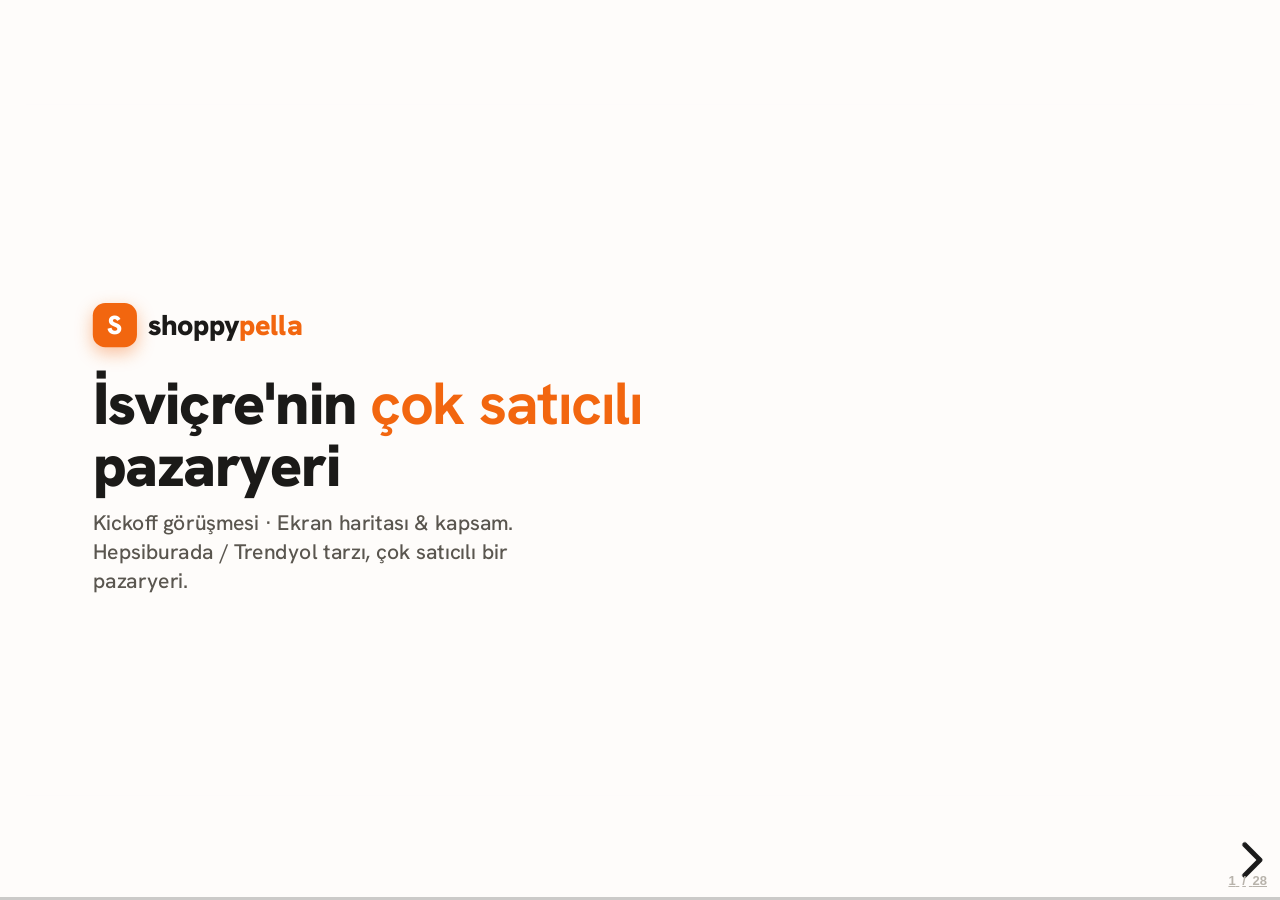
<file: shoppypella-praesentation/index.html>
<!DOCTYPE html>
<html lang="tr">
<head>
<meta charset="utf-8">
<meta name="viewport" content="width=device-width, initial-scale=1">
<title>Shoppypella — Pazaryeri · Kickoff Sunumu</title>
<link rel="icon" href="data:image/svg+xml,%3Csvg xmlns='http://www.w3.org/2000/svg' viewBox='0 0 32 32'%3E%3Crect width='32' height='32' rx='9' fill='%23F2660F'/%3E%3Ctext x='16' y='23' font-family='Arial,sans-serif' font-size='20' font-weight='900' fill='white' text-anchor='middle'%3ES%3C/text%3E%3C/svg%3E">
<link rel="preconnect" href="https://fonts.googleapis.com">
<link rel="preconnect" href="https://fonts.gstatic.com" crossorigin>
<link href="https://fonts.googleapis.com/css2?family=Hanken+Grotesk:wght@400;500;600;700;800;900&display=swap" rel="stylesheet">
<link rel="stylesheet" href="reveal/reset.css">
<link rel="stylesheet" href="reveal/reveal.css">
<style>
  :root{
    --orange:#F2660F; --orange2:#E0322B;
    --ink:#1B1A18; --ink2:#4a4742;
    --body:#5a564f; --muted:#9A958D; --faint:#B8B3AB;
    --canvas:#FEFCFA; --soft:#FAF8F5; --tint:#FFF1E8; --tint2:#FFE4D3;
    --line:#ECE9E4; --line2:#E2DDD5;
    --green:#2E7D5B; --red:#C24A3A;
    --r-lg:18px; --r-md:14px; --r-sm:10px;
  }
  .reveal{ font-family:'Hanken Grotesk',system-ui,sans-serif; color:var(--ink); font-weight:500; }
  .reveal .slides{ text-align:left; }
  .reveal .slides section{ height:100%; }
  .reveal h1,.reveal h2,.reveal h3,.reveal h4{ font-family:'Hanken Grotesk',sans-serif; color:var(--ink); margin:0; line-height:1.05; letter-spacing:-.02em; text-transform:none; }
  .reveal h1{ font-size:62px; font-weight:900; }
  .reveal h2{ font-size:38px; font-weight:900; }
  .reveal h3{ font-size:24px; font-weight:800; }
  .reveal p{ line-height:1.4; }
  .reveal strong{ color:var(--ink); font-weight:800; }
  .reveal section{ background:var(--canvas); }
  .reveal .slide-background{ background:var(--canvas); }
  .reveal ul{ list-style:none; margin:0; padding:0; }
  .reveal em{ font-style:normal; color:var(--orange); font-weight:700; }
  .de{ color:var(--muted); font-weight:700; font-size:.62em; letter-spacing:0; }

  /* logo wordmark */
  .brand{ display:inline-flex; align-items:center; gap:11px; }
  .brand .s{ width:46px; height:46px; border-radius:13px; background:var(--orange); color:#fff; font-weight:900; font-size:27px; display:flex; align-items:center; justify-content:center; box-shadow:0 6px 18px rgba(242,102,15,.4); }
  .brand .wm{ font-weight:900; font-size:30px; letter-spacing:-.01em; }
  .brand .wm i{ color:var(--orange); font-style:normal; }
  .brand.sm .s{ width:30px; height:30px; border-radius:9px; font-size:17px; }
  .brand.sm .wm{ font-size:20px; }

  .eyebrow{ color:var(--orange); font-weight:800; font-size:15px; letter-spacing:.10em; text-transform:uppercase; margin-bottom:14px; }
  .chip{ display:inline-block; background:var(--tint); color:var(--orange); border:1px solid #F3E1D2; font-weight:800; font-size:13px; padding:5px 12px; border-radius:30px; }
  .pill{ display:inline-block; background:#fff; border:1px solid var(--line2); color:var(--ink2); font-weight:700; font-size:14px; padding:6px 13px; border-radius:30px; margin:0 6px 8px 0; }

  /* ---- TITLE ---- */
  .title{ display:flex; flex-direction:column; justify-content:center; height:100%; padding:0 70px; }
  .title h1{ margin:26px 0 12px; max-width:18ch; }
  .title .lead{ font-size:22px; color:var(--body); max-width:40ch; }
  .title .meta{ margin-top:34px; display:flex; gap:10px; flex-wrap:wrap; }
  .title .meta .pill{ background:var(--soft); }

  /* ---- SECTION DIVIDER ---- */
  .divider{ display:flex; flex-direction:column; justify-content:center; height:100%; padding:0 70px; background:linear-gradient(125deg,var(--ink) 0%,#2a2622 55%,#5a2c14 100%); }
  .divider, .divider h2, .divider .eyebrow{ color:#fff; }
  .divider .big{ font-size:120px; font-weight:900; color:var(--orange); line-height:.9; letter-spacing:-.04em; }
  .divider h2{ font-size:46px; margin:8px 0 20px; }
  .divider ul{ display:flex; flex-wrap:wrap; gap:9px; }
  .divider ul li{ background:rgba(255,255,255,.08); border:1px solid rgba(255,255,255,.18); padding:8px 15px; border-radius:30px; font-weight:700; font-size:16px; color:#fff; }
  .divider .slide-bg{}

  /* ---- STANDARD CONTENT ---- */
  .pad{ padding:46px 64px; height:100%; box-sizing:border-box; display:flex; flex-direction:column; }
  .pad h2 .de{ display:inline; }
  .subtitle{ color:var(--body); font-size:19px; margin-top:10px; }

  /* ---- SCREEN SLIDE (2 col) ---- */
  .screen{ display:grid; grid-template-columns:1fr 1.02fr; gap:40px; height:100%; padding:40px 52px; box-sizing:border-box; align-items:start; }
  .screen .left{ display:flex; flex-direction:column; height:100%; }
  .screen .grp{ color:var(--orange); font-weight:800; font-size:13px; letter-spacing:.08em; text-transform:uppercase; margin-bottom:9px; }
  .screen h2{ font-size:33px; }
  .screen .purpose{ color:var(--ink2); font-weight:700; font-size:17px; margin:12px 0 14px; }
  .screen ul.keys{ display:flex; flex-direction:column; gap:9px; }
  .screen ul.keys li{ position:relative; padding-left:22px; font-size:17.5px; line-height:1.28; color:var(--ink2); }
  .screen ul.keys li::before{ content:""; position:absolute; left:2px; top:9px; width:8px; height:8px; border-radius:50%; background:var(--orange); }
  .screen .route{ margin-top:auto; padding-top:14px; color:var(--muted); font-size:14px; font-weight:700; font-family:ui-monospace,monospace; }

  .shot{ height:100%; max-height:620px; border:1px solid var(--line); border-radius:var(--r-lg); overflow:hidden; background:#fff; box-shadow:0 14px 44px rgba(27,26,24,.14); position:relative; }
  .shot img{ display:block; width:100%; height:auto; vertical-align:top; }
  .shot::after{ content:""; position:absolute; left:0; right:0; bottom:0; height:64px; background:linear-gradient(to bottom,rgba(255,255,255,0),rgba(255,255,255,.92)); pointer-events:none; }
  .shot .more{ position:absolute; bottom:10px; left:50%; transform:translateX(-50%); z-index:2; font-size:12px; font-weight:800; color:var(--muted); letter-spacing:.04em; }

  /* badge for mockup vs to-design */
  .tag{ display:inline-flex; align-items:center; gap:6px; font-size:12.5px; font-weight:800; padding:4px 10px; border-radius:30px; }
  .tag.done{ background:#ECEAE6; color:var(--ink2); }
  .tag.plan{ background:var(--tint); color:var(--orange); }
  .tag.done::before{ content:"●"; } .tag.plan::before{ content:"○"; }

  /* ---- GRID CARDS (subscreens / pillars / sitemap) ---- */
  .cards{ display:grid; gap:14px; margin-top:8px; }
  .cards.c2{ grid-template-columns:repeat(2,1fr); }
  .cards.c3{ grid-template-columns:repeat(3,1fr); }
  .card{ background:#fff; border:1px solid var(--line); border-radius:var(--r-md); padding:16px 18px; }
  .card h4{ font-size:18px; font-weight:800; display:flex; align-items:center; gap:8px; }
  .card .ger{ color:var(--ink); }
  .card p{ color:var(--body); font-size:14.5px; margin:6px 0 0; line-height:1.35; }
  .card .o{ color:var(--orange); font-weight:800; }

  .sublist{ margin-top:9px; display:flex; flex-direction:column; gap:6px; }
  .sublist li{ font-size:15px; color:var(--ink2); padding-left:18px; position:relative; }
  .sublist li::before{ content:"○"; position:absolute; left:0; color:var(--orange); font-size:12px; top:2px; }
  .sublist li b{ color:var(--ink); font-weight:800; }

  /* pillars */
  .pillars{ display:grid; grid-template-columns:repeat(4,1fr); gap:12px; margin-top:6px; }
  .pillar{ background:var(--soft); border:1px solid var(--line); border-radius:var(--r-md); padding:14px 15px; }
  .pillar .n{ color:var(--orange); font-weight:900; font-size:13px; }
  .pillar .t{ font-weight:800; font-size:16px; margin-top:3px; }
  .pillar .d{ color:var(--body); font-size:13px; margin-top:4px; line-height:1.3; }

  /* sitemap */
  .map{ display:grid; grid-template-columns:repeat(3,1fr); gap:13px; margin-top:6px; }
  .mapcol{ background:#fff; border:1px solid var(--line); border-radius:var(--r-md); padding:14px 16px; }
  .mapcol h4{ font-size:15px; color:var(--orange); text-transform:uppercase; letter-spacing:.04em; margin-bottom:9px; }
  .mapcol ul li{ font-size:14px; color:var(--ink2); padding:3px 0 3px 18px; position:relative; line-height:1.25; }
  .mapcol ul li.d::before{ content:"●"; position:absolute; left:0; color:var(--ink2); font-size:10px; top:6px; }
  .mapcol ul li.p::before{ content:"○"; position:absolute; left:0; color:var(--orange); font-size:10px; top:6px; }
  .legend{ margin-top:12px; font-size:14px; color:var(--body); font-weight:700; }
  .legend .tag{ margin-right:10px; }

  /* actors */
  .actors{ display:grid; grid-template-columns:repeat(3,1fr); gap:16px; margin-top:18px; }
  .actor{ border:1px solid var(--line); border-radius:var(--r-lg); padding:20px; background:#fff; }
  .actor.k{ background:var(--tint); border-color:#F3E1D2; }
  .actor h3{ font-size:21px; }
  .actor .role{ color:var(--orange); font-weight:800; font-size:14px; margin:2px 0 10px; }
  .actor p{ color:var(--ink2); font-size:15px; line-height:1.4; }

  /* roadmap */
  .road{ display:grid; grid-template-columns:1fr 1fr; gap:18px; margin-top:10px; }
  .road .box{ border:1px solid var(--line); border-radius:var(--r-lg); padding:20px 22px; }
  .road .box.mvp{ background:var(--tint); border-color:#F3E1D2; }
  .road .box h3{ display:flex; align-items:center; gap:10px; font-size:22px; margin-bottom:4px; }
  .road .box .sub{ color:var(--body); font-size:14px; margin-bottom:12px; }
  .road .box ul li{ font-size:15.5px; color:var(--ink2); padding:5px 0 5px 20px; position:relative; }
  .road .box ul li::before{ content:"→"; position:absolute; left:0; color:var(--orange); font-weight:800; }

  /* design tokens */
  .ds{ display:grid; grid-template-columns:1.1fr 1fr; gap:22px; margin-top:8px; }
  .swatches{ display:flex; gap:10px; flex-wrap:wrap; margin:10px 0 16px; }
  .sw{ width:74px; }
  .sw .b{ height:48px; border-radius:10px; border:1px solid rgba(0,0,0,.06); }
  .sw .l{ font-size:11px; color:var(--muted); margin-top:5px; font-weight:700; }
  .feat{ background:var(--soft); border:1px solid var(--line); border-radius:var(--r-md); padding:14px 16px; margin-bottom:10px; }
  .feat h4{ font-size:16px; font-weight:800; }
  .feat p{ font-size:14px; color:var(--body); margin-top:4px; }

  /* next steps */
  .steps{ display:grid; grid-template-columns:repeat(2,1fr); gap:13px; margin-top:14px; }
  .step{ background:#fff; border:1px solid var(--line); border-radius:var(--r-md); padding:15px 18px; display:flex; gap:13px; align-items:flex-start; }
  .step .num{ width:30px; height:30px; flex:0 0 30px; border-radius:9px; background:var(--orange); color:#fff; font-weight:900; display:flex; align-items:center; justify-content:center; font-size:15px; }
  .step .t{ font-weight:800; font-size:16px; }
  .step .d{ color:var(--body); font-size:14px; margin-top:2px; }

  .closing{ display:flex; flex-direction:column; justify-content:center; height:100%; padding:0 70px; background:linear-gradient(125deg,var(--ink),#3a2419 60%,var(--orange) 140%); color:#fff; }
  .closing h2{ color:#fff; font-size:48px; margin:18px 0 14px; }
  .closing p{ color:rgba(255,255,255,.9); font-size:20px; max-width:46ch; }
  .closing .brand .wm{ color:#fff; }

  /* footer brand on content slides */
  .reveal .slidefoot{ position:absolute; bottom:16px; left:52px; font-size:12px; color:var(--faint); font-weight:700; letter-spacing:.02em; }

  .reveal .slide-number{ background:transparent; color:var(--faint); font-weight:700; font-size:13px; }
  .note{ color:var(--muted); font-size:14px; font-weight:600; }
</style>
</head>
<body>
<div class="reveal">
<div class="slides">

<!-- 1 · TITEL -->
<section data-background-color="#FEFCFA">
  <div class="title">
    <div class="brand"><div class="s">S</div><div class="wm">shoppy<i>pella</i></div></div>
    <h1>İsviçre'nin <em>çok satıcılı</em> pazaryeri</h1>
    <p class="lead">Kickoff görüşmesi · Ekran haritası & kapsam. Hepsiburada / Trendyol tarzı, çok satıcılı bir pazaryeri.</p>
  </div>
</section>

<!-- 2 · GÜNDEM -->
<section><div class="pad">
  <div class="eyebrow">Gündem</div>
  <h2>Bugün neyi konuşacağız?</h2>
  <div class="cards c2" style="margin-top:26px">
    <div class="card"><h4><span class="o">1.</span>&nbsp;Pazaryeri analizi</h4><p>Çok satıcılı bir pazaryeri neye ihtiyaç duyar — yapı taşları ve 3 aktör.</p></div>
    <div class="card"><h4><span class="o">2.</span>&nbsp;Sayfa haritası</h4><p>Tüm ekranların gruplanmış sitemap'i — hangileri için mockup hazır, hangileri yeni tasarlanacak.</p></div>
    <div class="card"><h4><span class="o">3.</span>&nbsp;Ekran ekran</h4><p>8 ana ekran (gerçek görsellerle) + gerekli alt ekranlar.</p></div>
    <div class="card"><h4><span class="o">4.</span>&nbsp;Tasarım sistemi & yol haritası</h4><p>Marka, token'lar, responsive ve MVP → Faz 2 planı.</p></div>
  </div>
  <div class="slidefoot">shoppypella · Kickoff</div>
</div></section>

<!-- 3 · SHOPPYPELLA NEDİR -->
<section><div class="pad">
  <div class="eyebrow">Genel Bakış</div>
  <h2>Shoppypella nedir?</h2>
  <p class="subtitle"><strong>Çok satıcılı</strong> bir e-ticaret pazaryeri — birden fazla satıcının ürün sattığı, İsviçre pazarına özel (Almanca, CHF) bir platform. Bu model üç aktöre birden hizmet verir; ekran haritası üçünü de kapsamalı.</p>
  <div class="actors">
    <div class="actor k"><h3>Käufer</h3><div class="role">Alıcı · son kullanıcı</div><p>Keşfet → değerlendir → satın al → siparişleri & hesabı yönet.</p></div>
    <div class="actor"><h3>Verkäufer</h3><div class="role">Satıcı</div><p>Kaydol → ürün ekle → siparişleri yönet → ödeme al → satışları analiz et.</p></div>
    <div class="actor"><h3>Plattform</h3><div class="role">Operatör</div><p>Katalog, ödeme, güven (değerlendirme/doğrulama) ve hukuk — bir çapraz kesit. Admin paneli Faz 2'de.</p></div>
  </div>
  <div class="slidefoot">shoppypella · Kickoff</div>
</div></section>

<!-- 4 · PAZARYERİ ANALİZİ -->
<section><div class="pad">
  <div class="eyebrow">Analiz</div>
  <h2>Bir pazaryeri neye ihtiyaç duyar?</h2>
  <p class="subtitle">İşlevsel yapı taşları — her biri bir ya da birden fazla ekrana karşılık gelir.</p>
  <div class="pillars">
    <div class="pillar"><div class="n">01</div><div class="t">Katalog & Kategoriler</div><div class="d">Çok seviyeli kategori ağacı, alt kategoriler.</div></div>
    <div class="pillar"><div class="n">02</div><div class="t">Arama & Filtre</div><div class="d">Arama, filtre, sıralama, sayfalama.</div></div>
    <div class="pillar"><div class="n">03</div><div class="t">Ürün & Varyant</div><div class="d">Detay, varyant, stok, görsel, değerlendirme.</div></div>
    <div class="pillar"><div class="n">04</div><div class="t">Sepet & Kasa</div><div class="d">Sepet, adres, kargo, ödeme akışı.</div></div>
    <div class="pillar"><div class="n">05</div><div class="t">Hesap & Giriş</div><div class="d">Giriş, kayıt, şifre, doğrulama.</div></div>
    <div class="pillar"><div class="n">06</div><div class="t">Satıcı Yönetimi</div><div class="d">Onboarding, ürün/sipariş/ödeme paneli.</div></div>
    <div class="pillar"><div class="n">07</div><div class="t">Güven</div><div class="d">Değerlendirme, doğrulanmış satıcı, Käuferschutz.</div></div>
    <div class="pillar"><div class="n">08</div><div class="t">Ödeme & Komisyon</div><div class="d">TWINT · Karte · PayPal · Rechnung · %5 komisyon.</div></div>
    <div class="pillar"><div class="n">09</div><div class="t">Lojistik & Kargo</div><div class="d">İsviçre geneli teslimat, takip, iade.</div></div>
    <div class="pillar"><div class="n">10</div><div class="t">Hukuk & Uyum</div><div class="d">MwSt %8.1, AGB, Datenschutz, Impressum.</div></div>
    <div class="pillar"><div class="n">11</div><div class="t">Operatör / Admin</div><div class="d">Satıcı onayı, moderasyon, raporlar — Faz 2.</div></div>
    <div class="pillar" style="background:var(--tint);border-color:#F3E1D2"><div class="n">→</div><div class="t">Sonuç</div><div class="d">8 ana ekran + ~30 alt ekran.</div></div>
  </div>
  <div class="slidefoot">shoppypella · Kickoff</div>
</div></section>

<!-- 5 · SAYFA HARİTASI -->
<section><div class="pad">
  <div class="eyebrow">Sayfa Haritası · Sitemap</div>
  <h2>Hangi ekranlara ihtiyacımız var?</h2>
  <div class="map">
    <div class="mapcol"><h4>A · Alıcı: Keşfet</h4><ul>
      <li class="d">Startseite</li><li class="d">Kategorie-Seite</li><li class="d">Produktdetail</li><li class="d">Verkäufer-Shop</li>
      <li class="p">Suchergebnisse</li><li class="p">Ürün durumları</li></ul></div>
    <div class="mapcol"><h4>B · Sepet & Kasa</h4><ul>
      <li class="d">Warenkorb & Kasse</li><li class="p">Lieferung / Zahlung (adımlar)</li><li class="p">Bestellbestätigung</li></ul>
      <h4 style="margin-top:12px">C · Kimlik Doğrulama</h4><ul>
      <li class="p">Anmelden</li><li class="p">Konto erstellen</li><li class="p">Passwort vergessen / zurücksetzen</li><li class="p">E-Mail-Verifizierung</li></ul></div>
    <div class="mapcol"><h4>D · Mein Konto</h4><ul>
      <li class="d">Konto-Übersicht</li><li class="p">Bestellungen + Detay/Takip</li><li class="p">Adressen · Zahlungsmethoden</li><li class="p">Wunschliste · Bewertungen</li><li class="p">Einstellungen (5 sekme)</li></ul></div>
    <div class="mapcol"><h4>E · Verkäufer</h4><ul>
      <li class="d">Verkäufer-Registrierung</li><li class="d">Verkäufer-Dashboard</li><li class="p">Verkäufer werden (Landing)</li><li class="p">Produkte · Produkt-Formular</li><li class="p">Bestellungen · Versand</li><li class="p">Auszahlungen · Bewertungen · Einstellungen</li></ul></div>
    <div class="mapcol"><h4>F · Sistem / Genel</h4><ul>
      <li class="p">Globale Suche</li><li class="p">404 / Fehlerseite</li><li class="p">Hilfe / FAQ</li><li class="p">Rechtliches (AGB…)</li><li class="p">Plattform-Admin (Faz 2)</li></ul></div>
    <div class="mapcol" style="background:var(--soft)"><h4 style="color:var(--ink)">Özet</h4>
      <p style="font-size:30px;font-weight:900;margin:4px 0">8 <span style="color:var(--ink2)">●</span></p>
      <p class="note">mockup'ı hazır ana ekran</p>
      <p style="font-size:30px;font-weight:900;margin:10px 0 4px">~30 <span style="color:var(--orange)">○</span></p>
      <p class="note">yeni tasarlanacak ekran</p></div>
  </div>
  <div class="legend"><span class="tag done">Mockup hazır (referans)</span><span class="tag plan">Yeni tasarlanacak</span></div>
  <p class="note" style="margin-top:8px">Not: Mockup'lar yalnızca referanstır — hiçbir ekran henüz tasarlanıp uygulanmadı.</p>
  <div class="slidefoot">shoppypella · Kickoff</div>
</div></section>

<!-- 6 · DIVIDER A -->
<section data-background-color="#1B1A18">
  <div class="divider">
    <div class="eyebrow">Bölüm A</div>
    <div class="big">A</div>
    <h2>Alıcı — Keşfet & Satın Al</h2>
    <ul><li>Startseite</li><li>Kategorie-Seite</li><li>Produktdetail</li><li>Verkäufer-Shop</li><li>+ alt ekranlar</li></ul>
  </div>
</section>

<!-- 7 · STARTSEITE -->
<section><div class="screen">
  <div class="left">
    <div class="grp">A · Alıcı · Keşfet</div>
    <h2>Startseite <span class="tag done" style="vertical-align:middle">Mockup hazır</span></h2>
    <p class="purpose">Amaç: Giriş noktası — kategorileri ve öne çıkan ürünleri keşfet.</p>
    <ul class="keys">
      <li>Sticky başlık: büyük arama + sepet + „Verkäufer werden"</li>
      <li>Galaxus tarzı kategori kenar çubuğu (akordeon, tek açık)</li>
      <li>Hero: „Der Marktplatz der Schweiz" + „Jetzt entdecken" CTA</li>
      <li><strong>Beliebte Produkte</strong> — 4'lü ürün ızgarası (8 ürün)</li>
      <li><strong>Neu eingetroffen</strong> — yeni gelenler ızgarası</li>
      <li>USP şeridi: ücretsiz kargo · 30 gün iade · güvenli ödeme · destek</li>
      <li>Mobil: alt sekme çubuğu + hamburger drawer</li>
    </ul>
    <div class="route">shoppypella.ch</div>
  </div>
  <div class="shot"><img src="screens/01-startseite.png" alt="Startseite"><span class="more">↓ devamı kaydırılır</span></div>
</div></section>

<!-- 8 · KATEGORIE -->
<section><div class="screen">
  <div class="left">
    <div class="grp">A · Alıcı · Keşfet</div>
    <h2>Kategorie-Seite <span class="tag done" style="vertical-align:middle">Mockup hazır</span></h2>
    <p class="purpose">Amaç: Bir kategoride ürünleri filtrele & gözat.</p>
    <ul class="keys">
      <li>Breadcrumb + kategori banner'ı (ürün & satıcı sayısı)</li>
      <li>Alt kategori pill'leri (Reinigung, Aufbewahrung, Raumdüfte…)</li>
      <li>Filtre kenar çubuğu: fiyat aralığı (çift kaydırıcı)</li>
      <li>Filtreler: alt kategori · puan · satıcı · stok</li>
      <li>Sıralama barı: „9 von 248 Produkten" + Beliebtheit ▾</li>
      <li>Ürün ızgarası (≈5'li) + sayfalama (1 … 28)</li>
    </ul>
    <div class="route">shoppypella.ch/c/haushalt-wohnen</div>
  </div>
  <div class="shot"><img src="screens/02-kategorie.png" alt="Kategorie-Seite"><span class="more">↓ devamı kaydırılır</span></div>
</div></section>

<!-- 9 · PRODUKTDETAIL -->
<section><div class="screen">
  <div class="left">
    <div class="grp">A · Alıcı · Keşfet</div>
    <h2>Produktdetail <span class="tag done" style="vertical-align:middle">Mockup hazır</span></h2>
    <p class="purpose">Amaç: Ürünü incele & satın al.</p>
    <ul class="keys">
      <li>Galeri: ana görsel + 4 küçük resim · „−24%" rozeti</li>
      <li>Buy-box: satıcı çipi (Pella Home ✓) · başlık · puan 4.7 (128)</li>
      <li>Fiyat: CHF 12.90 (üstü çizili 16.90) + tasarruf çipi</li>
      <li>Varyant çipleri (Duftrichtung) · adet sayacı · stok</li>
      <li>Eylemler: In den Warenkorb · Sofort kaufen · favori</li>
      <li>Sekmeler: Beschreibung / Bewertungen / Versand + spec tablosu</li>
      <li>Değerlendirme histogramı + „Das könnte Ihnen gefallen"</li>
    </ul>
    <div class="route">shoppypella.ch/p/london-blue-250ml</div>
  </div>
  <div class="shot"><img src="screens/03-produktdetail.png" alt="Produktdetail"><span class="more">↓ devamı kaydırılır</span></div>
</div></section>

<!-- 10 · VERKÄUFER-SHOP -->
<section><div class="screen">
  <div class="left">
    <div class="grp">A · Alıcı · Keşfet</div>
    <h2>Verkäufer-Shop <span class="tag done" style="vertical-align:middle">Mockup hazır</span></h2>
    <p class="purpose">Amaç: Bir satıcının vitrini.</p>
    <ul class="keys">
      <li>Kapak banner'ı + avatar + rozetler (Geprüft · Top-Verkäufer)</li>
      <li>Puan · 1'240 değerlendirme · %96 olumlu · „Versand aus Zürich"</li>
      <li>Eylemler: + Folgen · Nachricht</li>
      <li>İstatistik kartları: 64 ürün · 4.8★ · 3'400 takipçi · &lt; 2 sa yanıt</li>
      <li>Sekmeler: Alle Produkte / Bestseller / Über uns / Bewertungen</li>
      <li>„Meistverkauft" öne çıkan şerit + satıcının ürün ızgarası</li>
    </ul>
    <div class="route">shoppypella.ch/shop/pella-home</div>
  </div>
  <div class="shot"><img src="screens/04-verkaeufer-shop.png" alt="Verkäufer-Shop"><span class="more">↓ devamı kaydırılır</span></div>
</div></section>

<!-- 11 · A ALT EKRANLAR -->
<section><div class="pad">
  <div class="eyebrow">A · Alıcı · Keşfet</div>
  <h2>Alt ekranlar <span class="tag plan" style="vertical-align:middle">Yeni tasarlanacak</span></h2>
  <div class="cards c3" style="margin-top:22px">
    <div class="card"><h4>Suchergebnisse</h4><p>Kategori düzeniyle; arama sorgusu + filtreler + sıralama.</p></div>
    <div class="card"><h4>Ürün durumları</h4><p>Bewertungen-Tab (tüm yorumlar), galeri-lightbox, „Nicht lieferbar" durumu.</p></div>
    <div class="card"><h4>Boş sonuç</h4><p>0 sonuç / boş kategori + öneriler.</p></div>
  </div>
  <p class="note" style="margin-top:18px">Bu ekranlar mevcut bileşenleri (ProductCard, filtre, ızgara) yeniden kullanır.</p>
  <div class="slidefoot">shoppypella · Kickoff</div>
</div></section>

<!-- 12 · WARENKORB & KASSE -->
<section><div class="screen">
  <div class="left">
    <div class="grp">B · Sepet & Kasa</div>
    <h2>Warenkorb & Kasse <span class="tag done" style="vertical-align:middle">Mockup hazır</span></h2>
    <p class="purpose">Amaç: Tek sayfada sepeti incele & öde.</p>
    <ul class="keys">
      <li>3 adımlı gösterge: Warenkorb → Lieferung → Zahlung</li>
      <li>Satıcı grubu + satır ürünler (varyant · adet · stok · Entfernen)</li>
      <li>Lieferadresse seç + „Neue Adresse"</li>
      <li>Lieferart: Standard (Gratis) / Express (CHF 9.90)</li>
      <li>Zahlungsart: TWINT · Karte · PayPal · Rechnung</li>
      <li>Sticky özet: Gutschein · ara toplam · kargo · indirim · MwSt</li>
      <li>„Kostenpflichtig bestellen" + SSL & güven rozetleri</li>
    </ul>
    <div class="route">shoppypella.ch/warenkorb</div>
  </div>
  <div class="shot"><img src="screens/06-warenkorb.png" alt="Warenkorb & Kasse"><span class="more">↓ devamı kaydırılır</span></div>
</div></section>

<!-- 13 · B ALT EKRANLAR -->
<section><div class="pad">
  <div class="eyebrow">B · Sepet & Kasa</div>
  <h2>Checkout adımları & onay <span class="tag plan" style="vertical-align:middle">Yeni tasarlanacak</span></h2>
  <div class="cards c3" style="margin-top:22px">
    <div class="card"><h4>Lieferung</h4><p>Adres & kargo seçimi (tek sayfa kasanın 2. durumu).</p></div>
    <div class="card"><h4>Zahlung</h4><p>Ödeme yöntemi onayı & son özet (3. durum).</p></div>
    <div class="card"><h4>Bestellbestätigung</h4><p><span class="o">Prototipte yok →</span> sipariş özeti, sipariş no, takip linki, „Danke" sayfası. Dönüşüm için kritik.</p></div>
  </div>
  <div class="slidefoot">shoppypella · Kickoff</div>
</div></section>

<!-- 14 · AUTH (C) -->
<section><div class="pad">
  <div class="eyebrow">C · Kimlik Doğrulama</div>
  <h2>Giriş & Kayıt akışı <span class="tag plan" style="vertical-align:middle">Yeni tasarlanacak</span></h2>
  <p class="subtitle">Prototipte yok — güven & dönüşüm için MVP'de gerekli. 5 ekran:</p>
  <div class="cards c3" style="margin-top:14px">
    <div class="card"><h4>Anmelden</h4><p>Giriş — e-posta/şifre, „Passwort vergessen", sosyal/TWINT opsiyonu.</p></div>
    <div class="card"><h4>Konto erstellen</h4><p>Müşteri kaydı — ad, e-posta, şifre + AGB onayı.</p></div>
    <div class="card"><h4>Passwort vergessen</h4><p>Sıfırlama isteği (e-posta ile bağlantı).</p></div>
    <div class="card"><h4>Passwort zurücksetzen</h4><p>Yeni şifre belirleme.</p></div>
    <div class="card"><h4>E-Mail-Verifizierung</h4><p>Kod/OTP onayı; opsiyonel 2FA.</p></div>
    <div class="card" style="background:var(--soft)"><h4 class="o">Not</h4><p>Alıcı & satıcı bu akışı paylaşır; panel için ayrıca „Verkäufer-Login".</p></div>
  </div>
  <div class="slidefoot">shoppypella · Kickoff</div>
</div></section>

<!-- 15 · DIVIDER D -->
<section data-background-color="#1B1A18">
  <div class="divider">
    <div class="eyebrow">Bölüm D</div>
    <div class="big">D</div>
    <h2>Mein Konto — Alıcı Hesabı</h2>
    <ul><li>Konto-Übersicht</li><li>Bestellungen</li><li>Adressen · Zahlungen</li><li>Wunschliste · Bewertungen</li><li>Einstellungen (5 sekme)</li></ul>
  </div>
</section>

<!-- 16 · MEIN KONTO -->
<section><div class="screen">
  <div class="left">
    <div class="grp">D · Alıcı Hesabı</div>
    <h2>Mein Konto <span class="tag done" style="vertical-align:middle">Mockup hazır</span></h2>
    <p class="purpose">Amaç: Müşteri self-servis (genel bakış).</p>
    <ul class="keys">
      <li>Profil kartı (avatar · „Mitglied seit 2024") + hesap menüsü</li>
      <li>İstatistik: 14 sipariş · CHF 312 tasarruf · 8 favori · 2 değerlendirme</li>
      <li><strong>„Meine Bestellungen"</strong> listesi: durum çipi + eylem butonu</li>
      <li>Eylemler: Sendung verfolgen / Erneut kaufen / Bewerten</li>
      <li>Standart adres kartı + Zahlungsmethoden kartı</li>
      <li>Menü: Bestellungen · Adressen · Zahlungen · Wunschliste · Einstellungen</li>
    </ul>
    <div class="route">shoppypella.ch/konto</div>
  </div>
  <div class="shot"><img src="screens/05-mein-konto.png" alt="Mein Konto"><span class="more">↓ devamı kaydırılır</span></div>
</div></section>

<!-- 17 · D KONTO ALT SAYFALAR -->
<section><div class="pad">
  <div class="eyebrow">D · Alıcı Hesabı</div>
  <h2>Konto alt sayfaları <span class="tag plan" style="vertical-align:middle">Yeni tasarlanacak</span></h2>
  <div class="cards c3" style="margin-top:20px">
    <div class="card"><h4>Bestellungen</h4><p>Sipariş geçmişi, durum filtreleri.</p></div>
    <div class="card"><h4>Bestelldetail / Takip</h4><p>Sipariş detayı + Sendungsverfolgung.</p></div>
    <div class="card"><h4>Adressen</h4><p>Adres defteri + ekle/düzenle/sil.</p></div>
    <div class="card"><h4>Zahlungsmethoden</h4><p>TWINT / kart yönetimi.</p></div>
    <div class="card"><h4>Wunschliste</h4><p>Kaydedilen / favori ürünler.</p></div>
    <div class="card"><h4>Meine Bewertungen</h4><p>Kendi değerlendirmelerim + „Bewertung schreiben".</p></div>
  </div>
  <div class="slidefoot">shoppypella · Kickoff</div>
</div></section>

<!-- 18 · D EINSTELLUNGEN -->
<section><div class="pad">
  <div class="eyebrow">D · Alıcı Hesabı · Einstellungen</div>
  <h2>Einstellungen — sekmeler <span class="tag plan" style="vertical-align:middle">Yeni tasarlanacak</span></h2>
  <p class="subtitle">Einstellungen tek bir ekran değil, 5 sekmedir:</p>
  <div class="cards c3" style="margin-top:14px">
    <div class="card"><h4>Profil</h4><p>Ad, e-posta, telefon, dil seçimi.</p></div>
    <div class="card"><h4>Sicherheit / Passwort</h4><p>Şifre değiştirme, 2FA, oturumlar.</p></div>
    <div class="card"><h4>Benachrichtigungen</h4><p>E-posta / push tercihleri.</p></div>
    <div class="card"><h4>Sprache & Region</h4><p>DE / FR / IT · CHF · İsviçre bölgesi.</p></div>
    <div class="card"><h4>Konto löschen</h4><p>Hesap silme / veri talebi (uyum).</p></div>
    <div class="card" style="background:var(--soft)"><h4 class="o">Abmelden</h4><p>Oturumu kapat (eylem).</p></div>
  </div>
  <div class="slidefoot">shoppypella · Kickoff</div>
</div></section>

<!-- 19 · DIVIDER E -->
<section data-background-color="#1B1A18">
  <div class="divider">
    <div class="eyebrow">Bölüm E</div>
    <div class="big">E</div>
    <h2>Verkäufer — Satıcı</h2>
    <ul><li>Verkäufer-Registrierung</li><li>Verkäufer-Dashboard</li><li>Produkte · Bestellungen</li><li>Versand · Auszahlungen</li><li>+ alt ekranlar</li></ul>
  </div>
</section>

<!-- 20 · REGISTRIERUNG -->
<section><div class="screen">
  <div class="left">
    <div class="grp">E · Satıcı</div>
    <h2>Verkäufer-Registrierung <span class="tag done" style="vertical-align:middle">Mockup hazır</span></h2>
    <p class="purpose">Amaç: Yeni satıcı onboarding.</p>
    <ul class="keys">
      <li>Kendi üst barı: „Verkäufer-Center" (pazaryeri başlığı değil)</li>
      <li>4 adımlı stepper: Konto → Firmendaten → Verifizierung → Fertig</li>
      <li>Firmendaten formu: Firma · Rechtsform · UID · adres · Kanton · IBAN</li>
      <li>AGB onayı + „Weiter zur Verifizierung"</li>
      <li>Sağ panel: 0.– başlangıç · %5 komisyon · 48 sa Freischaltung</li>
      <li>Avantaj listesi + satıcı referansı (testimonial)</li>
    </ul>
    <div class="route">verkaufen.shoppypella.ch/start</div>
  </div>
  <div class="shot"><img src="screens/07-registrierung.png" alt="Verkäufer-Registrierung"></div>
</div></section>

<!-- 21 · DASHBOARD -->
<section><div class="screen">
  <div class="left">
    <div class="grp">E · Satıcı</div>
    <h2>Verkäufer-Dashboard <span class="tag done" style="vertical-align:middle">Mockup hazır</span></h2>
    <p class="purpose">Amaç: Satıcı arka ofisi.</p>
    <ul class="keys">
      <li>Koyu üst bar + sol panel menüsü (Übersicht aktif)</li>
      <li>Uyarı kartları: kargo bekleyen · düşük stok</li>
      <li>4 KPI: Umsatz · Bestellungen · Conversion · Bewertung</li>
      <li>„Umsatz pro Tag" bar grafiği + „Nächste Auszahlung" kartı</li>
      <li>„Neueste Bestellungen" tablosu (durum çipleri)</li>
      <li>„Top-Produkte" listesi (stok uyarıları)</li>
    </ul>
    <div class="route">verkaufen.shoppypella.ch/dashboard</div>
  </div>
  <div class="shot"><img src="screens/08-dashboard.png" alt="Verkäufer-Dashboard"><span class="more">↓ devamı kaydırılır</span></div>
</div></section>

<!-- 22 · E ALT EKRANLAR -->
<section><div class="pad">
  <div class="eyebrow">E · Satıcı</div>
  <h2>Satıcı paneli alt ekranları <span class="tag plan" style="vertical-align:middle">Yeni tasarlanacak</span></h2>
  <div class="cards c3" style="margin-top:18px">
    <div class="card"><h4>Verkäufer werden</h4><p>Pazarlama / landing sayfası (kayda yönlendirir).</p></div>
    <div class="card"><h4>Produkte</h4><p>Ürün listesi yönetimi (durum, stok, fiyat).</p></div>
    <div class="card"><h4>Produkt anlegen/bearbeiten</h4><p>Form (görsel, varyant, fiyat).</p></div>
    <div class="card"><h4>Bestellungen</h4><p>Satıcı siparişleri + detay & kargo işaretleme.</p></div>
    <div class="card"><h4>Versand</h4><p>Kargo / etiket / takip.</p></div>
    <div class="card"><h4>Auszahlungen</h4><p>Bakiye, ödeme geçmişi, banka bilgisi.</p></div>
    <div class="card"><h4>Bewertungen</h4><p>Satıcı değerlendirmeleri + yanıt.</p></div>
    <div class="card"><h4>Einstellungen</h4><p>Shop-Profil · Tarif/Plan · Team · Steuern.</p></div>
    <div class="card" style="background:var(--soft)"><h4 class="o">Verkäufer-Login</h4><p>Satıcı girişi (auth ile paylaşılır).</p></div>
  </div>
  <div class="slidefoot">shoppypella · Kickoff</div>
</div></section>

<!-- 23 · SİSTEM (F) -->
<section><div class="pad">
  <div class="eyebrow">F · Sistem / Genel</div>
  <h2>Çapraz kesit sayfalar <span class="tag plan" style="vertical-align:middle">Yeni tasarlanacak</span></h2>
  <div class="cards c3" style="margin-top:20px">
    <div class="card"><h4>Globale Suche</h4><p>Genel arama + öneriler / otomatik tamamlama.</p></div>
    <div class="card"><h4>404 / Fehlerseite</h4><p>Hata & boş durum sayfaları.</p></div>
    <div class="card"><h4>Hilfe / FAQ</h4><p>Müşteri hizmetleri, sık sorulanlar, iletişim.</p></div>
    <div class="card"><h4>Rechtliches</h4><p>AGB · Datenschutz · Impressum · Widerruf (footer linkleri).</p></div>
    <div class="card"><h4>Plattform-Admin <span class="note">(Faz 2)</span></h4><p>Operatör paneli: satıcı onayı, moderasyon, komisyon, raporlar.</p></div>
    <div class="card" style="background:var(--soft)"><h4 class="o">Shell</h4><p>Ortak header/footer/drawer/bottom-bar — tüm alıcı ekranlarında.</p></div>
  </div>
  <div class="slidefoot">shoppypella · Kickoff</div>
</div></section>

<!-- 24 · TASARIM SİSTEMİ -->
<section><div class="pad">
  <div class="eyebrow">Tasarım Sistemi</div>
  <h2>Marka & Tasarım Sistemi</h2>
  <div class="ds">
    <div>
      <div class="swatches">
        <div class="sw"><div class="b" style="background:#F2660F"></div><div class="l">Orange #F2660F</div></div>
        <div class="sw"><div class="b" style="background:#1B1A18"></div><div class="l">Ink #1B1A18</div></div>
        <div class="sw"><div class="b" style="background:#FFF1E8"></div><div class="l">Tint</div></div>
        <div class="sw"><div class="b" style="background:#2E7D5B"></div><div class="l">Success</div></div>
        <div class="sw"><div class="b" style="background:#FEFCFA;border:1px solid #ECE9E4"></div><div class="l">Canvas</div></div>
      </div>
      <ul class="keys">
        <li>Tipografi: <strong>Hanken Grotesk</strong> (400–900)</li>
        <li>Radius: buton 12 · kart 14 · panel 16 · hero 20</li>
        <li>Boşluk skalası: 4 / 8 / 12 / 16 / 24 / 40</li>
        <li><strong>Responsive:</strong> Desktop + Mobil (~430px) — alt sekme + drawer</li>
        <li>Dil & Para birimi: Deutsch · CHF · Schweiz</li>
      </ul>
    </div>
    <div>
      <div class="feat"><h4>Theming (keşifsel)</h4><p>Prototipte 4 eksen denendi: Font · Radius · Background · Akzent. <strong>Marka turuncusu her varyantta sabit kalır.</strong></p></div>
      <div class="feat" style="background:var(--tint);border-color:#F3E1D2"><h4 class="o">Üretim varsayılanı: „Classic"</h4><p>Grotesk + Normal radius + beyaz arka plan + Solid turuncu. Üretimde switcher yok — tek kombinasyon uygulanır.</p></div>
      <div class="feat"><h4>İkonlar & Varlıklar</h4><p>Lucide tarzı stroke ikon seti · 12 gerçek Pella ürün görseli · gerçek logo.</p></div>
    </div>
  </div>
  <div class="slidefoot">shoppypella · Kickoff</div>
</div></section>

<!-- 25 · FAZ 1 · MVP -->
<section><div class="pad">
  <div class="eyebrow">Yol Haritası · Faz 1</div>
  <h2>MVP — tam çalışan pazaryeri</h2>
  <p class="subtitle"><strong>Faz 1:</strong> uçtan uca çalışan, yayına alınmış bir pazaryeri. Aşağıdakilerin tümü MVP kapsamındadır — <strong>not:</strong> hiçbir ekran henüz tasarlanıp uygulanmadı.</p>
  <div class="cards c3" style="margin-top:12px">
    <div class="card"><h4>Alıcı · Alışveriş</h4><ul class="sublist">
      <li>Katalog: kategori & alt kategori</li><li>Ürün listeleme · detay</li><li>Arama · filtre · sıralama</li></ul></div>
    <div class="card"><h4>Sepet & Ödeme</h4><ul class="sublist">
      <li>Sepet + tek sayfa kasa</li><li>Ödeme: <b>TWINT · Karte · Rechnung</b></li><li>Sipariş onayı + e-posta</li></ul></div>
    <div class="card"><h4>Hesap & Giriş</h4><ul class="sublist">
      <li>Kayıt · giriş · şifre sıfırlama</li><li>Siparişler · adresler</li><li>Ödeme yöntemleri</li></ul></div>
    <div class="card"><h4>Satıcı</h4><ul class="sublist">
      <li>Onboarding + doğrulama</li><li>Ürün & sipariş yönetimi</li><li>Auszahlungen (ödemeler)</li></ul></div>
    <div class="card"><h4>Güven</h4><ul class="sublist">
      <li>Değerlendirme & puan</li><li>Doğrulanmış satıcı rozeti</li><li>Käuferschutz / iade</li></ul></div>
    <div class="card"><h4>Altyapı · Uyum · Operasyon</h4><ul class="sublist">
      <li>Responsive: Desktop + Mobil · DE · CHF</li><li>Hukuk: AGB · Datenschutz · Impressum</li><li>Temel operatör paneli (satıcı onayı)</li></ul></div>
  </div>
  <div class="slidefoot">shoppypella · Kickoff</div>
</div></section>

<!-- 26 · FAZ 2 · BÜYÜME -->
<section><div class="pad">
  <div class="eyebrow">Yol Haritası · Faz 2</div>
  <h2>Faz 2 — MVP üstüne büyüme</h2>
  <p class="subtitle">Yayına aldıktan sonra: MVP üstüne kurulan büyüme & ölçek katmanı.</p>
  <div class="cards c3" style="margin-top:12px">
    <div class="card"><h4><span class="o">Marketing</span></h4><ul class="sublist">
      <li>Kampanyalar & kuponlar</li><li>E-posta / CRM · push</li><li>Sadakat & puan programı</li></ul></div>
    <div class="card"><h4><span class="o">Analytics</span></h4><ul class="sublist">
      <li>Dönüşüm / funnel analizi</li><li>Satıcı & platform raporları</li><li>A/B test altyapısı</li></ul></div>
    <div class="card"><h4><span class="o">SEO</span></h4><ul class="sublist">
      <li>Teknik SEO & site haritası</li><li>Yapısal veri (schema.org)</li><li>İçerik / blog · çok dilli SEO</li></ul></div>
    <div class="card"><h4><span class="o">Mobil Uygulamalar</span></h4><ul class="sublist">
      <li>iOS & Android</li><li>Push & native ödeme</li><li>Native alışveriş deneyimi</li></ul></div>
    <div class="card"><h4><span class="o">Uluslararası</span></h4><ul class="sublist">
      <li>Çoklu dil: FR / IT</li><li>Çoklu para birimi</li><li>Bölgesel kargo</li></ul></div>
    <div class="card"><h4><span class="o">Operasyon+</span></h4><ul class="sublist">
      <li>Gelişmiş Plattform-Admin</li><li>Moderasyon & komisyon yönetimi</li><li>Kişiselleştirme / öneri motoru</li></ul></div>
  </div>
  <div class="slidefoot">shoppypella · Kickoff</div>
</div></section>

<!-- 27 · TEKNİK YAKLAŞIM -->
<section><div class="pad">
  <div class="eyebrow">Teknik Yaklaşım</div>
  <h2>Prototipten ürüne</h2>
  <div class="cards c2" style="margin-top:18px">
    <div class="card"><h4>Kaynak</h4><p>Tasarım, <code>.dc.html</code> streaming-component prototipi — birebir referans (renk, boşluk, tipografi, Almanca metin), <em>framework değil</em>.</p></div>
    <div class="card"><h4>Hedef Stack</h4><p>Uygun stack ile yeniden inşa: React + Router + component lib (veya ekip standardı).</p></div>
    <div class="card"><h4>Görseller</h4><p>Buradaki görseller prototipin <strong>gerçek render'larıdır</strong> — navigator/cihaz çerçevesi olmadan.</p></div>
    <div class="card"><h4>Routing & State</h4><p>Navigator değil gerçek route'lar; sepet, auth, satıcı verisi için gerçek state & API.</p></div>
    <div class="card"><h4>Bu sunum</h4><p><strong>reveal.js</strong> ile hazırlandı (yerel, çevrimdışı çalışır). Ok tuşları / boşluk ile gezilir.</p></div>
    <div class="card"><h4>Bileşen yeniden kullanımı</h4><p>ProductCard, header, footer, filtre, KPI kartı — alt ekranların çoğu bunları tekrar kullanır.</p></div>
  </div>
  <div class="slidefoot">shoppypella · Kickoff</div>
</div></section>

<!-- 28 · SONRAKİ ADIMLAR / KAPANIŞ -->
<section data-background-color="#1B1A18">
  <div class="closing">
    <div class="brand sm"><div class="s">S</div><div class="wm">shoppy<i>pella</i></div></div>
    <h2>Sonraki adımlar</h2>
    <div class="steps">
      <div class="step"><div class="num">1</div><div><div class="t">Kapsamı onayla</div><div class="d">MVP ekran listesi & öncelikler.</div></div></div>
      <div class="step"><div class="num">2</div><div><div class="t">Stack kararı</div><div class="d">Framework + component lib.</div></div></div>
      <div class="step"><div class="num">3</div><div><div class="t">Sağlayıcılar</div><div class="d">Ödeme (TWINT/Stripe), auth, kargo.</div></div></div>
      <div class="step"><div class="num">4</div><div><div class="t">Sprint planı</div><div class="d">Design-token'lar → shell → ekranlar.</div></div></div>
    </div>
    <p style="margin-top:26px">Teşekkürler — sorularınız için hazırız. 🍊</p>
  </div>
</section>

</div>
</div>

<script src="reveal/reveal.js"></script>
<script>
  Reveal.initialize({
    width: 1280,
    height: 720,
    margin: 0.04,
    minScale: 0.2,
    maxScale: 1.6,
    hash: true,
    slideNumber: 'c/t',
    transition: 'slide',
    transitionSpeed: 'fast',
    controls: true,
    progress: true
  });
</script>
</body>
</html>
</file>
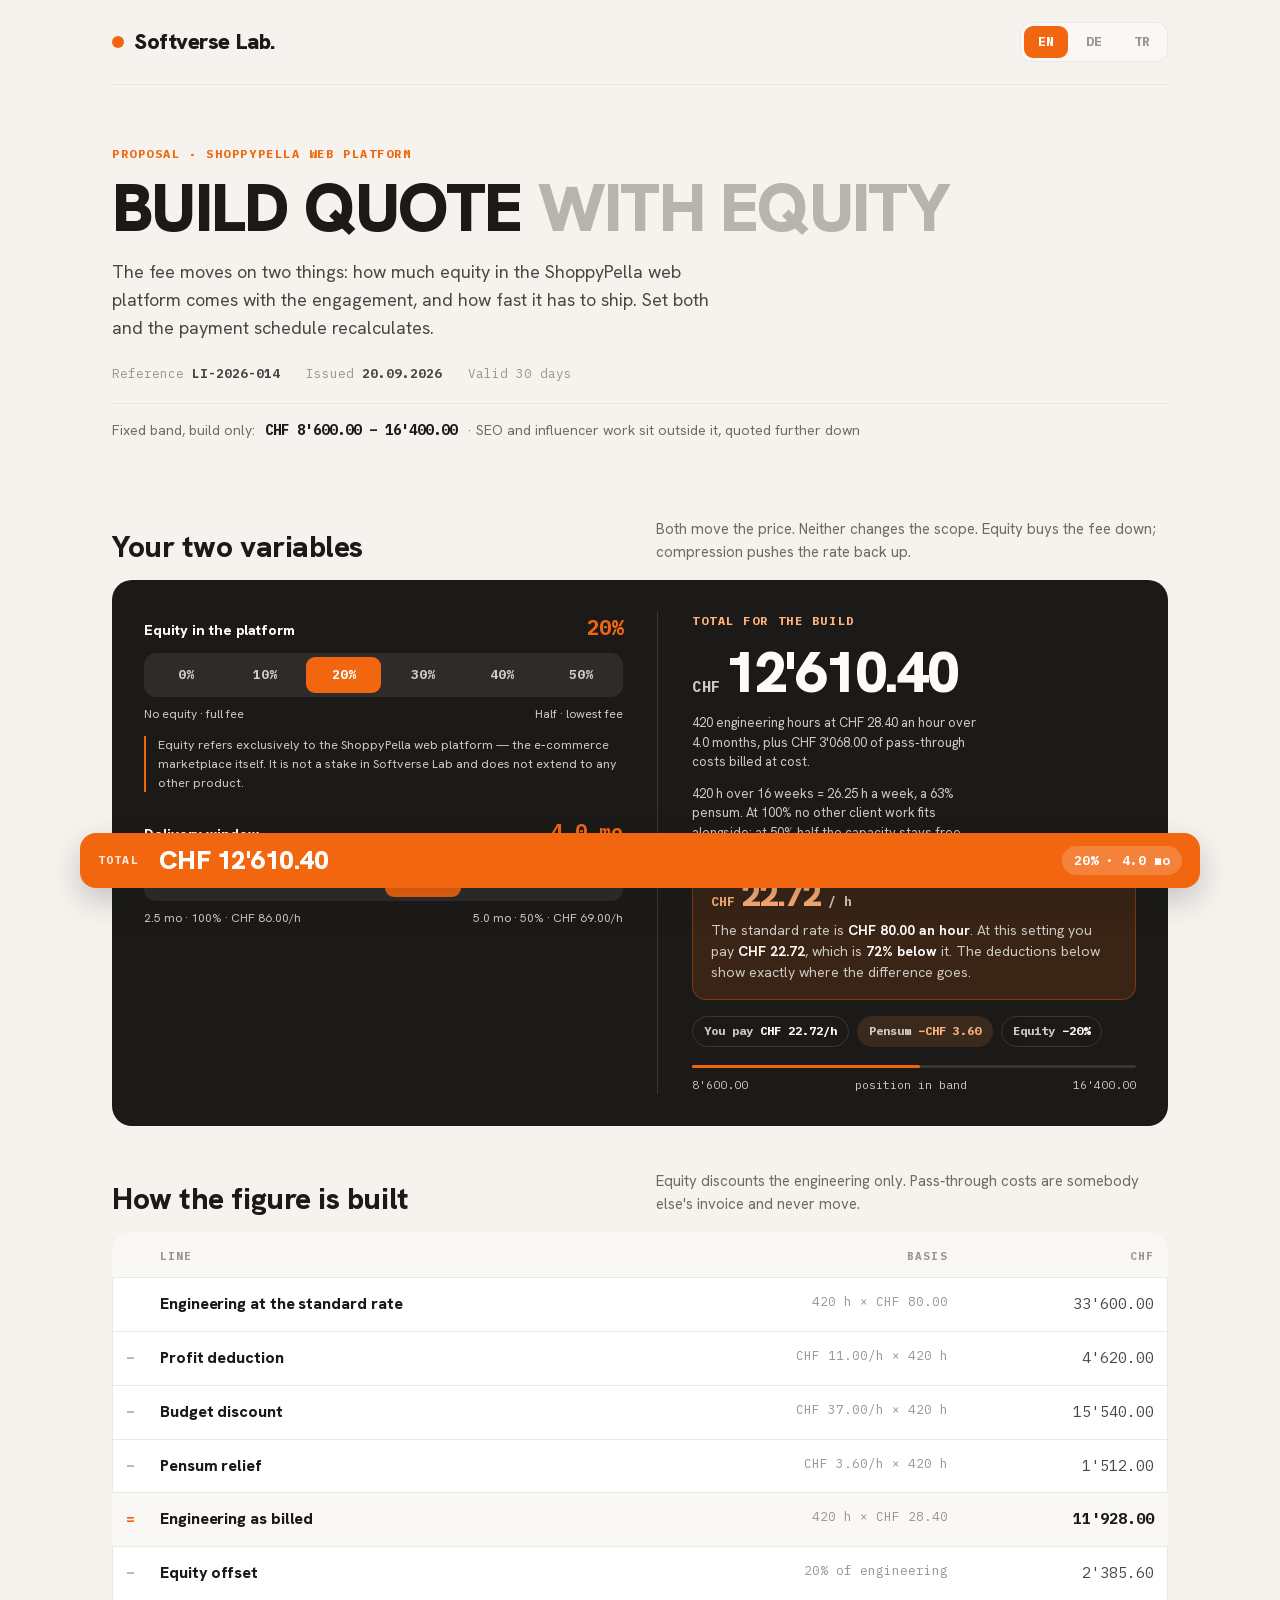
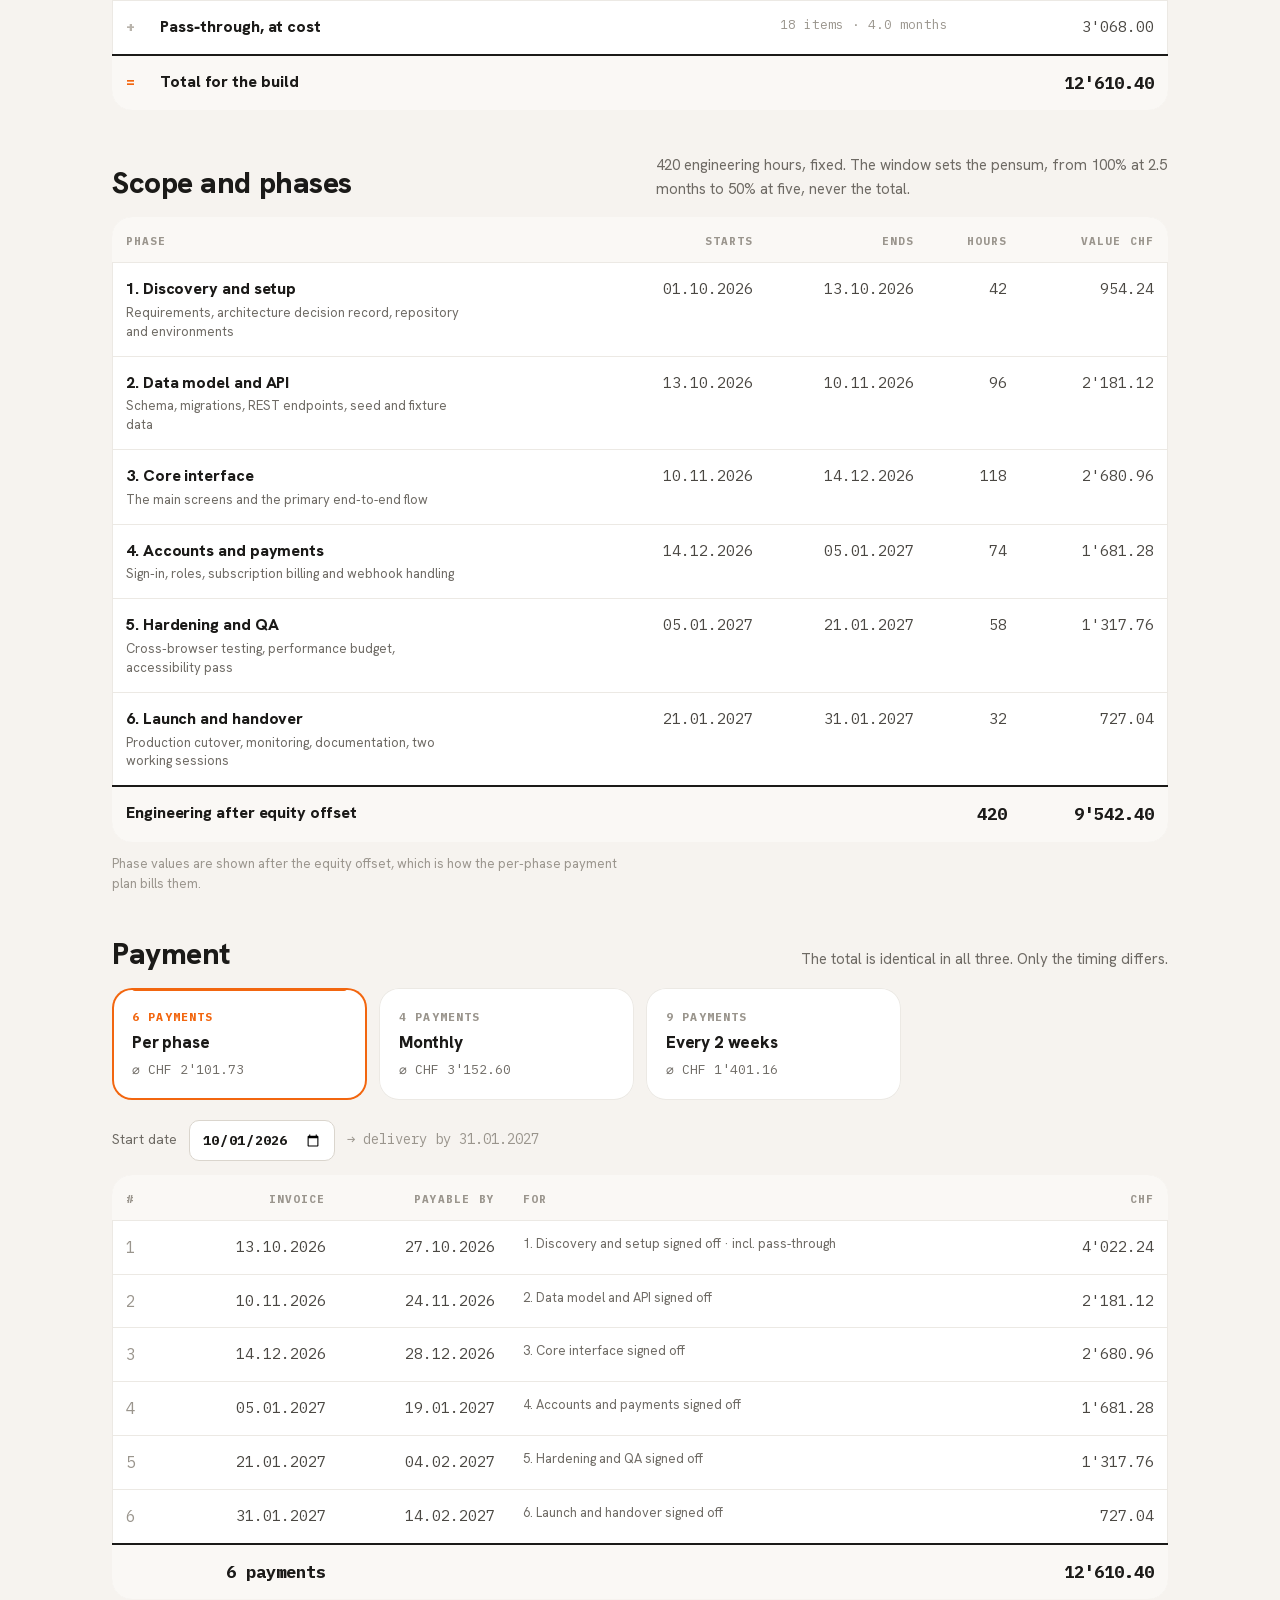
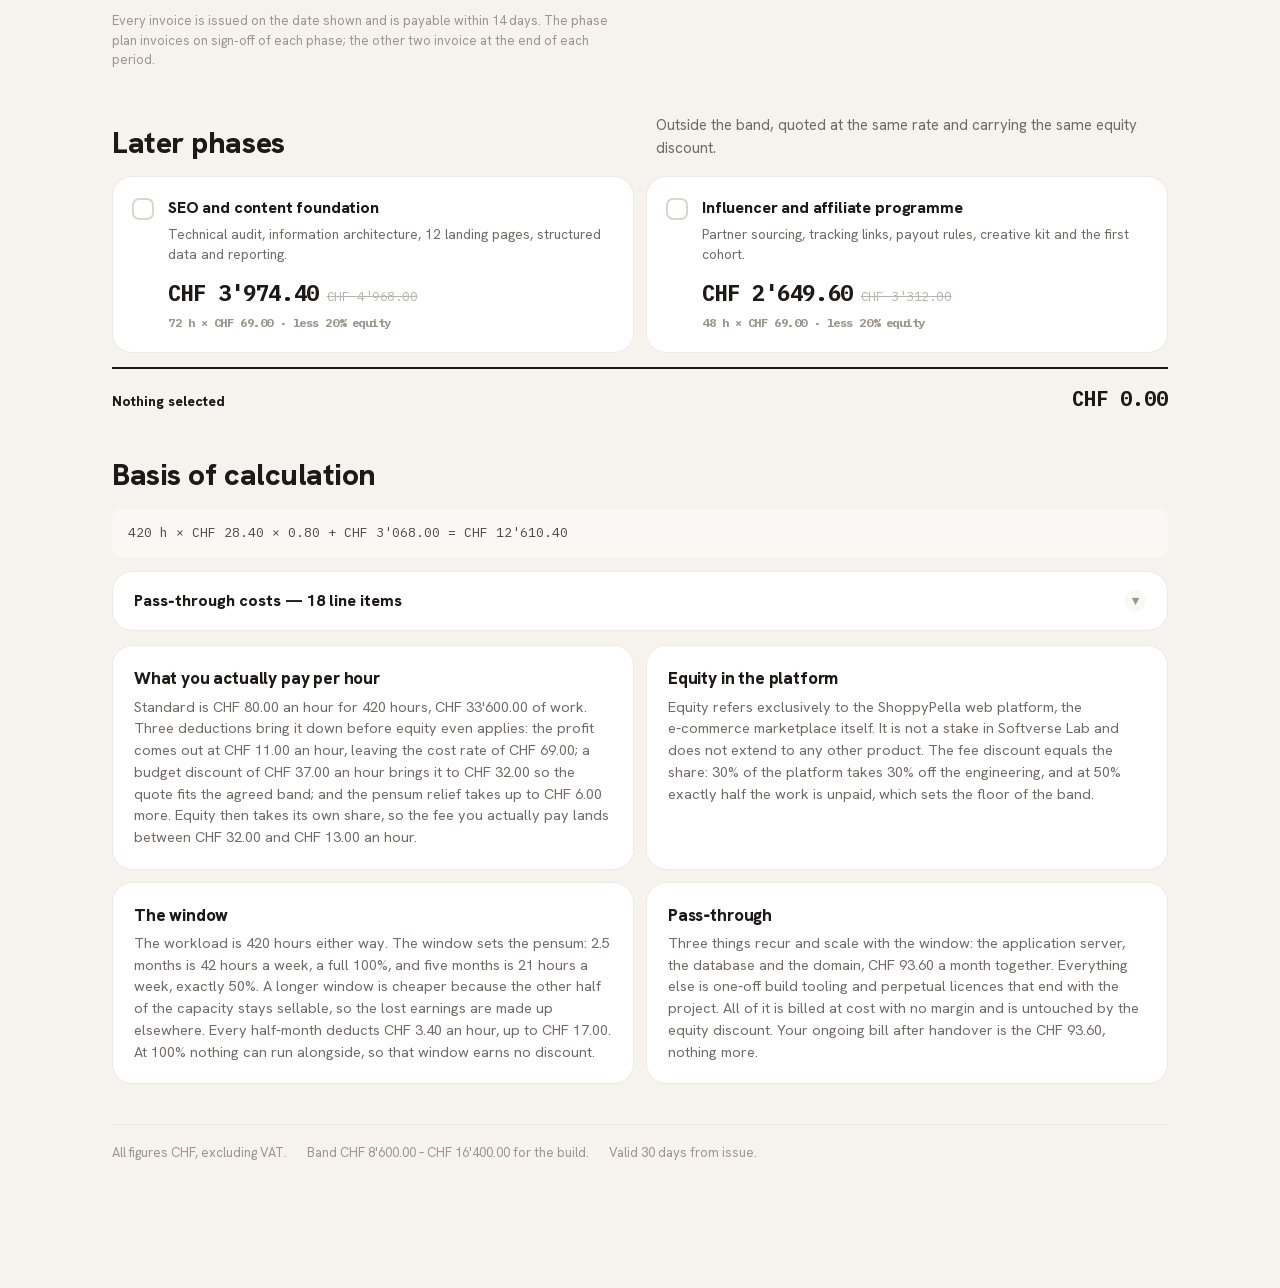
<file: docs/angebot/index.html>
<!doctype html>
<html lang="de">
<head>
<meta charset="utf-8">
<meta name="viewport" content="width=device-width, initial-scale=1, viewport-fit=cover">
<title>Shoppypella — Angebot mit Beteiligung</title>
<meta name="description" content="Interaktives Angebot: Beteiligung und Lieferfenster einstellen, Honorar und Zahlungsplan rechnen mit. Deutsch, Englisch, Türkisch.">
<meta property="og:title" content="Shoppypella — Angebot mit Beteiligung">
<meta property="og:description" content="Beteiligung und Lieferfenster einstellen, Honorar und Zahlungsplan rechnen mit.">
<meta property="og:type" content="website">
<meta name="robots" content="noindex, nofollow">
<link rel="icon" href="../assets/favicon.svg" type="image/svg+xml">
</head>
<body>
<style>
/* cyrillic-ext */
@font-face {
  font-family: 'Hanken Grotesk';
  font-style: normal;
  font-weight: 400;
  font-display: swap;
  src: url("../assets/fonts/7c9f367a-5be1-4662-a0ca-ecb2545bfea1.woff2") format('woff2');
  unicode-range: U+0460-052F, U+1C80-1C8A, U+20B4, U+2DE0-2DFF, U+A640-A69F, U+FE2E-FE2F;
}
/* vietnamese */
@font-face {
  font-family: 'Hanken Grotesk';
  font-style: normal;
  font-weight: 400;
  font-display: swap;
  src: url("../assets/fonts/5226e477-a6fe-46d2-955e-b2d6c13eeda8.woff2") format('woff2');
  unicode-range: U+0102-0103, U+0110-0111, U+0128-0129, U+0168-0169, U+01A0-01A1, U+01AF-01B0, U+0300-0301, U+0303-0304, U+0308-0309, U+0323, U+0329, U+1EA0-1EF9, U+20AB;
}
/* latin-ext */
@font-face {
  font-family: 'Hanken Grotesk';
  font-style: normal;
  font-weight: 400;
  font-display: swap;
  src: url("../assets/fonts/f9a9e7d3-46ba-4150-aeff-862f1f459d9d.woff2") format('woff2');
  unicode-range: U+0100-02BA, U+02BD-02C5, U+02C7-02CC, U+02CE-02D7, U+02DD-02FF, U+0304, U+0308, U+0329, U+1D00-1DBF, U+1E00-1E9F, U+1EF2-1EFF, U+2020, U+20A0-20AB, U+20AD-20C0, U+2113, U+2C60-2C7F, U+A720-A7FF;
}
/* latin */
@font-face {
  font-family: 'Hanken Grotesk';
  font-style: normal;
  font-weight: 400;
  font-display: swap;
  src: url("../assets/fonts/fddfcb2b-35cd-4c46-b133-5c8968ea97d2.woff2") format('woff2');
  unicode-range: U+0000-00FF, U+0131, U+0152-0153, U+02BB-02BC, U+02C6, U+02DA, U+02DC, U+0304, U+0308, U+0329, U+2000-206F, U+20AC, U+2122, U+2191, U+2193, U+2212, U+2215, U+FEFF, U+FFFD;
}
/* cyrillic-ext */
@font-face {
  font-family: 'Hanken Grotesk';
  font-style: normal;
  font-weight: 500;
  font-display: swap;
  src: url("../assets/fonts/7c9f367a-5be1-4662-a0ca-ecb2545bfea1.woff2") format('woff2');
  unicode-range: U+0460-052F, U+1C80-1C8A, U+20B4, U+2DE0-2DFF, U+A640-A69F, U+FE2E-FE2F;
}
/* vietnamese */
@font-face {
  font-family: 'Hanken Grotesk';
  font-style: normal;
  font-weight: 500;
  font-display: swap;
  src: url("../assets/fonts/5226e477-a6fe-46d2-955e-b2d6c13eeda8.woff2") format('woff2');
  unicode-range: U+0102-0103, U+0110-0111, U+0128-0129, U+0168-0169, U+01A0-01A1, U+01AF-01B0, U+0300-0301, U+0303-0304, U+0308-0309, U+0323, U+0329, U+1EA0-1EF9, U+20AB;
}
/* latin-ext */
@font-face {
  font-family: 'Hanken Grotesk';
  font-style: normal;
  font-weight: 500;
  font-display: swap;
  src: url("../assets/fonts/f9a9e7d3-46ba-4150-aeff-862f1f459d9d.woff2") format('woff2');
  unicode-range: U+0100-02BA, U+02BD-02C5, U+02C7-02CC, U+02CE-02D7, U+02DD-02FF, U+0304, U+0308, U+0329, U+1D00-1DBF, U+1E00-1E9F, U+1EF2-1EFF, U+2020, U+20A0-20AB, U+20AD-20C0, U+2113, U+2C60-2C7F, U+A720-A7FF;
}
/* latin */
@font-face {
  font-family: 'Hanken Grotesk';
  font-style: normal;
  font-weight: 500;
  font-display: swap;
  src: url("../assets/fonts/fddfcb2b-35cd-4c46-b133-5c8968ea97d2.woff2") format('woff2');
  unicode-range: U+0000-00FF, U+0131, U+0152-0153, U+02BB-02BC, U+02C6, U+02DA, U+02DC, U+0304, U+0308, U+0329, U+2000-206F, U+20AC, U+2122, U+2191, U+2193, U+2212, U+2215, U+FEFF, U+FFFD;
}
/* cyrillic-ext */
@font-face {
  font-family: 'Hanken Grotesk';
  font-style: normal;
  font-weight: 600;
  font-display: swap;
  src: url("../assets/fonts/7c9f367a-5be1-4662-a0ca-ecb2545bfea1.woff2") format('woff2');
  unicode-range: U+0460-052F, U+1C80-1C8A, U+20B4, U+2DE0-2DFF, U+A640-A69F, U+FE2E-FE2F;
}
/* vietnamese */
@font-face {
  font-family: 'Hanken Grotesk';
  font-style: normal;
  font-weight: 600;
  font-display: swap;
  src: url("../assets/fonts/5226e477-a6fe-46d2-955e-b2d6c13eeda8.woff2") format('woff2');
  unicode-range: U+0102-0103, U+0110-0111, U+0128-0129, U+0168-0169, U+01A0-01A1, U+01AF-01B0, U+0300-0301, U+0303-0304, U+0308-0309, U+0323, U+0329, U+1EA0-1EF9, U+20AB;
}
/* latin-ext */
@font-face {
  font-family: 'Hanken Grotesk';
  font-style: normal;
  font-weight: 600;
  font-display: swap;
  src: url("../assets/fonts/f9a9e7d3-46ba-4150-aeff-862f1f459d9d.woff2") format('woff2');
  unicode-range: U+0100-02BA, U+02BD-02C5, U+02C7-02CC, U+02CE-02D7, U+02DD-02FF, U+0304, U+0308, U+0329, U+1D00-1DBF, U+1E00-1E9F, U+1EF2-1EFF, U+2020, U+20A0-20AB, U+20AD-20C0, U+2113, U+2C60-2C7F, U+A720-A7FF;
}
/* latin */
@font-face {
  font-family: 'Hanken Grotesk';
  font-style: normal;
  font-weight: 600;
  font-display: swap;
  src: url("../assets/fonts/fddfcb2b-35cd-4c46-b133-5c8968ea97d2.woff2") format('woff2');
  unicode-range: U+0000-00FF, U+0131, U+0152-0153, U+02BB-02BC, U+02C6, U+02DA, U+02DC, U+0304, U+0308, U+0329, U+2000-206F, U+20AC, U+2122, U+2191, U+2193, U+2212, U+2215, U+FEFF, U+FFFD;
}
/* cyrillic-ext */
@font-face {
  font-family: 'Hanken Grotesk';
  font-style: normal;
  font-weight: 700;
  font-display: swap;
  src: url("../assets/fonts/7c9f367a-5be1-4662-a0ca-ecb2545bfea1.woff2") format('woff2');
  unicode-range: U+0460-052F, U+1C80-1C8A, U+20B4, U+2DE0-2DFF, U+A640-A69F, U+FE2E-FE2F;
}
/* vietnamese */
@font-face {
  font-family: 'Hanken Grotesk';
  font-style: normal;
  font-weight: 700;
  font-display: swap;
  src: url("../assets/fonts/5226e477-a6fe-46d2-955e-b2d6c13eeda8.woff2") format('woff2');
  unicode-range: U+0102-0103, U+0110-0111, U+0128-0129, U+0168-0169, U+01A0-01A1, U+01AF-01B0, U+0300-0301, U+0303-0304, U+0308-0309, U+0323, U+0329, U+1EA0-1EF9, U+20AB;
}
/* latin-ext */
@font-face {
  font-family: 'Hanken Grotesk';
  font-style: normal;
  font-weight: 700;
  font-display: swap;
  src: url("../assets/fonts/f9a9e7d3-46ba-4150-aeff-862f1f459d9d.woff2") format('woff2');
  unicode-range: U+0100-02BA, U+02BD-02C5, U+02C7-02CC, U+02CE-02D7, U+02DD-02FF, U+0304, U+0308, U+0329, U+1D00-1DBF, U+1E00-1E9F, U+1EF2-1EFF, U+2020, U+20A0-20AB, U+20AD-20C0, U+2113, U+2C60-2C7F, U+A720-A7FF;
}
/* latin */
@font-face {
  font-family: 'Hanken Grotesk';
  font-style: normal;
  font-weight: 700;
  font-display: swap;
  src: url("../assets/fonts/fddfcb2b-35cd-4c46-b133-5c8968ea97d2.woff2") format('woff2');
  unicode-range: U+0000-00FF, U+0131, U+0152-0153, U+02BB-02BC, U+02C6, U+02DA, U+02DC, U+0304, U+0308, U+0329, U+2000-206F, U+20AC, U+2122, U+2191, U+2193, U+2212, U+2215, U+FEFF, U+FFFD;
}
/* cyrillic-ext */
@font-face {
  font-family: 'Hanken Grotesk';
  font-style: normal;
  font-weight: 800;
  font-display: swap;
  src: url("../assets/fonts/7c9f367a-5be1-4662-a0ca-ecb2545bfea1.woff2") format('woff2');
  unicode-range: U+0460-052F, U+1C80-1C8A, U+20B4, U+2DE0-2DFF, U+A640-A69F, U+FE2E-FE2F;
}
/* vietnamese */
@font-face {
  font-family: 'Hanken Grotesk';
  font-style: normal;
  font-weight: 800;
  font-display: swap;
  src: url("../assets/fonts/5226e477-a6fe-46d2-955e-b2d6c13eeda8.woff2") format('woff2');
  unicode-range: U+0102-0103, U+0110-0111, U+0128-0129, U+0168-0169, U+01A0-01A1, U+01AF-01B0, U+0300-0301, U+0303-0304, U+0308-0309, U+0323, U+0329, U+1EA0-1EF9, U+20AB;
}
/* latin-ext */
@font-face {
  font-family: 'Hanken Grotesk';
  font-style: normal;
  font-weight: 800;
  font-display: swap;
  src: url("../assets/fonts/f9a9e7d3-46ba-4150-aeff-862f1f459d9d.woff2") format('woff2');
  unicode-range: U+0100-02BA, U+02BD-02C5, U+02C7-02CC, U+02CE-02D7, U+02DD-02FF, U+0304, U+0308, U+0329, U+1D00-1DBF, U+1E00-1E9F, U+1EF2-1EFF, U+2020, U+20A0-20AB, U+20AD-20C0, U+2113, U+2C60-2C7F, U+A720-A7FF;
}
/* latin */
@font-face {
  font-family: 'Hanken Grotesk';
  font-style: normal;
  font-weight: 800;
  font-display: swap;
  src: url("../assets/fonts/fddfcb2b-35cd-4c46-b133-5c8968ea97d2.woff2") format('woff2');
  unicode-range: U+0000-00FF, U+0131, U+0152-0153, U+02BB-02BC, U+02C6, U+02DA, U+02DC, U+0304, U+0308, U+0329, U+2000-206F, U+20AC, U+2122, U+2191, U+2193, U+2212, U+2215, U+FEFF, U+FFFD;
}
/* cyrillic-ext */
@font-face {
  font-family: 'Hanken Grotesk';
  font-style: normal;
  font-weight: 900;
  font-display: swap;
  src: url("../assets/fonts/7c9f367a-5be1-4662-a0ca-ecb2545bfea1.woff2") format('woff2');
  unicode-range: U+0460-052F, U+1C80-1C8A, U+20B4, U+2DE0-2DFF, U+A640-A69F, U+FE2E-FE2F;
}
/* vietnamese */
@font-face {
  font-family: 'Hanken Grotesk';
  font-style: normal;
  font-weight: 900;
  font-display: swap;
  src: url("../assets/fonts/5226e477-a6fe-46d2-955e-b2d6c13eeda8.woff2") format('woff2');
  unicode-range: U+0102-0103, U+0110-0111, U+0128-0129, U+0168-0169, U+01A0-01A1, U+01AF-01B0, U+0300-0301, U+0303-0304, U+0308-0309, U+0323, U+0329, U+1EA0-1EF9, U+20AB;
}
/* latin-ext */
@font-face {
  font-family: 'Hanken Grotesk';
  font-style: normal;
  font-weight: 900;
  font-display: swap;
  src: url("../assets/fonts/f9a9e7d3-46ba-4150-aeff-862f1f459d9d.woff2") format('woff2');
  unicode-range: U+0100-02BA, U+02BD-02C5, U+02C7-02CC, U+02CE-02D7, U+02DD-02FF, U+0304, U+0308, U+0329, U+1D00-1DBF, U+1E00-1E9F, U+1EF2-1EFF, U+2020, U+20A0-20AB, U+20AD-20C0, U+2113, U+2C60-2C7F, U+A720-A7FF;
}
/* latin */
@font-face {
  font-family: 'Hanken Grotesk';
  font-style: normal;
  font-weight: 900;
  font-display: swap;
  src: url("../assets/fonts/fddfcb2b-35cd-4c46-b133-5c8968ea97d2.woff2") format('woff2');
  unicode-range: U+0000-00FF, U+0131, U+0152-0153, U+02BB-02BC, U+02C6, U+02DA, U+02DC, U+0304, U+0308, U+0329, U+2000-206F, U+20AC, U+2122, U+2191, U+2193, U+2212, U+2215, U+FEFF, U+FFFD;
}
</style>
<style>
/* IBM Plex Mono (OFL), subset to Latin, Latin Extended-A, punctuation, currency and a few symbols.
   Regular also serves weight 500. */
@font-face{font-family:'IBM Plex Mono';font-style:normal;font-weight:400 500;font-display:swap;src:url("../assets/fonts/ibm-plex-mono-400.woff2") format("woff2")}
@font-face{font-family:'IBM Plex Mono';font-style:normal;font-weight:700;font-display:swap;src:url("../assets/fonts/ibm-plex-mono-700.woff2") format("woff2")}
</style>
<style>
:root{
  --paper:#FEFCFA; --canvas:#F6F3EF; --card:#FFFFFF; --ink:#1B1A18; --ink2:#4A4742; --body:#6E6A64; --muted:#9A958D; --faint:#B8B3AB;
  --rule:#DAD5CD; --hair:#ECE9E4; --hair2:#F5F2EE; --soft:#FAF8F5; --accent:#F2660F; --accent-2:#D9540A; --tint:#FFF1E8; --tint-bd:#F6E1D0;
  --ok:#2E7D5B; --warn:#C24A3A; --on-accent:#FFFFFF; --dark:#1B1A18; --dark-text:#FEFCFA; --dark-muted:#CFCAC3; --dark-line:#3A3733;
  --hg:"Hanken Grotesk",ui-sans-serif,system-ui,-apple-system,"Segoe UI",Roboto,Arial,sans-serif;
  --pm:"IBM Plex Mono",ui-monospace,SFMono-Regular,Menlo,Consolas,monospace;
  --ease-out:cubic-bezier(0.23,1,0.32,1);
  --r-lg:20px; --r-md:14px; --r-sm:10px;
}
@media (prefers-color-scheme: dark){
  :root:not([data-theme="light"]){
    --paper:#151412; --canvas:#100F0E; --card:#1C1B19; --ink:#F5F2EE; --ink2:#D9D4CC; --body:#B3ADA4; --muted:#8A857D; --faint:#5F5A53;
    --rule:#3A3733; --hair:#2A2825; --hair2:#232120; --soft:#1F1E1B; --tint:#2A1D14; --tint-bd:#4A2E1B; --on-accent:#FFFFFF;
    --dark:#000000; --dark-text:#F5F2EE; --dark-muted:#A39E96; --dark-line:#2A2825;
  }
}
:root[data-theme="dark"]{
  --paper:#151412; --canvas:#100F0E; --card:#1C1B19; --ink:#F5F2EE; --ink2:#D9D4CC; --body:#B3ADA4; --muted:#8A857D; --faint:#5F5A53;
  --rule:#3A3733; --hair:#2A2825; --hair2:#232120; --soft:#1F1E1B; --tint:#2A1D14; --tint-bd:#4A2E1B; --on-accent:#FFFFFF;
  --dark:#000000; --dark-text:#F5F2EE; --dark-muted:#A39E96; --dark-line:#2A2825;
}
*{box-sizing:border-box}
html,body{background:var(--canvas)}
body{margin:0;color:var(--ink);font-family:var(--hg);font-size:16px;line-height:1.55;-webkit-font-smoothing:antialiased;padding-block:0 124px}
.wrap{max-width:1120px;margin:0 auto;padding-inline:20px}
@media (min-width:768px){.wrap{padding-inline:32px}}
h1,h2,h3{margin:0;color:var(--ink);text-wrap:balance}
h1{font-size:clamp(38px,6vw,68px);font-weight:900;line-height:.95;letter-spacing:-0.025em;text-transform:uppercase}
h1 span{color:var(--faint)}
h2{font-size:clamp(22px,2.6vw,30px);font-weight:800;letter-spacing:-0.015em;line-height:1.15}
h3{font-size:17px;font-weight:800;letter-spacing:-0.01em;line-height:1.3}
p{margin:0;color:var(--ink2)}
.eyebrow{font-family:var(--pm);font-size:12px;font-weight:700;letter-spacing:.13em;text-transform:uppercase;color:var(--accent);display:block;margin-bottom:12px}
.mono{font-family:var(--pm);font-variant-numeric:tabular-nums}
.muted{color:var(--muted)}
.lead{font-size:18px;line-height:1.55;max-width:60ch;color:var(--ink2)}

.top{display:flex;align-items:center;justify-content:space-between;gap:16px;padding-block:22px;border-bottom:1px solid var(--hair);flex-wrap:wrap}
.mark{display:flex;align-items:center;gap:10px;color:var(--ink);font-weight:900;font-size:22px;letter-spacing:-0.02em}
.mark i{width:12px;height:12px;border-radius:50%;background:var(--accent);display:inline-block}
.seg{display:inline-flex;background:var(--soft);border-radius:12px;padding:4px;gap:4px;box-shadow:inset 0 0 0 1px var(--hair)}
.seg button{appearance:none;border:0;font:inherit;font-family:var(--pm);font-weight:700;font-size:13px;line-height:20px;padding:6px 14px;border-radius:9px;background:transparent;color:var(--muted);cursor:pointer;transition:background-color .15s ease,color .15s ease}
.seg button.on{background:var(--accent);color:#fff}
@media (hover:hover) and (pointer:fine){.seg button:not(.on):hover{color:var(--ink)}}
.seg button:focus-visible,.btn:focus-visible,.row-check:focus-visible,input:focus-visible,summary:focus-visible{outline:2px solid var(--accent);outline-offset:2px}

.hero{padding-block:44px 26px}
@media (min-width:768px){.hero{padding-block:60px 32px}}
.hero .lead{margin-top:18px}
.refs{display:flex;flex-wrap:wrap;gap:6px 26px;margin-top:22px;font-family:var(--pm);font-size:12.5px;color:var(--muted)}
.refs b{color:var(--ink2);font-weight:600}
.bandline{margin-top:20px;padding-top:16px;border-top:1px solid var(--hair);font-size:14px;color:var(--body);display:flex;flex-wrap:wrap;gap:4px 10px;align-items:baseline}
.bandline b{font-family:var(--pm);font-weight:700;color:var(--ink)}

section.block{margin-top:44px}
.block-head{display:flex;flex-wrap:wrap;align-items:flex-end;justify-content:space-between;gap:8px 24px;margin-bottom:16px}
.block-head p{max-width:64ch;font-size:15px;color:var(--body)}

/* dark lever block */
.share{background:var(--dark);color:var(--dark-text);border-radius:var(--r-lg);padding:26px 22px;display:grid;gap:26px}
@media (min-width:900px){.share{grid-template-columns:1fr 1fr;padding:32px;gap:34px;align-items:start}}
.share h3{color:var(--dark-text)}
.share .eyebrow{color:#FFB27A}
.share p{color:var(--dark-muted);font-size:14px;line-height:1.5}
.lever + .lever{margin-top:24px}
.lever-head{display:flex;align-items:baseline;justify-content:space-between;gap:12px}
.lever-head .k{font-size:14.5px;font-weight:800;color:var(--dark-text)}
.lever-head .v{font-family:var(--pm);font-size:20px;font-weight:700;color:var(--accent);font-variant-numeric:tabular-nums}
.dseg{display:grid;grid-template-columns:repeat(6,1fr);background:rgba(255,255,255,.08);border-radius:12px;padding:4px;gap:4px;margin-top:10px}
.dseg button{appearance:none;border:0;font:inherit;font-family:var(--pm);font-weight:700;font-size:13px;line-height:20px;padding:8px 2px;border-radius:9px;background:transparent;color:var(--dark-muted);cursor:pointer;transition:background-color .15s ease,color .15s ease}
.dseg button.on{background:var(--accent);color:#fff}
@media (hover:hover) and (pointer:fine){.dseg button:not(.on):hover{color:var(--dark-text)}}
.lever-foot{display:flex;justify-content:space-between;gap:12px;margin-top:8px;font-size:12px;color:var(--dark-muted)}
.share p.scope{margin-top:12px;font-size:12.5px;line-height:1.5;color:var(--dark-muted);border-left:2px solid var(--accent);padding-left:12px}
.readout{border-top:1px solid var(--dark-line);padding-top:22px}
@media (min-width:900px){.readout{border-top:0;border-left:1px solid var(--dark-line);padding:0 0 0 34px}}
.readout .big{font-size:clamp(40px,8vw,58px);font-weight:900;letter-spacing:-0.03em;line-height:1;font-variant-numeric:tabular-nums;margin-top:6px}
.readout .cur{font-family:var(--pm);font-size:15px;font-weight:600;color:var(--dark-muted);letter-spacing:.04em}
.readout .l{font-size:13px;color:var(--dark-muted);margin-top:12px;line-height:1.5;max-width:42ch}
.eff{margin-top:18px;padding:16px 18px;border-radius:14px;background:rgba(242,102,15,.14);border:1px solid rgba(242,102,15,.35)}
.eff-fig{display:flex;align-items:baseline;gap:7px;flex-wrap:wrap}
.eff-cur{font-family:var(--pm);font-size:13px;font-weight:600;color:#FFB27A}
.eff-fig>span:nth-child(2){font-size:34px;font-weight:900;letter-spacing:-0.03em;line-height:1;font-variant-numeric:tabular-nums;color:#FFB27A}
.eff-per{font-family:var(--pm);font-size:13px;font-weight:600;color:var(--dark-muted)}
.eff-l{margin-top:8px;font-size:12.5px;line-height:1.5;color:var(--dark-muted)}
.eff-l b{color:var(--dark-text);font-weight:700}
.tags{display:flex;flex-wrap:wrap;gap:8px;margin-top:16px}
.tag{display:inline-flex;align-items:center;gap:7px;font-family:var(--pm);font-size:12px;font-weight:700;padding:5px 11px;border-radius:999px;border:1px solid var(--dark-line);color:var(--dark-muted)}
.tag b{color:var(--dark-text)}
.tag.hot{background:#3A2A1E;border-color:transparent}
.tag.hot b{color:#FFB27A}
.track{margin-top:18px}
.track .bar2{height:3px;border-radius:2px;background:#3A3733;position:relative}
.track .bar2 i{position:absolute;inset:0 auto 0 0;background:var(--accent);border-radius:2px;transition:width .25s var(--ease-out)}
.track .cap{display:flex;justify-content:space-between;gap:10px;margin-top:8px;font-family:var(--pm);font-size:11.5px;color:var(--dark-muted)}

/* tables */
.scroller{overflow-x:auto;margin-inline:-20px;padding-inline:20px;scrollbar-width:thin}
@media (min-width:768px){.scroller{margin-inline:0;padding-inline:0}}
table.ph{width:100%;min-width:660px;border-collapse:separate;border-spacing:0;background:var(--card);border-radius:var(--r-lg);box-shadow:inset 0 0 0 1px var(--hair);overflow:hidden}
.ph th,.ph td{padding:14px;text-align:left;vertical-align:top;border-bottom:1px solid var(--hair)}
.ph th{font-family:var(--pm);font-size:11px;font-weight:700;letter-spacing:.1em;text-transform:uppercase;color:var(--muted);padding-top:16px;padding-bottom:12px;background:var(--soft)}
.ph th.num,.ph td.num{text-align:right;white-space:nowrap}
.ph td.name b{display:block;font-weight:800;color:var(--ink);letter-spacing:-0.005em}
.ph td.name small{display:block;font-size:13px;line-height:1.45;color:var(--body);margin-top:2px;max-width:48ch}
.ph td.num .c{font-family:var(--pm);font-weight:500;font-size:15px;color:var(--ink2);font-variant-numeric:tabular-nums}
.ph td.num.strong .c{color:var(--ink);font-weight:700}
.ph td.basis{font-family:var(--pm);font-size:12.5px;color:var(--muted);text-align:right;white-space:nowrap}
.ph td.op{font-family:var(--pm);font-size:15px;font-weight:700;color:var(--faint);width:34px;padding-right:0}
.ph tr.sub td.op,.ph tfoot td.op{color:var(--accent)}
.ph tr:last-child td{border-bottom:0}
.ph tr.sub td{background:var(--soft)}
.ph tr.sub td.name b{color:var(--ink)}
.ph tr.sub td.num .c{color:var(--ink);font-weight:700}
.ph tfoot td{background:var(--soft);font-weight:800;border-top:2px solid var(--ink);border-bottom:0}
.ph tfoot td.num .c{font-weight:800;color:var(--ink);font-size:17px}
.legend{font-size:13px;color:var(--muted);margin-top:12px;max-width:74ch;line-height:1.5}

/* option cards */
.opts{display:grid;gap:12px;margin-top:4px}
@media (min-width:680px){.opts{grid-template-columns:repeat(2,1fr)}}
@media (min-width:980px){.opts{grid-template-columns:repeat(4,1fr)}}
.opt{appearance:none;text-align:left;font:inherit;color:var(--ink);background:var(--card);border:0;border-radius:var(--r-lg);padding:20px;cursor:pointer;position:relative;display:flex;flex-direction:column;gap:4px;box-shadow:inset 0 0 0 1px var(--hair);transition:box-shadow .18s var(--ease-out),transform .12s var(--ease-out)}
.opt::before{content:"";position:absolute;left:20px;right:20px;top:0;height:3px;border-radius:0 0 3px 3px;background:var(--accent);opacity:0;transform:scaleX(.6);transition:opacity .2s ease,transform .25s var(--ease-out)}
.opt.selected{box-shadow:inset 0 0 0 2px var(--accent)}
.opt.selected::before{opacity:1;transform:none}
@media (hover:hover) and (pointer:fine){.opt:not(.selected):hover{box-shadow:inset 0 0 0 1px var(--rule)}}
.opt:active{transform:scale(.99)}
.opt .who{font-family:var(--pm);font-size:11.5px;font-weight:700;letter-spacing:.1em;text-transform:uppercase;color:var(--muted)}
.opt.selected .who{color:var(--accent)}
.opt .nm{font-size:17px;font-weight:800;letter-spacing:-0.01em}
.opt .rate{font-family:var(--pm);font-size:13px;color:var(--body);font-variant-numeric:tabular-nums}

.startrow{display:flex;flex-wrap:wrap;align-items:center;gap:12px;margin:20px 0 14px;font-size:14px;color:var(--body)}
input[type="date"]{font:inherit;font-family:var(--pm);font-size:13.5px;font-weight:600;padding:8px 12px;border:1px solid var(--rule);border-radius:var(--r-sm);background:var(--card);color:var(--ink)}

/* later cards */
.later{display:grid;gap:12px}
@media (min-width:680px){.later{grid-template-columns:1fr 1fr}}
.lcard{background:var(--card);border-radius:var(--r-lg);padding:20px;box-shadow:inset 0 0 0 1px var(--hair);display:flex;gap:14px;align-items:flex-start}
.lcard.on{box-shadow:inset 0 0 0 2px var(--accent)}
.row-check{appearance:none;width:22px;height:22px;border-radius:7px;border:2px solid var(--rule);background:var(--card);cursor:pointer;position:relative;margin:2px 0 0;flex:none;transition:background-color .15s ease,border-color .15s ease}
.row-check:checked{background:var(--accent);border-color:var(--accent)}
.row-check:checked::after{content:"";position:absolute;left:6px;top:2px;width:6px;height:11px;border:solid #fff;border-width:0 2.5px 2.5px 0;transform:rotate(45deg)}
.lcard .t{font-size:16px;font-weight:800;letter-spacing:-0.01em;cursor:pointer;display:block}
.lcard .d{font-size:13.5px;color:var(--body);margin-top:4px;line-height:1.45}
.lcard .p{font-family:var(--pm);font-size:22px;font-weight:700;letter-spacing:-0.02em;margin-top:12px;font-variant-numeric:tabular-nums}
.lcard .was{font-size:13px;color:var(--faint);text-decoration:line-through;margin-left:8px;font-weight:500}
.lcard .bs{display:block;font-family:var(--pm);font-size:12px;color:var(--muted);margin-top:4px}
.later-sum{display:flex;justify-content:space-between;align-items:baseline;gap:14px;margin-top:14px;padding-top:14px;border-top:2px solid var(--ink);font-size:14px;font-weight:800}
.later-sum .v{font-family:var(--pm);font-size:20px;font-variant-numeric:tabular-nums}

/* details */
details.levers{margin-top:14px;background:var(--card);border-radius:var(--r-lg);box-shadow:inset 0 0 0 1px var(--hair)}
details.levers summary{list-style:none;cursor:pointer;padding:18px 22px;display:flex;align-items:center;justify-content:space-between;gap:12px;font-weight:800}
details.levers summary::-webkit-details-marker{display:none}
details.levers summary .chev{width:22px;height:22px;border-radius:50%;background:var(--soft);display:grid;place-items:center;font-family:var(--pm);font-size:13px;color:var(--muted);transition:transform .2s var(--ease-out)}
details.levers[open] summary .chev{transform:rotate(180deg)}
.levers-body{padding:0 22px 22px}
.fx{width:100%;border-collapse:collapse;font-size:14px}
.fx td{padding:9px 0;border-bottom:1px solid var(--hair2);color:var(--body)}
.fx td.num{text-align:right;font-family:var(--pm);color:var(--ink2);font-variant-numeric:tabular-nums;white-space:nowrap}
.fx tr:last-child td{border-bottom:0;border-top:2px solid var(--ink);font-weight:800;color:var(--ink);padding-top:12px}
.fx tr.grp td{font-family:var(--pm);font-size:10.5px;font-weight:700;letter-spacing:.1em;text-transform:uppercase;color:var(--muted);padding-top:18px;border-bottom:1px solid var(--rule)}
.fx tr.grp:first-child td{padding-top:6px}
.fx tr.sub2 td{font-weight:700;color:var(--ink);border-bottom:1px solid var(--rule)}
.fx td.soft{color:var(--faint);font-size:13px}
.formula{font-family:var(--pm);font-size:13px;color:var(--ink2);background:var(--soft);border-radius:var(--r-sm);padding:14px 16px;overflow-x:auto;white-space:nowrap;font-variant-numeric:tabular-nums;margin-top:14px}

.notes{margin-top:14px;display:grid;gap:12px}
@media (min-width:768px){.notes{grid-template-columns:1fr 1fr}}
.note{background:var(--card);border-radius:var(--r-lg);padding:22px;box-shadow:inset 0 0 0 1px var(--hair)}
.note h3{margin-bottom:6px}
.note p{font-size:14.5px;line-height:1.5;color:var(--body)}

footer.foot{margin-top:40px;padding-top:18px;border-top:1px solid var(--hair);font-size:13px;color:var(--muted);display:flex;flex-wrap:wrap;gap:6px 20px}

/* sticky bar */
.bar{position:fixed;left:0;right:0;bottom:0;z-index:10;padding:0 12px calc(12px + env(safe-area-inset-bottom,0px))}
.bar-in{max-width:1120px;margin:0 auto;background:var(--accent);color:#fff;border-radius:16px;padding:13px 18px;display:flex;flex-wrap:wrap;align-items:center;gap:6px 20px;box-shadow:0 12px 30px rgba(27,26,24,.22)}
.bar .t{font-family:var(--pm);font-size:11.5px;font-weight:700;letter-spacing:.1em;text-transform:uppercase;opacity:.85}
.bar .big{font-size:26px;font-weight:900;letter-spacing:-0.02em;line-height:1;font-variant-numeric:tabular-nums}
.bar .sp{margin-left:auto}
.bar .cfg{font-family:var(--pm);font-size:12.5px;font-weight:700;padding:5px 12px;border-radius:999px;background:rgba(255,255,255,.18)}
@media (max-width:560px){.bar .t{display:none}.bar-in{padding:11px 14px;gap:10px}.bar .big{font-size:22px}.bar .cfg{font-size:11.5px;padding:4px 10px}}
@media (prefers-reduced-motion:reduce){*{transition:none!important}}
</style>

<div class="wrap">

  <div class="top">
    <div class="mark"><i></i><span>Softverse Lab.</span></div>
    <div class="seg" id="langs" role="group" aria-label="Sprache / Language / Dil"></div>
  </div>

  <div class="hero">
    <span class="eyebrow" id="t-eyebrow"></span>
    <h1 id="t-h1"></h1>
    <p class="lead" id="t-lede"></p>
    <div class="refs">
      <span><span id="t-refL"></span> <b>LI-2026-014</b></span>
      <span><span id="t-issL"></span> <b>20.09.2026</b></span>
      <span id="t-valid"></span>
    </div>
    <div class="bandline">
      <span id="t-bandL"></span><b class="num" id="bandFig"></b><span id="t-bandNote"></span>
    </div>
  </div>

  <section class="block">
    <div class="block-head"><h2 id="t-s1"></h2><p id="t-s1h"></p></div>
    <div class="share">
      <div>
        <div class="lever">
          <div class="lever-head"><span class="k" id="t-sharesL"></span><span class="v" id="sharesVal"></span></div>
          <div class="dseg" id="segShares" role="group" aria-label="Equity"></div>
          <div class="lever-foot"><span id="t-sharesA"></span><span id="t-sharesB"></span></div>
          <p class="scope" id="t-scopeNote"></p>
        </div>
        <div class="lever">
          <div class="lever-head"><span class="k" id="t-monthsL"></span><span class="v" id="monthsVal"></span></div>
          <div class="dseg" id="segMonths" role="group" aria-label="Duration"></div>
          <div class="lever-foot"><span id="t-monthsA"></span><span id="t-monthsB"></span></div>
        </div>
      </div>
      <div class="readout">
        <span class="eyebrow" id="t-totalL"></span>
        <div><span class="cur">CHF</span> <span class="big" id="totalFig"></span></div>
        <p class="l" id="totalNote"></p>
        <p class="l" id="intensity"></p>
        <div class="eff">
          <div class="eff-fig"><span class="eff-cur">CHF</span><span id="effFig"></span><span class="eff-per" id="effPer"></span></div>
          <p class="eff-l" id="effNote"></p>
        </div>
        <div class="tags">
          <span class="tag"><span id="t-tagRateL"></span><b id="tagRate"></b></span>
          <span class="tag hot"><span id="t-tagUpL"></span><b id="tagUp"></b></span>
          <span class="tag"><span id="t-tagEqL"></span><b id="tagEq"></b></span>
        </div>
        <div class="track">
          <div class="bar2"><i id="meterFill"></i></div>
          <div class="cap"><span id="meterLo"></span><span id="t-meterL"></span><span id="meterHi"></span></div>
        </div>
      </div>
    </div>
  </section>

  <section class="block">
    <div class="block-head"><h2 id="t-s2"></h2><p id="t-s2h"></p></div>
    <div class="scroller">
      <table class="ph">
        <thead><tr><th style="width:34px"></th><th id="t-thLine"></th><th class="num" id="t-thBasis"></th><th class="num">CHF</th></tr></thead>
        <tbody id="ledger"></tbody>
        <tfoot><tr><td class="op">=</td><td class="name"><b id="t-totalL2"></b></td><td></td><td class="num"><span class="c" id="ledgerTotal"></span></td></tr></tfoot>
      </table>
    </div>
  </section>

  <section class="block">
    <div class="block-head"><h2 id="t-s3"></h2><p id="t-s3h"></p></div>
    <div class="scroller">
      <table class="ph">
        <thead><tr><th id="t-thPhase"></th><th class="num" id="t-thStart"></th><th class="num" id="t-thEnd"></th><th class="num" id="t-thHours"></th><th class="num" id="t-thValue"></th></tr></thead>
        <tbody id="phases"></tbody>
        <tfoot><tr><td class="name"><b id="t-phSum"></b></td><td></td><td></td><td class="num"><span class="c" id="phHours"></span></td><td class="num"><span class="c" id="phTotal"></span></td></tr></tfoot>
      </table>
    </div>
    <p class="legend" id="t-phLegend"></p>
  </section>

  <section class="block">
    <div class="block-head"><h2 id="t-s4"></h2><p id="t-s4h"></p></div>
    <div class="opts" id="payGrid"></div>
    <div class="startrow">
      <label for="startDate" id="t-startL"></label>
      <input type="date" id="startDate" value="2026-10-01">
      <span class="mono muted" id="endNote"></span>
    </div>
    <div class="scroller">
      <table class="ph">
        <thead><tr><th style="width:44px">#</th><th class="num" id="t-thDue"></th><th class="num" id="t-thPay"></th><th id="t-thFor"></th><th class="num">CHF</th></tr></thead>
        <tbody id="schedule"></tbody>
        <tfoot><tr><td></td><td class="num"><span class="c" id="schedCount"></span></td><td></td><td></td><td class="num"><span class="c" id="schedTotal"></span></td></tr></tfoot>
      </table>
    </div>
    <p class="legend" id="t-payTerm"></p>
  </section>

  <section class="block">
    <div class="block-head"><h2 id="t-s5"></h2><p id="t-s5h"></p></div>
    <div class="later" id="later"></div>
    <div class="later-sum"><span id="laterCount"></span><span class="v" id="laterTotal"></span></div>
  </section>

  <section class="block">
    <div class="block-head"><h2 id="t-s6"></h2></div>
    <div class="formula" id="formula"></div>
    <details class="levers">
      <summary><span id="t-fixedS"></span><span class="chev">&#9662;</span></summary>
      <div class="levers-body"><table class="fx"><tbody id="fixedTable"></tbody></table>
        <p class="legend" id="t-fxAfter"></p></div>
    </details>
    <div class="notes" id="notes"></div>
  </section>

  <footer class="foot"><span id="t-f1"></span><span id="t-f2"></span><span id="t-f3"></span></footer>
</div>

<div class="bar">
  <div class="bar-in">
    <span class="t" id="t-barL"></span>
    <span class="big" id="barFig"></span>
    <span class="sp"></span>
    <span class="cfg" id="barCfg"></span>
  </div>
</div>

<script>
(function(){
  "use strict";

  /* --- model ------------------------------------------------------------
     Workload is constant at 420 h. The window sets the pensum, not the total:
     4 weeks a month, 42 h a full-time week.
       2.5 mo = 10 weeks x 42 h = 100%   |   5.0 mo = 20 weeks x 21 h = 50%
     The rate ladder is deductions only, all of them off the standard rate:
       80.00 standard - 11.00 profit                = 69.00 cost
                      - 37.00 budget discount       = 32.00 at 100% pensum
                      - 1.20 per half-month relief  = 26.00 at 50% pensum
     Equity then takes its own percentage, so the fee the client actually pays
     runs from CHF 32.00 an hour down to CHF 13.00. Those two corners are the
     agreed band: 420 x 32.00 + 2'960.00 = 16'400.00 and
                  420 x 26.00 x 0.5 + 3'140.00 = 8'600.00. */
  var HOURS = 420, WEEKS_PER_MONTH = 4, FULL_WEEK = 42;
  var PAY_DAYS = 14;   /* every invoice is payable within 14 days */
  var STD_RATE = 80, PROFIT = 11, COST_RATE = 69;
  var BUDGET_OFF = 37, BAND_RATE = COST_RATE - BUDGET_OFF;   /* 32.00 */
  var RATE_STEP = 1.20, TIME_MAX = RATE_STEP * 5;            /* 6.00 */
  var FAST_MONTHS = 2.5, BASE_MONTHS = 5.0;
  var SHARE_STEPS = [0,10,20,30,40,50];
  var MONTH_STEPS = [2.5,3.0,3.5,4.0,4.5,5.0];
  var PHASE_HOURS = [42,96,118,74,58,32];
  /* The only three things that keep running after handover -> CHF 72.00/month */
  var FIXED_MONTHLY = [24,44,4];
  /* Build-period tooling and perpetual licences, none of it recurring -> 2'780.00 */
  var FIXED_ONCE = [64,720,480,285,96,148,140,130,90,115,70,120,115,135,72];
  var LATER_HOURS = { seo:72, infl:48 };
  function sum(a){ return a.reduce(function(x,y){return x+y;},0); }
  var MONTHLY_TOTAL = sum(FIXED_MONTHLY), ONCE_TOTAL = sum(FIXED_ONCE);

  var T = {
    en:{
      eyebrow:"Proposal · ShoppyPella web platform",
      h1a:"Build quote", h1b:"with equity",
      lede:"The fee moves on two things: how much equity in the ShoppyPella web platform comes with the engagement, and how fast it has to ship. Set both and the payment schedule recalculates.",
      refL:"Reference", issL:"Issued", valid:"Valid 30 days",
      bandL:"Fixed band, build only:", bandNote:"· SEO and influencer work sit outside it, quoted further down",
      s1:"Your two variables", s1h:"Both move the price. Neither changes the scope. Equity buys the fee down; compression pushes the rate back up.",
      sharesL:"Equity in the platform", sharesA:"No equity · full fee", sharesB:"Half · lowest fee",
      scopeNote:"Equity refers exclusively to the ShoppyPella web platform — the e‑commerce marketplace itself. It is not a stake in Softverse Lab and does not extend to any other product.",
      monthsL:"Delivery window", monthsA:"2.5 mo · 100% · CHF 86.00/h", monthsB:"5.0 mo · 50% · CHF 69.00/h",
      mo:"mo", hr:"h",
      totalL:"Total for the build", totalL2:"Total for the build",
      totalNote:"{h} engineering hours at CHF {r} an hour over {m} months, plus CHF {f} of pass‑through costs billed at cost.",
      tagRate:"You pay", tagUp:"Pensum", tagEq:"Equity", none:"none", meterL:"position in band",
      effNote:"The standard rate is <b>CHF {s} an hour</b>. At this setting you pay <b>CHF {e}</b>, which is <b>{o}% below</b> it. The deductions below show exactly where the difference goes.",
      intensity:"{h} h over {w} weeks = {x} h a week, a {p}% pensum. At 100% no other client work fits alongside; at 50% half the capacity stays free.",
      barL:"Total",
      s2:"How the figure is built", s2h:"Equity discounts the engineering only. Pass‑through costs are somebody else's invoice and never move.",
      thLine:"Line", thBasis:"Basis",
      lStd:"Engineering at the standard rate", lStdB:"{h} h × CHF {r}",
      lBudget:"Budget discount", lBudgetB:"CHF {x}/h × {h} h",
      lDed:"Profit deduction", lDedB:"CHF {x}/h × {h} h",
      lUp:"Pensum relief", lUpB:"CHF {x}/h × {h} h", lUpN:"100% pensum · none",
      lSub:"Engineering as billed", lSubB:"{h} h × CHF {r}",
      lEq:"Equity offset", lEqB:"{p}% of engineering", lEqN:"no equity",
      lFix:"Pass‑through, at cost", lFixB:"{n} items · {m} months",
      s3:"Scope and phases", s3h:"420 engineering hours, fixed. The window sets the pensum, from 100% at 2.5 months to 50% at five, never the total.",
      thPhase:"Phase", thStart:"Starts", thEnd:"Ends", thHours:"Hours", thValue:"Value CHF", phSum:"Engineering after equity offset",
      phLegend:"Phase values are shown after the equity offset, which is how the per‑phase payment plan bills them.",
      phN:["Discovery and setup","Data model and API","Core interface","Accounts and payments","Hardening and QA","Launch and handover"],
      phD:["Requirements, architecture decision record, repository and environments",
           "Schema, migrations, REST endpoints, seed and fixture data",
           "The main screens and the primary end‑to‑end flow",
           "Sign‑in, roles, subscription billing and webhook handling",
           "Cross‑browser testing, performance budget, accessibility pass",
           "Production cutover, monitoring, documentation, two working sessions"],
      s4:"Payment", s4h:"The total is identical in all three. Only the timing differs.",
      payN:["Per phase","Monthly","Every 2 weeks"],
      payment:"payment", payments:"payments",
      startL:"Start date", deliverBy:"→ delivery by {d}",
      thDue:"Invoice", thPay:"Payable by", thFor:"For",
      payTerm:"Every invoice is issued on the date shown and is payable within 14 days. The phase plan invoices on sign‑off of each phase; the other two invoice at the end of each period.",
      rPhase:"{i}. {n} signed off", rPhaseFix:" · incl. pass‑through",
      rMonth:"Month {i} of {n}", rCycle:"Cycle {i} of {n}",
      s5:"Later phases", s5h:"Outside the band, quoted at the same rate and carrying the same equity discount.",
      ltN:["SEO and content foundation","Influencer and affiliate programme"],
      ltD:["Technical audit, information architecture, 12 landing pages, structured data and reporting.",
           "Partner sourcing, tracking links, payout rules, creative kit and the first cohort."],
      ltBasis:"{h} h × CHF {r}", ltLess:" · less {p}% equity",
      ltNone:"Nothing selected", ltOne:"1 later phase selected", ltMany:"{n} later phases selected",
      s6:"Basis of calculation",
      fixedS:"Pass‑through costs — {n} line items",
      fxMonthly:"Recurring — the only ongoing cost", fxOnce:"One‑off — build period only",
      fxPerMonth:"Per month", fxTimes:"× {m} mo",
      fxSubM:"Recurring subtotal", fxSubO:"One‑off subtotal",
      fxAfter:"After handover only the three recurring lines continue: CHF 93.60 a month for server, database and domain. Everything else above stops when the build does.",
      fixedM:["Application server, per month","Managed Postgres database, per month",
              "Domain, DNS and certificate, per month"],
      fixedO:["CI minutes and build overage","Language‑model generation budget, build phase",
              "Speech synthesis budget, build phase","Commercial web font licence, perpetual",
              "Icon set licence, perpetual","Stock photography licences, perpetual",
              "Cross‑browser test grid, 2 months","Error monitoring, build period",
              "Transactional email, build period","Authentication service, build period",
              "Object storage and bandwidth, build period","Staging and preview environments",
              "Shared credential vault","Design tool seats","Accessibility and performance audit"],
      fixedSum:"Pass‑through total",
      whyT:["What you actually pay per hour","Equity in the platform","The window","Pass‑through"],
      whyB:["Standard is CHF 80.00 an hour for 420 hours, CHF 33'600.00 of work. Three deductions bring it down before equity even applies: the profit comes out at CHF 11.00 an hour, leaving the cost rate of CHF 69.00; a budget discount of CHF 37.00 an hour brings it to CHF 32.00 so the quote fits the agreed band; and the pensum relief takes up to CHF 6.00 more. Equity then takes its own share, so the fee you actually pay lands between CHF 32.00 and CHF 13.00 an hour.",
            "Equity refers exclusively to the ShoppyPella web platform, the e‑commerce marketplace itself. It is not a stake in Softverse Lab and does not extend to any other product. The fee discount equals the share: 30% of the platform takes 30% off the engineering, and at 50% exactly half the work is unpaid, which sets the floor of the band.",
            "The workload is 420 hours either way. The window sets the pensum: 2.5 months is 42 hours a week, a full 100%, and five months is 21 hours a week, exactly 50%. A longer window is cheaper because the other half of the capacity stays sellable, so the lost earnings are made up elsewhere. Every half‑month deducts CHF 3.40 an hour, up to CHF 17.00. At 100% nothing can run alongside, so that window earns no discount.",
            "Three things recur and scale with the window: the application server, the database and the domain, CHF 93.60 a month together. Everything else is one‑off build tooling and perpetual licences that end with the project. All of it is billed at cost with no margin and is untouched by the equity discount. Your ongoing bill after handover is the CHF 93.60, nothing more."],
      f1:"All figures CHF, excluding VAT.", f2:"Band {lo} – {hi} for the build.", f3:"Valid 30 days from issue."
    },
    de:{
      eyebrow:"Offerte · ShoppyPella Web-Plattform",
      h1a:"Offerte", h1b:"mit Beteiligung",
      lede:"Das Honorar hängt an zwei Dingen: wie viel Beteiligung an der ShoppyPella Web-Plattform zum Auftrag gehört und wie schnell geliefert werden muss. Beides einstellen, der Zahlungsplan rechnet mit.",
      refL:"Referenz", issL:"Ausgestellt", valid:"30 Tage gültig",
      bandL:"Fixer Rahmen, nur Entwicklung:", bandNote:"· SEO und Influencer-Arbeit liegen ausserhalb, weiter unten offeriert",
      s1:"Ihre zwei Variablen", s1h:"Beide bewegen den Preis. Keine ändert den Umfang. Die Beteiligung senkt das Honorar, die Verdichtung hebt den Ansatz wieder.",
      sharesL:"Beteiligung an der Plattform", sharesA:"Keine Beteiligung · volles Honorar", sharesB:"Hälfte · tiefstes Honorar",
      scopeNote:"Die Beteiligung bezieht sich ausschliesslich auf die ShoppyPella Web-Plattform — den E-Commerce-Marktplatz selbst. Sie ist keine Beteiligung an Softverse Lab und erstreckt sich auf kein weiteres Produkt.",
      monthsL:"Lieferfenster", monthsA:"2.5 Mt. · 100% · CHF 86.00/Std.", monthsB:"5.0 Mt. · 50% · CHF 69.00/Std.",
      mo:"Mt.", hr:"Std.",
      totalL:"Total für die Entwicklung", totalL2:"Total für die Entwicklung",
      totalNote:"{h} Entwicklungsstunden zu CHF {r} pro Stunde über {m} Monate, plus CHF {f} Fremdkosten zum Selbstkostenpreis.",
      tagRate:"Sie zahlen", tagUp:"Pensum", tagEq:"Beteiligung", none:"keiner", meterL:"Position im Rahmen",
      effNote:"Der Normalansatz beträgt <b>CHF {s} pro Stunde</b>. Bei dieser Einstellung zahlen Sie <b>CHF {e}</b>, also <b>{o}% weniger</b>. Die Abzüge unten zeigen genau, wo die Differenz herkommt.",
      intensity:"{h} Std. auf {w} Wochen = {x} Std. pro Woche, ein Pensum von {p}%. Bei 100% liegt kein anderes Mandat daneben, bei 50% bleibt die halbe Kapazität frei.",
      barL:"Total",
      s2:"Wie der Betrag entsteht", s2h:"Die Beteiligung reduziert nur die Entwicklung. Fremdkosten sind fremde Rechnungen und bewegen sich nie.",
      thLine:"Position", thBasis:"Grundlage",
      lStd:"Entwicklung zum Normalansatz", lStdB:"{h} Std. × CHF {r}",
      lBudget:"Budgetrabatt", lBudgetB:"CHF {x}/Std. × {h} Std.",
      lDed:"Abzug Gewinn", lDedB:"CHF {x}/Std. × {h} Std.",
      lUp:"Abzug Pensum", lUpB:"CHF {x}/Std. × {h} Std.", lUpN:"100% Pensum · keiner",
      lSub:"Entwicklung wie verrechnet", lSubB:"{h} Std. × CHF {r}",
      lEq:"Beteiligungsabzug", lEqB:"{p}% der Entwicklung", lEqN:"keine Beteiligung",
      lFix:"Fremdkosten, zum Selbstkostenpreis", lFixB:"{n} Positionen · {m} Monate",
      s3:"Umfang und Phasen", s3h:"420 Entwicklungsstunden, fix. Das Fenster setzt das Pensum, von 100% bei 2.5 Monaten bis 50% bei fünf, nie das Total.",
      thPhase:"Phase", thStart:"Beginn", thEnd:"Ende", thHours:"Stunden", thValue:"Wert CHF", phSum:"Entwicklung nach Beteiligungsabzug",
      phLegend:"Die Phasenwerte sind nach Beteiligungsabzug ausgewiesen — so werden sie im Zahlungsplan pro Phase verrechnet.",
      phN:["Analyse und Setup","Datenmodell und API","Kernoberfläche","Konten und Zahlungen","Härtung und QA","Launch und Übergabe"],
      phD:["Anforderungen, Architekturentscheid, Repository und Umgebungen",
           "Schema, Migrationen, REST-Endpunkte, Seed- und Testdaten",
           "Die zentralen Screens und der durchgehende Hauptablauf",
           "Login, Rollen, Abo-Verrechnung und Webhook-Verarbeitung",
           "Cross-Browser-Tests, Performance-Budget, Barrierefreiheit",
           "Produktivsetzung, Monitoring, Dokumentation, zwei Arbeitssessions"],
      s4:"Zahlung", s4h:"Das Total ist in allen drei identisch. Nur der Zeitpunkt unterscheidet sich.",
      payN:["Pro Phase","Monatlich","Alle 2 Wochen"],
      payment:"Zahlung", payments:"Zahlungen",
      startL:"Startdatum", deliverBy:"→ Lieferung bis {d}",
      thDue:"Rechnung", thPay:"Zahlbar bis", thFor:"Wofür",
      payTerm:"Jede Rechnung wird per angegebenem Datum gestellt und ist innert 14 Tagen zahlbar. Beim Phasenplan wird nach Abnahme jeder Phase fakturiert, bei den beiden anderen jeweils am Ende der Periode.",
      rPhase:"{i}. {n} abgenommen", rPhaseFix:" · inkl. Fremdkosten",
      rMonth:"Monat {i} von {n}", rCycle:"Zyklus {i} von {n}",
      s5:"Spätere Phasen", s5h:"Ausserhalb des Rahmens, zum gleichen Ansatz und mit demselben Beteiligungsabzug.",
      ltN:["SEO und Content-Fundament","Influencer- und Affiliate-Programm"],
      ltD:["Technisches Audit, Informationsarchitektur, 12 Landingpages, strukturierte Daten und Reporting.",
           "Partnersuche, Tracking-Links, Auszahlungsregeln, Creative-Kit und erste Kohorte."],
      ltBasis:"{h} Std. × CHF {r}", ltLess:" · abzüglich {p}% Beteiligung",
      ltNone:"Nichts ausgewählt", ltOne:"1 spätere Phase ausgewählt", ltMany:"{n} spätere Phasen ausgewählt",
      s6:"Berechnungsgrundlage",
      fixedS:"Fremdkosten — {n} Positionen",
      fxMonthly:"Laufend — die einzigen Dauerkosten", fxOnce:"Einmalig — nur während der Bauphase",
      fxPerMonth:"Pro Monat", fxTimes:"× {m} Mt.",
      fxSubM:"Zwischentotal laufend", fxSubO:"Zwischentotal einmalig",
      fxAfter:"Nach der Übergabe laufen nur die drei wiederkehrenden Positionen weiter: CHF 93.60 pro Monat für Server, Datenbank und Domain. Alles andere oben endet mit der Bauphase.",
      fixedM:["Applikationsserver, pro Monat","Managed-Postgres-Datenbank, pro Monat",
              "Domain, DNS und Zertifikat, pro Monat"],
      fixedO:["CI-Minuten und Build-Überverbrauch","Budget Sprachmodell-Generierung, Bauphase",
              "Budget Sprachsynthese, Bauphase","Kommerzielle Webfont-Lizenz, unbefristet",
              "Icon-Set-Lizenz, unbefristet","Stockfoto-Lizenzen, unbefristet",
              "Cross-Browser-Testgrid, 2 Monate","Fehler-Monitoring, Bauphase",
              "Transaktionale E-Mails, Bauphase","Authentifizierungsdienst, Bauphase",
              "Objektspeicher und Bandbreite, Bauphase","Staging- und Preview-Umgebungen",
              "Gemeinsamer Zugangsdaten-Tresor","Design-Tool-Plätze",
              "Barrierefreiheits- und Performance-Audit"],
      fixedSum:"Total Fremdkosten",
      whyT:["Was Sie effektiv pro Stunde zahlen","Beteiligung an der Plattform","Das Fenster","Fremdkosten"],
      whyB:["Der Normalansatz beträgt CHF 80.00 pro Stunde, bei 420 Stunden also CHF 33'600.00. Drei Abzüge senken ihn, noch bevor die Beteiligung greift: Der Gewinn fällt weg, CHF 11.00 pro Stunde, es bleibt der Selbstkostensatz von CHF 69.00; ein Budgetrabatt von CHF 37.00 pro Stunde bringt ihn auf CHF 32.00, damit die Offerte in den vereinbarten Rahmen passt; das Pensum nimmt bis zu CHF 6.00 weiter weg. Danach zieht die Beteiligung ihren Anteil ab, sodass Sie effektiv zwischen CHF 32.00 und CHF 13.00 pro Stunde zahlen.",
            "Die Beteiligung bezieht sich ausschliesslich auf die ShoppyPella Web-Plattform, den E-Commerce-Marktplatz selbst. Sie ist keine Beteiligung an Softverse Lab und erstreckt sich auf kein weiteres Produkt. Der Honorarabzug entspricht dem Anteil: 30% an der Plattform nehmen 30% von der Entwicklung, bei 50% ist genau die Hälfte der Arbeit unbezahlt — das setzt den Boden des Rahmens.",
            "Der Aufwand beträgt so oder so 420 Stunden. Das Fenster setzt das Pensum: 2.5 Monate sind 42 Stunden pro Woche, also volle 100%, fünf Monate sind 21 Stunden pro Woche, genau 50%. Ein längeres Fenster ist günstiger, weil die andere Hälfte der Kapazität verkäuflich bleibt und sich der Verdienstausfall so auffangen lässt. Jeder halbe Monat zieht CHF 3.40 pro Stunde ab, bis CHF 17.00. Bei 100% läuft nichts daneben, deshalb gibt es dort keinen Abzug.",
            "Drei Positionen laufen weiter und skalieren mit dem Fenster: Applikationsserver, Datenbank und Domain, zusammen CHF 93.60 pro Monat. Alles übrige ist einmaliges Build-Tooling und unbefristete Lizenzen, die mit dem Projekt enden. Alles zum Selbstkostenpreis, ohne Marge und ohne Beteiligungsabzug. Nach der Übergabe bleiben genau diese CHF 93.60 pro Monat — mehr nicht."],
      f1:"Alle Beträge in CHF, exkl. MwSt.", f2:"Rahmen {lo} – {hi} für die Entwicklung.", f3:"30 Tage ab Ausstellung gültig."
    },
    tr:{
      eyebrow:"Teklif · ShoppyPella web platformu",
      h1a:"Teklif", h1b:"hisse karşılığı",
      lede:"Ücret iki şeye bağlı: işle birlikte gelen ShoppyPella web platformu hissesi ve teslimin ne kadar hızlı olması gerektiği. İkisini ayarlayın, ödeme planı buna göre yeniden hesaplanır.",
      refL:"Referans", issL:"Düzenlenme", valid:"30 gün geçerli",
      bandL:"Sabit aralık, yalnızca geliştirme:", bandNote:"· SEO ve influencer çalışması aralığın dışında, aşağıda fiyatlandırıldı",
      s1:"İki değişkeniniz", s1h:"İkisi de fiyatı değiştirir, hiçbiri kapsamı değiştirmez. Hisse toplam ücreti düşürür, sıkışık takvim saat ücretini geri yükseltir.",
      sharesL:"Platformdaki hisse", sharesA:"Hisse yok · tam ücret", sharesB:"Yarısı · en düşük ücret",
      scopeNote:"Hisse yalnızca ShoppyPella web platformunu — yani e-ticaret pazaryerinin kendisini — kapsar. Softverse Lab'de bir pay değildir ve başka hiçbir ürünü kapsamaz.",
      monthsL:"Teslim süresi", monthsA:"2.5 ay · %100 · CHF 86.00/sa", monthsB:"5.0 ay · %50 · CHF 69.00/sa",
      mo:"ay", hr:"sa",
      totalL:"Geliştirme toplamı", totalL2:"Geliştirme toplamı",
      totalNote:"{m} ay boyunca saati CHF {r} üzerinden {h} saat geliştirme, artı maliyetine faturalandırılan CHF {f} dış maliyet.",
      tagRate:"Ödediğiniz", tagUp:"Mesai", tagEq:"Hisse", none:"yok", meterL:"aralıktaki konum",
      effNote:"Standart ücret saati <b>CHF {s}</b>. Bu ayarda saati <b>CHF {e}</b> ödüyorsunuz, yani <b>%{o} daha az</b>. Aşağıdaki indirimler farkın tam olarak nereden geldiğini gösterir.",
      intensity:"{w} hafta boyunca {h} saat = haftada {x} saat, yani %{p} mesai. %100'de yanına başka müşteri işi sığmaz, %50'de kapasitenin yarısı boş kalır.",
      barL:"Toplam",
      s2:"Rakam nasıl oluşuyor", s2h:"Hisse yalnızca geliştirmeyi indirir. Dış maliyetler başkasının faturasıdır ve hiç değişmez.",
      thLine:"Kalem", thBasis:"Esas",
      lStd:"Standart ücretle geliştirme", lStdB:"{h} sa × CHF {r}",
      lBudget:"Bütçe indirimi", lBudgetB:"CHF {x}/sa × {h} sa",
      lDed:"Toplu rezervasyon indirimi", lDedB:"CHF {x}/sa × {h} sa",
      lUp:"Mesai indirimi", lUpB:"CHF {x}/sa × {h} sa", lUpN:"%100 mesai · yok",
      lSub:"Faturalandığı şekliyle geliştirme", lSubB:"{h} sa × CHF {r}",
      lEq:"Hisse indirimi", lEqB:"geliştirmenin %{p}'i", lEqN:"hisse yok",
      lFix:"Dış maliyetler, maliyetine", lFixB:"{n} kalem · {m} ay",
      s3:"Kapsam ve aşamalar", s3h:"420 geliştirme saati, sabit. Teslim süresi mesaiyi belirler, 2.5 ayda %100'den beş ayda %50'ye, toplamı asla.",
      thPhase:"Aşama", thStart:"Başlangıç", thEnd:"Bitiş", thHours:"Saat", thValue:"Değer CHF", phSum:"Hisse indirimi sonrası geliştirme",
      phLegend:"Aşama değerleri hisse indirimi düşüldükten sonra gösterilir — aşama başına ödeme planı da böyle faturalandırır.",
      phN:["Keşif ve kurulum","Veri modeli ve API","Çekirdek arayüz","Hesaplar ve ödemeler","Sağlamlaştırma ve test","Yayın ve devir"],
      phD:["Gereksinimler, mimari karar kaydı, depo ve ortamlar",
           "Şema, göçler, REST uç noktaları, başlangıç ve test verisi",
           "Ana ekranlar ve uçtan uca temel akış",
           "Oturum açma, roller, abonelik faturalandırma ve webhook işleme",
           "Tarayıcı testleri, performans bütçesi, erişilebilirlik geçişi",
           "Canlıya geçiş, izleme, dokümantasyon, iki çalışma oturumu"],
      s4:"Ödeme", s4h:"Toplam üçünde de aynı. Yalnızca zamanlama değişir.",
      payN:["Aşama başına","Aylık","2 haftada bir"],
      payment:"ödeme", payments:"ödeme",
      startL:"Başlangıç tarihi", deliverBy:"→ teslim {d} tarihine kadar",
      thDue:"Fatura", thPay:"Son ödeme", thFor:"Ne için",
      payTerm:"Her fatura belirtilen tarihte düzenlenir ve 14 gün içinde ödenir. Aşama planında her aşamanın onayıyla, diğer ikisinde dönem sonunda fatura kesilir.",
      rPhase:"{i}. {n} onaylandı", rPhaseFix:" · dış maliyetler dahil",
      rMonth:"{n} ayın {i}. ayı", rCycle:"{n} döngüden {i}.",
      s5:"Sonraki aşamalar", s5h:"Aralığın dışında, aynı saat ücretiyle ve aynı hisse indirimiyle.",
      ltN:["SEO ve içerik temeli","Influencer ve iş ortağlığı programı"],
      ltD:["Teknik denetim, bilgi mimarisi, 12 açılış sayfası, yapılandırılmış veri ve raporlama.",
           "Partner bulma, takip bağlantıları, ödeme kuralları, kreatif set ve ilk grup."],
      ltBasis:"{h} sa × CHF {r}", ltLess:" · %{p} hisse indirimi düşülmüş",
      ltNone:"Hiçbir şey seçilmedi", ltOne:"1 sonraki aşama seçildi", ltMany:"{n} sonraki aşama seçildi",
      s6:"Hesaplama esası",
      fixedS:"Dış maliyetler — {n} kalem",
      fxMonthly:"Yinelenen — tek sürekli maliyet", fxOnce:"Tek seferlik — yalnızca geliştirme dönemi",
      fxPerMonth:"Aylık", fxTimes:"× {m} ay",
      fxSubM:"Yinelenen ara toplam", fxSubO:"Tek seferlik ara toplam",
      fxAfter:"Devirden sonra yalnızca üç yinelenen kalem devam eder: sunucu, veritabanı ve alan adı için ayda CHF 93.60. Yukarıdaki diğer her şey geliştirme bittiğinde sona erer.",
      fixedM:["Uygulama sunucusu, aylık","Yönetilen Postgres veritabanı, aylık",
              "Alan adı, DNS ve sertifika, aylık"],
      fixedO:["CI dakikaları ve derleme aşımı","Dil modeli üretim bütçesi, geliştirme dönemi",
              "Konuşma sentezi bütçesi, geliştirme dönemi","Ticari web yazı tipi lisansı, süresiz",
              "İkon seti lisansı, süresiz","Stok fotoğraf lisansları, süresiz",
              "Tarayıcı test ağı, 2 ay","Hata izleme, geliştirme dönemi",
              "İşlemsel e-posta, geliştirme dönemi","Kimlik doğrulama servisi, geliştirme dönemi",
              "Nesne depolama ve bant genişliği, geliştirme dönemi","Staging ve önizleme ortamları",
              "Paylaşılan kimlik bilgisi kasası","Tasarım aracı koltukları",
              "Erişilebilirlik ve performans denetimi"],
      fixedSum:"Dış maliyet toplamı",
      whyT:["Saat başına gerçekte ne ödüyorsunuz","Platformdaki hisse","Teslim süresi","Dış maliyetler"],
      whyB:["Standart ücret saati CHF 80.00; 420 saat için CHF 33'600.00 eder. Hisse devreye girmeden önce üç indirim bunu düşürür: saat başı CHF 11.00 kâr çıkar ve CHF 69.00 maliyet ücreti kalır; saat başı CHF 37.00 bütçe indirimi bunu CHF 32.00'ye getirir, böylece teklif anlaşılan aralığa sığar; mesai indirimi CHF 6.00'ye kadar daha alır. Ardından hisse kendi payını alır ve gerçekte ödediğiniz ücret saati CHF 32.00 ile CHF 13.00 arasına iner.",
            "Hisse yalnızca ShoppyPella web platformunu, yani e-ticaret pazaryerinin kendisini kapsar. Softverse Lab'de bir pay değildir ve başka hiçbir ürünü kapsamaz. Ücret indirimi hisse oranına eşittir: platformun %30'u geliştirmeden %30 düşer, %50'de işin tam yarısı ücretsizdir ve aralığın tabanını bu belirler.",
            "İş yükü her hâlükârda 420 saat. Teslim süresi mesaiyi belirler: 2.5 ay haftada 42 saat, yani tam %100; beş ay haftada 21 saat, tam olarak %50. Uzun süre daha ucuzdur, çünkü kapasitenin diğer yarısı satılabilir kalır ve kazanç kaybı böyle telafi edilir. Her yarım ay saat başı CHF 3.40 indirir, CHF 17.00'ye kadar. %100'de yanında hiçbir şey yürümez, o yüzden orada indirim yoktur.",
            "Üç kalem sürer ve teslim süresiyle ölçeklenir: uygulama sunucusu, veritabanı ve alan adı, birlikte ayda CHF 93.60. Geri kalan her şey projeyle biten tek seferlik geliştirme araçları ve süresiz lisanslardır. Hepsi maliyetine, kârsız faturalandırılır ve hisse indiriminden etkilenmez. Devirden sonraki düzenli gideriniz bu CHF 93.60'tır, fazlası değil."],
      f1:"Tüm tutarlar CHF, KDV hariç.", f2:"Geliştirme aralığı {lo} – {hi}.", f3:"Düzenlenme tarihinden itibaren 30 gün geçerli."
    }
  };

  var state={lang:"en",shares:20,months:4.0,pay:"phase",start:"2026-10-01",later:{}};

  function detect(){ try{var l=(navigator.language||"en").slice(0,2).toLowerCase(); if(l==="de"||l==="tr")return l;}catch(e){} return "en"; }
  function load(){
    state.lang=detect();
    try{
      var raw=localStorage.getItem("svQuote3"); if(!raw)return;
      var s=JSON.parse(raw);
      if(T[s.lang])state.lang=s.lang;
      if(SHARE_STEPS.indexOf(s.shares)>-1)state.shares=s.shares;
      if(MONTH_STEPS.indexOf(s.months)>-1)state.months=s.months;
      if(s.pay)state.pay=s.pay;
      if(s.start)state.start=s.start;
      if(s.later&&typeof s.later==="object")state.later=s.later;
    }catch(e){}
  }
  function save(){ try{localStorage.setItem("svQuote3",JSON.stringify(state));}catch(e){} }
  function L(){ return T[state.lang]; }
  function f(s,v){ return String(s).replace(/\{(\w+)\}/g,function(_,k){return v&&v[k]!==undefined?v[k]:"";}); }

  function chf(n){
    var neg=n<-0.004; n=Math.abs(n);
    var s=n.toFixed(2), dot=s.indexOf("."), int=s.slice(0,dot), dec=s.slice(dot+1);
    var out="",c=0;
    for(var i=int.length-1;i>=0;i--){ out=int[i]+out; c++; if(c%3===0&&i>0)out="'"+out; }
    return (neg?"−":"")+out+"."+dec;
  }
  function rate(m){ return BAND_RATE - RATE_STEP*((m-FAST_MONTHS)/0.5); }
  function pensum(m){ return HOURS/(m*WEEKS_PER_MONTH*FULL_WEEK)*100; }
  function hoursWeek(m){ return HOURS/(m*WEEKS_PER_MONTH); }
  var MIN_M=MONTH_STEPS[MONTH_STEPS.length-1], MAX_M=MONTH_STEPS[0];
  var BAND_MAX = HOURS*rate(MAX_M) + ONCE_TOTAL + MONTHLY_TOTAL*MAX_M;
  var BAND_MIN = HOURS*rate(MIN_M)*(1-SHARE_STEPS[SHARE_STEPS.length-1]/100)
                 + ONCE_TOTAL + MONTHLY_TOTAL*MIN_M;

  function calc(){
    var r=rate(state.months);
    var std=HOURS*STD_RATE;
    var ded=HOURS*PROFIT;
    var budget=HOURS*BUDGET_OFF;
    var timePerH=BAND_RATE-r;
    var time=HOURS*timePerH;
    var labour=HOURS*r;
    var eqAmt=labour*state.shares/100;
    var net=labour-eqAmt;
    var effective=net/HOURS;
    var recur=MONTHLY_TOTAL*state.months;
    var fixed=ONCE_TOTAL+recur;
    return {r:r,std:std,ded:ded,budget:budget,timePerH:timePerH,time:time,labour:labour,
            eqPct:state.shares,eqAmt:eqAmt,net:net,effective:effective,
            off:(1-effective/STD_RATE)*100,
            recur:recur,once:ONCE_TOTAL,fixed:fixed,total:net+fixed};
  }

  function pd(s){var p=s.split("-");return new Date(+p[0],+p[1]-1,+p[2]);}
  function addD(d,n){var x=new Date(d.getTime());x.setDate(x.getDate()+n);return x;}
  function addM(d,n){var x=new Date(d.getTime());x.setMonth(x.getMonth()+n);return x;}
  function fdate(d){return ("0"+d.getDate()).slice(-2)+"."+("0"+(d.getMonth()+1)).slice(-2)+"."+d.getFullYear();}

  function split(total,n){
    var cents=Math.round(total*100), each=Math.round(cents/n), out=[], acc=0;
    for(var i=0;i<n-1;i++){out.push(each/100);acc+=each;}
    out.push((cents-acc)/100); return out;
  }
  function nM(){return Math.ceil(state.months);}
  function nB(){return Math.ceil((state.months*4.345)/2);}

  function schedule(c){
    var t=L(),start=pd(state.start),rows=[];
    if(state.pay==="phase"){
      var cents=Math.round(c.net*100),acc=0,parts=[];
      for(var i=0;i<PHASE_HOURS.length-1;i++){
        var v=Math.round(cents*PHASE_HOURS[i]/HOURS); parts.push(v); acc+=v;
      }
      parts.push(cents-acc);
      var cum=0;
      for(var k=0;k<PHASE_HOURS.length;k++){
        cum+=PHASE_HOURS[k];
        rows.push({d:addD(start,Math.round((cum/HOURS)*state.months*30.4375)),
                   w:f(t.rPhase,{i:k+1,n:t.phN[k]})+(k===0?t.rPhaseFix:""),
                   a:parts[k]/100+(k===0?c.fixed:0)});
      }
    }else if(state.pay==="monthly"){
      var n=nM(),p=split(c.total,n);
      for(var m=0;m<n;m++)rows.push({d:addM(start,m),w:f(t.rMonth,{i:m+1,n:n}),a:p[m]});
    }else{
      var nb=nB(),pb=split(c.total,nb);
      for(var b=0;b<nb;b++)rows.push({d:addD(start,b*14),w:f(t.rCycle,{i:b+1,n:nb}),a:pb[b]});
    }
    return rows;
  }

  function laterList(){
    var t=L(),ids=["seo","infl"],out=[];
    for(var i=0;i<ids.length;i++){
      var h=LATER_HOURS[ids[i]],full=h*COST_RATE;
      out.push({id:ids[i],n:t.ltN[i],d:t.ltD[i],hours:h,full:full,net:full*(100-state.shares)/100});
    }
    return out;
  }

  function el(id){return document.getElementById(id);}
  function setText(id,v){var e=el(id); if(e)e.textContent=v;}

  function buildSeg(host,vals,cur,fmt,onPick){
    host.innerHTML="";
    vals.forEach(function(v){
      var b=document.createElement("button");
      b.type="button"; b.textContent=fmt(v);
      b.className=(v===cur?"on":"");
      b.setAttribute("aria-pressed",v===cur?"true":"false");
      b.addEventListener("click",function(){onPick(v);});
      host.appendChild(b);
    });
  }

  function buildLangs(){
    var host=el("langs"); host.innerHTML="";
    [["en","EN"],["de","DE"],["tr","TR"]].forEach(function(p){
      var b=document.createElement("button");
      b.type="button"; b.textContent=p[1];
      b.className=(state.lang===p[0]?"on":"");
      b.setAttribute("aria-pressed",state.lang===p[0]?"true":"false");
      b.addEventListener("click",function(){state.lang=p[0];save();buildAll();});
      host.appendChild(b);
    });
  }

  function buildPay(){
    var t=L(),host=el("payGrid"); host.innerHTML="";
    ["phase","monthly","biweekly"].forEach(function(id,i){
      var b=document.createElement("button");
      b.type="button"; b.className="opt"+(state.pay===id?" selected":"");
      b.innerHTML='<span class="who" data-meta="'+id+'"></span><span class="nm"></span><span class="rate" data-each="'+id+'"></span>';
      b.querySelector(".nm").textContent=t.payN[i];
      b.addEventListener("click",function(){state.pay=id;save();buildPay();render();});
      host.appendChild(b);
    });
  }

  function buildLater(){
    var host=el("later"); host.innerHTML="";
    laterList().forEach(function(l){
      var id="later-"+l.id, on=!!state.later[l.id];
      var d=document.createElement("div");
      d.className="lcard"+(on?" on":"");
      d.innerHTML='<input class="row-check" type="checkbox" id="'+id+'"><div><label class="t" for="'+id+'"></label>'+
                  '<div class="d"></div><div class="p" data-price="'+l.id+'"></div></div>';
      d.querySelector(".t").textContent=l.n;
      d.querySelector(".d").textContent=l.d;
      var cb=d.querySelector("input"); cb.checked=on;
      cb.addEventListener("change",function(){state.later[l.id]=cb.checked;save();buildLater();render();});
      host.appendChild(d);
    });
  }

  function renderStatic(){
    var t=L();
    document.documentElement.lang=state.lang;
    el("t-h1").innerHTML="";
    el("t-h1").appendChild(document.createTextNode(t.h1a+" "));
    var sp=document.createElement("span"); sp.textContent=t.h1b; el("t-h1").appendChild(sp);
    ["eyebrow","lede","refL","issL","valid","bandL","bandNote","s1","s1h","sharesL","sharesA","sharesB",
     "monthsL","monthsA","monthsB","totalL","s2","s2h","thLine","thBasis","s3","s3h","thPhase","thHours",
     "thStart","thEnd","thValue","phSum","phLegend","payTerm","thPay","scopeNote","s4","s4h","startL","thDue","thFor","s5","s5h","s6","fxAfter","barL","totalL2"
    ].forEach(function(k){ setText("t-"+k,t[k]); });
    setText("t-fixedS",f(t.fixedS,{n:FIXED_MONTHLY.length+FIXED_ONCE.length}));
    setText("t-tagRateL",t.tagRate); setText("t-tagUpL",t.tagUp); setText("t-tagEqL",t.tagEq);
    setText("t-meterL",t.meterL);
    setText("t-f1",t.f1); setText("t-f3",t.f3);
    setText("t-f2",f(t.f2,{lo:"CHF "+chf(BAND_MIN),hi:"CHF "+chf(BAND_MAX)}));

    var n=el("notes"); n.innerHTML="";
    t.whyT.forEach(function(title,i){
      var d=document.createElement("div"); d.className="note";
      var h=document.createElement("h3"); h.textContent=title;
      var p=document.createElement("p"); p.textContent=t.whyB[i];
      d.appendChild(h); d.appendChild(p); n.appendChild(d);
    });
  }

  function render(){
    var t=L(),c=calc();

    setText("sharesVal",state.shares+"%");
    setText("monthsVal",state.months.toFixed(1)+" "+t.mo);
    setText("totalFig",chf(c.total));
    setText("barFig","CHF "+chf(c.total));
    setText("barCfg",state.shares+"% · "+state.months.toFixed(1)+" "+t.mo);
    setText("tagRate","CHF "+c.effective.toFixed(2)+"/"+t.hr);
    setText("tagUp",c.timePerH>0?"−CHF "+c.timePerH.toFixed(2):t.none);
    setText("tagEq",c.eqPct?"−"+c.eqPct+"%":t.none);
    setText("totalNote",f(t.totalNote,{h:HOURS,r:c.r.toFixed(2),m:state.months.toFixed(1),f:chf(c.fixed)}));
    setText("effFig",c.effective.toFixed(2));
    setText("effPer","/ "+t.hr);
    el("effNote").innerHTML=f(t.effNote,{s:STD_RATE.toFixed(2),e:c.effective.toFixed(2),o:c.off.toFixed(0)});
    setText("intensity",f(t.intensity,{h:HOURS,w:(state.months*WEEKS_PER_MONTH).toFixed(0),
      x:hoursWeek(state.months).toFixed(2).replace(/\.00$/,""),p:pensum(state.months).toFixed(0)}));
    el("meterFill").style.width=Math.max(2,Math.min(100,(c.total-BAND_MIN)/(BAND_MAX-BAND_MIN)*100))+"%";
    setText("bandFig","CHF "+chf(BAND_MIN)+" \u2013 "+chf(BAND_MAX));
    setText("meterLo",chf(BAND_MIN)); setText("meterHi",chf(BAND_MAX));

    var rows=[
      ["","",t.lStd,f(t.lStdB,{h:HOURS,r:STD_RATE.toFixed(2)}),c.std],
      ["","−",t.lDed,f(t.lDedB,{x:PROFIT.toFixed(2),h:HOURS}),c.ded],
      ["","−",t.lBudget,f(t.lBudgetB,{x:BUDGET_OFF.toFixed(2),h:HOURS}),c.budget],
      ["","−",t.lUp,c.timePerH>0?f(t.lUpB,{x:c.timePerH.toFixed(2),h:HOURS}):t.lUpN,c.time],
      ["sub","=",t.lSub,f(t.lSubB,{h:HOURS,r:c.r.toFixed(2)}),c.labour],
      ["","−",t.lEq,c.eqPct?f(t.lEqB,{p:c.eqPct}):t.lEqN,c.eqAmt],
      ["","+",t.lFix,f(t.lFixB,{n:FIXED_MONTHLY.length+FIXED_ONCE.length,m:state.months.toFixed(1)}),c.fixed]
    ];
    var h="";
    rows.forEach(function(r){
      h+="<tr"+(r[0]?" class='"+r[0]+"'":"")+"><td class='op'>"+r[1]+"</td>"+
         "<td class='name'><b>"+r[2]+"</b></td>"+
         "<td class='basis'>"+r[3]+"</td><td class='num'><span class='c'>"+chf(r[4])+"</span></td></tr>";
    });
    el("ledger").innerHTML=h;
    setText("ledgerTotal",chf(c.total));

    var ph="",cumH=0,pst=pd(state.start),span=state.months*30.4375;
    PHASE_HOURS.forEach(function(hr,i){
      var d0=addD(pst,Math.round((cumH/HOURS)*span));
      cumH+=hr;
      var d1=addD(pst,Math.round((cumH/HOURS)*span));
      ph+="<tr><td class='name'><b>"+(i+1)+". "+t.phN[i]+"</b><small>"+t.phD[i]+"</small></td>"+
          "<td class='num'><span class='c'>"+fdate(d0)+"</span></td>"+
          "<td class='num'><span class='c'>"+fdate(d1)+"</span></td>"+
          "<td class='num'><span class='c'>"+hr+"</span></td>"+
          "<td class='num'><span class='c'>"+chf(c.net*hr/HOURS)+"</span></td></tr>";
    });
    el("phases").innerHTML=ph;
    setText("phHours",HOURS); setText("phTotal",chf(c.net));

    var counts={phase:PHASE_HOURS.length,monthly:nM(),biweekly:nB()};
    Array.prototype.forEach.call(document.querySelectorAll("[data-meta]"),function(e){
      var n=counts[e.getAttribute("data-meta")];
      e.textContent=n+" "+(n===1?t.payment:t.payments);
    });
    Array.prototype.forEach.call(document.querySelectorAll("[data-each]"),function(e){
      var n=counts[e.getAttribute("data-each")];
      e.textContent="⌀ CHF "+chf(c.total/n);
    });

    var rws=schedule(c),sh="",sum=0;
    rws.forEach(function(r,i){
      sum+=r.a;
      sh+="<tr><td class='mono muted'>"+(i+1)+"</td><td class='num'><span class='c'>"+fdate(r.d)+"</span></td>"+
          "<td class='num'><span class='c'>"+fdate(addD(r.d,PAY_DAYS))+"</span></td>"+
          "<td class='name'><small style='margin-top:0'>"+r.w+"</small></td>"+
          "<td class='num'><span class='c'>"+chf(r.a)+"</span></td></tr>";
    });
    el("schedule").innerHTML=sh;
    setText("schedCount",rws.length+" "+(rws.length===1?t.payment:t.payments));
    setText("schedTotal",chf(sum));
    setText("endNote",f(t.deliverBy,{d:fdate(addD(pd(state.start),Math.round(state.months*30.4375)))}));

    var lsum=0,count=0;
    laterList().forEach(function(l){
      var node=document.querySelector("[data-price='"+l.id+"']");
      if(node){
        node.innerHTML="CHF "+chf(l.net)+(state.shares?"<span class='was'>CHF "+chf(l.full)+"</span>":"")+
          "<span class='bs'>"+f(t.ltBasis,{h:l.hours,r:COST_RATE.toFixed(2)})+
          (state.shares?f(t.ltLess,{p:state.shares}):"")+"</span>";
      }
      if(state.later[l.id]){lsum+=l.net;count++;}
    });
    setText("laterCount",count===0?t.ltNone:(count===1?t.ltOne:f(t.ltMany,{n:count})));
    setText("laterTotal","CHF "+chf(lsum));

    setText("formula",HOURS+" "+t.hr+" × CHF "+c.r.toFixed(2)+" × "+
      ((100-c.eqPct)/100).toFixed(2)+" + CHF "+chf(c.fixed)+"  =  CHF "+chf(c.total));

    var ft="";
    ft+="<tr class='grp'><td>"+t.fxMonthly+"</td><td class='num'>"+t.fxPerMonth+
        "</td><td class='num'>"+f(t.fxTimes,{m:state.months.toFixed(1)})+"</td></tr>";
    FIXED_MONTHLY.forEach(function(v,i){
      ft+="<tr><td>"+t.fixedM[i]+"</td><td class='num soft'>"+chf(v)+
          "</td><td class='num'>"+chf(v*state.months)+"</td></tr>";
    });
    ft+="<tr class='sub2'><td>"+t.fxSubM+"</td><td class='num soft'>"+chf(MONTHLY_TOTAL)+
        "</td><td class='num'>"+chf(c.recur)+"</td></tr>";
    ft+="<tr class='grp'><td>"+t.fxOnce+"</td><td></td><td></td></tr>";
    FIXED_ONCE.forEach(function(v,i){
      ft+="<tr><td>"+t.fixedO[i]+"</td><td class='num soft'>&mdash;</td><td class='num'>"+chf(v)+"</td></tr>";
    });
    ft+="<tr class='sub2'><td>"+t.fxSubO+"</td><td></td><td class='num'>"+chf(c.once)+"</td></tr>";
    ft+="<tr><td>"+t.fixedSum+"</td><td></td><td class='num'>"+chf(c.fixed)+"</td></tr>";
    el("fixedTable").innerHTML=ft;
  }

  function fmtShare(v){ return v+"%"; }
  function fmtMonth(v){ return v.toFixed(1); }
  function pickShare(v){ state.shares=v; save(); drawShares(); buildLater(); render(); }
  function pickMonth(v){ state.months=v; save(); drawMonths(); render(); }
  function drawShares(){ buildSeg(el("segShares"),SHARE_STEPS,state.shares,fmtShare,pickShare); }
  function drawMonths(){ buildSeg(el("segMonths"),MONTH_STEPS,state.months,fmtMonth,pickMonth); }

  function buildAll(){
    renderStatic(); drawShares(); drawMonths(); buildPay(); buildLater(); render();
  }

  load();
  buildLangs();
  var sd=el("startDate"); sd.value=state.start;
  sd.addEventListener("change",function(){if(sd.value){state.start=sd.value;save();render();}});
  buildAll();
})();
</script>

</body>
</html>
</file>
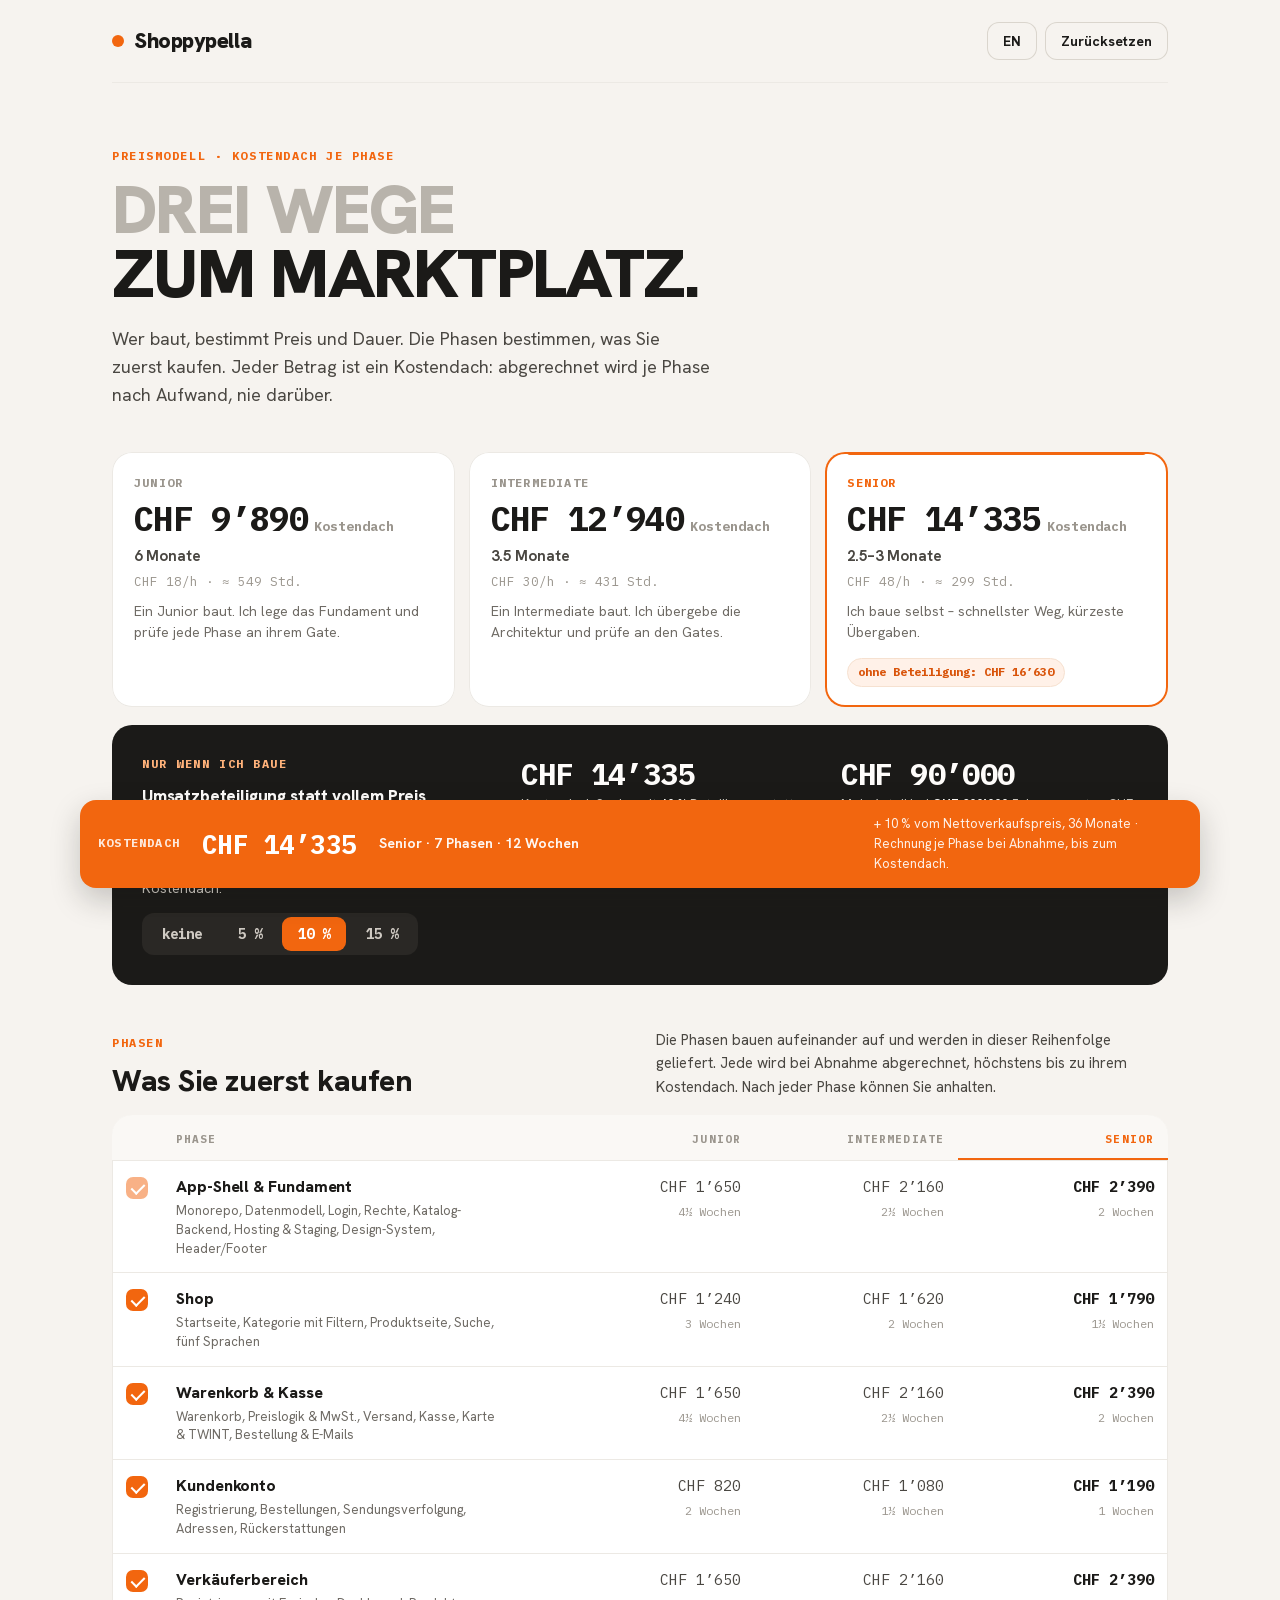
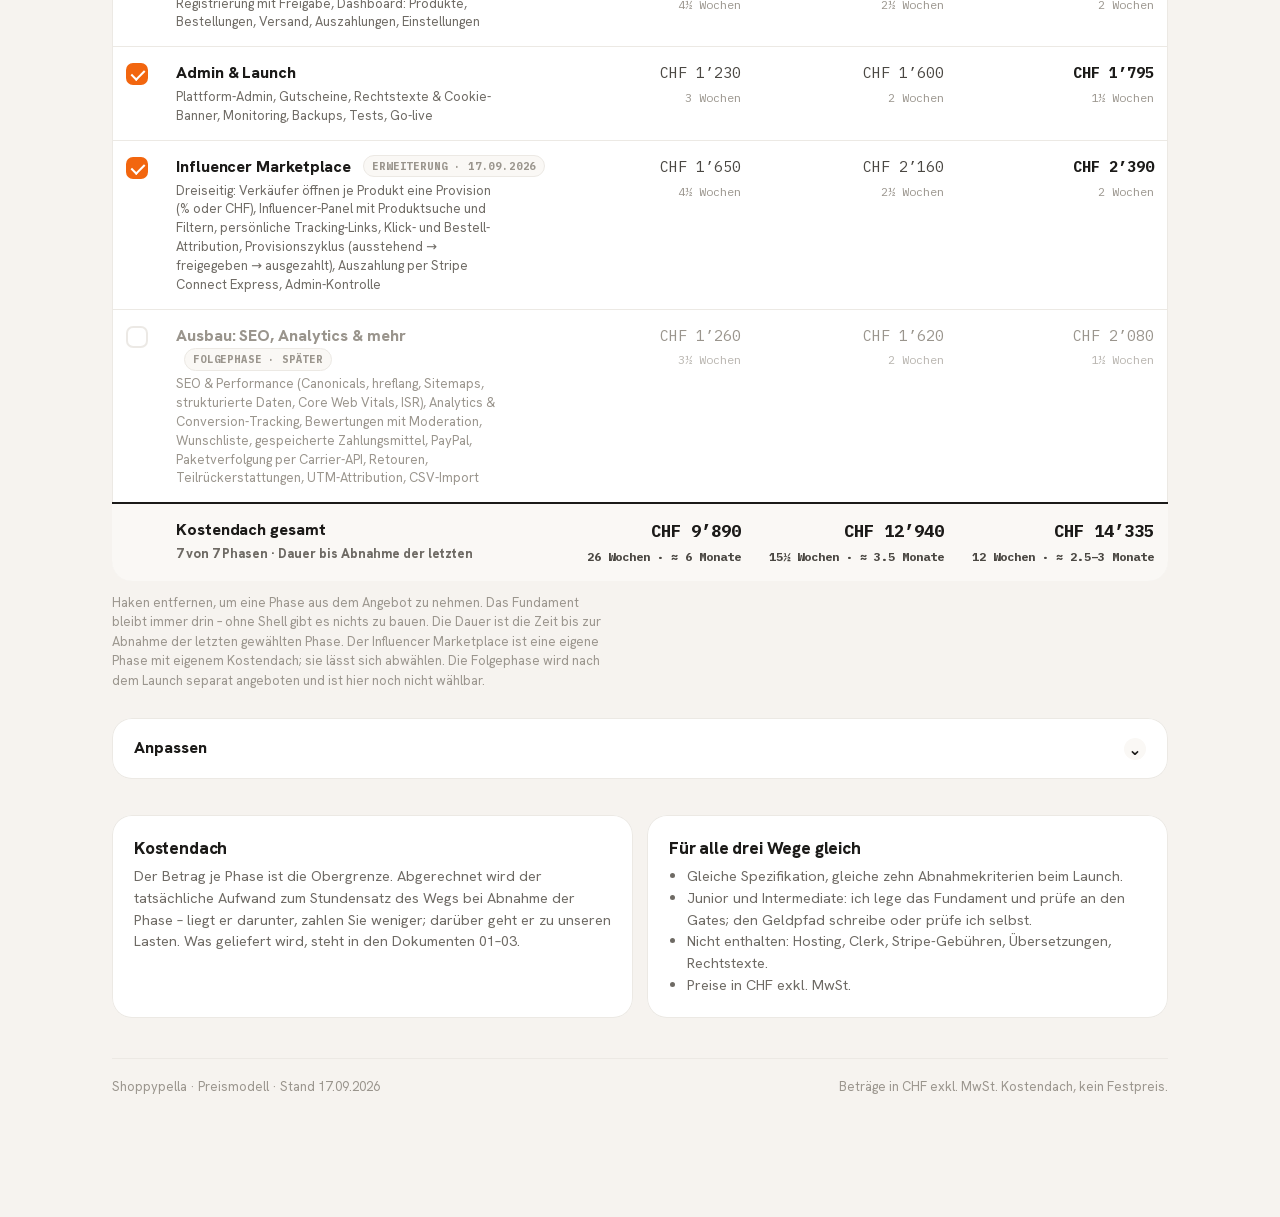
<file: docs/preismodell/index.html>
<!doctype html>
<html lang="de">
<head>
<meta charset="utf-8">
<meta name="viewport" content="width=device-width, initial-scale=1, viewport-fit=cover">
<title>Shoppypella — Preismodell</title>
<meta name="description" content="Drei Wege zum Marktplatz: Kostendach je Phase, Umsatzbeteiligung, Phasen zum Auswählen. Deutsch, Englisch, Türkisch.">
<meta property="og:title" content="Shoppypella — Preismodell">
<meta property="og:description" content="Drei Wege zum Marktplatz: Kostendach je Phase, Umsatzbeteiligung, Phasen zum Auswählen.">
<meta property="og:type" content="website">
<meta name="robots" content="noindex">
<link rel="icon" href="../assets/favicon.svg" type="image/svg+xml">
<style>
/* cyrillic-ext */
@font-face {
  font-family: 'Hanken Grotesk';
  font-style: normal;
  font-weight: 400;
  font-display: swap;
  src: url("../assets/fonts/7c9f367a-5be1-4662-a0ca-ecb2545bfea1.woff2") format('woff2');
  unicode-range: U+0460-052F, U+1C80-1C8A, U+20B4, U+2DE0-2DFF, U+A640-A69F, U+FE2E-FE2F;
}
/* vietnamese */
@font-face {
  font-family: 'Hanken Grotesk';
  font-style: normal;
  font-weight: 400;
  font-display: swap;
  src: url("../assets/fonts/5226e477-a6fe-46d2-955e-b2d6c13eeda8.woff2") format('woff2');
  unicode-range: U+0102-0103, U+0110-0111, U+0128-0129, U+0168-0169, U+01A0-01A1, U+01AF-01B0, U+0300-0301, U+0303-0304, U+0308-0309, U+0323, U+0329, U+1EA0-1EF9, U+20AB;
}
/* latin-ext */
@font-face {
  font-family: 'Hanken Grotesk';
  font-style: normal;
  font-weight: 400;
  font-display: swap;
  src: url("../assets/fonts/f9a9e7d3-46ba-4150-aeff-862f1f459d9d.woff2") format('woff2');
  unicode-range: U+0100-02BA, U+02BD-02C5, U+02C7-02CC, U+02CE-02D7, U+02DD-02FF, U+0304, U+0308, U+0329, U+1D00-1DBF, U+1E00-1E9F, U+1EF2-1EFF, U+2020, U+20A0-20AB, U+20AD-20C0, U+2113, U+2C60-2C7F, U+A720-A7FF;
}
/* latin */
@font-face {
  font-family: 'Hanken Grotesk';
  font-style: normal;
  font-weight: 400;
  font-display: swap;
  src: url("../assets/fonts/fddfcb2b-35cd-4c46-b133-5c8968ea97d2.woff2") format('woff2');
  unicode-range: U+0000-00FF, U+0131, U+0152-0153, U+02BB-02BC, U+02C6, U+02DA, U+02DC, U+0304, U+0308, U+0329, U+2000-206F, U+20AC, U+2122, U+2191, U+2193, U+2212, U+2215, U+FEFF, U+FFFD;
}
/* cyrillic-ext */
@font-face {
  font-family: 'Hanken Grotesk';
  font-style: normal;
  font-weight: 500;
  font-display: swap;
  src: url("../assets/fonts/7c9f367a-5be1-4662-a0ca-ecb2545bfea1.woff2") format('woff2');
  unicode-range: U+0460-052F, U+1C80-1C8A, U+20B4, U+2DE0-2DFF, U+A640-A69F, U+FE2E-FE2F;
}
/* vietnamese */
@font-face {
  font-family: 'Hanken Grotesk';
  font-style: normal;
  font-weight: 500;
  font-display: swap;
  src: url("../assets/fonts/5226e477-a6fe-46d2-955e-b2d6c13eeda8.woff2") format('woff2');
  unicode-range: U+0102-0103, U+0110-0111, U+0128-0129, U+0168-0169, U+01A0-01A1, U+01AF-01B0, U+0300-0301, U+0303-0304, U+0308-0309, U+0323, U+0329, U+1EA0-1EF9, U+20AB;
}
/* latin-ext */
@font-face {
  font-family: 'Hanken Grotesk';
  font-style: normal;
  font-weight: 500;
  font-display: swap;
  src: url("../assets/fonts/f9a9e7d3-46ba-4150-aeff-862f1f459d9d.woff2") format('woff2');
  unicode-range: U+0100-02BA, U+02BD-02C5, U+02C7-02CC, U+02CE-02D7, U+02DD-02FF, U+0304, U+0308, U+0329, U+1D00-1DBF, U+1E00-1E9F, U+1EF2-1EFF, U+2020, U+20A0-20AB, U+20AD-20C0, U+2113, U+2C60-2C7F, U+A720-A7FF;
}
/* latin */
@font-face {
  font-family: 'Hanken Grotesk';
  font-style: normal;
  font-weight: 500;
  font-display: swap;
  src: url("../assets/fonts/fddfcb2b-35cd-4c46-b133-5c8968ea97d2.woff2") format('woff2');
  unicode-range: U+0000-00FF, U+0131, U+0152-0153, U+02BB-02BC, U+02C6, U+02DA, U+02DC, U+0304, U+0308, U+0329, U+2000-206F, U+20AC, U+2122, U+2191, U+2193, U+2212, U+2215, U+FEFF, U+FFFD;
}
/* cyrillic-ext */
@font-face {
  font-family: 'Hanken Grotesk';
  font-style: normal;
  font-weight: 600;
  font-display: swap;
  src: url("../assets/fonts/7c9f367a-5be1-4662-a0ca-ecb2545bfea1.woff2") format('woff2');
  unicode-range: U+0460-052F, U+1C80-1C8A, U+20B4, U+2DE0-2DFF, U+A640-A69F, U+FE2E-FE2F;
}
/* vietnamese */
@font-face {
  font-family: 'Hanken Grotesk';
  font-style: normal;
  font-weight: 600;
  font-display: swap;
  src: url("../assets/fonts/5226e477-a6fe-46d2-955e-b2d6c13eeda8.woff2") format('woff2');
  unicode-range: U+0102-0103, U+0110-0111, U+0128-0129, U+0168-0169, U+01A0-01A1, U+01AF-01B0, U+0300-0301, U+0303-0304, U+0308-0309, U+0323, U+0329, U+1EA0-1EF9, U+20AB;
}
/* latin-ext */
@font-face {
  font-family: 'Hanken Grotesk';
  font-style: normal;
  font-weight: 600;
  font-display: swap;
  src: url("../assets/fonts/f9a9e7d3-46ba-4150-aeff-862f1f459d9d.woff2") format('woff2');
  unicode-range: U+0100-02BA, U+02BD-02C5, U+02C7-02CC, U+02CE-02D7, U+02DD-02FF, U+0304, U+0308, U+0329, U+1D00-1DBF, U+1E00-1E9F, U+1EF2-1EFF, U+2020, U+20A0-20AB, U+20AD-20C0, U+2113, U+2C60-2C7F, U+A720-A7FF;
}
/* latin */
@font-face {
  font-family: 'Hanken Grotesk';
  font-style: normal;
  font-weight: 600;
  font-display: swap;
  src: url("../assets/fonts/fddfcb2b-35cd-4c46-b133-5c8968ea97d2.woff2") format('woff2');
  unicode-range: U+0000-00FF, U+0131, U+0152-0153, U+02BB-02BC, U+02C6, U+02DA, U+02DC, U+0304, U+0308, U+0329, U+2000-206F, U+20AC, U+2122, U+2191, U+2193, U+2212, U+2215, U+FEFF, U+FFFD;
}
/* cyrillic-ext */
@font-face {
  font-family: 'Hanken Grotesk';
  font-style: normal;
  font-weight: 700;
  font-display: swap;
  src: url("../assets/fonts/7c9f367a-5be1-4662-a0ca-ecb2545bfea1.woff2") format('woff2');
  unicode-range: U+0460-052F, U+1C80-1C8A, U+20B4, U+2DE0-2DFF, U+A640-A69F, U+FE2E-FE2F;
}
/* vietnamese */
@font-face {
  font-family: 'Hanken Grotesk';
  font-style: normal;
  font-weight: 700;
  font-display: swap;
  src: url("../assets/fonts/5226e477-a6fe-46d2-955e-b2d6c13eeda8.woff2") format('woff2');
  unicode-range: U+0102-0103, U+0110-0111, U+0128-0129, U+0168-0169, U+01A0-01A1, U+01AF-01B0, U+0300-0301, U+0303-0304, U+0308-0309, U+0323, U+0329, U+1EA0-1EF9, U+20AB;
}
/* latin-ext */
@font-face {
  font-family: 'Hanken Grotesk';
  font-style: normal;
  font-weight: 700;
  font-display: swap;
  src: url("../assets/fonts/f9a9e7d3-46ba-4150-aeff-862f1f459d9d.woff2") format('woff2');
  unicode-range: U+0100-02BA, U+02BD-02C5, U+02C7-02CC, U+02CE-02D7, U+02DD-02FF, U+0304, U+0308, U+0329, U+1D00-1DBF, U+1E00-1E9F, U+1EF2-1EFF, U+2020, U+20A0-20AB, U+20AD-20C0, U+2113, U+2C60-2C7F, U+A720-A7FF;
}
/* latin */
@font-face {
  font-family: 'Hanken Grotesk';
  font-style: normal;
  font-weight: 700;
  font-display: swap;
  src: url("../assets/fonts/fddfcb2b-35cd-4c46-b133-5c8968ea97d2.woff2") format('woff2');
  unicode-range: U+0000-00FF, U+0131, U+0152-0153, U+02BB-02BC, U+02C6, U+02DA, U+02DC, U+0304, U+0308, U+0329, U+2000-206F, U+20AC, U+2122, U+2191, U+2193, U+2212, U+2215, U+FEFF, U+FFFD;
}
/* cyrillic-ext */
@font-face {
  font-family: 'Hanken Grotesk';
  font-style: normal;
  font-weight: 800;
  font-display: swap;
  src: url("../assets/fonts/7c9f367a-5be1-4662-a0ca-ecb2545bfea1.woff2") format('woff2');
  unicode-range: U+0460-052F, U+1C80-1C8A, U+20B4, U+2DE0-2DFF, U+A640-A69F, U+FE2E-FE2F;
}
/* vietnamese */
@font-face {
  font-family: 'Hanken Grotesk';
  font-style: normal;
  font-weight: 800;
  font-display: swap;
  src: url("../assets/fonts/5226e477-a6fe-46d2-955e-b2d6c13eeda8.woff2") format('woff2');
  unicode-range: U+0102-0103, U+0110-0111, U+0128-0129, U+0168-0169, U+01A0-01A1, U+01AF-01B0, U+0300-0301, U+0303-0304, U+0308-0309, U+0323, U+0329, U+1EA0-1EF9, U+20AB;
}
/* latin-ext */
@font-face {
  font-family: 'Hanken Grotesk';
  font-style: normal;
  font-weight: 800;
  font-display: swap;
  src: url("../assets/fonts/f9a9e7d3-46ba-4150-aeff-862f1f459d9d.woff2") format('woff2');
  unicode-range: U+0100-02BA, U+02BD-02C5, U+02C7-02CC, U+02CE-02D7, U+02DD-02FF, U+0304, U+0308, U+0329, U+1D00-1DBF, U+1E00-1E9F, U+1EF2-1EFF, U+2020, U+20A0-20AB, U+20AD-20C0, U+2113, U+2C60-2C7F, U+A720-A7FF;
}
/* latin */
@font-face {
  font-family: 'Hanken Grotesk';
  font-style: normal;
  font-weight: 800;
  font-display: swap;
  src: url("../assets/fonts/fddfcb2b-35cd-4c46-b133-5c8968ea97d2.woff2") format('woff2');
  unicode-range: U+0000-00FF, U+0131, U+0152-0153, U+02BB-02BC, U+02C6, U+02DA, U+02DC, U+0304, U+0308, U+0329, U+2000-206F, U+20AC, U+2122, U+2191, U+2193, U+2212, U+2215, U+FEFF, U+FFFD;
}
/* cyrillic-ext */
@font-face {
  font-family: 'Hanken Grotesk';
  font-style: normal;
  font-weight: 900;
  font-display: swap;
  src: url("../assets/fonts/7c9f367a-5be1-4662-a0ca-ecb2545bfea1.woff2") format('woff2');
  unicode-range: U+0460-052F, U+1C80-1C8A, U+20B4, U+2DE0-2DFF, U+A640-A69F, U+FE2E-FE2F;
}
/* vietnamese */
@font-face {
  font-family: 'Hanken Grotesk';
  font-style: normal;
  font-weight: 900;
  font-display: swap;
  src: url("../assets/fonts/5226e477-a6fe-46d2-955e-b2d6c13eeda8.woff2") format('woff2');
  unicode-range: U+0102-0103, U+0110-0111, U+0128-0129, U+0168-0169, U+01A0-01A1, U+01AF-01B0, U+0300-0301, U+0303-0304, U+0308-0309, U+0323, U+0329, U+1EA0-1EF9, U+20AB;
}
/* latin-ext */
@font-face {
  font-family: 'Hanken Grotesk';
  font-style: normal;
  font-weight: 900;
  font-display: swap;
  src: url("../assets/fonts/f9a9e7d3-46ba-4150-aeff-862f1f459d9d.woff2") format('woff2');
  unicode-range: U+0100-02BA, U+02BD-02C5, U+02C7-02CC, U+02CE-02D7, U+02DD-02FF, U+0304, U+0308, U+0329, U+1D00-1DBF, U+1E00-1E9F, U+1EF2-1EFF, U+2020, U+20A0-20AB, U+20AD-20C0, U+2113, U+2C60-2C7F, U+A720-A7FF;
}
/* latin */
@font-face {
  font-family: 'Hanken Grotesk';
  font-style: normal;
  font-weight: 900;
  font-display: swap;
  src: url("../assets/fonts/fddfcb2b-35cd-4c46-b133-5c8968ea97d2.woff2") format('woff2');
  unicode-range: U+0000-00FF, U+0131, U+0152-0153, U+02BB-02BC, U+02C6, U+02DA, U+02DC, U+0304, U+0308, U+0329, U+2000-206F, U+20AC, U+2122, U+2191, U+2193, U+2212, U+2215, U+FEFF, U+FFFD;
}
</style>
<style>
/* IBM Plex Mono (OFL), subset to Latin, Latin Extended-A, punctuation, currency and a few symbols.
   Regular also serves weight 500. */
@font-face{font-family:'IBM Plex Mono';font-style:normal;font-weight:400 500;font-display:swap;src:url("../assets/fonts/ibm-plex-mono-400.woff2") format("woff2")}
@font-face{font-family:'IBM Plex Mono';font-style:normal;font-weight:700;font-display:swap;src:url("../assets/fonts/ibm-plex-mono-700.woff2") format("woff2")}
</style>
<style>
:root{
  --paper:#FEFCFA; --canvas:#F6F3EF; --card:#FFFFFF; --ink:#1B1A18; --ink2:#4A4742; --body:#6E6A64; --muted:#9A958D; --faint:#B8B3AB;
  --rule:#DAD5CD; --hair:#ECE9E4; --hair2:#F5F2EE; --soft:#FAF8F5; --accent:#F2660F; --accent-2:#D9540A; --tint:#FFF1E8; --tint-bd:#F6E1D0;
  --ok:#2E7D5B; --warn:#C24A3A; --on-accent:#FFFFFF; --dark:#1B1A18; --dark-text:#FEFCFA; --dark-muted:#CFCAC3; --dark-line:#3A3733;
  --hg:"Hanken Grotesk",ui-sans-serif,system-ui,-apple-system,"Segoe UI",Roboto,Arial,sans-serif;
  --pm:"IBM Plex Mono",ui-monospace,SFMono-Regular,Menlo,Consolas,monospace;
  --ease-out:cubic-bezier(0.23,1,0.32,1); --ease-in-out:cubic-bezier(0.77,0,0.175,1);
  --r-lg:20px; --r-md:14px; --r-sm:10px;
}
@media (prefers-color-scheme: dark){
  :root:not([data-theme="light"]){
    --paper:#151412; --canvas:#100F0E; --card:#1C1B19; --ink:#F5F2EE; --ink2:#D9D4CC; --body:#B3ADA4; --muted:#8A857D; --faint:#5F5A53;
    --rule:#3A3733; --hair:#2A2825; --hair2:#232120; --soft:#1F1E1B; --tint:#2A1D14; --tint-bd:#4A2E1B; --on-accent:#FFFFFF;
    --dark:#000000; --dark-text:#F5F2EE; --dark-muted:#A39E96; --dark-line:#2A2825;
  }
}
:root[data-theme="dark"]{
  --paper:#151412; --canvas:#100F0E; --card:#1C1B19; --ink:#F5F2EE; --ink2:#D9D4CC; --body:#B3ADA4; --muted:#8A857D; --faint:#5F5A53;
  --rule:#3A3733; --hair:#2A2825; --hair2:#232120; --soft:#1F1E1B; --tint:#2A1D14; --tint-bd:#4A2E1B; --on-accent:#FFFFFF;
  --dark:#000000; --dark-text:#F5F2EE; --dark-muted:#A39E96; --dark-line:#2A2825;
}
*{box-sizing:border-box}
html,body{background:var(--canvas)}
body{margin:0;color:var(--ink);font-family:var(--hg);font-size:16px;line-height:1.55;-webkit-font-smoothing:antialiased;padding-block:0 120px}
.wrap{max-width:1120px;margin:0 auto;padding-inline:20px}
@media (min-width:768px){.wrap{padding-inline:32px}}
h1,h2,h3{margin:0;color:var(--ink);text-wrap:balance}
h1{font-size:clamp(38px,6vw,68px);font-weight:900;line-height:.95;letter-spacing:-0.025em;text-transform:uppercase}
h1 span{color:var(--faint)}
h2{font-size:clamp(22px,2.6vw,30px);font-weight:800;letter-spacing:-0.015em;line-height:1.15}
h3{font-size:17px;font-weight:800;letter-spacing:-0.01em;line-height:1.3}
p{margin:0;color:var(--ink2)}
.eyebrow{font-family:var(--pm);font-size:12px;font-weight:700;letter-spacing:.13em;text-transform:uppercase;color:var(--accent);display:block;margin-bottom:12px}
.mono{font-family:var(--pm);font-variant-numeric:tabular-nums}
.muted{color:var(--muted)}
.lead{font-size:18px;line-height:1.55;max-width:60ch;color:var(--ink2)}

/* header */
.top{display:flex;align-items:center;justify-content:space-between;gap:16px;padding-block:22px;border-bottom:1px solid var(--hair)}
.mark{display:flex;align-items:center;gap:10px;text-decoration:none;color:var(--ink);font-weight:900;font-size:22px;letter-spacing:-0.02em}
.mark i{width:12px;height:12px;border-radius:50%;background:var(--accent);display:inline-block}
.top-actions{display:flex;gap:8px}
.btn{appearance:none;border:0;font:inherit;font-weight:700;font-size:14px;line-height:20px;padding:9px 16px;border-radius:12px;cursor:pointer;background:var(--accent);color:var(--on-accent);transition:background-color .15s ease,transform .12s var(--ease-out),box-shadow .15s ease}
.btn.ghost{background:transparent;color:var(--ink);box-shadow:inset 0 0 0 1px var(--rule)}
.btn:active{transform:scale(.97)}
@media (hover:hover) and (pointer:fine){.btn:hover{background:var(--accent-2)}.btn.ghost:hover{background:var(--soft);color:var(--ink)}}
.btn:focus-visible,.opt:focus-visible,input:focus-visible,.seg button:focus-visible,.row-check:focus-visible{outline:2px solid var(--accent);outline-offset:2px}

/* hero */
.hero{padding-block:44px 28px;position:relative}
@media (min-width:768px){.hero{padding-block:64px 36px}}
.hero .lead{margin-top:18px}

/* option cards */
.opts{display:grid;gap:14px;margin-top:8px}
@media (min-width:820px){.opts{grid-template-columns:repeat(3,1fr)}}
.opt{appearance:none;text-align:left;font:inherit;color:var(--ink);background:var(--card);border:0;border-radius:var(--r-lg);padding:22px 22px 20px;cursor:pointer;position:relative;display:flex;flex-direction:column;gap:6px;box-shadow:inset 0 0 0 1px var(--hair);transition:box-shadow .18s var(--ease-out),transform .12s var(--ease-out),background-color .3s ease}
.opt::before{content:"";position:absolute;left:22px;right:22px;top:0;height:3px;border-radius:0 0 3px 3px;background:var(--accent);opacity:0;transform:scaleX(.6);transition:opacity .2s ease,transform .25s var(--ease-out)}
.opt.selected{box-shadow:inset 0 0 0 2px var(--accent)}
.opt.selected::before{opacity:1;transform:none}
@media (hover:hover) and (pointer:fine){.opt:not(.selected):hover{box-shadow:inset 0 0 0 1px var(--rule)}}
.opt:active{transform:scale(.99)}
.opt .who{font-family:var(--pm);font-size:12px;font-weight:700;letter-spacing:.1em;text-transform:uppercase;color:var(--muted)}
.opt.selected .who{color:var(--accent)}
.opt .price{font-size:34px;font-weight:900;letter-spacing:-0.02em;line-height:1.05;font-variant-numeric:tabular-nums;padding:2px 6px;margin:0 -6px;border-radius:8px;transition:background-color .4s ease}
.opt .price small{font-size:13px;font-weight:700;color:var(--muted);letter-spacing:0;margin-left:6px;font-family:var(--pm)}
.opt .dur{font-size:15px;color:var(--ink2);font-weight:700}
.opt .rate{font-family:var(--pm);font-size:12.5px;color:var(--muted);margin-top:-2px}
.opt .desc{font-size:14px;line-height:1.45;color:var(--body);margin-top:4px}
.opt .badge{display:inline-flex;align-items:center;gap:6px;margin-top:10px;font-family:var(--pm);font-size:12px;font-weight:700;padding:4px 10px;border-radius:999px;background:var(--tint);color:var(--accent-2);border:1px solid var(--tint-bd);width:max-content;max-width:100%}
.hot{background-color:var(--tint)}

/* share block */
.share{margin-top:18px;background:var(--dark);color:var(--dark-text);border-radius:var(--r-lg);padding:26px 22px;display:grid;gap:22px;transition:opacity .25s ease}
@media (min-width:820px){.share{grid-template-columns:1.2fr 1fr 1fr;padding:30px 30px;align-items:start}}
.share.off{opacity:.45}
.share h3,.share .eyebrow{color:var(--dark-text)}
.share .eyebrow{color:#FFB27A}
.share p{color:var(--dark-muted);font-size:14px;line-height:1.5}
.seg{display:inline-flex;background:#2A2825;border-radius:12px;padding:4px;gap:4px;margin-top:14px}
.seg button{appearance:none;border:0;font:inherit;font-family:var(--pm);font-weight:700;font-size:14px;line-height:20px;padding:7px 16px;border-radius:9px;background:transparent;color:var(--dark-muted);cursor:pointer;transition:background-color .15s ease,color .15s ease}
.seg button.on{background:var(--accent);color:#fff}
.seg button:disabled{opacity:.4;cursor:not-allowed}
.share .v{font-size:30px;font-weight:900;letter-spacing:-0.02em;line-height:1.1;font-variant-numeric:tabular-nums;padding:2px 6px;margin:0 -6px;border-radius:8px;transition:background-color .4s ease}
.share .v.hot{background-color:#3A2A1E}
.share .l{font-size:13px;color:var(--dark-muted);margin-top:4px;line-height:1.45}
.share .l b{color:var(--dark-text)}
.share input[type=range]{-webkit-appearance:none;appearance:none;width:100%;height:3px;border-radius:2px;background:linear-gradient(90deg,var(--accent) var(--p,0%),#3A3733 var(--p,0%));margin:14px 0 6px;cursor:pointer}
.share input[type=range]::-webkit-slider-thumb{-webkit-appearance:none;width:20px;height:20px;border-radius:50%;background:#fff;border:3px solid var(--dark);box-shadow:0 0 0 2px var(--accent);transition:transform .15s var(--ease-out)}
.share input[type=range]::-moz-range-thumb{width:14px;height:14px;border-radius:50%;background:#fff;border:3px solid var(--dark);box-shadow:0 0 0 2px var(--accent)}
@media (hover:hover) and (pointer:fine){.share input[type=range]:hover::-webkit-slider-thumb{transform:scale(1.12)}}

/* phases */
section.block{margin-top:44px}
.block-head{display:flex;flex-wrap:wrap;align-items:flex-end;justify-content:space-between;gap:8px 24px;margin-bottom:16px}
.block-head p{max-width:64ch;font-size:15px}
.scroller{overflow-x:auto;margin-inline:-20px;padding-inline:20px;scrollbar-width:thin}
@media (min-width:768px){.scroller{margin-inline:0;padding-inline:0}}
table.ph{width:100%;min-width:720px;border-collapse:separate;border-spacing:0;background:var(--card);border-radius:var(--r-lg);box-shadow:inset 0 0 0 1px var(--hair);overflow:hidden}
.ph th,.ph td{padding:14px 14px;text-align:left;vertical-align:top;border-bottom:1px solid var(--hair)}
.ph th{font-family:var(--pm);font-size:11px;font-weight:700;letter-spacing:.1em;text-transform:uppercase;color:var(--muted);padding-top:16px;padding-bottom:12px;background:var(--soft);cursor:pointer;transition:color .15s ease}
.ph th.num,.ph td.num{text-align:right;white-space:nowrap}
.ph th.sel{color:var(--accent);box-shadow:inset 0 -2px 0 var(--accent)}
.ph th:first-child{cursor:default;width:44px}
.ph td:first-child{width:44px}
.ph td.name b{display:block;font-weight:800;color:var(--ink);letter-spacing:-0.005em}
.ph td.name small{display:block;font-size:13px;line-height:1.45;color:var(--body);margin-top:2px;max-width:46ch}
.ph td.num .c{font-family:var(--pm);font-weight:500;font-size:15px;color:var(--ink2);font-variant-numeric:tabular-nums;display:inline-block;padding:2px 6px;margin:-2px -6px;border-radius:6px;transition:background-color .4s ease,color .2s ease,opacity .25s ease}
.ph td.num .w{display:block;font-size:12px;color:var(--muted);margin-top:3px;font-family:var(--pm)}
.ph td.num.sel .c{color:var(--ink);font-weight:700}
.ph tr.off td.name b,.ph tr.off td.name small{color:var(--faint);text-decoration:line-through;text-decoration-color:var(--rule)}
.ph tr.off td.num .c,.ph tr.off td.num .w{opacity:.35}
.ph tr.later td.name b{color:var(--muted)}
.ph tr.later td.name small{color:var(--muted)}
.ph tr.later td.num .c{color:var(--muted);font-weight:500}
.ph tr.later td.num .w{opacity:.7}
.later-tag{display:inline-block;vertical-align:2px;margin-left:8px;font-family:var(--pm);font-size:10.5px;font-weight:700;letter-spacing:.08em;text-transform:uppercase;padding:2px 8px;border-radius:999px;background:var(--soft);color:var(--muted);border:1px solid var(--hair)}
.ph tr:last-child td{border-bottom:0}
.ph tfoot td{background:var(--soft);font-weight:800;border-top:2px solid var(--ink);border-bottom:0}
.ph tfoot td.num .c{font-weight:800;color:var(--ink);font-size:17px}
.ph tfoot td.num .w{color:var(--ink2)}
.row-check{appearance:none;width:22px;height:22px;border-radius:7px;border:2px solid var(--rule);background:var(--card);cursor:pointer;position:relative;margin:2px 0 0;transition:background-color .15s ease,border-color .15s ease}
.row-check:checked{background:var(--accent);border-color:var(--accent)}
.row-check:checked::after{content:"";position:absolute;left:6px;top:2px;width:6px;height:11px;border:solid #fff;border-width:0 2.5px 2.5px 0;transform:rotate(45deg)}
.row-check:disabled{opacity:.5;cursor:not-allowed}
.legend{font-size:13px;color:var(--muted);margin-top:12px;max-width:70ch;line-height:1.5}

/* levers */
details.levers{margin-top:28px;background:var(--card);border-radius:var(--r-lg);box-shadow:inset 0 0 0 1px var(--hair)}
details.levers summary{list-style:none;cursor:pointer;padding:18px 22px;display:flex;align-items:center;justify-content:space-between;gap:12px;font-weight:800}
details.levers summary::-webkit-details-marker{display:none}
details.levers summary .chev{width:22px;height:22px;border-radius:50%;background:var(--soft);display:grid;place-items:center;transition:transform .2s var(--ease-out)}
details.levers[open] summary .chev{transform:rotate(180deg)}
.levers-body{padding:0 22px 22px;display:grid;gap:8px 28px}
@media (min-width:768px){.levers-body{grid-template-columns:1fr 1fr}}
.lv{display:grid;grid-template-columns:1fr 96px;grid-template-areas:"label val" "range range";gap:2px 12px;align-items:center;padding-block:8px}
.lv .k-label{grid-area:label;font-size:14px;color:var(--ink2)}
.lv input[type=number]{grid-area:val;width:96px;justify-self:end;font:inherit;font-family:var(--pm);font-size:14px;font-weight:700;padding:5px 10px;border:1px solid var(--rule);border-radius:9px;background:var(--card);color:var(--ink);text-align:right}
.lv input[type=range]{grid-area:range;-webkit-appearance:none;appearance:none;width:100%;height:3px;border-radius:2px;background:linear-gradient(90deg,var(--accent) var(--p,50%),var(--hair) var(--p,50%));margin:8px 0 2px;cursor:pointer}
.lv input[type=range]::-webkit-slider-thumb{-webkit-appearance:none;width:18px;height:18px;border-radius:50%;background:#fff;border:3px solid var(--card);box-shadow:0 0 0 2px var(--accent);transition:transform .15s var(--ease-out)}
.lv input[type=range]::-moz-range-thumb{width:12px;height:12px;border-radius:50%;background:#fff;border:3px solid var(--card);box-shadow:0 0 0 2px var(--accent)}
@media (hover:hover) and (pointer:fine){.lv input[type=range]:hover::-webkit-slider-thumb{transform:scale(1.12)}}
.lv-group{grid-column:1/-1;font-family:var(--pm);font-size:11px;font-weight:700;letter-spacing:.1em;text-transform:uppercase;color:var(--muted);margin-top:10px;padding-top:12px;border-top:1px solid var(--hair)}
.lv-group:first-child{border-top:0;margin-top:0;padding-top:4px}
#adv{grid-column:1/-1;display:grid;gap:8px 28px}
@media (min-width:768px){#adv{grid-template-columns:1fr 1fr}}
.adv-note{grid-column:1/-1;font-size:12px;color:var(--muted);padding:10px 12px;border:1px dashed var(--rule);border-radius:var(--r-sm);margin-top:10px}

/* notes */
.notes{margin-top:36px;display:grid;gap:14px}
@media (min-width:768px){.notes{grid-template-columns:1fr 1fr}}
.note{background:var(--card);border-radius:var(--r-lg);padding:22px;box-shadow:inset 0 0 0 1px var(--hair)}
.note h3{margin-bottom:6px}
.note p,.note li{font-size:14.5px;line-height:1.5;color:var(--body)}
.note ul{margin:6px 0 0;padding-left:18px}

footer.foot{margin-top:40px;padding-top:18px;border-top:1px solid var(--hair);font-size:13px;color:var(--muted);display:flex;flex-wrap:wrap;gap:6px 20px;justify-content:space-between}

/* sticky summary */
.bar{position:fixed;left:0;right:0;bottom:0;z-index:10;padding:0 12px calc(12px + env(safe-area-inset-bottom,0px))}
.bar-in{max-width:1120px;margin:0 auto;background:var(--accent);color:#fff;border-radius:16px;padding:14px 18px;display:flex;flex-wrap:wrap;align-items:center;gap:6px 22px;box-shadow:0 12px 30px rgba(27,26,24,.22)}
.bar .t{font-family:var(--pm);font-size:12px;font-weight:700;letter-spacing:.1em;text-transform:uppercase;opacity:.85}
.bar .big{font-size:26px;font-weight:900;letter-spacing:-0.02em;line-height:1;font-variant-numeric:tabular-nums;padding:2px 6px;margin:-2px -6px;border-radius:8px;transition:background-color .4s ease}
.bar .big.hot{background-color:rgba(255,255,255,.18)}
.bar .m{font-size:14px;font-weight:700;opacity:.95}
.bar .r{margin-left:auto;font-size:13px;opacity:.9;max-width:44ch}

/* entrance */
.rise{animation:rise .55s var(--ease-out) both;animation-delay:calc(var(--i,0) * 60ms)}
@keyframes rise{from{opacity:0;transform:translateY(12px)}to{opacity:1;transform:none}}
@media (prefers-reduced-motion: reduce){.rise{animation:none}.opt,.share .v,.bar .big,.ph td.num .c,.opt .price{transition:none}}
</style>
</head>
<body>
<div class="wrap">
  <header class="top rise" style="--i:0">
    <a class="mark" href="#" aria-label="Shoppypella"><i></i><span>Shoppypella</span></a>
    <div class="top-actions">
      <button class="btn ghost" id="lang" type="button" aria-label="Language">EN</button>
      <button class="btn ghost" id="reset" type="button" data-i18n="reset">Zurücksetzen</button>
    </div>
  </header>

  <section class="hero">
    <span class="eyebrow rise" style="--i:1" data-i18n="eyebrow">Preismodell · Kostendach je Phase</span>
    <h1 class="rise" style="--i:2"><span data-i18n="h1a">Drei Wege</span><br><span data-i18n="h1b" style="color:var(--ink)">zum Marktplatz.</span></h1>
    <p class="lead rise" style="--i:3" data-i18n="lead">Wer baut, bestimmt Preis und Dauer. Die Phasen bestimmen, was Sie zuerst kaufen. Jeder Betrag ist ein Kostendach: abgerechnet wird je Phase nach Aufwand, nie darüber.</p>
  </section>

  <section class="rise" style="--i:4">
    <div class="opts" id="opts"></div>
  </section>

  <section class="share rise" style="--i:5" id="share" aria-live="polite">
    <div>
      <span class="eyebrow" data-i18n="sh_eyebrow">Nur wenn ich baue</span>
      <h3 data-i18n="sh_title">Umsatzbeteiligung statt vollem Preis</h3>
      <p style="margin-top:8px" data-i18n="sh_sub">Ein Anteil am Nettoverkaufspreis jedes über die Plattform verkauften Produkts, 36 Monate ab Launch, quartalsweise abgerechnet. Dafür sinkt das Kostendach.</p>
      <div class="seg" id="seg" role="group" aria-label="Umsatzbeteiligung"></div>
    </div>
    <div>
      <div class="v mono" id="sh-cash">CHF 12’000</div>
      <div class="l" id="sh-cash-l"></div>
    </div>
    <div>
      <div class="v mono" id="sh-ev"></div>
      <div class="l" id="sh-ev-l"></div>
      <input type="range" id="gmv" min="50000" max="1000000" step="50000" aria-label="Jahresumsatz">
      <div class="l" id="gmv-l"></div>
    </div>
  </section>

  <section class="block rise" style="--i:6">
    <div class="block-head">
      <div>
        <span class="eyebrow" data-i18n="ph_eyebrow">Phasen</span>
        <h2 data-i18n="ph_title">Was Sie zuerst kaufen</h2>
      </div>
      <p data-i18n="ph_sub">Die Phasen bauen aufeinander auf und werden in dieser Reihenfolge geliefert. Jede wird bei Abnahme abgerechnet, höchstens bis zu ihrem Kostendach. Nach jeder Phase können Sie anhalten.</p>
    </div>
    <div class="scroller">
      <table class="ph" id="ph">
        <thead><tr>
          <th></th>
          <th data-i18n="col_phase">Phase</th>
          <th class="num" data-opt="J"><span data-i18n="junior">Junior</span></th>
          <th class="num" data-opt="I"><span data-i18n="inter">Intermediate</span></th>
          <th class="num" data-opt="S"><span data-i18n="senior">Senior</span></th>
        </tr></thead>
        <tbody id="ph-body"></tbody>
        <tfoot><tr>
          <td></td>
          <td class="name"><b data-i18n="total">Kostendach gesamt</b><small id="tot-note"></small></td>
          <td class="num" data-opt="J"><span class="c mono" id="tot-J"></span><span class="w" id="totw-J"></span></td>
          <td class="num" data-opt="I"><span class="c mono" id="tot-I"></span><span class="w" id="totw-I"></span></td>
          <td class="num" data-opt="S"><span class="c mono" id="tot-S"></span><span class="w" id="totw-S"></span></td>
        </tr></tfoot>
      </table>
    </div>
    <p class="legend" data-i18n="ph_legend">Haken entfernen, um eine Phase aus dem Angebot zu nehmen. Das Fundament bleibt immer drin – ohne Shell gibt es nichts zu bauen. Die Dauer ist die Zeit bis zur Abnahme der letzten gewählten Phase.</p>
  </section>

  <details class="levers rise" style="--i:7" id="levers">
    <summary><span data-i18n="lv_title">Anpassen</span><span class="chev" aria-hidden="true">⌄</span></summary>
    <div class="levers-body" id="lv-body"></div>
  </details>

  <div class="notes rise" style="--i:8">
    <div class="note">
      <h3 data-i18n="n1_t">Kostendach</h3>
      <p data-i18n="n1_p">Der Betrag je Phase ist die Obergrenze. Abgerechnet wird der tatsächliche Aufwand bei Abnahme der Phase – liegt er darunter, zahlen Sie weniger; darüber geht er zu unseren Lasten. Was geliefert wird, steht in den Dokumenten 01–03.</p>
    </div>
    <div class="note">
      <h3 data-i18n="n2_t">Für alle drei Wege gleich</h3>
      <ul>
        <li data-i18n="n2_a">Gleiche Spezifikation, gleiche neun Abnahmekriterien beim Launch.</li>
        <li data-i18n="n2_b">Junior und Intermediate: ich lege das Fundament und prüfe an den Gates; den Geldpfad schreibe oder prüfe ich selbst.</li>
        <li data-i18n="n2_c">Nicht enthalten: Hosting, Clerk, Stripe-Gebühren, Übersetzungen, Rechtstexte.</li>
        <li data-i18n="n2_d">Preise in CHF exkl. MwSt.</li>
      </ul>
    </div>
  </div>

  <footer class="foot rise" style="--i:9">
    <span data-i18n="foot_l">Shoppypella · Preismodell · Stand 17.09.2026</span>
    <span data-i18n="foot_r">Beträge in CHF exkl. MwSt. Kostendach, kein Festpreis.</span>
  </footer>
</div>

<div class="bar" id="bar" aria-live="polite">
  <div class="bar-in">
    <span class="t" data-i18n="bar_t">Kostendach</span>
    <span class="big mono" id="bar-total">CHF 12’000</span>
    <span class="m" id="bar-meta"></span>
    <span class="r" id="bar-note"></span>
  </div>
</div>

<script>
(() => {
'use strict';
const reduced = matchMedia('(prefers-reduced-motion: reduce)').matches;

const T = {
  de: {
    reset:'Zurücksetzen', eyebrow:'Preismodell · Kostendach je Phase', h1a:'Drei Wege', h1b:'zum Marktplatz.',
    lead:'Wer baut, bestimmt Preis und Dauer. Die Phasen bestimmen, was Sie zuerst kaufen. Jeder Betrag ist ein Kostendach: abgerechnet wird je Phase nach Aufwand, nie darüber.',
    junior:'Junior', inter:'Intermediate', senior:'Senior', months:'Monate', weeks:'Wochen', ceiling:'Kostendach',
    oJ:'Ein Junior baut. Ich lege das Fundament und prüfe jede Phase an ihrem Gate.', oI:'Ein Intermediate baut. Ich übergebe die Architektur und prüfe an den Gates.', oS:'Ich baue selbst – schnellster Weg, kürzeste Übergaben.',
    badge_share:'mit 10 % Beteiligung: {c}', badge_full:'ohne Beteiligung: {c}',
    sh_eyebrow:'Nur wenn ich baue', sh_title:'Umsatzbeteiligung statt vollem Preis',
    sh_sub:'Ein Anteil am Nettoverkaufspreis jedes über die Plattform verkauften Produkts, {m} Monate ab Launch, quartalsweise abgerechnet. Dafür sinkt das Kostendach.',
    sh_cash_l:'Kostendach Senior mit <b>{s} %</b> Beteiligung · statt {full}', sh_cash_l0:'Kostendach Senior ohne Beteiligung · CHF {r}/h für ≈ {h} Std.',
    sh_ev_l:'Mein Anteil bei <b>{g}</b> Jahresumsatz · {y} pro Jahr, {t} über {m} Monate', sh_ev_l0:'Kein Anteil – wählen Sie 5, 10 oder 15 %',
    gmv_l:'Szenario Jahres-Nettoumsatz: {g}', sh_off:'Die Beteiligung gilt nur, wenn ich selbst baue.',
    ph_eyebrow:'Phasen', ph_title:'Was Sie zuerst kaufen',
    ph_sub:'Die Phasen bauen aufeinander auf und werden in dieser Reihenfolge geliefert. Jede wird bei Abnahme abgerechnet, höchstens bis zu ihrem Kostendach. Nach jeder Phase können Sie anhalten.',
    col_phase:'Phase', total:'Kostendach gesamt', tot_note:'{n} von {all} Phasen · Dauer bis Abnahme der letzten',
    ph_legend:'Haken entfernen, um eine Phase aus dem Angebot zu nehmen. Das Fundament bleibt immer drin – ohne Shell gibt es nichts zu bauen. Die Dauer ist die Zeit bis zur Abnahme der letzten gewählten Phase. Der Influencer Marketplace ist eine eigene Phase mit eigenem Kostendach; sie lässt sich abwählen. Die Folgephase wird nach dem Launch separat angeboten und ist hier noch nicht wählbar.',
    p_shell:'App-Shell & Fundament', p_shell_d:'Monorepo, Datenmodell, Login, Rechte, Katalog-Backend, Hosting & Staging, Design-System, Header/Footer',
    p_shop:'Shop', p_shop_d:'Startseite, Kategorie mit Filtern, Produktseite, Suche, fünf Sprachen',
    p_checkout:'Warenkorb & Kasse', p_checkout_d:'Warenkorb, Preislogik & MwSt., Versand, Kasse, Karte & TWINT, Bestellung & E-Mails',
    p_account:'Kundenkonto', p_account_d:'Registrierung, Bestellungen, Sendungsverfolgung, Adressen, Rückerstattungen',
    p_seller:'Verkäuferbereich', p_seller_d:'Registrierung mit Freigabe, Dashboard: Produkte, Bestellungen, Versand, Auszahlungen, Einstellungen',
    p_admin:'Admin & Launch', p_admin_d:'Plattform-Admin, Gutscheine, Rechtstexte & Cookie-Banner, Monitoring, Backups, Tests, Go-live',
    p_followup:'Ausbau: SEO, Analytics & mehr', p_followup_d:'SEO & Performance (Canonicals, hreflang, Sitemaps, strukturierte Daten, Core Web Vitals, ISR), Analytics & Conversion-Tracking, Bewertungen mit Moderation, Wunschliste, gespeicherte Zahlungsmittel, PayPal, Paketverfolgung per Carrier-API, Retouren, Teilrückerstattungen, UTM-Attribution, CSV-Import',
    p_influencer:'Influencer Marketplace', p_influencer_d:'Dreiseitig: Verkäufer öffnen je Produkt eine Provision (% oder CHF), Influencer-Panel mit Produktsuche und Filtern, persönliche Tracking-Links, Klick- und Bestell-Attribution, Provisionszyklus (ausstehend → freigegeben → ausgezahlt), Auszahlung per Stripe Connect Express, Admin-Kontrolle',
    infl_tag:'Erweiterung · 17.09.2026', lv_infl:'Influencer Marketplace (CHF)', k_iJ:'Junior', k_iI:'Intermediate', k_iS:'Senior',
    later_tag:'Folgephase · später', lv_follow:'Ausbau, Folgephase (CHF)', k_fJ:'Junior', k_fI:'Intermediate', k_fS:'Senior',
    lv_title:'Anpassen', lv_prices:'Kostendach (CHF)', lv_months:'Dauer (Monate)', lv_rates:'Stundensatz (CHF)', lv_share:'Beteiligung', lv_weights:'Phasengewichte (%)',
    k_pJ:'Junior', k_pI:'Intermediate', k_pS:'Senior', k_mJ:'Junior', k_mI:'Intermediate', k_mS:'Senior', k_hJ:'Junior', k_hI:'Intermediate', k_hS:'Senior',
    rate_l:'CHF {r}/h · ≈ {h} Std.', sh_rate:'effektiv CHF {r}/h für ≈ {h} Std.',
    k_relDisc:'Nachlass je 10 % Beteiligung (% des Kostendachs)', k_term:'Laufzeit der Beteiligung (Monate)',
    k_w_shell:'App-Shell & Fundament', k_w_shop:'Shop', k_w_checkout:'Warenkorb & Kasse', k_w_account:'Kundenkonto', k_w_seller:'Verkäuferbereich', k_w_admin:'Admin & Launch',
    adv_note:'Phasengewichte sind Modellannahmen – nur sichtbar mit #modell in der Adresse.',
    n1_t:'Kostendach', n1_p:'Der Betrag je Phase ist die Obergrenze. Abgerechnet wird der tatsächliche Aufwand zum Stundensatz des Wegs bei Abnahme der Phase – liegt er darunter, zahlen Sie weniger; darüber geht er zu unseren Lasten. Was geliefert wird, steht in den Dokumenten 01–03.',
    n2_t:'Für alle drei Wege gleich', n2_a:'Gleiche Spezifikation, gleiche zehn Abnahmekriterien beim Launch.', n2_b:'Junior und Intermediate: ich lege das Fundament und prüfe an den Gates; den Geldpfad schreibe oder prüfe ich selbst.', n2_c:'Nicht enthalten: Hosting, Clerk, Stripe-Gebühren, Übersetzungen, Rechtstexte.', n2_d:'Preise in CHF exkl. MwSt.',
    foot_l:'Shoppypella · Preismodell · Stand 17.09.2026', foot_r:'Beträge in CHF exkl. MwSt. Kostendach, kein Festpreis.',
    bar_t:'Kostendach', bar_meta:'{who} · {n} Phasen · {w}', bar_share:'+ {s} % vom Nettoverkaufspreis, {m} Monate', bar_note:'Rechnung je Phase bei Abnahme, bis zum Kostendach.',
  },
  en: {
    reset:'Reset', eyebrow:'Price model · ceiling per phase', h1a:'Three ways', h1b:'to the marketplace.',
    lead:'Who builds sets price and duration. The phases set what you buy first. Every amount is a ceiling: each phase is billed on effort, never above it.',
    junior:'Junior', inter:'Intermediate', senior:'Senior', months:'months', weeks:'weeks', ceiling:'Ceiling',
    oJ:'A junior builds. I lay the foundation and review every phase at its gate.', oI:'An intermediate builds. I hand over the architecture and review at the gates.', oS:'I build it myself – fastest path, shortest handovers.',
    badge_share:'with a 10 % share: {c}', badge_full:'without a share: {c}',
    sh_eyebrow:'Only when I build', sh_title:'Revenue share instead of the full price',
    sh_sub:'A share of the net sale price of every product sold through the platform, {m} months from launch, settled quarterly. In return the ceiling drops.',
    sh_cash_l:'Senior ceiling with a <b>{s} %</b> share · instead of {full}', sh_cash_l0:'Senior ceiling without a share · CHF {r}/h for ≈ {h} hours',
    sh_ev_l:'My share at <b>{g}</b> yearly sales · {y} per year, {t} over {m} months', sh_ev_l0:'No share – pick 5, 10 or 15 %',
    gmv_l:'Scenario, yearly net sales: {g}', sh_off:'The share applies only when I build it myself.',
    ph_eyebrow:'Phases', ph_title:'What you buy first',
    ph_sub:'The phases build on each other and are delivered in this order. Each is billed on acceptance, up to its ceiling. You can stop after any phase.',
    col_phase:'Phase', total:'Total ceiling', tot_note:'{n} of {all} phases · time to acceptance of the last one',
    ph_legend:'Untick a phase to take it out of the offer. The foundation always stays – without the shell there is nothing to build on. Duration is the time to acceptance of the last chosen phase. The Influencer Marketplace is a phase of its own with its own ceiling; it can be unticked. The follow-up phase is offered separately after launch and cannot be selected yet.',
    p_shell:'App shell & foundation', p_shell_d:'Monorepo, data model, login, permissions, catalogue backend, hosting & staging, design system, header/footer',
    p_shop:'Shop', p_shop_d:'Home, category with filters, product page, search, five languages',
    p_checkout:'Cart & checkout', p_checkout_d:'Cart, pricing & VAT, shipping, checkout, card & TWINT, orders & emails',
    p_account:'Customer account', p_account_d:'Registration, orders, tracking, addresses, refunds',
    p_seller:'Seller area', p_seller_d:'Signup with approval, dashboard: products, orders, shipping, payouts, settings',
    p_admin:'Admin & launch', p_admin_d:'Platform admin, coupons, legal pages & cookie banner, monitoring, backups, tests, go-live',
    p_followup:'Follow-up: SEO, analytics & more', p_followup_d:'SEO & performance (canonicals, hreflang, sitemaps, structured data, Core Web Vitals, ISR), analytics & conversion tracking, reviews with moderation, wishlist, saved payment methods, PayPal, carrier tracking APIs, returns, partial refunds, UTM attribution, CSV import',
    p_influencer:'Influencer Marketplace', p_influencer_d:'Three-sided: sellers open a commission per product (% or CHF), influencer panel with product discovery and filters, personal tracking links, click and order attribution, commission lifecycle (pending → approved → paid), payout via Stripe Connect Express, admin oversight',
    infl_tag:'Extension · 17.09.2026', lv_infl:'Influencer Marketplace (CHF)', k_iJ:'Junior', k_iI:'Intermediate', k_iS:'Senior',
    later_tag:'Follow-up · later', lv_follow:'Follow-up phase (CHF)', k_fJ:'Junior', k_fI:'Intermediate', k_fS:'Senior',
    lv_title:'Adjust', lv_prices:'Ceiling (CHF)', lv_months:'Duration (months)', lv_rates:'Hourly fee (CHF)', lv_share:'Revenue share', lv_weights:'Phase weights (%)',
    k_pJ:'Junior', k_pI:'Intermediate', k_pS:'Senior', k_mJ:'Junior', k_mI:'Intermediate', k_mS:'Senior', k_hJ:'Junior', k_hI:'Intermediate', k_hS:'Senior',
    rate_l:'CHF {r}/h · ≈ {h} hours', sh_rate:'effectively CHF {r}/h for ≈ {h} hours',
    k_relDisc:'Discount per 10 % share (% of the ceiling)', k_term:'Term of the share (months)',
    k_w_shell:'App shell & foundation', k_w_shop:'Shop', k_w_checkout:'Cart & checkout', k_w_account:'Customer account', k_w_seller:'Seller area', k_w_admin:'Admin & launch',
    adv_note:'Phase weights are model assumptions – shown only with #modell in the address.',
    n1_t:'Ceiling', n1_p:'The amount per phase is the upper limit. Actual effort is billed at the path’s hourly fee on acceptance of the phase – below it you pay less; above it is on us. What is delivered is in documents 01–03.',
    n2_t:'The same on all three paths', n2_a:'Same specification, same ten acceptance criteria at launch.', n2_b:'Junior and intermediate: I lay the foundation and review at the gates; the money path I write or review myself.', n2_c:'Not included: hosting, Clerk, Stripe fees, translations, legal texts.', n2_d:'Prices in CHF excl. VAT.',
    foot_l:'Shoppypella · Price model · as of 17.09.2026', foot_r:'Amounts in CHF excl. VAT. Ceiling, not a fixed price.',
    bar_t:'Ceiling', bar_meta:'{who} · {n} phases · {w}', bar_share:'+ {s} % of the net sale price, {m} months', bar_note:'Invoice per phase on acceptance, up to the ceiling.',
  },
  tr: {
    reset:'Sıfırla', eyebrow:'Fiyat modeli · Aşama başına tavan fiyat', h1a:'Pazaryerine', h1b:'üç yol.',
    lead:'Kim yaparsa fiyatı ve süreyi o belirler. Aşamalar, önce neyi satın alacağınızı belirler. Her tutar bir tavan fiyattır: aşama başına harcanan emek faturalanır, asla üstü değil.',
    junior:'Junior', inter:'Orta düzey', senior:'Senior', months:'ay', weeks:'hafta', ceiling:'Tavan',
    oJ:'Bir junior yapar. Temeli ben atarım, her aşamayı kapısında ben denetlerim.', oI:'Bir orta düzey geliştirici yapar. Mimariyi ben devrederim, kapılarda ben denetlerim.', oS:'Kendim yaparım – en hızlı yol, en kısa devir teslim.',
    badge_share:'%10 pay ile: {c}', badge_full:'paysız: {c}',
    sh_eyebrow:'Yalnızca ben yaparsam', sh_title:'Tam fiyat yerine ciro payı',
    sh_sub:'Platform üzerinden satılan her ürünün net satış fiyatından bir pay; lansmandan itibaren {m} ay, üç ayda bir hesaplanır. Karşılığında tavan fiyat düşer.',
    sh_cash_l:'<b>%{s}</b> pay ile senior tavanı · {full} yerine', sh_cash_l0:'Paysız senior tavanı · ≈ {h} saat için CHF {r}/sa',
    sh_ev_l:'<b>{g}</b> yıllık ciroda payım · yılda {y}, {m} ayda {t}', sh_ev_l0:'Pay yok – %5, %10 ya da %15 seçin',
    gmv_l:'Senaryo, yıllık net ciro: {g}', sh_off:'Pay yalnızca kendim yaparsam geçerlidir.',
    rate_l:'CHF {r}/sa · ≈ {h} saat', sh_rate:'≈ {h} saat için etkin CHF {r}/sa',
    ph_eyebrow:'Aşamalar', ph_title:'Önce neyi satın alırsınız',
    ph_sub:'Aşamalar birbirinin üzerine kurulur ve bu sırayla teslim edilir. Her biri kabulde faturalanır, en fazla kendi tavanına kadar. Her aşamadan sonra durabilirsiniz.',
    col_phase:'Aşama', total:'Toplam tavan', tot_note:'{all} aşamadan {n} · son aşamanın kabulüne kadar süre',
    ph_legend:'Bir aşamayı tekliften çıkarmak için işareti kaldırın. Temel her zaman kalır – kabuk olmadan üzerine inşa edilecek bir şey yoktur. Süre, seçilen son aşamanın kabulüne kadar geçen zamandır. Influencer Marketplace kendi tavanı olan ayrı bir aşamadır; işareti kaldırılabilir. Devam aşaması lansmandan sonra ayrıca teklif edilir; burada henüz seçilemez.',
    p_shell:'Uygulama kabuğu ve temel', p_shell_d:'Monorepo, veri modeli, giriş, yetkiler, katalog arka ucu, barındırma ve hazırlık ortamı, tasarım sistemi, üst/alt bilgi',
    p_shop:'Mağaza', p_shop_d:'Ana sayfa, filtreli kategori, ürün sayfası, arama, beş dil',
    p_checkout:'Sepet ve ödeme', p_checkout_d:'Sepet, fiyat mantığı ve KDV, kargo, ödeme, kart ve TWINT, sipariş ve e-postalar',
    p_account:'Müşteri hesabı', p_account_d:'Kayıt, siparişler, kargo takibi, adresler, iadeler',
    p_seller:'Satıcı alanı', p_seller_d:'Onaylı kayıt, panel: ürünler, siparişler, kargo, ödemeler, ayarlar',
    p_admin:'Yönetim ve lansman', p_admin_d:'Platform yönetimi, kuponlar, yasal metinler ve çerez bildirimi, izleme, yedekler, testler, yayına alma',
    p_followup:'Devam: SEO, analitik ve fazlası', p_followup_d:'SEO ve performans (canonical, hreflang, site haritaları, yapısal veri, Core Web Vitals, ISR), analitik ve dönüşüm takibi, moderasyonlu yorumlar, istek listesi, kayıtlı ödeme yöntemleri, PayPal, kargo API ile takip, iadeler, kısmi iade, UTM atfı, CSV içe aktarma',
    p_influencer:'Influencer Marketplace', p_influencer_d:'Üç taraflı: satıcı ürün başına komisyon açar (% ya da CHF), ürün keşifli ve filtreli influencer paneli, kişiye özel takip bağlantıları, tıklama ve sipariş atfı, komisyon döngüsü (bekliyor → onaylandı → ödendi), Stripe Connect Express ile ödeme, yönetim denetimi',
    infl_tag:'Ek · 17.09.2026', lv_infl:'Influencer Marketplace (CHF)', k_iJ:'Junior', k_iI:'Orta düzey', k_iS:'Senior',
    later_tag:'Devam aşaması · sonra', lv_follow:'Devam aşaması (CHF)', k_fJ:'Junior', k_fI:'Orta düzey', k_fS:'Senior',
    lv_title:'Ayarla', lv_prices:'Tavan (CHF)', lv_months:'Süre (ay)', lv_rates:'Saat ücreti (CHF)', lv_share:'Ciro payı', lv_weights:'Aşama ağırlıkları (%)',
    k_pJ:'Junior', k_pI:'Orta düzey', k_pS:'Senior', k_mJ:'Junior', k_mI:'Orta düzey', k_mS:'Senior', k_hJ:'Junior', k_hI:'Orta düzey', k_hS:'Senior',
    k_relDisc:'Her %10 pay için indirim (tavanın %’si)', k_term:'Payın süresi (ay)',
    k_w_shell:'Uygulama kabuğu ve temel', k_w_shop:'Mağaza', k_w_checkout:'Sepet ve ödeme', k_w_account:'Müşteri hesabı', k_w_seller:'Satıcı alanı', k_w_admin:'Yönetim ve lansman',
    adv_note:'Aşama ağırlıkları model varsayımıdır – yalnızca adreste #modell varsa görünür.',
    n1_t:'Tavan fiyat', n1_p:'Aşama başına tutar üst sınırdır. Aşamanın kabulünde gerçek emek, yolun saat ücretiyle faturalanır – altında kalırsa daha az ödersiniz; üstü bize aittir. Neyin teslim edileceği 01–03 dokümanlarındadır.',
    n2_t:'Üç yolda da aynı', n2_a:'Aynı spesifikasyon, lansmanda aynı on kabul ölçütü.', n2_b:'Junior ve orta düzey: temeli ben atarım, kapılarda ben denetlerim; para yolunu ben yazarım ya da denetlerim.', n2_c:'Dahil değil: barındırma, Clerk, Stripe ücretleri, çeviriler, yasal metinler.', n2_d:'Fiyatlar CHF, KDV hariç.',
    foot_l:'Shoppypella · Fiyat modeli · 17.09.2026', foot_r:'Tutarlar CHF, KDV hariç. Tavan fiyat, sabit fiyat değil.',
    bar_t:'Tavan', bar_meta:'{who} · {n} aşama · {w}', bar_share:'+ net satış fiyatının %{s}’i, {m} ay', bar_note:'Her aşama kabulde faturalanır, tavana kadar.',
  }
};
let lang = 'de';
const t = k => T[lang][k] ?? T.de[k] ?? k;
const fill = (k, o) => t(k).replace(/\{(\w+)\}/g, (_, n) => o[n] ?? '');

/* ---------- model ---------- */
const DEFAULTS = { pJ:8240, pI:10780, pS:13860, mJ:5, mI:3, mS:2.25, hJ:18, hI:30, hS:48, iJ:1650, iI:2160, iS:2770, fJ:1260, fI:1620, fS:2080, relDisc:13.8, term:36, gmv:300000,
  w_shell:20, w_shop:15, w_checkout:20, w_account:10, w_seller:20, w_admin:15 };
const OPTS = ['J','I','S'];
const PHASES = ['shell','shop','checkout','account','seller','admin'];
const LEVERS = [
  {g:'lv_prices'}, {id:'pJ',min:4000,max:20000,step:10}, {id:'pI',min:4000,max:20000,step:10}, {id:'pS',min:4000,max:25000,step:10},
  {g:'lv_months'}, {id:'mJ',min:1,max:9,step:0.25}, {id:'mI',min:1,max:9,step:0.25}, {id:'mS',min:1,max:9,step:0.25},
  {g:'lv_rates'}, {id:'hJ',min:5,max:200,step:1}, {id:'hI',min:5,max:200,step:1}, {id:'hS',min:5,max:250,step:1},
  {g:'lv_infl'}, {id:'iJ',min:500,max:10000,step:10}, {id:'iI',min:500,max:10000,step:10}, {id:'iS',min:500,max:12000,step:10},
  {g:'lv_follow'}, {id:'fJ',min:1000,max:15000,step:10}, {id:'fI',min:1000,max:15000,step:10}, {id:'fS',min:1000,max:20000,step:10},
  {g:'lv_share'}, {id:'relDisc',min:0,max:40,step:0.1}, {id:'term',min:12,max:60,step:6},
];
const ADV = PHASES.map(p => ({id:'w_'+p, min:0, max:50, step:1}));
let P = {...DEFAULTS};
let state = { opt:'S', share:10, on:{shell:true,shop:true,checkout:true,account:true,seller:true,admin:true,influencer:true} };
try { const s = JSON.parse(localStorage.getItem('sp-pm-v4') || 'null'); if (s && s.P) { P = {...DEFAULTS, ...s.P}; state = {...state, ...s.state, on:{...state.on, ...(s.state?.on||{})}}; } } catch (e) {}
if (![0, 5, 10, 15].includes(state.share)) state.share = 10;
const save = () => { try { localStorage.setItem('sp-pm-v4', JSON.stringify({P, state})); } catch (e) {} };

const fullPrice = o => P['p' + o];
const SHARES = [0, 5, 10, 15];
const cash = o => o === 'S' ? Math.max(0, Math.round(P.pS * (1 - P.relDisc / 100 * state.share / 10) / 5) * 5) : fullPrice(o);
const months = o => P['m' + o];
/* Influencer Marketplace: an add-on phase with its own ceiling (≈ 20 % of the launch ceiling,
   two senior weeks). Priced like every other phase: the share reduces it, weeks follow from
   the hourly fee and the way's hours per week. */
const inflPrice = o => o === 'S' ? Math.max(0, Math.round(P.iS * (1 - P.relDisc / 100 * state.share / 10) / 10) * 10) : P['i' + o];
const inflWeeks = o => { const fh = P['i' + o] / P['h' + o], hpw = (fullPrice(o) / P['h' + o]) / (months(o) * 4.33); return Math.max(0.5, Math.round(fh / hpw * 2) / 2); };
function split(total) {
  const ws = PHASES.map(p => Math.max(0, P['w_' + p])), sum = ws.reduce((a, b) => a + b, 0) || 1;
  const out = {}; let acc = 0;
  PHASES.forEach((p, i) => { let v = i === PHASES.length - 1 ? total - acc : Math.round(total * ws[i] / sum / 10) * 10; out[p] = v; acc += v; });
  return out;
}
function weeksFor(o) {
  const ws = PHASES.map(p => Math.max(0, P['w_' + p])), sum = ws.reduce((a, b) => a + b, 0) || 1;
  const tw = months(o) * 4.33, out = {};
  PHASES.forEach((p, i) => { out[p] = Math.round(tw * ws[i] / sum * 2) / 2; });
  return out;
}
function compute() {
  const M = {};
  for (const o of OPTS) {
    const c = cash(o), ph = split(c), wk = weeksFor(o);
    let tot = 0, totw = 0, n = 0;
    for (const p of PHASES) if (state.on[p]) { tot += ph[p]; totw += wk[p]; n++; }
    const infl = inflPrice(o), inflw = inflWeeks(o);
    if (state.on.influencer) { tot += infl; totw += inflw; n++; }
    M[o] = { cash: c, full: fullPrice(o), ph, wk, infl, inflw, tot, totw: Math.round(totw * 2) / 2, n };
  }
  return M;
}

/* ---------- formatting & motion ---------- */
const nf = new Intl.NumberFormat('de-CH', { maximumFractionDigits: 0 });
const chf = n => 'CHF ' + nf.format(Math.round(n));
const fmtMonths = m => (m * 2) % 1 === 0 ? String(m).replace('.', lang === 'de' ? '.' : '.') : `${Math.floor(m * 2) / 2}–${Math.ceil(m * 2) / 2}`;
const fmtWeeks = w => `${String(w).replace('.5', '½')} ${t('weeks')}`;
const hotT = new WeakMap();
function hot(el) { if (!el || reduced) return; el.classList.add('hot'); clearTimeout(hotT.get(el)); hotT.set(el, setTimeout(() => el.classList.remove('hot'), 420)); }
function setNum(el, value, fmt = chf) {
  if (!el) return;
  const prev = el._v; if (prev === value && el._lang === lang) return;
  el._v = value; el._lang = lang;
  if (reduced || prev === undefined) { el.textContent = fmt(value); return; }
  if (el._raf) cancelAnimationFrame(el._raf);
  const from = el._from ?? prev, t0 = performance.now(), d = 260;
  const step = now => { const p = Math.min(1, (now - t0) / d), e = 1 - Math.pow(1 - p, 3); const v = from + (value - from) * e; el._from = v; el.textContent = fmt(v); if (p < 1) el._raf = requestAnimationFrame(step); else { el._from = undefined; el.textContent = fmt(value); } };
  el._raf = requestAnimationFrame(step); hot(el);
}

/* ---------- build ---------- */
const optsEl = document.getElementById('opts'), optEls = {};
function buildOpts() {
  optsEl.innerHTML = '';
  for (const o of OPTS) {
    const b = document.createElement('button'); b.type = 'button'; b.className = 'opt'; b.dataset.opt = o;
    b.innerHTML = `<span class="who">${t(o === 'J' ? 'junior' : o === 'I' ? 'inter' : 'senior')}</span><span class="price mono"><span class="pv"></span><small>${t('ceiling')}</small></span><span class="dur"></span><span class="rate mono"></span><span class="desc">${t('o' + o)}</span>${o === 'S' ? '<span class="badge"></span>' : ''}`;
    b.addEventListener('click', () => { state.opt = o; save(); render(); });
    optsEl.appendChild(b); optEls[o] = b;
  }
}
const segEl = document.getElementById('seg');
function buildSeg() {
  segEl.innerHTML = '';
  for (const s of SHARES) {
    const b = document.createElement('button'); b.type = 'button'; b.textContent = s === 0 ? (lang === 'de' ? 'keine' : lang === 'tr' ? 'yok' : 'none') : (lang === 'tr' ? '%' + s : s + ' %'); b.dataset.s = s;
    b.addEventListener('click', () => { state.share = s; save(); render(); });
    segEl.appendChild(b);
  }
}
const phBody = document.getElementById('ph-body'), rowEls = {};
function buildPhases() {
  phBody.innerHTML = '';
  for (const p of PHASES) {
    const tr = document.createElement('tr'); tr.dataset.p = p;
    tr.innerHTML = `<td><input type="checkbox" class="row-check" id="on-${p}" aria-label="${t('p_' + p)}"${p === 'shell' ? ' disabled' : ''}></td><td class="name"><b>${t('p_' + p)}</b><small>${t('p_' + p + '_d')}</small></td>` +
      OPTS.map(o => `<td class="num" data-opt="${o}"><span class="c mono" id="c-${p}-${o}"></span><span class="w" id="w-${p}-${o}"></span></td>`).join('');
    const cb = tr.querySelector('input'); cb.checked = !!state.on[p];
    cb.addEventListener('change', () => { state.on[p] = cb.checked; save(); render(); });
    phBody.appendChild(tr); rowEls[p] = tr;
  }
  const ir = document.createElement('tr'); ir.dataset.p = 'influencer';
  ir.innerHTML = `<td><input type="checkbox" class="row-check" id="on-influencer" aria-label="${t('p_influencer')}"></td><td class="name"><b>${t('p_influencer')} <span class="later-tag">${t('infl_tag')}</span></b><small>${t('p_influencer_d')}</small></td>` +
    OPTS.map(o => `<td class="num" data-opt="${o}"><span class="c mono" id="c-influencer-${o}"></span><span class="w" id="w-influencer-${o}"></span></td>`).join('');
  const icb = ir.querySelector('input'); icb.checked = !!state.on.influencer;
  icb.addEventListener('change', () => { state.on.influencer = icb.checked; save(); render(); });
  phBody.appendChild(ir); rowEls.influencer = ir;
  const fr = document.createElement('tr'); fr.className = 'later'; fr.dataset.p = 'followup';
  fr.innerHTML = `<td><input type="checkbox" class="row-check" id="on-followup" disabled aria-label="${t('p_followup')}"></td><td class="name"><b>${t('p_followup')} <span class="later-tag">${t('later_tag')}</span></b><small>${t('p_followup_d')}</small></td>` +
    OPTS.map(o => `<td class="num" data-opt="${o}"><span class="c mono" id="c-followup-${o}"></span><span class="w" id="w-followup-${o}"></span></td>`).join('');
  phBody.appendChild(fr);
  document.querySelectorAll('#ph th[data-opt]').forEach(th => { th.onclick = () => { state.opt = th.dataset.opt; save(); render(); }; });
}
const lvBody = document.getElementById('lv-body'), lvInputs = {};
function buildLevers() {
  lvBody.innerHTML = '';
  const make = (k, parent) => {
    const row = document.createElement('label'); row.className = 'lv';
    row.innerHTML = `<span class="k-label">${t('k_' + k.id)}</span><input type="number" id="n-${k.id}" min="${k.min}" max="${k.max}" step="${k.step}" aria-label="${t('k_' + k.id)}"><input type="range" id="r-${k.id}" min="${k.min}" max="${k.max}" step="${k.step}" aria-label="${t('k_' + k.id)}">`;
    parent.appendChild(row);
    const n = row.querySelector('input[type=number]'), r = row.querySelector('input[type=range]');
    lvInputs[k.id] = { n, r, k };
    const on = src => () => { let v = parseFloat(src.value); if (isNaN(v)) return; v = Math.min(k.max, Math.max(k.min, v)); P[k.id] = v; syncLever(k.id); save(); render(); };
    r.addEventListener('input', on(r)); n.addEventListener('change', on(n));
  };
  for (const k of LEVERS) { if (k.g) { const g = document.createElement('div'); g.className = 'lv-group'; g.textContent = t(k.g); lvBody.appendChild(g); continue; } make(k, lvBody); }
  const adv = document.createElement('div'); adv.id = 'adv'; adv.hidden = location.hash !== '#modell';
  const g = document.createElement('div'); g.className = 'lv-group'; g.textContent = t('lv_weights'); adv.appendChild(g);
  for (const k of ADV) make(k, adv);
  const note = document.createElement('div'); note.className = 'adv-note'; note.textContent = t('adv_note'); adv.appendChild(note);
  lvBody.appendChild(adv);
  for (const id in lvInputs) syncLever(id);
}
function syncLever(id) { const { n, r, k } = lvInputs[id]; n.value = P[id]; r.value = P[id]; r.style.setProperty('--p', ((P[id] - k.min) / (k.max - k.min) * 100).toFixed(1) + '%'); }
addEventListener('hashchange', () => { const a = document.getElementById('adv'); if (a) a.hidden = location.hash !== '#modell'; });

/* ---------- render ---------- */
function render() {
  const M = compute();
  const gmvEl = document.getElementById('gmv'); gmvEl.value = P.gmv; gmvEl.style.setProperty('--p', ((P.gmv - 50000) / 950000 * 100) + '%');
  // option cards
  for (const o of OPTS) {
    const b = optEls[o], m = M[o];
    b.classList.toggle('selected', state.opt === o); b.setAttribute('aria-pressed', state.opt === o);
    setNum(b.querySelector('.pv'), m.tot);
    b.querySelector('.dur').textContent = `${fmtMonths(Math.round(m.totw / 4.33 * 4) / 4)} ${t('months')}`;
    b.querySelector('.rate').textContent = fill('rate_l', { r: P['h' + o], h: Math.round(m.tot / P['h' + o]) });
    if (o === 'S') {
      const badge = b.querySelector('.badge'), fullSplit = split(P.pS), tenSplit = split(Math.max(0, Math.round(P.pS * (1 - P.relDisc / 100) / 5) * 5));
      const sum = sp => PHASES.reduce((a, p) => a + (state.on[p] ? sp[p] : 0), 0);
      const iFull = state.on.influencer ? P.iS : 0, iTen = state.on.influencer ? Math.round(P.iS * (1 - P.relDisc / 100) / 10) * 10 : 0;
      badge.textContent = state.share > 0 ? fill('badge_full', { c: chf(sum(fullSplit) + iFull) }) : fill('badge_share', { c: chf(sum(tenSplit) + iTen) });
    }
  }
  // share block
  const sh = document.getElementById('share'), isS = state.opt === 'S';
  sh.classList.toggle('off', !isS);
  segEl.querySelectorAll('button').forEach(b => { b.classList.toggle('on', +b.dataset.s === state.share); b.disabled = !isS; });
  const S = M.S;
  setNum(document.getElementById('sh-cash'), S.tot);
  const fullSplit = split(P.pS), fullIncl = PHASES.reduce((a, p) => a + (state.on[p] ? fullSplit[p] : 0), 0) + (state.on.influencer ? P.iS : 0), hoursS = fullIncl / P.hS;
  document.getElementById('sh-cash-l').innerHTML = !isS ? t('sh_off') : state.share > 0
    ? fill('sh_cash_l', { s: state.share, full: chf(fullIncl) }) + ' · ' + fill('sh_rate', { r: hoursS > 0 ? Math.round(S.tot / hoursS) : P.hS, h: Math.round(hoursS) })
    : fill('sh_cash_l0', { r: P.hS, h: Math.round(hoursS) });
  const perYear = P.gmv * state.share / 100, ev = perYear * P.term / 12;
  setNum(document.getElementById('sh-ev'), state.share > 0 ? ev : 0);
  document.getElementById('sh-ev-l').innerHTML = state.share > 0 ? fill('sh_ev_l', { g: chf(P.gmv), y: chf(perYear), t: chf(ev), m: P.term }) : t('sh_ev_l0');
  document.getElementById('gmv-l').textContent = fill('gmv_l', { g: chf(P.gmv) });
  document.querySelector('[data-i18n="sh_sub"]').textContent = fill('sh_sub', { m: P.term });
  // phase table
  document.querySelectorAll('#ph [data-opt]').forEach(el => el.classList.toggle('sel', el.dataset.opt === state.opt));
  for (const p of PHASES) {
    rowEls[p].classList.toggle('off', !state.on[p]);
    for (const o of OPTS) { setNum(document.getElementById(`c-${p}-${o}`), M[o].ph[p]); document.getElementById(`w-${p}-${o}`).textContent = fmtWeeks(M[o].wk[p]); }
  }
  rowEls.influencer.classList.toggle('off', !state.on.influencer);
  for (const o of OPTS) { setNum(document.getElementById('c-influencer-' + o), M[o].infl); document.getElementById('w-influencer-' + o).textContent = fmtWeeks(M[o].inflw); }
  for (const o of OPTS) {
    const fh = P['f' + o] / P['h' + o], hpw = (fullPrice(o) / P['h' + o]) / (months(o) * 4.33);
    setNum(document.getElementById('c-followup-' + o), P['f' + o]);
    document.getElementById('w-followup-' + o).textContent = fmtWeeks(Math.max(0.5, Math.round(fh / hpw * 2) / 2));
  }
  for (const o of OPTS) { setNum(document.getElementById('tot-' + o), M[o].tot); document.getElementById('totw-' + o).textContent = `${fmtWeeks(M[o].totw)} · ≈ ${fmtMonths(Math.round(M[o].totw / 4.33 * 4) / 4)} ${t('months')}`; }
  const n = PHASES.filter(p => state.on[p]).length + (state.on.influencer ? 1 : 0);
  document.getElementById('tot-note').textContent = fill('tot_note', { n, all: PHASES.length + 1 });
  // bar
  const m = M[state.opt], who = t(state.opt === 'J' ? 'junior' : state.opt === 'I' ? 'inter' : 'senior');
  setNum(document.getElementById('bar-total'), m.tot);
  document.getElementById('bar-meta').textContent = fill('bar_meta', { who, n: m.n, w: fmtWeeks(m.totw) });
  document.getElementById('bar-note').textContent = (isS && state.share > 0 ? fill('bar_share', { s: state.share, m: P.term }) + ' · ' : '') + t('bar_note');
}

/* ---------- i18n & wiring ---------- */
function applyLang() {
  document.documentElement.lang = lang;
  document.querySelectorAll('[data-i18n]').forEach(e => { e.textContent = t(e.dataset.i18n); });
  document.getElementById('lang').textContent = lang === 'de' ? 'EN' : lang === 'en' ? 'TR' : 'DE';
}
function buildAll() { buildOpts(); buildSeg(); buildPhases(); buildLevers(); }
document.getElementById('gmv').addEventListener('input', e => { P.gmv = +e.target.value; save(); render(); });
document.getElementById('reset').addEventListener('click', () => { P = {...DEFAULTS}; state = { opt:'S', share:10, on:{ ...Object.fromEntries(PHASES.map(p => [p, true])), influencer:true } }; save(); buildAll(); render(); });
document.getElementById('lang').addEventListener('click', () => { lang = lang === 'de' ? 'en' : lang === 'en' ? 'tr' : 'de'; try { localStorage.setItem('sp-pm-lang', lang); } catch (e) {} applyLang(); buildAll(); render(); });
try { const l = localStorage.getItem('sp-pm-lang'); if (l === 'en' || l === 'de' || l === 'tr') lang = l; } catch (e) {}
applyLang(); buildAll(); render();
})();
</script>
</body>
</html>
</file>
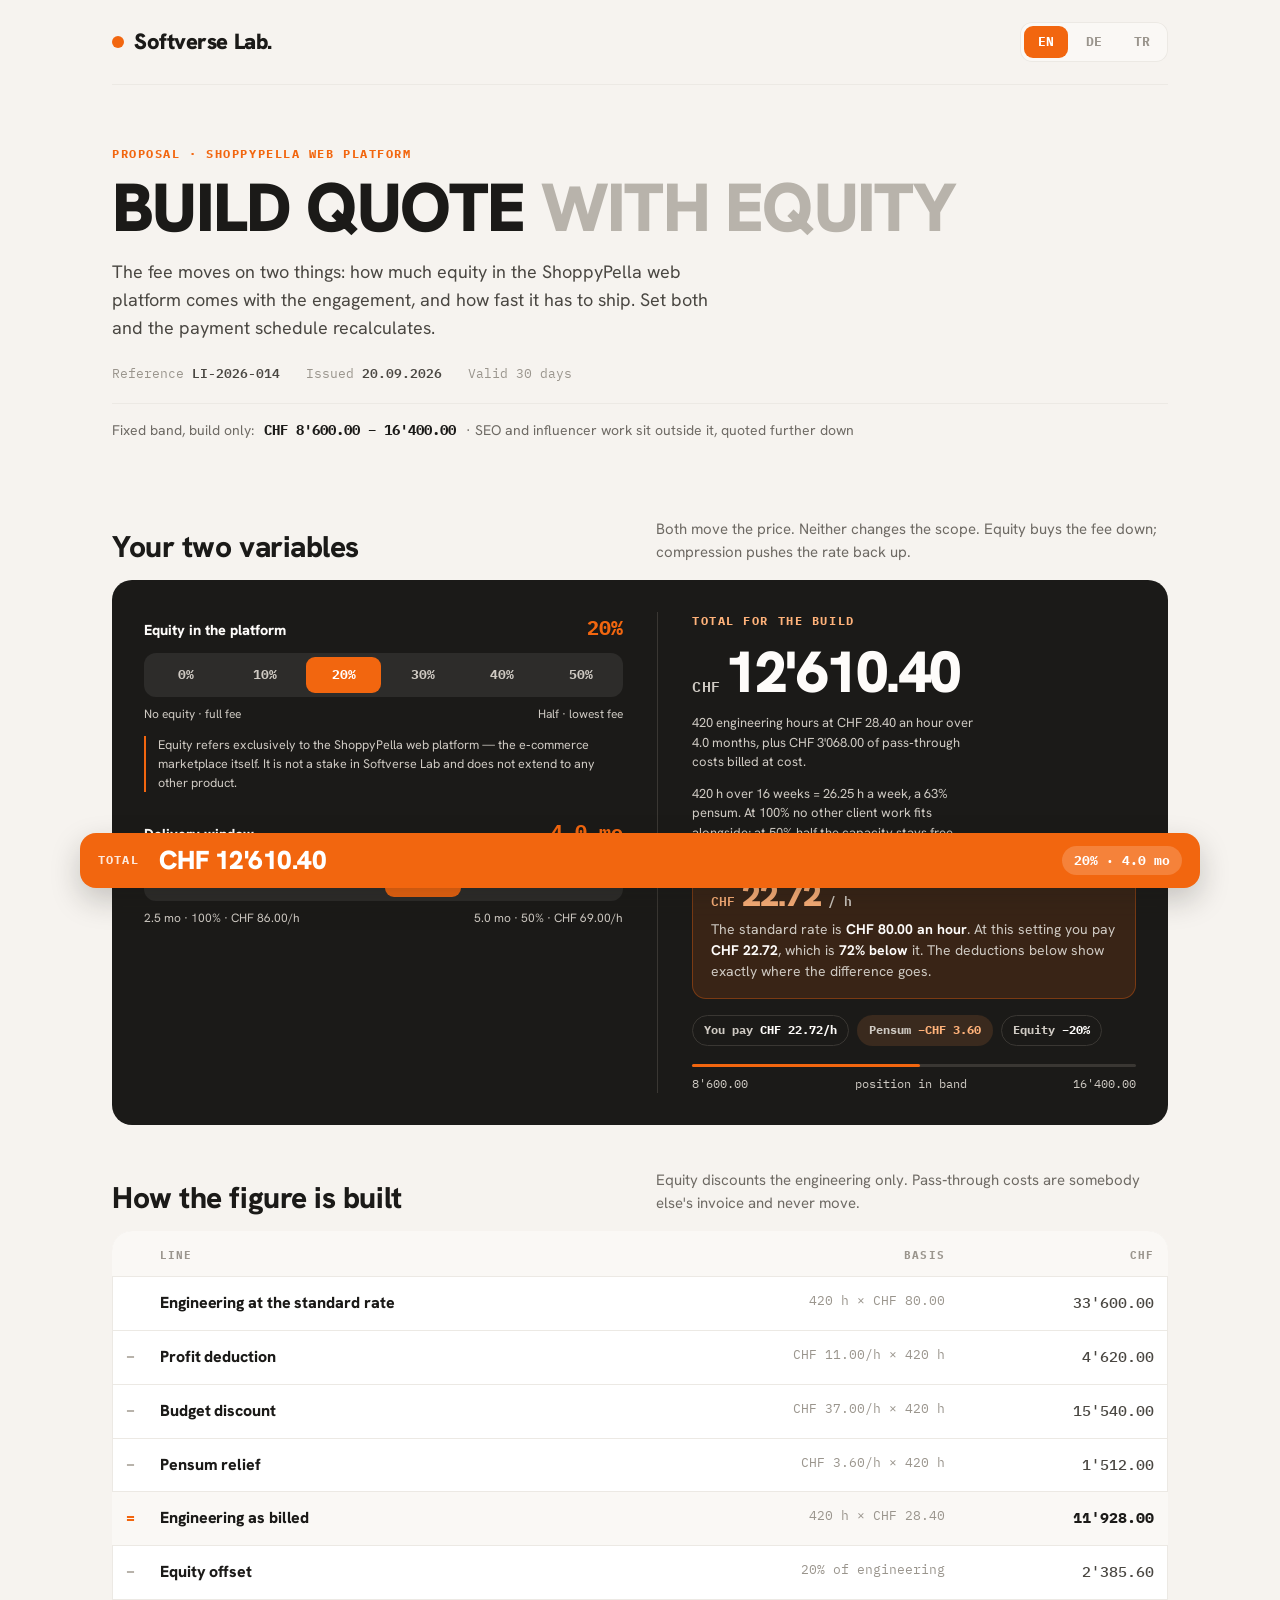
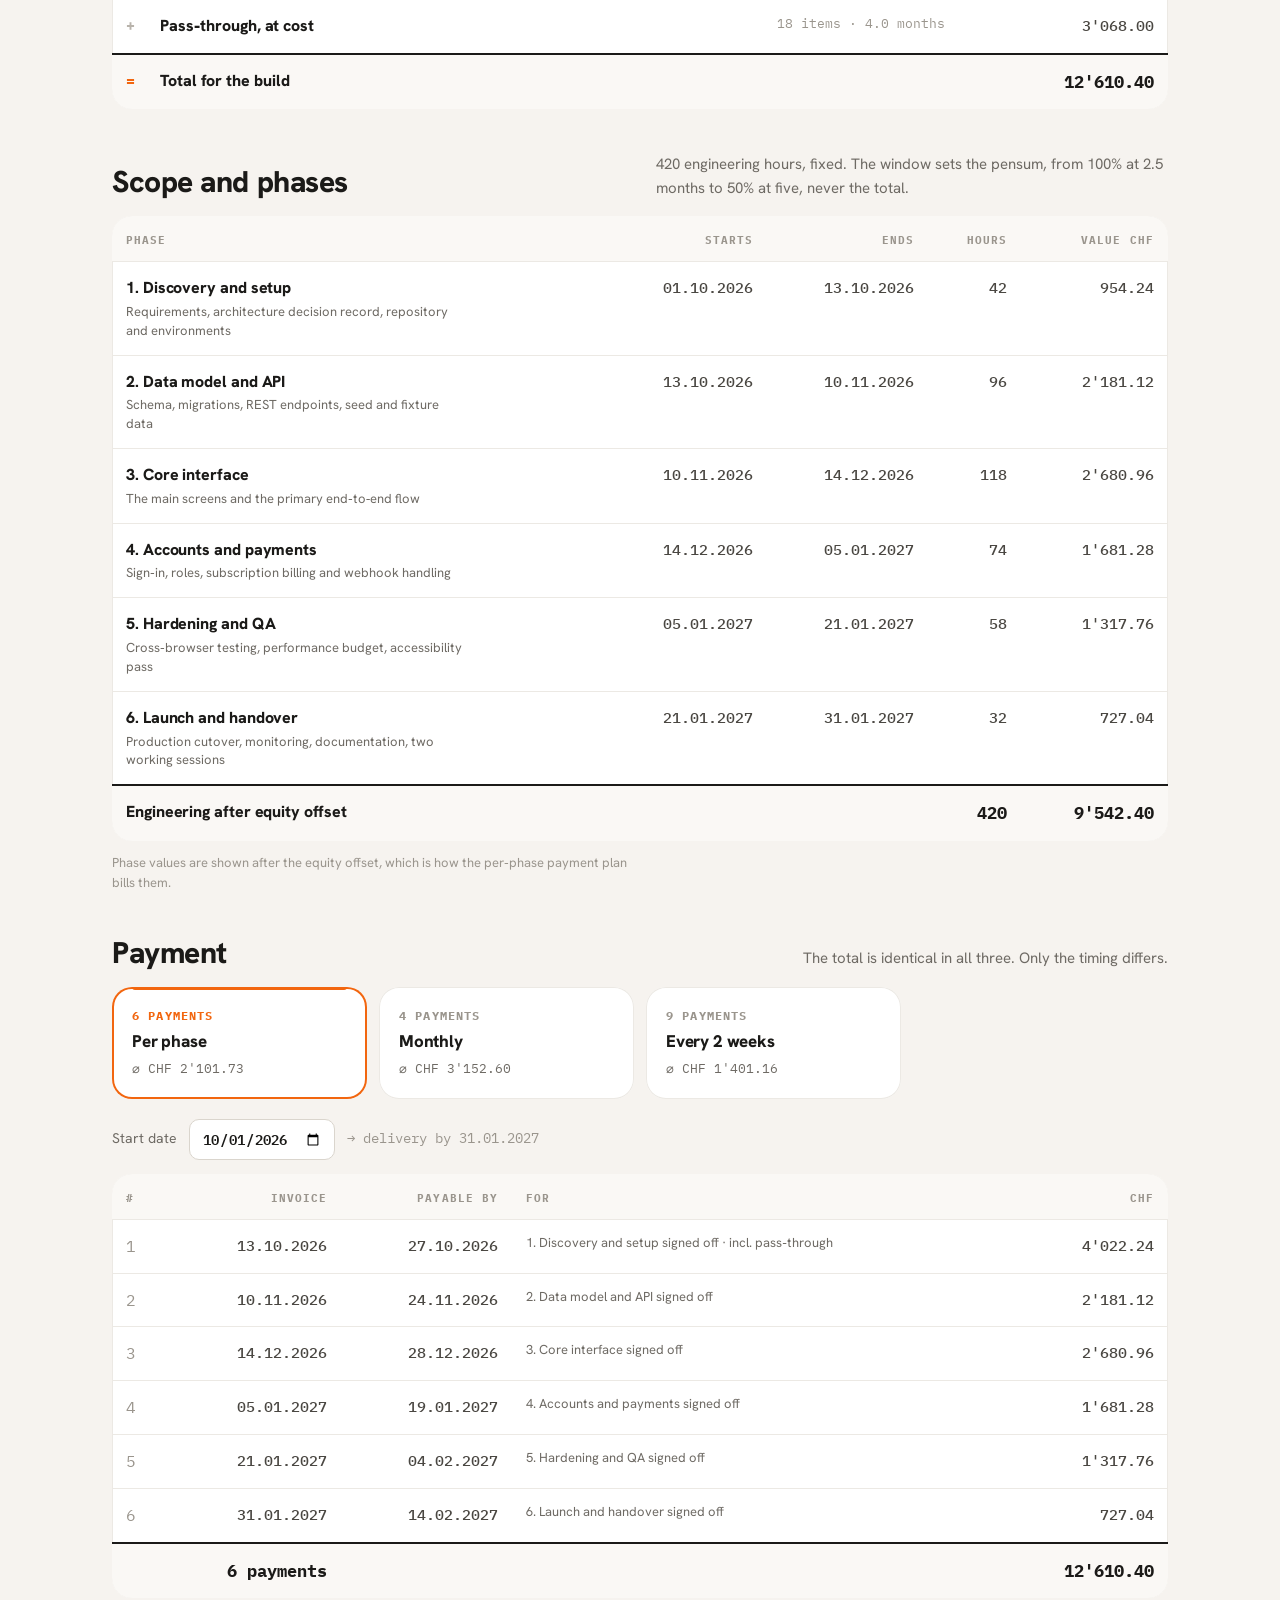
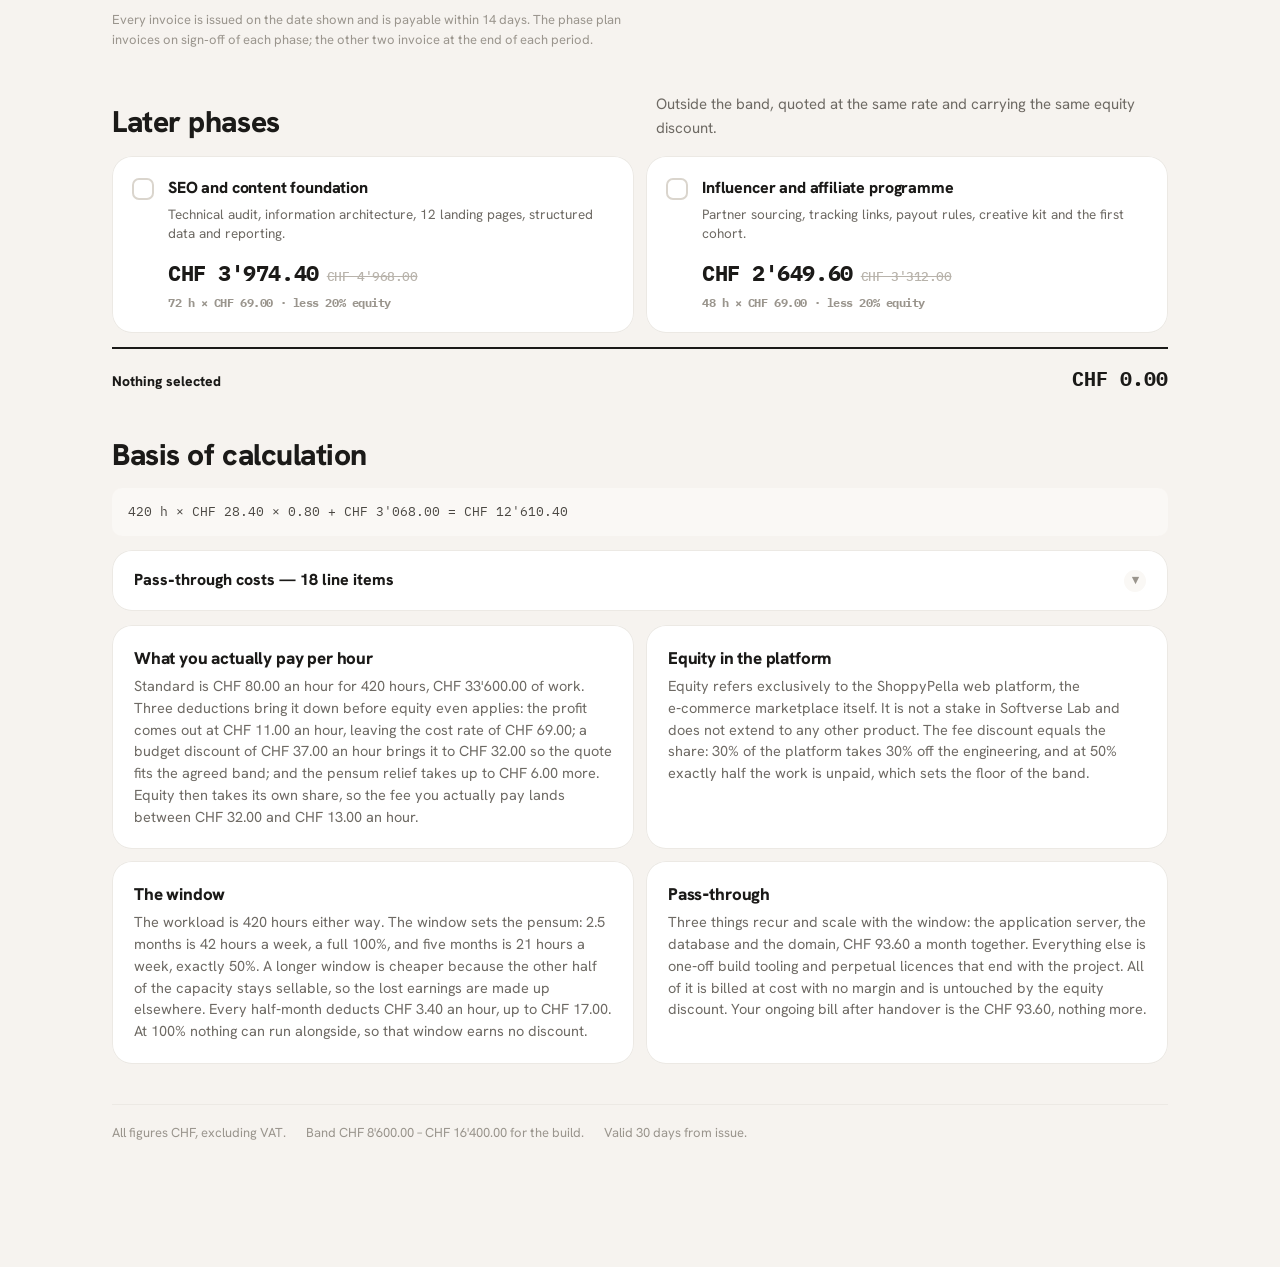
<file: src/angebot/index.html>
<!doctype html>
<html lang="de">
<head>
<meta charset="utf-8">
<meta name="viewport" content="width=device-width, initial-scale=1, viewport-fit=cover">
<title>Shoppypella — Angebot mit Beteiligung</title>
<meta name="description" content="Interaktives Angebot: Beteiligung und Lieferfenster einstellen, Honorar und Zahlungsplan rechnen mit. Deutsch, Englisch, Türkisch.">
<meta property="og:title" content="Shoppypella — Angebot mit Beteiligung">
<meta property="og:description" content="Beteiligung und Lieferfenster einstellen, Honorar und Zahlungsplan rechnen mit.">
<meta property="og:type" content="website">
<meta name="robots" content="noindex, nofollow">
<link rel="icon" href="../assets/favicon.svg" type="image/svg+xml">
<link rel="preconnect" href="https://fonts.googleapis.com">
<link rel="preconnect" href="https://fonts.gstatic.com" crossorigin>
<link rel="stylesheet" href="https://fonts.googleapis.com/css2?family=Hanken+Grotesk:wght@400;500;700;800;900&family=IBM+Plex+Mono:wght@400;500;600;700&display=swap">
</head>
<body>
<style>
:root{
  --paper:#FEFCFA; --canvas:#F6F3EF; --card:#FFFFFF; --ink:#1B1A18; --ink2:#4A4742; --body:#6E6A64; --muted:#9A958D; --faint:#B8B3AB;
  --rule:#DAD5CD; --hair:#ECE9E4; --hair2:#F5F2EE; --soft:#FAF8F5; --accent:#F2660F; --accent-2:#D9540A; --tint:#FFF1E8; --tint-bd:#F6E1D0;
  --ok:#2E7D5B; --warn:#C24A3A; --on-accent:#FFFFFF; --dark:#1B1A18; --dark-text:#FEFCFA; --dark-muted:#CFCAC3; --dark-line:#3A3733;
  --hg:"Hanken Grotesk",ui-sans-serif,system-ui,-apple-system,"Segoe UI",Roboto,Arial,sans-serif;
  --pm:"IBM Plex Mono",ui-monospace,SFMono-Regular,Menlo,Consolas,monospace;
  --ease-out:cubic-bezier(0.23,1,0.32,1);
  --r-lg:20px; --r-md:14px; --r-sm:10px;
}
@media (prefers-color-scheme: dark){
  :root:not([data-theme="light"]){
    --paper:#151412; --canvas:#100F0E; --card:#1C1B19; --ink:#F5F2EE; --ink2:#D9D4CC; --body:#B3ADA4; --muted:#8A857D; --faint:#5F5A53;
    --rule:#3A3733; --hair:#2A2825; --hair2:#232120; --soft:#1F1E1B; --tint:#2A1D14; --tint-bd:#4A2E1B; --on-accent:#FFFFFF;
    --dark:#000000; --dark-text:#F5F2EE; --dark-muted:#A39E96; --dark-line:#2A2825;
  }
}
:root[data-theme="dark"]{
  --paper:#151412; --canvas:#100F0E; --card:#1C1B19; --ink:#F5F2EE; --ink2:#D9D4CC; --body:#B3ADA4; --muted:#8A857D; --faint:#5F5A53;
  --rule:#3A3733; --hair:#2A2825; --hair2:#232120; --soft:#1F1E1B; --tint:#2A1D14; --tint-bd:#4A2E1B; --on-accent:#FFFFFF;
  --dark:#000000; --dark-text:#F5F2EE; --dark-muted:#A39E96; --dark-line:#2A2825;
}
*{box-sizing:border-box}
html,body{background:var(--canvas)}
body{margin:0;color:var(--ink);font-family:var(--hg);font-size:16px;line-height:1.55;-webkit-font-smoothing:antialiased;padding-block:0 124px}
.wrap{max-width:1120px;margin:0 auto;padding-inline:20px}
@media (min-width:768px){.wrap{padding-inline:32px}}
h1,h2,h3{margin:0;color:var(--ink);text-wrap:balance}
h1{font-size:clamp(38px,6vw,68px);font-weight:900;line-height:.95;letter-spacing:-0.025em;text-transform:uppercase}
h1 span{color:var(--faint)}
h2{font-size:clamp(22px,2.6vw,30px);font-weight:800;letter-spacing:-0.015em;line-height:1.15}
h3{font-size:17px;font-weight:800;letter-spacing:-0.01em;line-height:1.3}
p{margin:0;color:var(--ink2)}
.eyebrow{font-family:var(--pm);font-size:12px;font-weight:700;letter-spacing:.13em;text-transform:uppercase;color:var(--accent);display:block;margin-bottom:12px}
.mono{font-family:var(--pm);font-variant-numeric:tabular-nums}
.muted{color:var(--muted)}
.lead{font-size:18px;line-height:1.55;max-width:60ch;color:var(--ink2)}

.top{display:flex;align-items:center;justify-content:space-between;gap:16px;padding-block:22px;border-bottom:1px solid var(--hair);flex-wrap:wrap}
.mark{display:flex;align-items:center;gap:10px;color:var(--ink);font-weight:900;font-size:22px;letter-spacing:-0.02em}
.mark i{width:12px;height:12px;border-radius:50%;background:var(--accent);display:inline-block}
.seg{display:inline-flex;background:var(--soft);border-radius:12px;padding:4px;gap:4px;box-shadow:inset 0 0 0 1px var(--hair)}
.seg button{appearance:none;border:0;font:inherit;font-family:var(--pm);font-weight:700;font-size:13px;line-height:20px;padding:6px 14px;border-radius:9px;background:transparent;color:var(--muted);cursor:pointer;transition:background-color .15s ease,color .15s ease}
.seg button.on{background:var(--accent);color:#fff}
@media (hover:hover) and (pointer:fine){.seg button:not(.on):hover{color:var(--ink)}}
.seg button:focus-visible,.btn:focus-visible,.row-check:focus-visible,input:focus-visible,summary:focus-visible{outline:2px solid var(--accent);outline-offset:2px}

.hero{padding-block:44px 26px}
@media (min-width:768px){.hero{padding-block:60px 32px}}
.hero .lead{margin-top:18px}
.refs{display:flex;flex-wrap:wrap;gap:6px 26px;margin-top:22px;font-family:var(--pm);font-size:12.5px;color:var(--muted)}
.refs b{color:var(--ink2);font-weight:600}
.bandline{margin-top:20px;padding-top:16px;border-top:1px solid var(--hair);font-size:14px;color:var(--body);display:flex;flex-wrap:wrap;gap:4px 10px;align-items:baseline}
.bandline b{font-family:var(--pm);font-weight:700;color:var(--ink)}

section.block{margin-top:44px}
.block-head{display:flex;flex-wrap:wrap;align-items:flex-end;justify-content:space-between;gap:8px 24px;margin-bottom:16px}
.block-head p{max-width:64ch;font-size:15px;color:var(--body)}

/* dark lever block */
.share{background:var(--dark);color:var(--dark-text);border-radius:var(--r-lg);padding:26px 22px;display:grid;gap:26px}
@media (min-width:900px){.share{grid-template-columns:1fr 1fr;padding:32px;gap:34px;align-items:start}}
.share h3{color:var(--dark-text)}
.share .eyebrow{color:#FFB27A}
.share p{color:var(--dark-muted);font-size:14px;line-height:1.5}
.lever + .lever{margin-top:24px}
.lever-head{display:flex;align-items:baseline;justify-content:space-between;gap:12px}
.lever-head .k{font-size:14.5px;font-weight:800;color:var(--dark-text)}
.lever-head .v{font-family:var(--pm);font-size:20px;font-weight:700;color:var(--accent);font-variant-numeric:tabular-nums}
.dseg{display:grid;grid-template-columns:repeat(6,1fr);background:rgba(255,255,255,.08);border-radius:12px;padding:4px;gap:4px;margin-top:10px}
.dseg button{appearance:none;border:0;font:inherit;font-family:var(--pm);font-weight:700;font-size:13px;line-height:20px;padding:8px 2px;border-radius:9px;background:transparent;color:var(--dark-muted);cursor:pointer;transition:background-color .15s ease,color .15s ease}
.dseg button.on{background:var(--accent);color:#fff}
@media (hover:hover) and (pointer:fine){.dseg button:not(.on):hover{color:var(--dark-text)}}
.lever-foot{display:flex;justify-content:space-between;gap:12px;margin-top:8px;font-size:12px;color:var(--dark-muted)}
.share p.scope{margin-top:12px;font-size:12.5px;line-height:1.5;color:var(--dark-muted);border-left:2px solid var(--accent);padding-left:12px}
.readout{border-top:1px solid var(--dark-line);padding-top:22px}
@media (min-width:900px){.readout{border-top:0;border-left:1px solid var(--dark-line);padding:0 0 0 34px}}
.readout .big{font-size:clamp(40px,8vw,58px);font-weight:900;letter-spacing:-0.03em;line-height:1;font-variant-numeric:tabular-nums;margin-top:6px}
.readout .cur{font-family:var(--pm);font-size:15px;font-weight:600;color:var(--dark-muted);letter-spacing:.04em}
.readout .l{font-size:13px;color:var(--dark-muted);margin-top:12px;line-height:1.5;max-width:42ch}
.eff{margin-top:18px;padding:16px 18px;border-radius:14px;background:rgba(242,102,15,.14);border:1px solid rgba(242,102,15,.35)}
.eff-fig{display:flex;align-items:baseline;gap:7px;flex-wrap:wrap}
.eff-cur{font-family:var(--pm);font-size:13px;font-weight:600;color:#FFB27A}
.eff-fig>span:nth-child(2){font-size:34px;font-weight:900;letter-spacing:-0.03em;line-height:1;font-variant-numeric:tabular-nums;color:#FFB27A}
.eff-per{font-family:var(--pm);font-size:13px;font-weight:600;color:var(--dark-muted)}
.eff-l{margin-top:8px;font-size:12.5px;line-height:1.5;color:var(--dark-muted)}
.eff-l b{color:var(--dark-text);font-weight:700}
.tags{display:flex;flex-wrap:wrap;gap:8px;margin-top:16px}
.tag{display:inline-flex;align-items:center;gap:7px;font-family:var(--pm);font-size:12px;font-weight:700;padding:5px 11px;border-radius:999px;border:1px solid var(--dark-line);color:var(--dark-muted)}
.tag b{color:var(--dark-text)}
.tag.hot{background:#3A2A1E;border-color:transparent}
.tag.hot b{color:#FFB27A}
.track{margin-top:18px}
.track .bar2{height:3px;border-radius:2px;background:#3A3733;position:relative}
.track .bar2 i{position:absolute;inset:0 auto 0 0;background:var(--accent);border-radius:2px;transition:width .25s var(--ease-out)}
.track .cap{display:flex;justify-content:space-between;gap:10px;margin-top:8px;font-family:var(--pm);font-size:11.5px;color:var(--dark-muted)}

/* tables */
.scroller{overflow-x:auto;margin-inline:-20px;padding-inline:20px;scrollbar-width:thin}
@media (min-width:768px){.scroller{margin-inline:0;padding-inline:0}}
table.ph{width:100%;min-width:660px;border-collapse:separate;border-spacing:0;background:var(--card);border-radius:var(--r-lg);box-shadow:inset 0 0 0 1px var(--hair);overflow:hidden}
.ph th,.ph td{padding:14px;text-align:left;vertical-align:top;border-bottom:1px solid var(--hair)}
.ph th{font-family:var(--pm);font-size:11px;font-weight:700;letter-spacing:.1em;text-transform:uppercase;color:var(--muted);padding-top:16px;padding-bottom:12px;background:var(--soft)}
.ph th.num,.ph td.num{text-align:right;white-space:nowrap}
.ph td.name b{display:block;font-weight:800;color:var(--ink);letter-spacing:-0.005em}
.ph td.name small{display:block;font-size:13px;line-height:1.45;color:var(--body);margin-top:2px;max-width:48ch}
.ph td.num .c{font-family:var(--pm);font-weight:500;font-size:15px;color:var(--ink2);font-variant-numeric:tabular-nums}
.ph td.num.strong .c{color:var(--ink);font-weight:700}
.ph td.basis{font-family:var(--pm);font-size:12.5px;color:var(--muted);text-align:right;white-space:nowrap}
.ph td.op{font-family:var(--pm);font-size:15px;font-weight:700;color:var(--faint);width:34px;padding-right:0}
.ph tr.sub td.op,.ph tfoot td.op{color:var(--accent)}
.ph tr:last-child td{border-bottom:0}
.ph tr.sub td{background:var(--soft)}
.ph tr.sub td.name b{color:var(--ink)}
.ph tr.sub td.num .c{color:var(--ink);font-weight:700}
.ph tfoot td{background:var(--soft);font-weight:800;border-top:2px solid var(--ink);border-bottom:0}
.ph tfoot td.num .c{font-weight:800;color:var(--ink);font-size:17px}
.legend{font-size:13px;color:var(--muted);margin-top:12px;max-width:74ch;line-height:1.5}

/* option cards */
.opts{display:grid;gap:12px;margin-top:4px}
@media (min-width:680px){.opts{grid-template-columns:repeat(2,1fr)}}
@media (min-width:980px){.opts{grid-template-columns:repeat(4,1fr)}}
.opt{appearance:none;text-align:left;font:inherit;color:var(--ink);background:var(--card);border:0;border-radius:var(--r-lg);padding:20px;cursor:pointer;position:relative;display:flex;flex-direction:column;gap:4px;box-shadow:inset 0 0 0 1px var(--hair);transition:box-shadow .18s var(--ease-out),transform .12s var(--ease-out)}
.opt::before{content:"";position:absolute;left:20px;right:20px;top:0;height:3px;border-radius:0 0 3px 3px;background:var(--accent);opacity:0;transform:scaleX(.6);transition:opacity .2s ease,transform .25s var(--ease-out)}
.opt.selected{box-shadow:inset 0 0 0 2px var(--accent)}
.opt.selected::before{opacity:1;transform:none}
@media (hover:hover) and (pointer:fine){.opt:not(.selected):hover{box-shadow:inset 0 0 0 1px var(--rule)}}
.opt:active{transform:scale(.99)}
.opt .who{font-family:var(--pm);font-size:11.5px;font-weight:700;letter-spacing:.1em;text-transform:uppercase;color:var(--muted)}
.opt.selected .who{color:var(--accent)}
.opt .nm{font-size:17px;font-weight:800;letter-spacing:-0.01em}
.opt .rate{font-family:var(--pm);font-size:13px;color:var(--body);font-variant-numeric:tabular-nums}

.startrow{display:flex;flex-wrap:wrap;align-items:center;gap:12px;margin:20px 0 14px;font-size:14px;color:var(--body)}
input[type="date"]{font:inherit;font-family:var(--pm);font-size:13.5px;font-weight:600;padding:8px 12px;border:1px solid var(--rule);border-radius:var(--r-sm);background:var(--card);color:var(--ink)}

/* later cards */
.later{display:grid;gap:12px}
@media (min-width:680px){.later{grid-template-columns:1fr 1fr}}
.lcard{background:var(--card);border-radius:var(--r-lg);padding:20px;box-shadow:inset 0 0 0 1px var(--hair);display:flex;gap:14px;align-items:flex-start}
.lcard.on{box-shadow:inset 0 0 0 2px var(--accent)}
.row-check{appearance:none;width:22px;height:22px;border-radius:7px;border:2px solid var(--rule);background:var(--card);cursor:pointer;position:relative;margin:2px 0 0;flex:none;transition:background-color .15s ease,border-color .15s ease}
.row-check:checked{background:var(--accent);border-color:var(--accent)}
.row-check:checked::after{content:"";position:absolute;left:6px;top:2px;width:6px;height:11px;border:solid #fff;border-width:0 2.5px 2.5px 0;transform:rotate(45deg)}
.lcard .t{font-size:16px;font-weight:800;letter-spacing:-0.01em;cursor:pointer;display:block}
.lcard .d{font-size:13.5px;color:var(--body);margin-top:4px;line-height:1.45}
.lcard .p{font-family:var(--pm);font-size:22px;font-weight:700;letter-spacing:-0.02em;margin-top:12px;font-variant-numeric:tabular-nums}
.lcard .was{font-size:13px;color:var(--faint);text-decoration:line-through;margin-left:8px;font-weight:500}
.lcard .bs{display:block;font-family:var(--pm);font-size:12px;color:var(--muted);margin-top:4px}
.later-sum{display:flex;justify-content:space-between;align-items:baseline;gap:14px;margin-top:14px;padding-top:14px;border-top:2px solid var(--ink);font-size:14px;font-weight:800}
.later-sum .v{font-family:var(--pm);font-size:20px;font-variant-numeric:tabular-nums}

/* details */
details.levers{margin-top:14px;background:var(--card);border-radius:var(--r-lg);box-shadow:inset 0 0 0 1px var(--hair)}
details.levers summary{list-style:none;cursor:pointer;padding:18px 22px;display:flex;align-items:center;justify-content:space-between;gap:12px;font-weight:800}
details.levers summary::-webkit-details-marker{display:none}
details.levers summary .chev{width:22px;height:22px;border-radius:50%;background:var(--soft);display:grid;place-items:center;font-family:var(--pm);font-size:13px;color:var(--muted);transition:transform .2s var(--ease-out)}
details.levers[open] summary .chev{transform:rotate(180deg)}
.levers-body{padding:0 22px 22px}
.fx{width:100%;border-collapse:collapse;font-size:14px}
.fx td{padding:9px 0;border-bottom:1px solid var(--hair2);color:var(--body)}
.fx td.num{text-align:right;font-family:var(--pm);color:var(--ink2);font-variant-numeric:tabular-nums;white-space:nowrap}
.fx tr:last-child td{border-bottom:0;border-top:2px solid var(--ink);font-weight:800;color:var(--ink);padding-top:12px}
.fx tr.grp td{font-family:var(--pm);font-size:10.5px;font-weight:700;letter-spacing:.1em;text-transform:uppercase;color:var(--muted);padding-top:18px;border-bottom:1px solid var(--rule)}
.fx tr.grp:first-child td{padding-top:6px}
.fx tr.sub2 td{font-weight:700;color:var(--ink);border-bottom:1px solid var(--rule)}
.fx td.soft{color:var(--faint);font-size:13px}
.formula{font-family:var(--pm);font-size:13px;color:var(--ink2);background:var(--soft);border-radius:var(--r-sm);padding:14px 16px;overflow-x:auto;white-space:nowrap;font-variant-numeric:tabular-nums;margin-top:14px}

.notes{margin-top:14px;display:grid;gap:12px}
@media (min-width:768px){.notes{grid-template-columns:1fr 1fr}}
.note{background:var(--card);border-radius:var(--r-lg);padding:22px;box-shadow:inset 0 0 0 1px var(--hair)}
.note h3{margin-bottom:6px}
.note p{font-size:14.5px;line-height:1.5;color:var(--body)}

footer.foot{margin-top:40px;padding-top:18px;border-top:1px solid var(--hair);font-size:13px;color:var(--muted);display:flex;flex-wrap:wrap;gap:6px 20px}

/* sticky bar */
.bar{position:fixed;left:0;right:0;bottom:0;z-index:10;padding:0 12px calc(12px + env(safe-area-inset-bottom,0px))}
.bar-in{max-width:1120px;margin:0 auto;background:var(--accent);color:#fff;border-radius:16px;padding:13px 18px;display:flex;flex-wrap:wrap;align-items:center;gap:6px 20px;box-shadow:0 12px 30px rgba(27,26,24,.22)}
.bar .t{font-family:var(--pm);font-size:11.5px;font-weight:700;letter-spacing:.1em;text-transform:uppercase;opacity:.85}
.bar .big{font-size:26px;font-weight:900;letter-spacing:-0.02em;line-height:1;font-variant-numeric:tabular-nums}
.bar .sp{margin-left:auto}
.bar .cfg{font-family:var(--pm);font-size:12.5px;font-weight:700;padding:5px 12px;border-radius:999px;background:rgba(255,255,255,.18)}
@media (max-width:560px){.bar .t{display:none}.bar-in{padding:11px 14px;gap:10px}.bar .big{font-size:22px}.bar .cfg{font-size:11.5px;padding:4px 10px}}
@media (prefers-reduced-motion:reduce){*{transition:none!important}}
</style>

<div class="wrap">

  <div class="top">
    <div class="mark"><i></i><span>Softverse Lab.</span></div>
    <div class="seg" id="langs" role="group" aria-label="Sprache / Language / Dil"></div>
  </div>

  <div class="hero">
    <span class="eyebrow" id="t-eyebrow"></span>
    <h1 id="t-h1"></h1>
    <p class="lead" id="t-lede"></p>
    <div class="refs">
      <span><span id="t-refL"></span> <b>LI-2026-014</b></span>
      <span><span id="t-issL"></span> <b>20.09.2026</b></span>
      <span id="t-valid"></span>
    </div>
    <div class="bandline">
      <span id="t-bandL"></span><b class="num" id="bandFig"></b><span id="t-bandNote"></span>
    </div>
  </div>

  <section class="block">
    <div class="block-head"><h2 id="t-s1"></h2><p id="t-s1h"></p></div>
    <div class="share">
      <div>
        <div class="lever">
          <div class="lever-head"><span class="k" id="t-sharesL"></span><span class="v" id="sharesVal"></span></div>
          <div class="dseg" id="segShares" role="group" aria-label="Equity"></div>
          <div class="lever-foot"><span id="t-sharesA"></span><span id="t-sharesB"></span></div>
          <p class="scope" id="t-scopeNote"></p>
        </div>
        <div class="lever">
          <div class="lever-head"><span class="k" id="t-monthsL"></span><span class="v" id="monthsVal"></span></div>
          <div class="dseg" id="segMonths" role="group" aria-label="Duration"></div>
          <div class="lever-foot"><span id="t-monthsA"></span><span id="t-monthsB"></span></div>
        </div>
      </div>
      <div class="readout">
        <span class="eyebrow" id="t-totalL"></span>
        <div><span class="cur">CHF</span> <span class="big" id="totalFig"></span></div>
        <p class="l" id="totalNote"></p>
        <p class="l" id="intensity"></p>
        <div class="eff">
          <div class="eff-fig"><span class="eff-cur">CHF</span><span id="effFig"></span><span class="eff-per" id="effPer"></span></div>
          <p class="eff-l" id="effNote"></p>
        </div>
        <div class="tags">
          <span class="tag"><span id="t-tagRateL"></span><b id="tagRate"></b></span>
          <span class="tag hot"><span id="t-tagUpL"></span><b id="tagUp"></b></span>
          <span class="tag"><span id="t-tagEqL"></span><b id="tagEq"></b></span>
        </div>
        <div class="track">
          <div class="bar2"><i id="meterFill"></i></div>
          <div class="cap"><span id="meterLo"></span><span id="t-meterL"></span><span id="meterHi"></span></div>
        </div>
      </div>
    </div>
  </section>

  <section class="block">
    <div class="block-head"><h2 id="t-s2"></h2><p id="t-s2h"></p></div>
    <div class="scroller">
      <table class="ph">
        <thead><tr><th style="width:34px"></th><th id="t-thLine"></th><th class="num" id="t-thBasis"></th><th class="num">CHF</th></tr></thead>
        <tbody id="ledger"></tbody>
        <tfoot><tr><td class="op">=</td><td class="name"><b id="t-totalL2"></b></td><td></td><td class="num"><span class="c" id="ledgerTotal"></span></td></tr></tfoot>
      </table>
    </div>
  </section>

  <section class="block">
    <div class="block-head"><h2 id="t-s3"></h2><p id="t-s3h"></p></div>
    <div class="scroller">
      <table class="ph">
        <thead><tr><th id="t-thPhase"></th><th class="num" id="t-thStart"></th><th class="num" id="t-thEnd"></th><th class="num" id="t-thHours"></th><th class="num" id="t-thValue"></th></tr></thead>
        <tbody id="phases"></tbody>
        <tfoot><tr><td class="name"><b id="t-phSum"></b></td><td></td><td></td><td class="num"><span class="c" id="phHours"></span></td><td class="num"><span class="c" id="phTotal"></span></td></tr></tfoot>
      </table>
    </div>
    <p class="legend" id="t-phLegend"></p>
  </section>

  <section class="block">
    <div class="block-head"><h2 id="t-s4"></h2><p id="t-s4h"></p></div>
    <div class="opts" id="payGrid"></div>
    <div class="startrow">
      <label for="startDate" id="t-startL"></label>
      <input type="date" id="startDate" value="2026-10-01">
      <span class="mono muted" id="endNote"></span>
    </div>
    <div class="scroller">
      <table class="ph">
        <thead><tr><th style="width:44px">#</th><th class="num" id="t-thDue"></th><th class="num" id="t-thPay"></th><th id="t-thFor"></th><th class="num">CHF</th></tr></thead>
        <tbody id="schedule"></tbody>
        <tfoot><tr><td></td><td class="num"><span class="c" id="schedCount"></span></td><td></td><td></td><td class="num"><span class="c" id="schedTotal"></span></td></tr></tfoot>
      </table>
    </div>
    <p class="legend" id="t-payTerm"></p>
  </section>

  <section class="block">
    <div class="block-head"><h2 id="t-s5"></h2><p id="t-s5h"></p></div>
    <div class="later" id="later"></div>
    <div class="later-sum"><span id="laterCount"></span><span class="v" id="laterTotal"></span></div>
  </section>

  <section class="block">
    <div class="block-head"><h2 id="t-s6"></h2></div>
    <div class="formula" id="formula"></div>
    <details class="levers">
      <summary><span id="t-fixedS"></span><span class="chev">&#9662;</span></summary>
      <div class="levers-body"><table class="fx"><tbody id="fixedTable"></tbody></table>
        <p class="legend" id="t-fxAfter"></p></div>
    </details>
    <div class="notes" id="notes"></div>
  </section>

  <footer class="foot"><span id="t-f1"></span><span id="t-f2"></span><span id="t-f3"></span></footer>
</div>

<div class="bar">
  <div class="bar-in">
    <span class="t" id="t-barL"></span>
    <span class="big" id="barFig"></span>
    <span class="sp"></span>
    <span class="cfg" id="barCfg"></span>
  </div>
</div>

<script>
(function(){
  "use strict";

  /* --- model ------------------------------------------------------------
     Workload is constant at 420 h. The window sets the pensum, not the total:
     4 weeks a month, 42 h a full-time week.
       2.5 mo = 10 weeks x 42 h = 100%   |   5.0 mo = 20 weeks x 21 h = 50%
     The rate ladder is deductions only, all of them off the standard rate:
       80.00 standard - 11.00 profit                = 69.00 cost
                      - 37.00 budget discount       = 32.00 at 100% pensum
                      - 1.20 per half-month relief  = 26.00 at 50% pensum
     Equity then takes its own percentage, so the fee the client actually pays
     runs from CHF 32.00 an hour down to CHF 13.00. Those two corners are the
     agreed band: 420 x 32.00 + 2'960.00 = 16'400.00 and
                  420 x 26.00 x 0.5 + 3'140.00 = 8'600.00. */
  var HOURS = 420, WEEKS_PER_MONTH = 4, FULL_WEEK = 42;
  var PAY_DAYS = 14;   /* every invoice is payable within 14 days */
  var STD_RATE = 80, PROFIT = 11, COST_RATE = 69;
  var BUDGET_OFF = 37, BAND_RATE = COST_RATE - BUDGET_OFF;   /* 32.00 */
  var RATE_STEP = 1.20, TIME_MAX = RATE_STEP * 5;            /* 6.00 */
  var FAST_MONTHS = 2.5, BASE_MONTHS = 5.0;
  var SHARE_STEPS = [0,10,20,30,40,50];
  var MONTH_STEPS = [2.5,3.0,3.5,4.0,4.5,5.0];
  var PHASE_HOURS = [42,96,118,74,58,32];
  /* The only three things that keep running after handover -> CHF 72.00/month */
  var FIXED_MONTHLY = [24,44,4];
  /* Build-period tooling and perpetual licences, none of it recurring -> 2'780.00 */
  var FIXED_ONCE = [64,720,480,285,96,148,140,130,90,115,70,120,115,135,72];
  var LATER_HOURS = { seo:72, infl:48 };
  function sum(a){ return a.reduce(function(x,y){return x+y;},0); }
  var MONTHLY_TOTAL = sum(FIXED_MONTHLY), ONCE_TOTAL = sum(FIXED_ONCE);

  var T = {
    en:{
      eyebrow:"Proposal · ShoppyPella web platform",
      h1a:"Build quote", h1b:"with equity",
      lede:"The fee moves on two things: how much equity in the ShoppyPella web platform comes with the engagement, and how fast it has to ship. Set both and the payment schedule recalculates.",
      refL:"Reference", issL:"Issued", valid:"Valid 30 days",
      bandL:"Fixed band, build only:", bandNote:"· SEO and influencer work sit outside it, quoted further down",
      s1:"Your two variables", s1h:"Both move the price. Neither changes the scope. Equity buys the fee down; compression pushes the rate back up.",
      sharesL:"Equity in the platform", sharesA:"No equity · full fee", sharesB:"Half · lowest fee",
      scopeNote:"Equity refers exclusively to the ShoppyPella web platform — the e‑commerce marketplace itself. It is not a stake in Softverse Lab and does not extend to any other product.",
      monthsL:"Delivery window", monthsA:"2.5 mo · 100% · CHF 86.00/h", monthsB:"5.0 mo · 50% · CHF 69.00/h",
      mo:"mo", hr:"h",
      totalL:"Total for the build", totalL2:"Total for the build",
      totalNote:"{h} engineering hours at CHF {r} an hour over {m} months, plus CHF {f} of pass‑through costs billed at cost.",
      tagRate:"You pay", tagUp:"Pensum", tagEq:"Equity", none:"none", meterL:"position in band",
      effNote:"The standard rate is <b>CHF {s} an hour</b>. At this setting you pay <b>CHF {e}</b>, which is <b>{o}% below</b> it. The deductions below show exactly where the difference goes.",
      intensity:"{h} h over {w} weeks = {x} h a week, a {p}% pensum. At 100% no other client work fits alongside; at 50% half the capacity stays free.",
      barL:"Total",
      s2:"How the figure is built", s2h:"Equity discounts the engineering only. Pass‑through costs are somebody else's invoice and never move.",
      thLine:"Line", thBasis:"Basis",
      lStd:"Engineering at the standard rate", lStdB:"{h} h × CHF {r}",
      lBudget:"Budget discount", lBudgetB:"CHF {x}/h × {h} h",
      lDed:"Profit deduction", lDedB:"CHF {x}/h × {h} h",
      lUp:"Pensum relief", lUpB:"CHF {x}/h × {h} h", lUpN:"100% pensum · none",
      lSub:"Engineering as billed", lSubB:"{h} h × CHF {r}",
      lEq:"Equity offset", lEqB:"{p}% of engineering", lEqN:"no equity",
      lFix:"Pass‑through, at cost", lFixB:"{n} items · {m} months",
      s3:"Scope and phases", s3h:"420 engineering hours, fixed. The window sets the pensum, from 100% at 2.5 months to 50% at five, never the total.",
      thPhase:"Phase", thStart:"Starts", thEnd:"Ends", thHours:"Hours", thValue:"Value CHF", phSum:"Engineering after equity offset",
      phLegend:"Phase values are shown after the equity offset, which is how the per‑phase payment plan bills them.",
      phN:["Discovery and setup","Data model and API","Core interface","Accounts and payments","Hardening and QA","Launch and handover"],
      phD:["Requirements, architecture decision record, repository and environments",
           "Schema, migrations, REST endpoints, seed and fixture data",
           "The main screens and the primary end‑to‑end flow",
           "Sign‑in, roles, subscription billing and webhook handling",
           "Cross‑browser testing, performance budget, accessibility pass",
           "Production cutover, monitoring, documentation, two working sessions"],
      s4:"Payment", s4h:"The total is identical in all three. Only the timing differs.",
      payN:["Per phase","Monthly","Every 2 weeks"],
      payment:"payment", payments:"payments",
      startL:"Start date", deliverBy:"→ delivery by {d}",
      thDue:"Invoice", thPay:"Payable by", thFor:"For",
      payTerm:"Every invoice is issued on the date shown and is payable within 14 days. The phase plan invoices on sign‑off of each phase; the other two invoice at the end of each period.",
      rPhase:"{i}. {n} signed off", rPhaseFix:" · incl. pass‑through",
      rMonth:"Month {i} of {n}", rCycle:"Cycle {i} of {n}",
      s5:"Later phases", s5h:"Outside the band, quoted at the same rate and carrying the same equity discount.",
      ltN:["SEO and content foundation","Influencer and affiliate programme"],
      ltD:["Technical audit, information architecture, 12 landing pages, structured data and reporting.",
           "Partner sourcing, tracking links, payout rules, creative kit and the first cohort."],
      ltBasis:"{h} h × CHF {r}", ltLess:" · less {p}% equity",
      ltNone:"Nothing selected", ltOne:"1 later phase selected", ltMany:"{n} later phases selected",
      s6:"Basis of calculation",
      fixedS:"Pass‑through costs — {n} line items",
      fxMonthly:"Recurring — the only ongoing cost", fxOnce:"One‑off — build period only",
      fxPerMonth:"Per month", fxTimes:"× {m} mo",
      fxSubM:"Recurring subtotal", fxSubO:"One‑off subtotal",
      fxAfter:"After handover only the three recurring lines continue: CHF 93.60 a month for server, database and domain. Everything else above stops when the build does.",
      fixedM:["Application server, per month","Managed Postgres database, per month",
              "Domain, DNS and certificate, per month"],
      fixedO:["CI minutes and build overage","Language‑model generation budget, build phase",
              "Speech synthesis budget, build phase","Commercial web font licence, perpetual",
              "Icon set licence, perpetual","Stock photography licences, perpetual",
              "Cross‑browser test grid, 2 months","Error monitoring, build period",
              "Transactional email, build period","Authentication service, build period",
              "Object storage and bandwidth, build period","Staging and preview environments",
              "Shared credential vault","Design tool seats","Accessibility and performance audit"],
      fixedSum:"Pass‑through total",
      whyT:["What you actually pay per hour","Equity in the platform","The window","Pass‑through"],
      whyB:["Standard is CHF 80.00 an hour for 420 hours, CHF 33'600.00 of work. Three deductions bring it down before equity even applies: the profit comes out at CHF 11.00 an hour, leaving the cost rate of CHF 69.00; a budget discount of CHF 37.00 an hour brings it to CHF 32.00 so the quote fits the agreed band; and the pensum relief takes up to CHF 6.00 more. Equity then takes its own share, so the fee you actually pay lands between CHF 32.00 and CHF 13.00 an hour.",
            "Equity refers exclusively to the ShoppyPella web platform, the e‑commerce marketplace itself. It is not a stake in Softverse Lab and does not extend to any other product. The fee discount equals the share: 30% of the platform takes 30% off the engineering, and at 50% exactly half the work is unpaid, which sets the floor of the band.",
            "The workload is 420 hours either way. The window sets the pensum: 2.5 months is 42 hours a week, a full 100%, and five months is 21 hours a week, exactly 50%. A longer window is cheaper because the other half of the capacity stays sellable, so the lost earnings are made up elsewhere. Every half‑month deducts CHF 3.40 an hour, up to CHF 17.00. At 100% nothing can run alongside, so that window earns no discount.",
            "Three things recur and scale with the window: the application server, the database and the domain, CHF 93.60 a month together. Everything else is one‑off build tooling and perpetual licences that end with the project. All of it is billed at cost with no margin and is untouched by the equity discount. Your ongoing bill after handover is the CHF 93.60, nothing more."],
      f1:"All figures CHF, excluding VAT.", f2:"Band {lo} – {hi} for the build.", f3:"Valid 30 days from issue."
    },
    de:{
      eyebrow:"Offerte · ShoppyPella Web-Plattform",
      h1a:"Offerte", h1b:"mit Beteiligung",
      lede:"Das Honorar hängt an zwei Dingen: wie viel Beteiligung an der ShoppyPella Web-Plattform zum Auftrag gehört und wie schnell geliefert werden muss. Beides einstellen, der Zahlungsplan rechnet mit.",
      refL:"Referenz", issL:"Ausgestellt", valid:"30 Tage gültig",
      bandL:"Fixer Rahmen, nur Entwicklung:", bandNote:"· SEO und Influencer-Arbeit liegen ausserhalb, weiter unten offeriert",
      s1:"Ihre zwei Variablen", s1h:"Beide bewegen den Preis. Keine ändert den Umfang. Die Beteiligung senkt das Honorar, die Verdichtung hebt den Ansatz wieder.",
      sharesL:"Beteiligung an der Plattform", sharesA:"Keine Beteiligung · volles Honorar", sharesB:"Hälfte · tiefstes Honorar",
      scopeNote:"Die Beteiligung bezieht sich ausschliesslich auf die ShoppyPella Web-Plattform — den E-Commerce-Marktplatz selbst. Sie ist keine Beteiligung an Softverse Lab und erstreckt sich auf kein weiteres Produkt.",
      monthsL:"Lieferfenster", monthsA:"2.5 Mt. · 100% · CHF 86.00/Std.", monthsB:"5.0 Mt. · 50% · CHF 69.00/Std.",
      mo:"Mt.", hr:"Std.",
      totalL:"Total für die Entwicklung", totalL2:"Total für die Entwicklung",
      totalNote:"{h} Entwicklungsstunden zu CHF {r} pro Stunde über {m} Monate, plus CHF {f} Fremdkosten zum Selbstkostenpreis.",
      tagRate:"Sie zahlen", tagUp:"Pensum", tagEq:"Beteiligung", none:"keiner", meterL:"Position im Rahmen",
      effNote:"Der Normalansatz beträgt <b>CHF {s} pro Stunde</b>. Bei dieser Einstellung zahlen Sie <b>CHF {e}</b>, also <b>{o}% weniger</b>. Die Abzüge unten zeigen genau, wo die Differenz herkommt.",
      intensity:"{h} Std. auf {w} Wochen = {x} Std. pro Woche, ein Pensum von {p}%. Bei 100% liegt kein anderes Mandat daneben, bei 50% bleibt die halbe Kapazität frei.",
      barL:"Total",
      s2:"Wie der Betrag entsteht", s2h:"Die Beteiligung reduziert nur die Entwicklung. Fremdkosten sind fremde Rechnungen und bewegen sich nie.",
      thLine:"Position", thBasis:"Grundlage",
      lStd:"Entwicklung zum Normalansatz", lStdB:"{h} Std. × CHF {r}",
      lBudget:"Budgetrabatt", lBudgetB:"CHF {x}/Std. × {h} Std.",
      lDed:"Abzug Gewinn", lDedB:"CHF {x}/Std. × {h} Std.",
      lUp:"Abzug Pensum", lUpB:"CHF {x}/Std. × {h} Std.", lUpN:"100% Pensum · keiner",
      lSub:"Entwicklung wie verrechnet", lSubB:"{h} Std. × CHF {r}",
      lEq:"Beteiligungsabzug", lEqB:"{p}% der Entwicklung", lEqN:"keine Beteiligung",
      lFix:"Fremdkosten, zum Selbstkostenpreis", lFixB:"{n} Positionen · {m} Monate",
      s3:"Umfang und Phasen", s3h:"420 Entwicklungsstunden, fix. Das Fenster setzt das Pensum, von 100% bei 2.5 Monaten bis 50% bei fünf, nie das Total.",
      thPhase:"Phase", thStart:"Beginn", thEnd:"Ende", thHours:"Stunden", thValue:"Wert CHF", phSum:"Entwicklung nach Beteiligungsabzug",
      phLegend:"Die Phasenwerte sind nach Beteiligungsabzug ausgewiesen — so werden sie im Zahlungsplan pro Phase verrechnet.",
      phN:["Analyse und Setup","Datenmodell und API","Kernoberfläche","Konten und Zahlungen","Härtung und QA","Launch und Übergabe"],
      phD:["Anforderungen, Architekturentscheid, Repository und Umgebungen",
           "Schema, Migrationen, REST-Endpunkte, Seed- und Testdaten",
           "Die zentralen Screens und der durchgehende Hauptablauf",
           "Login, Rollen, Abo-Verrechnung und Webhook-Verarbeitung",
           "Cross-Browser-Tests, Performance-Budget, Barrierefreiheit",
           "Produktivsetzung, Monitoring, Dokumentation, zwei Arbeitssessions"],
      s4:"Zahlung", s4h:"Das Total ist in allen drei identisch. Nur der Zeitpunkt unterscheidet sich.",
      payN:["Pro Phase","Monatlich","Alle 2 Wochen"],
      payment:"Zahlung", payments:"Zahlungen",
      startL:"Startdatum", deliverBy:"→ Lieferung bis {d}",
      thDue:"Rechnung", thPay:"Zahlbar bis", thFor:"Wofür",
      payTerm:"Jede Rechnung wird per angegebenem Datum gestellt und ist innert 14 Tagen zahlbar. Beim Phasenplan wird nach Abnahme jeder Phase fakturiert, bei den beiden anderen jeweils am Ende der Periode.",
      rPhase:"{i}. {n} abgenommen", rPhaseFix:" · inkl. Fremdkosten",
      rMonth:"Monat {i} von {n}", rCycle:"Zyklus {i} von {n}",
      s5:"Spätere Phasen", s5h:"Ausserhalb des Rahmens, zum gleichen Ansatz und mit demselben Beteiligungsabzug.",
      ltN:["SEO und Content-Fundament","Influencer- und Affiliate-Programm"],
      ltD:["Technisches Audit, Informationsarchitektur, 12 Landingpages, strukturierte Daten und Reporting.",
           "Partnersuche, Tracking-Links, Auszahlungsregeln, Creative-Kit und erste Kohorte."],
      ltBasis:"{h} Std. × CHF {r}", ltLess:" · abzüglich {p}% Beteiligung",
      ltNone:"Nichts ausgewählt", ltOne:"1 spätere Phase ausgewählt", ltMany:"{n} spätere Phasen ausgewählt",
      s6:"Berechnungsgrundlage",
      fixedS:"Fremdkosten — {n} Positionen",
      fxMonthly:"Laufend — die einzigen Dauerkosten", fxOnce:"Einmalig — nur während der Bauphase",
      fxPerMonth:"Pro Monat", fxTimes:"× {m} Mt.",
      fxSubM:"Zwischentotal laufend", fxSubO:"Zwischentotal einmalig",
      fxAfter:"Nach der Übergabe laufen nur die drei wiederkehrenden Positionen weiter: CHF 93.60 pro Monat für Server, Datenbank und Domain. Alles andere oben endet mit der Bauphase.",
      fixedM:["Applikationsserver, pro Monat","Managed-Postgres-Datenbank, pro Monat",
              "Domain, DNS und Zertifikat, pro Monat"],
      fixedO:["CI-Minuten und Build-Überverbrauch","Budget Sprachmodell-Generierung, Bauphase",
              "Budget Sprachsynthese, Bauphase","Kommerzielle Webfont-Lizenz, unbefristet",
              "Icon-Set-Lizenz, unbefristet","Stockfoto-Lizenzen, unbefristet",
              "Cross-Browser-Testgrid, 2 Monate","Fehler-Monitoring, Bauphase",
              "Transaktionale E-Mails, Bauphase","Authentifizierungsdienst, Bauphase",
              "Objektspeicher und Bandbreite, Bauphase","Staging- und Preview-Umgebungen",
              "Gemeinsamer Zugangsdaten-Tresor","Design-Tool-Plätze",
              "Barrierefreiheits- und Performance-Audit"],
      fixedSum:"Total Fremdkosten",
      whyT:["Was Sie effektiv pro Stunde zahlen","Beteiligung an der Plattform","Das Fenster","Fremdkosten"],
      whyB:["Der Normalansatz beträgt CHF 80.00 pro Stunde, bei 420 Stunden also CHF 33'600.00. Drei Abzüge senken ihn, noch bevor die Beteiligung greift: Der Gewinn fällt weg, CHF 11.00 pro Stunde, es bleibt der Selbstkostensatz von CHF 69.00; ein Budgetrabatt von CHF 37.00 pro Stunde bringt ihn auf CHF 32.00, damit die Offerte in den vereinbarten Rahmen passt; das Pensum nimmt bis zu CHF 6.00 weiter weg. Danach zieht die Beteiligung ihren Anteil ab, sodass Sie effektiv zwischen CHF 32.00 und CHF 13.00 pro Stunde zahlen.",
            "Die Beteiligung bezieht sich ausschliesslich auf die ShoppyPella Web-Plattform, den E-Commerce-Marktplatz selbst. Sie ist keine Beteiligung an Softverse Lab und erstreckt sich auf kein weiteres Produkt. Der Honorarabzug entspricht dem Anteil: 30% an der Plattform nehmen 30% von der Entwicklung, bei 50% ist genau die Hälfte der Arbeit unbezahlt — das setzt den Boden des Rahmens.",
            "Der Aufwand beträgt so oder so 420 Stunden. Das Fenster setzt das Pensum: 2.5 Monate sind 42 Stunden pro Woche, also volle 100%, fünf Monate sind 21 Stunden pro Woche, genau 50%. Ein längeres Fenster ist günstiger, weil die andere Hälfte der Kapazität verkäuflich bleibt und sich der Verdienstausfall so auffangen lässt. Jeder halbe Monat zieht CHF 3.40 pro Stunde ab, bis CHF 17.00. Bei 100% läuft nichts daneben, deshalb gibt es dort keinen Abzug.",
            "Drei Positionen laufen weiter und skalieren mit dem Fenster: Applikationsserver, Datenbank und Domain, zusammen CHF 93.60 pro Monat. Alles übrige ist einmaliges Build-Tooling und unbefristete Lizenzen, die mit dem Projekt enden. Alles zum Selbstkostenpreis, ohne Marge und ohne Beteiligungsabzug. Nach der Übergabe bleiben genau diese CHF 93.60 pro Monat — mehr nicht."],
      f1:"Alle Beträge in CHF, exkl. MwSt.", f2:"Rahmen {lo} – {hi} für die Entwicklung.", f3:"30 Tage ab Ausstellung gültig."
    },
    tr:{
      eyebrow:"Teklif · ShoppyPella web platformu",
      h1a:"Teklif", h1b:"hisse karşılığı",
      lede:"Ücret iki şeye bağlı: işle birlikte gelen ShoppyPella web platformu hissesi ve teslimin ne kadar hızlı olması gerektiği. İkisini ayarlayın, ödeme planı buna göre yeniden hesaplanır.",
      refL:"Referans", issL:"Düzenlenme", valid:"30 gün geçerli",
      bandL:"Sabit aralık, yalnızca geliştirme:", bandNote:"· SEO ve influencer çalışması aralığın dışında, aşağıda fiyatlandırıldı",
      s1:"İki değişkeniniz", s1h:"İkisi de fiyatı değiştirir, hiçbiri kapsamı değiştirmez. Hisse toplam ücreti düşürür, sıkışık takvim saat ücretini geri yükseltir.",
      sharesL:"Platformdaki hisse", sharesA:"Hisse yok · tam ücret", sharesB:"Yarısı · en düşük ücret",
      scopeNote:"Hisse yalnızca ShoppyPella web platformunu — yani e-ticaret pazaryerinin kendisini — kapsar. Softverse Lab'de bir pay değildir ve başka hiçbir ürünü kapsamaz.",
      monthsL:"Teslim süresi", monthsA:"2.5 ay · %100 · CHF 86.00/sa", monthsB:"5.0 ay · %50 · CHF 69.00/sa",
      mo:"ay", hr:"sa",
      totalL:"Geliştirme toplamı", totalL2:"Geliştirme toplamı",
      totalNote:"{m} ay boyunca saati CHF {r} üzerinden {h} saat geliştirme, artı maliyetine faturalandırılan CHF {f} dış maliyet.",
      tagRate:"Ödediğiniz", tagUp:"Mesai", tagEq:"Hisse", none:"yok", meterL:"aralıktaki konum",
      effNote:"Standart ücret saati <b>CHF {s}</b>. Bu ayarda saati <b>CHF {e}</b> ödüyorsunuz, yani <b>%{o} daha az</b>. Aşağıdaki indirimler farkın tam olarak nereden geldiğini gösterir.",
      intensity:"{w} hafta boyunca {h} saat = haftada {x} saat, yani %{p} mesai. %100'de yanına başka müşteri işi sığmaz, %50'de kapasitenin yarısı boş kalır.",
      barL:"Toplam",
      s2:"Rakam nasıl oluşuyor", s2h:"Hisse yalnızca geliştirmeyi indirir. Dış maliyetler başkasının faturasıdır ve hiç değişmez.",
      thLine:"Kalem", thBasis:"Esas",
      lStd:"Standart ücretle geliştirme", lStdB:"{h} sa × CHF {r}",
      lBudget:"Bütçe indirimi", lBudgetB:"CHF {x}/sa × {h} sa",
      lDed:"Toplu rezervasyon indirimi", lDedB:"CHF {x}/sa × {h} sa",
      lUp:"Mesai indirimi", lUpB:"CHF {x}/sa × {h} sa", lUpN:"%100 mesai · yok",
      lSub:"Faturalandığı şekliyle geliştirme", lSubB:"{h} sa × CHF {r}",
      lEq:"Hisse indirimi", lEqB:"geliştirmenin %{p}'i", lEqN:"hisse yok",
      lFix:"Dış maliyetler, maliyetine", lFixB:"{n} kalem · {m} ay",
      s3:"Kapsam ve aşamalar", s3h:"420 geliştirme saati, sabit. Teslim süresi mesaiyi belirler, 2.5 ayda %100'den beş ayda %50'ye, toplamı asla.",
      thPhase:"Aşama", thStart:"Başlangıç", thEnd:"Bitiş", thHours:"Saat", thValue:"Değer CHF", phSum:"Hisse indirimi sonrası geliştirme",
      phLegend:"Aşama değerleri hisse indirimi düşüldükten sonra gösterilir — aşama başına ödeme planı da böyle faturalandırır.",
      phN:["Keşif ve kurulum","Veri modeli ve API","Çekirdek arayüz","Hesaplar ve ödemeler","Sağlamlaştırma ve test","Yayın ve devir"],
      phD:["Gereksinimler, mimari karar kaydı, depo ve ortamlar",
           "Şema, göçler, REST uç noktaları, başlangıç ve test verisi",
           "Ana ekranlar ve uçtan uca temel akış",
           "Oturum açma, roller, abonelik faturalandırma ve webhook işleme",
           "Tarayıcı testleri, performans bütçesi, erişilebilirlik geçişi",
           "Canlıya geçiş, izleme, dokümantasyon, iki çalışma oturumu"],
      s4:"Ödeme", s4h:"Toplam üçünde de aynı. Yalnızca zamanlama değişir.",
      payN:["Aşama başına","Aylık","2 haftada bir"],
      payment:"ödeme", payments:"ödeme",
      startL:"Başlangıç tarihi", deliverBy:"→ teslim {d} tarihine kadar",
      thDue:"Fatura", thPay:"Son ödeme", thFor:"Ne için",
      payTerm:"Her fatura belirtilen tarihte düzenlenir ve 14 gün içinde ödenir. Aşama planında her aşamanın onayıyla, diğer ikisinde dönem sonunda fatura kesilir.",
      rPhase:"{i}. {n} onaylandı", rPhaseFix:" · dış maliyetler dahil",
      rMonth:"{n} ayın {i}. ayı", rCycle:"{n} döngüden {i}.",
      s5:"Sonraki aşamalar", s5h:"Aralığın dışında, aynı saat ücretiyle ve aynı hisse indirimiyle.",
      ltN:["SEO ve içerik temeli","Influencer ve iş ortağlığı programı"],
      ltD:["Teknik denetim, bilgi mimarisi, 12 açılış sayfası, yapılandırılmış veri ve raporlama.",
           "Partner bulma, takip bağlantıları, ödeme kuralları, kreatif set ve ilk grup."],
      ltBasis:"{h} sa × CHF {r}", ltLess:" · %{p} hisse indirimi düşülmüş",
      ltNone:"Hiçbir şey seçilmedi", ltOne:"1 sonraki aşama seçildi", ltMany:"{n} sonraki aşama seçildi",
      s6:"Hesaplama esası",
      fixedS:"Dış maliyetler — {n} kalem",
      fxMonthly:"Yinelenen — tek sürekli maliyet", fxOnce:"Tek seferlik — yalnızca geliştirme dönemi",
      fxPerMonth:"Aylık", fxTimes:"× {m} ay",
      fxSubM:"Yinelenen ara toplam", fxSubO:"Tek seferlik ara toplam",
      fxAfter:"Devirden sonra yalnızca üç yinelenen kalem devam eder: sunucu, veritabanı ve alan adı için ayda CHF 93.60. Yukarıdaki diğer her şey geliştirme bittiğinde sona erer.",
      fixedM:["Uygulama sunucusu, aylık","Yönetilen Postgres veritabanı, aylık",
              "Alan adı, DNS ve sertifika, aylık"],
      fixedO:["CI dakikaları ve derleme aşımı","Dil modeli üretim bütçesi, geliştirme dönemi",
              "Konuşma sentezi bütçesi, geliştirme dönemi","Ticari web yazı tipi lisansı, süresiz",
              "İkon seti lisansı, süresiz","Stok fotoğraf lisansları, süresiz",
              "Tarayıcı test ağı, 2 ay","Hata izleme, geliştirme dönemi",
              "İşlemsel e-posta, geliştirme dönemi","Kimlik doğrulama servisi, geliştirme dönemi",
              "Nesne depolama ve bant genişliği, geliştirme dönemi","Staging ve önizleme ortamları",
              "Paylaşılan kimlik bilgisi kasası","Tasarım aracı koltukları",
              "Erişilebilirlik ve performans denetimi"],
      fixedSum:"Dış maliyet toplamı",
      whyT:["Saat başına gerçekte ne ödüyorsunuz","Platformdaki hisse","Teslim süresi","Dış maliyetler"],
      whyB:["Standart ücret saati CHF 80.00; 420 saat için CHF 33'600.00 eder. Hisse devreye girmeden önce üç indirim bunu düşürür: saat başı CHF 11.00 kâr çıkar ve CHF 69.00 maliyet ücreti kalır; saat başı CHF 37.00 bütçe indirimi bunu CHF 32.00'ye getirir, böylece teklif anlaşılan aralığa sığar; mesai indirimi CHF 6.00'ye kadar daha alır. Ardından hisse kendi payını alır ve gerçekte ödediğiniz ücret saati CHF 32.00 ile CHF 13.00 arasına iner.",
            "Hisse yalnızca ShoppyPella web platformunu, yani e-ticaret pazaryerinin kendisini kapsar. Softverse Lab'de bir pay değildir ve başka hiçbir ürünü kapsamaz. Ücret indirimi hisse oranına eşittir: platformun %30'u geliştirmeden %30 düşer, %50'de işin tam yarısı ücretsizdir ve aralığın tabanını bu belirler.",
            "İş yükü her hâlükârda 420 saat. Teslim süresi mesaiyi belirler: 2.5 ay haftada 42 saat, yani tam %100; beş ay haftada 21 saat, tam olarak %50. Uzun süre daha ucuzdur, çünkü kapasitenin diğer yarısı satılabilir kalır ve kazanç kaybı böyle telafi edilir. Her yarım ay saat başı CHF 3.40 indirir, CHF 17.00'ye kadar. %100'de yanında hiçbir şey yürümez, o yüzden orada indirim yoktur.",
            "Üç kalem sürer ve teslim süresiyle ölçeklenir: uygulama sunucusu, veritabanı ve alan adı, birlikte ayda CHF 93.60. Geri kalan her şey projeyle biten tek seferlik geliştirme araçları ve süresiz lisanslardır. Hepsi maliyetine, kârsız faturalandırılır ve hisse indiriminden etkilenmez. Devirden sonraki düzenli gideriniz bu CHF 93.60'tır, fazlası değil."],
      f1:"Tüm tutarlar CHF, KDV hariç.", f2:"Geliştirme aralığı {lo} – {hi}.", f3:"Düzenlenme tarihinden itibaren 30 gün geçerli."
    }
  };

  var state={lang:"en",shares:20,months:4.0,pay:"phase",start:"2026-10-01",later:{}};

  function detect(){ try{var l=(navigator.language||"en").slice(0,2).toLowerCase(); if(l==="de"||l==="tr")return l;}catch(e){} return "en"; }
  function load(){
    state.lang=detect();
    try{
      var raw=localStorage.getItem("svQuote3"); if(!raw)return;
      var s=JSON.parse(raw);
      if(T[s.lang])state.lang=s.lang;
      if(SHARE_STEPS.indexOf(s.shares)>-1)state.shares=s.shares;
      if(MONTH_STEPS.indexOf(s.months)>-1)state.months=s.months;
      if(s.pay)state.pay=s.pay;
      if(s.start)state.start=s.start;
      if(s.later&&typeof s.later==="object")state.later=s.later;
    }catch(e){}
  }
  function save(){ try{localStorage.setItem("svQuote3",JSON.stringify(state));}catch(e){} }
  function L(){ return T[state.lang]; }
  function f(s,v){ return String(s).replace(/\{(\w+)\}/g,function(_,k){return v&&v[k]!==undefined?v[k]:"";}); }

  function chf(n){
    var neg=n<-0.004; n=Math.abs(n);
    var s=n.toFixed(2), dot=s.indexOf("."), int=s.slice(0,dot), dec=s.slice(dot+1);
    var out="",c=0;
    for(var i=int.length-1;i>=0;i--){ out=int[i]+out; c++; if(c%3===0&&i>0)out="'"+out; }
    return (neg?"−":"")+out+"."+dec;
  }
  function rate(m){ return BAND_RATE - RATE_STEP*((m-FAST_MONTHS)/0.5); }
  function pensum(m){ return HOURS/(m*WEEKS_PER_MONTH*FULL_WEEK)*100; }
  function hoursWeek(m){ return HOURS/(m*WEEKS_PER_MONTH); }
  var MIN_M=MONTH_STEPS[MONTH_STEPS.length-1], MAX_M=MONTH_STEPS[0];
  var BAND_MAX = HOURS*rate(MAX_M) + ONCE_TOTAL + MONTHLY_TOTAL*MAX_M;
  var BAND_MIN = HOURS*rate(MIN_M)*(1-SHARE_STEPS[SHARE_STEPS.length-1]/100)
                 + ONCE_TOTAL + MONTHLY_TOTAL*MIN_M;

  function calc(){
    var r=rate(state.months);
    var std=HOURS*STD_RATE;
    var ded=HOURS*PROFIT;
    var budget=HOURS*BUDGET_OFF;
    var timePerH=BAND_RATE-r;
    var time=HOURS*timePerH;
    var labour=HOURS*r;
    var eqAmt=labour*state.shares/100;
    var net=labour-eqAmt;
    var effective=net/HOURS;
    var recur=MONTHLY_TOTAL*state.months;
    var fixed=ONCE_TOTAL+recur;
    return {r:r,std:std,ded:ded,budget:budget,timePerH:timePerH,time:time,labour:labour,
            eqPct:state.shares,eqAmt:eqAmt,net:net,effective:effective,
            off:(1-effective/STD_RATE)*100,
            recur:recur,once:ONCE_TOTAL,fixed:fixed,total:net+fixed};
  }

  function pd(s){var p=s.split("-");return new Date(+p[0],+p[1]-1,+p[2]);}
  function addD(d,n){var x=new Date(d.getTime());x.setDate(x.getDate()+n);return x;}
  function addM(d,n){var x=new Date(d.getTime());x.setMonth(x.getMonth()+n);return x;}
  function fdate(d){return ("0"+d.getDate()).slice(-2)+"."+("0"+(d.getMonth()+1)).slice(-2)+"."+d.getFullYear();}

  function split(total,n){
    var cents=Math.round(total*100), each=Math.round(cents/n), out=[], acc=0;
    for(var i=0;i<n-1;i++){out.push(each/100);acc+=each;}
    out.push((cents-acc)/100); return out;
  }
  function nM(){return Math.ceil(state.months);}
  function nB(){return Math.ceil((state.months*4.345)/2);}

  function schedule(c){
    var t=L(),start=pd(state.start),rows=[];
    if(state.pay==="phase"){
      var cents=Math.round(c.net*100),acc=0,parts=[];
      for(var i=0;i<PHASE_HOURS.length-1;i++){
        var v=Math.round(cents*PHASE_HOURS[i]/HOURS); parts.push(v); acc+=v;
      }
      parts.push(cents-acc);
      var cum=0;
      for(var k=0;k<PHASE_HOURS.length;k++){
        cum+=PHASE_HOURS[k];
        rows.push({d:addD(start,Math.round((cum/HOURS)*state.months*30.4375)),
                   w:f(t.rPhase,{i:k+1,n:t.phN[k]})+(k===0?t.rPhaseFix:""),
                   a:parts[k]/100+(k===0?c.fixed:0)});
      }
    }else if(state.pay==="monthly"){
      var n=nM(),p=split(c.total,n);
      for(var m=0;m<n;m++)rows.push({d:addM(start,m),w:f(t.rMonth,{i:m+1,n:n}),a:p[m]});
    }else{
      var nb=nB(),pb=split(c.total,nb);
      for(var b=0;b<nb;b++)rows.push({d:addD(start,b*14),w:f(t.rCycle,{i:b+1,n:nb}),a:pb[b]});
    }
    return rows;
  }

  function laterList(){
    var t=L(),ids=["seo","infl"],out=[];
    for(var i=0;i<ids.length;i++){
      var h=LATER_HOURS[ids[i]],full=h*COST_RATE;
      out.push({id:ids[i],n:t.ltN[i],d:t.ltD[i],hours:h,full:full,net:full*(100-state.shares)/100});
    }
    return out;
  }

  function el(id){return document.getElementById(id);}
  function setText(id,v){var e=el(id); if(e)e.textContent=v;}

  function buildSeg(host,vals,cur,fmt,onPick){
    host.innerHTML="";
    vals.forEach(function(v){
      var b=document.createElement("button");
      b.type="button"; b.textContent=fmt(v);
      b.className=(v===cur?"on":"");
      b.setAttribute("aria-pressed",v===cur?"true":"false");
      b.addEventListener("click",function(){onPick(v);});
      host.appendChild(b);
    });
  }

  function buildLangs(){
    var host=el("langs"); host.innerHTML="";
    [["en","EN"],["de","DE"],["tr","TR"]].forEach(function(p){
      var b=document.createElement("button");
      b.type="button"; b.textContent=p[1];
      b.className=(state.lang===p[0]?"on":"");
      b.setAttribute("aria-pressed",state.lang===p[0]?"true":"false");
      b.addEventListener("click",function(){state.lang=p[0];save();buildAll();});
      host.appendChild(b);
    });
  }

  function buildPay(){
    var t=L(),host=el("payGrid"); host.innerHTML="";
    ["phase","monthly","biweekly"].forEach(function(id,i){
      var b=document.createElement("button");
      b.type="button"; b.className="opt"+(state.pay===id?" selected":"");
      b.innerHTML='<span class="who" data-meta="'+id+'"></span><span class="nm"></span><span class="rate" data-each="'+id+'"></span>';
      b.querySelector(".nm").textContent=t.payN[i];
      b.addEventListener("click",function(){state.pay=id;save();buildPay();render();});
      host.appendChild(b);
    });
  }

  function buildLater(){
    var host=el("later"); host.innerHTML="";
    laterList().forEach(function(l){
      var id="later-"+l.id, on=!!state.later[l.id];
      var d=document.createElement("div");
      d.className="lcard"+(on?" on":"");
      d.innerHTML='<input class="row-check" type="checkbox" id="'+id+'"><div><label class="t" for="'+id+'"></label>'+
                  '<div class="d"></div><div class="p" data-price="'+l.id+'"></div></div>';
      d.querySelector(".t").textContent=l.n;
      d.querySelector(".d").textContent=l.d;
      var cb=d.querySelector("input"); cb.checked=on;
      cb.addEventListener("change",function(){state.later[l.id]=cb.checked;save();buildLater();render();});
      host.appendChild(d);
    });
  }

  function renderStatic(){
    var t=L();
    document.documentElement.lang=state.lang;
    el("t-h1").innerHTML="";
    el("t-h1").appendChild(document.createTextNode(t.h1a+" "));
    var sp=document.createElement("span"); sp.textContent=t.h1b; el("t-h1").appendChild(sp);
    ["eyebrow","lede","refL","issL","valid","bandL","bandNote","s1","s1h","sharesL","sharesA","sharesB",
     "monthsL","monthsA","monthsB","totalL","s2","s2h","thLine","thBasis","s3","s3h","thPhase","thHours",
     "thStart","thEnd","thValue","phSum","phLegend","payTerm","thPay","scopeNote","s4","s4h","startL","thDue","thFor","s5","s5h","s6","fxAfter","barL","totalL2"
    ].forEach(function(k){ setText("t-"+k,t[k]); });
    setText("t-fixedS",f(t.fixedS,{n:FIXED_MONTHLY.length+FIXED_ONCE.length}));
    setText("t-tagRateL",t.tagRate); setText("t-tagUpL",t.tagUp); setText("t-tagEqL",t.tagEq);
    setText("t-meterL",t.meterL);
    setText("t-f1",t.f1); setText("t-f3",t.f3);
    setText("t-f2",f(t.f2,{lo:"CHF "+chf(BAND_MIN),hi:"CHF "+chf(BAND_MAX)}));

    var n=el("notes"); n.innerHTML="";
    t.whyT.forEach(function(title,i){
      var d=document.createElement("div"); d.className="note";
      var h=document.createElement("h3"); h.textContent=title;
      var p=document.createElement("p"); p.textContent=t.whyB[i];
      d.appendChild(h); d.appendChild(p); n.appendChild(d);
    });
  }

  function render(){
    var t=L(),c=calc();

    setText("sharesVal",state.shares+"%");
    setText("monthsVal",state.months.toFixed(1)+" "+t.mo);
    setText("totalFig",chf(c.total));
    setText("barFig","CHF "+chf(c.total));
    setText("barCfg",state.shares+"% · "+state.months.toFixed(1)+" "+t.mo);
    setText("tagRate","CHF "+c.effective.toFixed(2)+"/"+t.hr);
    setText("tagUp",c.timePerH>0?"−CHF "+c.timePerH.toFixed(2):t.none);
    setText("tagEq",c.eqPct?"−"+c.eqPct+"%":t.none);
    setText("totalNote",f(t.totalNote,{h:HOURS,r:c.r.toFixed(2),m:state.months.toFixed(1),f:chf(c.fixed)}));
    setText("effFig",c.effective.toFixed(2));
    setText("effPer","/ "+t.hr);
    el("effNote").innerHTML=f(t.effNote,{s:STD_RATE.toFixed(2),e:c.effective.toFixed(2),o:c.off.toFixed(0)});
    setText("intensity",f(t.intensity,{h:HOURS,w:(state.months*WEEKS_PER_MONTH).toFixed(0),
      x:hoursWeek(state.months).toFixed(2).replace(/\.00$/,""),p:pensum(state.months).toFixed(0)}));
    el("meterFill").style.width=Math.max(2,Math.min(100,(c.total-BAND_MIN)/(BAND_MAX-BAND_MIN)*100))+"%";
    setText("bandFig","CHF "+chf(BAND_MIN)+" \u2013 "+chf(BAND_MAX));
    setText("meterLo",chf(BAND_MIN)); setText("meterHi",chf(BAND_MAX));

    var rows=[
      ["","",t.lStd,f(t.lStdB,{h:HOURS,r:STD_RATE.toFixed(2)}),c.std],
      ["","−",t.lDed,f(t.lDedB,{x:PROFIT.toFixed(2),h:HOURS}),c.ded],
      ["","−",t.lBudget,f(t.lBudgetB,{x:BUDGET_OFF.toFixed(2),h:HOURS}),c.budget],
      ["","−",t.lUp,c.timePerH>0?f(t.lUpB,{x:c.timePerH.toFixed(2),h:HOURS}):t.lUpN,c.time],
      ["sub","=",t.lSub,f(t.lSubB,{h:HOURS,r:c.r.toFixed(2)}),c.labour],
      ["","−",t.lEq,c.eqPct?f(t.lEqB,{p:c.eqPct}):t.lEqN,c.eqAmt],
      ["","+",t.lFix,f(t.lFixB,{n:FIXED_MONTHLY.length+FIXED_ONCE.length,m:state.months.toFixed(1)}),c.fixed]
    ];
    var h="";
    rows.forEach(function(r){
      h+="<tr"+(r[0]?" class='"+r[0]+"'":"")+"><td class='op'>"+r[1]+"</td>"+
         "<td class='name'><b>"+r[2]+"</b></td>"+
         "<td class='basis'>"+r[3]+"</td><td class='num'><span class='c'>"+chf(r[4])+"</span></td></tr>";
    });
    el("ledger").innerHTML=h;
    setText("ledgerTotal",chf(c.total));

    var ph="",cumH=0,pst=pd(state.start),span=state.months*30.4375;
    PHASE_HOURS.forEach(function(hr,i){
      var d0=addD(pst,Math.round((cumH/HOURS)*span));
      cumH+=hr;
      var d1=addD(pst,Math.round((cumH/HOURS)*span));
      ph+="<tr><td class='name'><b>"+(i+1)+". "+t.phN[i]+"</b><small>"+t.phD[i]+"</small></td>"+
          "<td class='num'><span class='c'>"+fdate(d0)+"</span></td>"+
          "<td class='num'><span class='c'>"+fdate(d1)+"</span></td>"+
          "<td class='num'><span class='c'>"+hr+"</span></td>"+
          "<td class='num'><span class='c'>"+chf(c.net*hr/HOURS)+"</span></td></tr>";
    });
    el("phases").innerHTML=ph;
    setText("phHours",HOURS); setText("phTotal",chf(c.net));

    var counts={phase:PHASE_HOURS.length,monthly:nM(),biweekly:nB()};
    Array.prototype.forEach.call(document.querySelectorAll("[data-meta]"),function(e){
      var n=counts[e.getAttribute("data-meta")];
      e.textContent=n+" "+(n===1?t.payment:t.payments);
    });
    Array.prototype.forEach.call(document.querySelectorAll("[data-each]"),function(e){
      var n=counts[e.getAttribute("data-each")];
      e.textContent="⌀ CHF "+chf(c.total/n);
    });

    var rws=schedule(c),sh="",sum=0;
    rws.forEach(function(r,i){
      sum+=r.a;
      sh+="<tr><td class='mono muted'>"+(i+1)+"</td><td class='num'><span class='c'>"+fdate(r.d)+"</span></td>"+
          "<td class='num'><span class='c'>"+fdate(addD(r.d,PAY_DAYS))+"</span></td>"+
          "<td class='name'><small style='margin-top:0'>"+r.w+"</small></td>"+
          "<td class='num'><span class='c'>"+chf(r.a)+"</span></td></tr>";
    });
    el("schedule").innerHTML=sh;
    setText("schedCount",rws.length+" "+(rws.length===1?t.payment:t.payments));
    setText("schedTotal",chf(sum));
    setText("endNote",f(t.deliverBy,{d:fdate(addD(pd(state.start),Math.round(state.months*30.4375)))}));

    var lsum=0,count=0;
    laterList().forEach(function(l){
      var node=document.querySelector("[data-price='"+l.id+"']");
      if(node){
        node.innerHTML="CHF "+chf(l.net)+(state.shares?"<span class='was'>CHF "+chf(l.full)+"</span>":"")+
          "<span class='bs'>"+f(t.ltBasis,{h:l.hours,r:COST_RATE.toFixed(2)})+
          (state.shares?f(t.ltLess,{p:state.shares}):"")+"</span>";
      }
      if(state.later[l.id]){lsum+=l.net;count++;}
    });
    setText("laterCount",count===0?t.ltNone:(count===1?t.ltOne:f(t.ltMany,{n:count})));
    setText("laterTotal","CHF "+chf(lsum));

    setText("formula",HOURS+" "+t.hr+" × CHF "+c.r.toFixed(2)+" × "+
      ((100-c.eqPct)/100).toFixed(2)+" + CHF "+chf(c.fixed)+"  =  CHF "+chf(c.total));

    var ft="";
    ft+="<tr class='grp'><td>"+t.fxMonthly+"</td><td class='num'>"+t.fxPerMonth+
        "</td><td class='num'>"+f(t.fxTimes,{m:state.months.toFixed(1)})+"</td></tr>";
    FIXED_MONTHLY.forEach(function(v,i){
      ft+="<tr><td>"+t.fixedM[i]+"</td><td class='num soft'>"+chf(v)+
          "</td><td class='num'>"+chf(v*state.months)+"</td></tr>";
    });
    ft+="<tr class='sub2'><td>"+t.fxSubM+"</td><td class='num soft'>"+chf(MONTHLY_TOTAL)+
        "</td><td class='num'>"+chf(c.recur)+"</td></tr>";
    ft+="<tr class='grp'><td>"+t.fxOnce+"</td><td></td><td></td></tr>";
    FIXED_ONCE.forEach(function(v,i){
      ft+="<tr><td>"+t.fixedO[i]+"</td><td class='num soft'>&mdash;</td><td class='num'>"+chf(v)+"</td></tr>";
    });
    ft+="<tr class='sub2'><td>"+t.fxSubO+"</td><td></td><td class='num'>"+chf(c.once)+"</td></tr>";
    ft+="<tr><td>"+t.fixedSum+"</td><td></td><td class='num'>"+chf(c.fixed)+"</td></tr>";
    el("fixedTable").innerHTML=ft;
  }

  function fmtShare(v){ return v+"%"; }
  function fmtMonth(v){ return v.toFixed(1); }
  function pickShare(v){ state.shares=v; save(); drawShares(); buildLater(); render(); }
  function pickMonth(v){ state.months=v; save(); drawMonths(); render(); }
  function drawShares(){ buildSeg(el("segShares"),SHARE_STEPS,state.shares,fmtShare,pickShare); }
  function drawMonths(){ buildSeg(el("segMonths"),MONTH_STEPS,state.months,fmtMonth,pickMonth); }

  function buildAll(){
    renderStatic(); drawShares(); drawMonths(); buildPay(); buildLater(); render();
  }

  load();
  buildLangs();
  var sd=el("startDate"); sd.value=state.start;
  sd.addEventListener("change",function(){if(sd.value){state.start=sd.value;save();render();}});
  buildAll();
})();
</script>

</body>
</html>
</file>
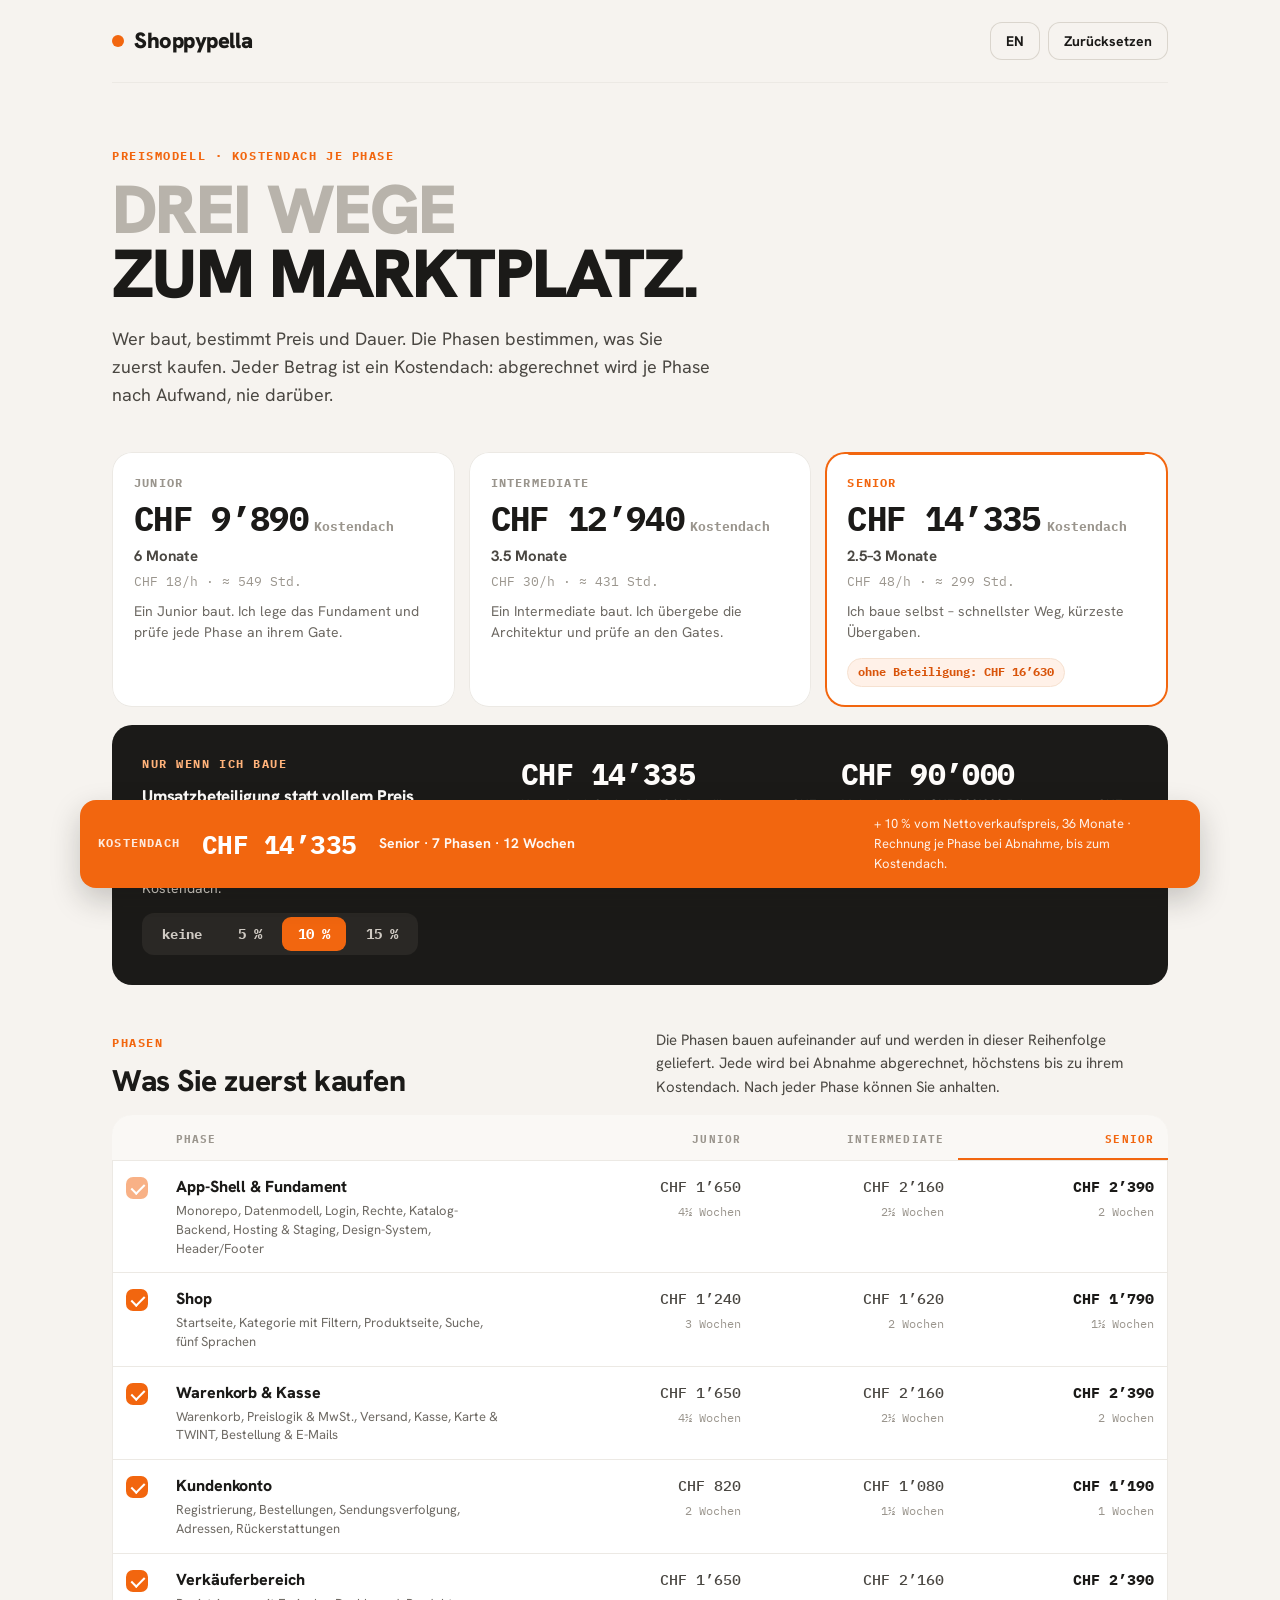
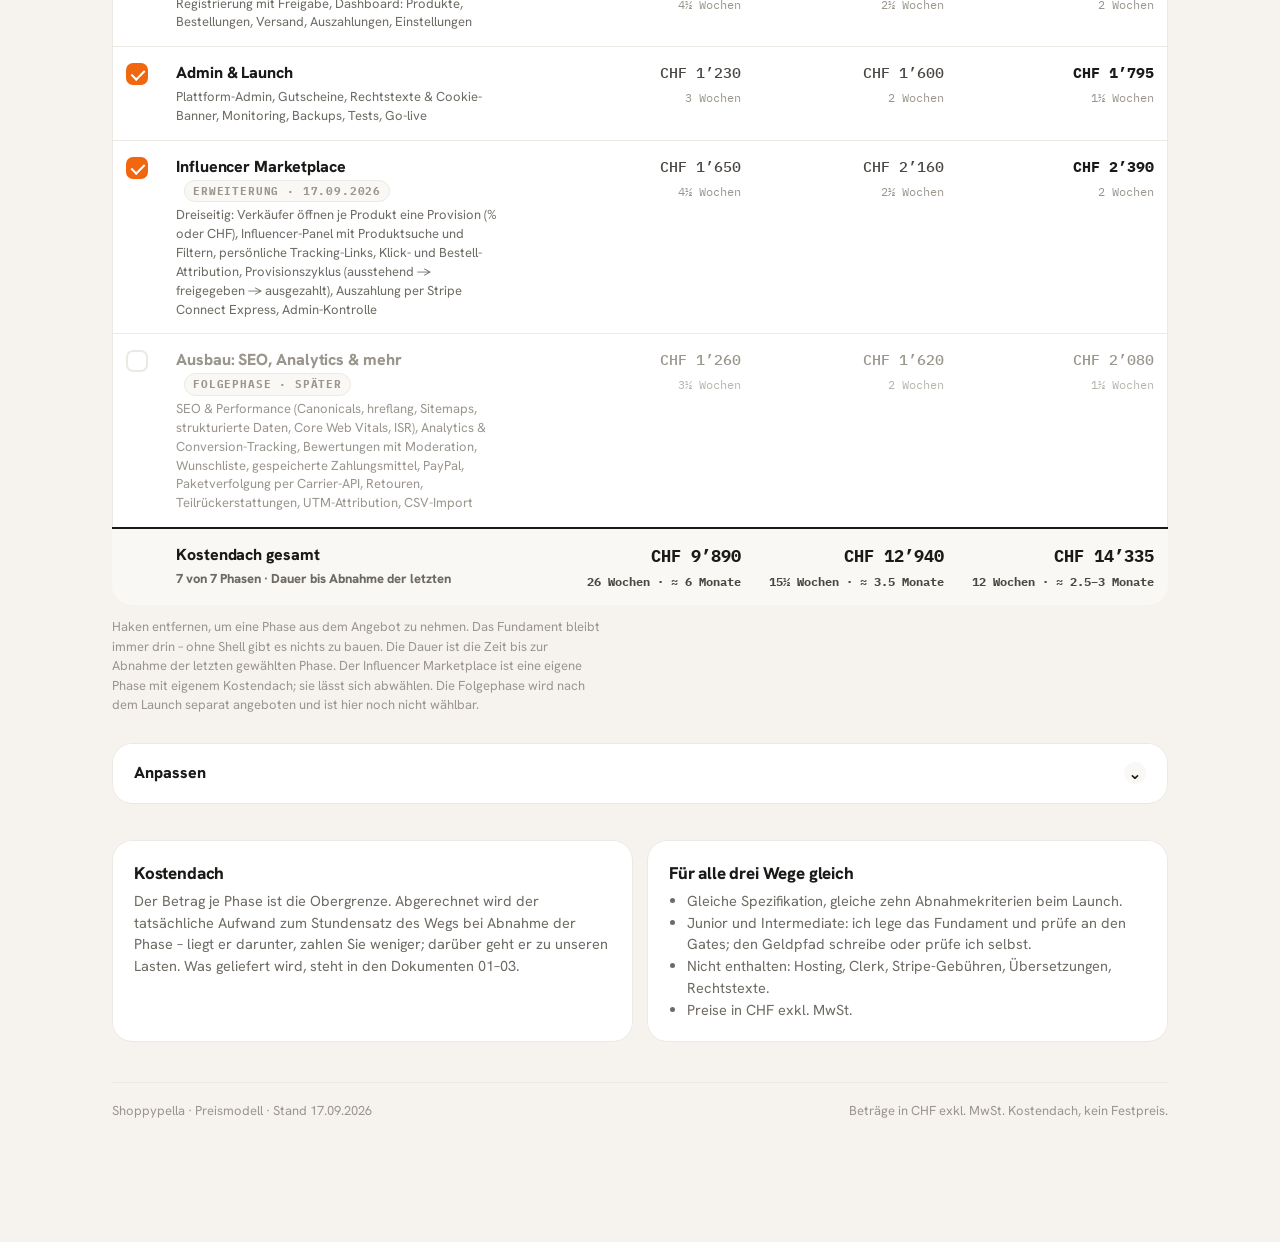
<file: src/preismodell/index.html>
<!doctype html>
<html lang="de">
<head>
<meta charset="utf-8">
<meta name="viewport" content="width=device-width, initial-scale=1, viewport-fit=cover">
<title>Shoppypella — Preismodell</title>
<meta name="description" content="Drei Wege zum Marktplatz: Kostendach je Phase, Umsatzbeteiligung, Phasen zum Auswählen. Deutsch, Englisch, Türkisch.">
<meta property="og:title" content="Shoppypella — Preismodell">
<meta property="og:description" content="Drei Wege zum Marktplatz: Kostendach je Phase, Umsatzbeteiligung, Phasen zum Auswählen.">
<meta property="og:type" content="website">
<meta name="robots" content="noindex">
<link rel="icon" href="../assets/favicon.svg" type="image/svg+xml">
<link rel="preconnect" href="https://fonts.googleapis.com">
<link rel="preconnect" href="https://fonts.gstatic.com" crossorigin>
<link href="https://fonts.googleapis.com/css2?family=Hanken+Grotesk:wght@400;500;700;800;900&family=IBM+Plex+Mono:wght@400;500;700&display=swap" rel="stylesheet">
<style>
:root{
  --paper:#FEFCFA; --canvas:#F6F3EF; --card:#FFFFFF; --ink:#1B1A18; --ink2:#4A4742; --body:#6E6A64; --muted:#9A958D; --faint:#B8B3AB;
  --rule:#DAD5CD; --hair:#ECE9E4; --hair2:#F5F2EE; --soft:#FAF8F5; --accent:#F2660F; --accent-2:#D9540A; --tint:#FFF1E8; --tint-bd:#F6E1D0;
  --ok:#2E7D5B; --warn:#C24A3A; --on-accent:#FFFFFF; --dark:#1B1A18; --dark-text:#FEFCFA; --dark-muted:#CFCAC3; --dark-line:#3A3733;
  --hg:"Hanken Grotesk",ui-sans-serif,system-ui,-apple-system,"Segoe UI",Roboto,Arial,sans-serif;
  --pm:"IBM Plex Mono",ui-monospace,SFMono-Regular,Menlo,Consolas,monospace;
  --ease-out:cubic-bezier(0.23,1,0.32,1); --ease-in-out:cubic-bezier(0.77,0,0.175,1);
  --r-lg:20px; --r-md:14px; --r-sm:10px;
}
@media (prefers-color-scheme: dark){
  :root:not([data-theme="light"]){
    --paper:#151412; --canvas:#100F0E; --card:#1C1B19; --ink:#F5F2EE; --ink2:#D9D4CC; --body:#B3ADA4; --muted:#8A857D; --faint:#5F5A53;
    --rule:#3A3733; --hair:#2A2825; --hair2:#232120; --soft:#1F1E1B; --tint:#2A1D14; --tint-bd:#4A2E1B; --on-accent:#FFFFFF;
    --dark:#000000; --dark-text:#F5F2EE; --dark-muted:#A39E96; --dark-line:#2A2825;
  }
}
:root[data-theme="dark"]{
  --paper:#151412; --canvas:#100F0E; --card:#1C1B19; --ink:#F5F2EE; --ink2:#D9D4CC; --body:#B3ADA4; --muted:#8A857D; --faint:#5F5A53;
  --rule:#3A3733; --hair:#2A2825; --hair2:#232120; --soft:#1F1E1B; --tint:#2A1D14; --tint-bd:#4A2E1B; --on-accent:#FFFFFF;
  --dark:#000000; --dark-text:#F5F2EE; --dark-muted:#A39E96; --dark-line:#2A2825;
}
*{box-sizing:border-box}
html,body{background:var(--canvas)}
body{margin:0;color:var(--ink);font-family:var(--hg);font-size:16px;line-height:1.55;-webkit-font-smoothing:antialiased;padding-block:0 120px}
.wrap{max-width:1120px;margin:0 auto;padding-inline:20px}
@media (min-width:768px){.wrap{padding-inline:32px}}
h1,h2,h3{margin:0;color:var(--ink);text-wrap:balance}
h1{font-size:clamp(38px,6vw,68px);font-weight:900;line-height:.95;letter-spacing:-0.025em;text-transform:uppercase}
h1 span{color:var(--faint)}
h2{font-size:clamp(22px,2.6vw,30px);font-weight:800;letter-spacing:-0.015em;line-height:1.15}
h3{font-size:17px;font-weight:800;letter-spacing:-0.01em;line-height:1.3}
p{margin:0;color:var(--ink2)}
.eyebrow{font-family:var(--pm);font-size:12px;font-weight:700;letter-spacing:.13em;text-transform:uppercase;color:var(--accent);display:block;margin-bottom:12px}
.mono{font-family:var(--pm);font-variant-numeric:tabular-nums}
.muted{color:var(--muted)}
.lead{font-size:18px;line-height:1.55;max-width:60ch;color:var(--ink2)}

/* header */
.top{display:flex;align-items:center;justify-content:space-between;gap:16px;padding-block:22px;border-bottom:1px solid var(--hair)}
.mark{display:flex;align-items:center;gap:10px;text-decoration:none;color:var(--ink);font-weight:900;font-size:22px;letter-spacing:-0.02em}
.mark i{width:12px;height:12px;border-radius:50%;background:var(--accent);display:inline-block}
.top-actions{display:flex;gap:8px}
.btn{appearance:none;border:0;font:inherit;font-weight:700;font-size:14px;line-height:20px;padding:9px 16px;border-radius:12px;cursor:pointer;background:var(--accent);color:var(--on-accent);transition:background-color .15s ease,transform .12s var(--ease-out),box-shadow .15s ease}
.btn.ghost{background:transparent;color:var(--ink);box-shadow:inset 0 0 0 1px var(--rule)}
.btn:active{transform:scale(.97)}
@media (hover:hover) and (pointer:fine){.btn:hover{background:var(--accent-2)}.btn.ghost:hover{background:var(--soft);color:var(--ink)}}
.btn:focus-visible,.opt:focus-visible,input:focus-visible,.seg button:focus-visible,.row-check:focus-visible{outline:2px solid var(--accent);outline-offset:2px}

/* hero */
.hero{padding-block:44px 28px;position:relative}
@media (min-width:768px){.hero{padding-block:64px 36px}}
.hero .lead{margin-top:18px}

/* option cards */
.opts{display:grid;gap:14px;margin-top:8px}
@media (min-width:820px){.opts{grid-template-columns:repeat(3,1fr)}}
.opt{appearance:none;text-align:left;font:inherit;color:var(--ink);background:var(--card);border:0;border-radius:var(--r-lg);padding:22px 22px 20px;cursor:pointer;position:relative;display:flex;flex-direction:column;gap:6px;box-shadow:inset 0 0 0 1px var(--hair);transition:box-shadow .18s var(--ease-out),transform .12s var(--ease-out),background-color .3s ease}
.opt::before{content:"";position:absolute;left:22px;right:22px;top:0;height:3px;border-radius:0 0 3px 3px;background:var(--accent);opacity:0;transform:scaleX(.6);transition:opacity .2s ease,transform .25s var(--ease-out)}
.opt.selected{box-shadow:inset 0 0 0 2px var(--accent)}
.opt.selected::before{opacity:1;transform:none}
@media (hover:hover) and (pointer:fine){.opt:not(.selected):hover{box-shadow:inset 0 0 0 1px var(--rule)}}
.opt:active{transform:scale(.99)}
.opt .who{font-family:var(--pm);font-size:12px;font-weight:700;letter-spacing:.1em;text-transform:uppercase;color:var(--muted)}
.opt.selected .who{color:var(--accent)}
.opt .price{font-size:34px;font-weight:900;letter-spacing:-0.02em;line-height:1.05;font-variant-numeric:tabular-nums;padding:2px 6px;margin:0 -6px;border-radius:8px;transition:background-color .4s ease}
.opt .price small{font-size:13px;font-weight:700;color:var(--muted);letter-spacing:0;margin-left:6px;font-family:var(--pm)}
.opt .dur{font-size:15px;color:var(--ink2);font-weight:700}
.opt .rate{font-family:var(--pm);font-size:12.5px;color:var(--muted);margin-top:-2px}
.opt .desc{font-size:14px;line-height:1.45;color:var(--body);margin-top:4px}
.opt .badge{display:inline-flex;align-items:center;gap:6px;margin-top:10px;font-family:var(--pm);font-size:12px;font-weight:700;padding:4px 10px;border-radius:999px;background:var(--tint);color:var(--accent-2);border:1px solid var(--tint-bd);width:max-content;max-width:100%}
.hot{background-color:var(--tint)}

/* share block */
.share{margin-top:18px;background:var(--dark);color:var(--dark-text);border-radius:var(--r-lg);padding:26px 22px;display:grid;gap:22px;transition:opacity .25s ease}
@media (min-width:820px){.share{grid-template-columns:1.2fr 1fr 1fr;padding:30px 30px;align-items:start}}
.share.off{opacity:.45}
.share h3,.share .eyebrow{color:var(--dark-text)}
.share .eyebrow{color:#FFB27A}
.share p{color:var(--dark-muted);font-size:14px;line-height:1.5}
.seg{display:inline-flex;background:#2A2825;border-radius:12px;padding:4px;gap:4px;margin-top:14px}
.seg button{appearance:none;border:0;font:inherit;font-family:var(--pm);font-weight:700;font-size:14px;line-height:20px;padding:7px 16px;border-radius:9px;background:transparent;color:var(--dark-muted);cursor:pointer;transition:background-color .15s ease,color .15s ease}
.seg button.on{background:var(--accent);color:#fff}
.seg button:disabled{opacity:.4;cursor:not-allowed}
.share .v{font-size:30px;font-weight:900;letter-spacing:-0.02em;line-height:1.1;font-variant-numeric:tabular-nums;padding:2px 6px;margin:0 -6px;border-radius:8px;transition:background-color .4s ease}
.share .v.hot{background-color:#3A2A1E}
.share .l{font-size:13px;color:var(--dark-muted);margin-top:4px;line-height:1.45}
.share .l b{color:var(--dark-text)}
.share input[type=range]{-webkit-appearance:none;appearance:none;width:100%;height:3px;border-radius:2px;background:linear-gradient(90deg,var(--accent) var(--p,0%),#3A3733 var(--p,0%));margin:14px 0 6px;cursor:pointer}
.share input[type=range]::-webkit-slider-thumb{-webkit-appearance:none;width:20px;height:20px;border-radius:50%;background:#fff;border:3px solid var(--dark);box-shadow:0 0 0 2px var(--accent);transition:transform .15s var(--ease-out)}
.share input[type=range]::-moz-range-thumb{width:14px;height:14px;border-radius:50%;background:#fff;border:3px solid var(--dark);box-shadow:0 0 0 2px var(--accent)}
@media (hover:hover) and (pointer:fine){.share input[type=range]:hover::-webkit-slider-thumb{transform:scale(1.12)}}

/* phases */
section.block{margin-top:44px}
.block-head{display:flex;flex-wrap:wrap;align-items:flex-end;justify-content:space-between;gap:8px 24px;margin-bottom:16px}
.block-head p{max-width:64ch;font-size:15px}
.scroller{overflow-x:auto;margin-inline:-20px;padding-inline:20px;scrollbar-width:thin}
@media (min-width:768px){.scroller{margin-inline:0;padding-inline:0}}
table.ph{width:100%;min-width:720px;border-collapse:separate;border-spacing:0;background:var(--card);border-radius:var(--r-lg);box-shadow:inset 0 0 0 1px var(--hair);overflow:hidden}
.ph th,.ph td{padding:14px 14px;text-align:left;vertical-align:top;border-bottom:1px solid var(--hair)}
.ph th{font-family:var(--pm);font-size:11px;font-weight:700;letter-spacing:.1em;text-transform:uppercase;color:var(--muted);padding-top:16px;padding-bottom:12px;background:var(--soft);cursor:pointer;transition:color .15s ease}
.ph th.num,.ph td.num{text-align:right;white-space:nowrap}
.ph th.sel{color:var(--accent);box-shadow:inset 0 -2px 0 var(--accent)}
.ph th:first-child{cursor:default;width:44px}
.ph td:first-child{width:44px}
.ph td.name b{display:block;font-weight:800;color:var(--ink);letter-spacing:-0.005em}
.ph td.name small{display:block;font-size:13px;line-height:1.45;color:var(--body);margin-top:2px;max-width:46ch}
.ph td.num .c{font-family:var(--pm);font-weight:500;font-size:15px;color:var(--ink2);font-variant-numeric:tabular-nums;display:inline-block;padding:2px 6px;margin:-2px -6px;border-radius:6px;transition:background-color .4s ease,color .2s ease,opacity .25s ease}
.ph td.num .w{display:block;font-size:12px;color:var(--muted);margin-top:3px;font-family:var(--pm)}
.ph td.num.sel .c{color:var(--ink);font-weight:700}
.ph tr.off td.name b,.ph tr.off td.name small{color:var(--faint);text-decoration:line-through;text-decoration-color:var(--rule)}
.ph tr.off td.num .c,.ph tr.off td.num .w{opacity:.35}
.ph tr.later td.name b{color:var(--muted)}
.ph tr.later td.name small{color:var(--muted)}
.ph tr.later td.num .c{color:var(--muted);font-weight:500}
.ph tr.later td.num .w{opacity:.7}
.later-tag{display:inline-block;vertical-align:2px;margin-left:8px;font-family:var(--pm);font-size:10.5px;font-weight:700;letter-spacing:.08em;text-transform:uppercase;padding:2px 8px;border-radius:999px;background:var(--soft);color:var(--muted);border:1px solid var(--hair)}
.ph tr:last-child td{border-bottom:0}
.ph tfoot td{background:var(--soft);font-weight:800;border-top:2px solid var(--ink);border-bottom:0}
.ph tfoot td.num .c{font-weight:800;color:var(--ink);font-size:17px}
.ph tfoot td.num .w{color:var(--ink2)}
.row-check{appearance:none;width:22px;height:22px;border-radius:7px;border:2px solid var(--rule);background:var(--card);cursor:pointer;position:relative;margin:2px 0 0;transition:background-color .15s ease,border-color .15s ease}
.row-check:checked{background:var(--accent);border-color:var(--accent)}
.row-check:checked::after{content:"";position:absolute;left:6px;top:2px;width:6px;height:11px;border:solid #fff;border-width:0 2.5px 2.5px 0;transform:rotate(45deg)}
.row-check:disabled{opacity:.5;cursor:not-allowed}
.legend{font-size:13px;color:var(--muted);margin-top:12px;max-width:70ch;line-height:1.5}

/* levers */
details.levers{margin-top:28px;background:var(--card);border-radius:var(--r-lg);box-shadow:inset 0 0 0 1px var(--hair)}
details.levers summary{list-style:none;cursor:pointer;padding:18px 22px;display:flex;align-items:center;justify-content:space-between;gap:12px;font-weight:800}
details.levers summary::-webkit-details-marker{display:none}
details.levers summary .chev{width:22px;height:22px;border-radius:50%;background:var(--soft);display:grid;place-items:center;transition:transform .2s var(--ease-out)}
details.levers[open] summary .chev{transform:rotate(180deg)}
.levers-body{padding:0 22px 22px;display:grid;gap:8px 28px}
@media (min-width:768px){.levers-body{grid-template-columns:1fr 1fr}}
.lv{display:grid;grid-template-columns:1fr 96px;grid-template-areas:"label val" "range range";gap:2px 12px;align-items:center;padding-block:8px}
.lv .k-label{grid-area:label;font-size:14px;color:var(--ink2)}
.lv input[type=number]{grid-area:val;width:96px;justify-self:end;font:inherit;font-family:var(--pm);font-size:14px;font-weight:700;padding:5px 10px;border:1px solid var(--rule);border-radius:9px;background:var(--card);color:var(--ink);text-align:right}
.lv input[type=range]{grid-area:range;-webkit-appearance:none;appearance:none;width:100%;height:3px;border-radius:2px;background:linear-gradient(90deg,var(--accent) var(--p,50%),var(--hair) var(--p,50%));margin:8px 0 2px;cursor:pointer}
.lv input[type=range]::-webkit-slider-thumb{-webkit-appearance:none;width:18px;height:18px;border-radius:50%;background:#fff;border:3px solid var(--card);box-shadow:0 0 0 2px var(--accent);transition:transform .15s var(--ease-out)}
.lv input[type=range]::-moz-range-thumb{width:12px;height:12px;border-radius:50%;background:#fff;border:3px solid var(--card);box-shadow:0 0 0 2px var(--accent)}
@media (hover:hover) and (pointer:fine){.lv input[type=range]:hover::-webkit-slider-thumb{transform:scale(1.12)}}
.lv-group{grid-column:1/-1;font-family:var(--pm);font-size:11px;font-weight:700;letter-spacing:.1em;text-transform:uppercase;color:var(--muted);margin-top:10px;padding-top:12px;border-top:1px solid var(--hair)}
.lv-group:first-child{border-top:0;margin-top:0;padding-top:4px}
#adv{grid-column:1/-1;display:grid;gap:8px 28px}
@media (min-width:768px){#adv{grid-template-columns:1fr 1fr}}
.adv-note{grid-column:1/-1;font-size:12px;color:var(--muted);padding:10px 12px;border:1px dashed var(--rule);border-radius:var(--r-sm);margin-top:10px}

/* notes */
.notes{margin-top:36px;display:grid;gap:14px}
@media (min-width:768px){.notes{grid-template-columns:1fr 1fr}}
.note{background:var(--card);border-radius:var(--r-lg);padding:22px;box-shadow:inset 0 0 0 1px var(--hair)}
.note h3{margin-bottom:6px}
.note p,.note li{font-size:14.5px;line-height:1.5;color:var(--body)}
.note ul{margin:6px 0 0;padding-left:18px}

footer.foot{margin-top:40px;padding-top:18px;border-top:1px solid var(--hair);font-size:13px;color:var(--muted);display:flex;flex-wrap:wrap;gap:6px 20px;justify-content:space-between}

/* sticky summary */
.bar{position:fixed;left:0;right:0;bottom:0;z-index:10;padding:0 12px calc(12px + env(safe-area-inset-bottom,0px))}
.bar-in{max-width:1120px;margin:0 auto;background:var(--accent);color:#fff;border-radius:16px;padding:14px 18px;display:flex;flex-wrap:wrap;align-items:center;gap:6px 22px;box-shadow:0 12px 30px rgba(27,26,24,.22)}
.bar .t{font-family:var(--pm);font-size:12px;font-weight:700;letter-spacing:.1em;text-transform:uppercase;opacity:.85}
.bar .big{font-size:26px;font-weight:900;letter-spacing:-0.02em;line-height:1;font-variant-numeric:tabular-nums;padding:2px 6px;margin:-2px -6px;border-radius:8px;transition:background-color .4s ease}
.bar .big.hot{background-color:rgba(255,255,255,.18)}
.bar .m{font-size:14px;font-weight:700;opacity:.95}
.bar .r{margin-left:auto;font-size:13px;opacity:.9;max-width:44ch}

/* entrance */
.rise{animation:rise .55s var(--ease-out) both;animation-delay:calc(var(--i,0) * 60ms)}
@keyframes rise{from{opacity:0;transform:translateY(12px)}to{opacity:1;transform:none}}
@media (prefers-reduced-motion: reduce){.rise{animation:none}.opt,.share .v,.bar .big,.ph td.num .c,.opt .price{transition:none}}
</style>
</head>
<body>
<div class="wrap">
  <header class="top rise" style="--i:0">
    <a class="mark" href="#" aria-label="Shoppypella"><i></i><span>Shoppypella</span></a>
    <div class="top-actions">
      <button class="btn ghost" id="lang" type="button" aria-label="Language">EN</button>
      <button class="btn ghost" id="reset" type="button" data-i18n="reset">Zurücksetzen</button>
    </div>
  </header>

  <section class="hero">
    <span class="eyebrow rise" style="--i:1" data-i18n="eyebrow">Preismodell · Kostendach je Phase</span>
    <h1 class="rise" style="--i:2"><span data-i18n="h1a">Drei Wege</span><br><span data-i18n="h1b" style="color:var(--ink)">zum Marktplatz.</span></h1>
    <p class="lead rise" style="--i:3" data-i18n="lead">Wer baut, bestimmt Preis und Dauer. Die Phasen bestimmen, was Sie zuerst kaufen. Jeder Betrag ist ein Kostendach: abgerechnet wird je Phase nach Aufwand, nie darüber.</p>
  </section>

  <section class="rise" style="--i:4">
    <div class="opts" id="opts"></div>
  </section>

  <section class="share rise" style="--i:5" id="share" aria-live="polite">
    <div>
      <span class="eyebrow" data-i18n="sh_eyebrow">Nur wenn ich baue</span>
      <h3 data-i18n="sh_title">Umsatzbeteiligung statt vollem Preis</h3>
      <p style="margin-top:8px" data-i18n="sh_sub">Ein Anteil am Nettoverkaufspreis jedes über die Plattform verkauften Produkts, 36 Monate ab Launch, quartalsweise abgerechnet. Dafür sinkt das Kostendach.</p>
      <div class="seg" id="seg" role="group" aria-label="Umsatzbeteiligung"></div>
    </div>
    <div>
      <div class="v mono" id="sh-cash">CHF 12’000</div>
      <div class="l" id="sh-cash-l"></div>
    </div>
    <div>
      <div class="v mono" id="sh-ev"></div>
      <div class="l" id="sh-ev-l"></div>
      <input type="range" id="gmv" min="50000" max="1000000" step="50000" aria-label="Jahresumsatz">
      <div class="l" id="gmv-l"></div>
    </div>
  </section>

  <section class="block rise" style="--i:6">
    <div class="block-head">
      <div>
        <span class="eyebrow" data-i18n="ph_eyebrow">Phasen</span>
        <h2 data-i18n="ph_title">Was Sie zuerst kaufen</h2>
      </div>
      <p data-i18n="ph_sub">Die Phasen bauen aufeinander auf und werden in dieser Reihenfolge geliefert. Jede wird bei Abnahme abgerechnet, höchstens bis zu ihrem Kostendach. Nach jeder Phase können Sie anhalten.</p>
    </div>
    <div class="scroller">
      <table class="ph" id="ph">
        <thead><tr>
          <th></th>
          <th data-i18n="col_phase">Phase</th>
          <th class="num" data-opt="J"><span data-i18n="junior">Junior</span></th>
          <th class="num" data-opt="I"><span data-i18n="inter">Intermediate</span></th>
          <th class="num" data-opt="S"><span data-i18n="senior">Senior</span></th>
        </tr></thead>
        <tbody id="ph-body"></tbody>
        <tfoot><tr>
          <td></td>
          <td class="name"><b data-i18n="total">Kostendach gesamt</b><small id="tot-note"></small></td>
          <td class="num" data-opt="J"><span class="c mono" id="tot-J"></span><span class="w" id="totw-J"></span></td>
          <td class="num" data-opt="I"><span class="c mono" id="tot-I"></span><span class="w" id="totw-I"></span></td>
          <td class="num" data-opt="S"><span class="c mono" id="tot-S"></span><span class="w" id="totw-S"></span></td>
        </tr></tfoot>
      </table>
    </div>
    <p class="legend" data-i18n="ph_legend">Haken entfernen, um eine Phase aus dem Angebot zu nehmen. Das Fundament bleibt immer drin – ohne Shell gibt es nichts zu bauen. Die Dauer ist die Zeit bis zur Abnahme der letzten gewählten Phase.</p>
  </section>

  <details class="levers rise" style="--i:7" id="levers">
    <summary><span data-i18n="lv_title">Anpassen</span><span class="chev" aria-hidden="true">⌄</span></summary>
    <div class="levers-body" id="lv-body"></div>
  </details>

  <div class="notes rise" style="--i:8">
    <div class="note">
      <h3 data-i18n="n1_t">Kostendach</h3>
      <p data-i18n="n1_p">Der Betrag je Phase ist die Obergrenze. Abgerechnet wird der tatsächliche Aufwand bei Abnahme der Phase – liegt er darunter, zahlen Sie weniger; darüber geht er zu unseren Lasten. Was geliefert wird, steht in den Dokumenten 01–03.</p>
    </div>
    <div class="note">
      <h3 data-i18n="n2_t">Für alle drei Wege gleich</h3>
      <ul>
        <li data-i18n="n2_a">Gleiche Spezifikation, gleiche neun Abnahmekriterien beim Launch.</li>
        <li data-i18n="n2_b">Junior und Intermediate: ich lege das Fundament und prüfe an den Gates; den Geldpfad schreibe oder prüfe ich selbst.</li>
        <li data-i18n="n2_c">Nicht enthalten: Hosting, Clerk, Stripe-Gebühren, Übersetzungen, Rechtstexte.</li>
        <li data-i18n="n2_d">Preise in CHF exkl. MwSt.</li>
      </ul>
    </div>
  </div>

  <footer class="foot rise" style="--i:9">
    <span data-i18n="foot_l">Shoppypella · Preismodell · Stand 17.09.2026</span>
    <span data-i18n="foot_r">Beträge in CHF exkl. MwSt. Kostendach, kein Festpreis.</span>
  </footer>
</div>

<div class="bar" id="bar" aria-live="polite">
  <div class="bar-in">
    <span class="t" data-i18n="bar_t">Kostendach</span>
    <span class="big mono" id="bar-total">CHF 12’000</span>
    <span class="m" id="bar-meta"></span>
    <span class="r" id="bar-note"></span>
  </div>
</div>

<script>
(() => {
'use strict';
const reduced = matchMedia('(prefers-reduced-motion: reduce)').matches;

const T = {
  de: {
    reset:'Zurücksetzen', eyebrow:'Preismodell · Kostendach je Phase', h1a:'Drei Wege', h1b:'zum Marktplatz.',
    lead:'Wer baut, bestimmt Preis und Dauer. Die Phasen bestimmen, was Sie zuerst kaufen. Jeder Betrag ist ein Kostendach: abgerechnet wird je Phase nach Aufwand, nie darüber.',
    junior:'Junior', inter:'Intermediate', senior:'Senior', months:'Monate', weeks:'Wochen', ceiling:'Kostendach',
    oJ:'Ein Junior baut. Ich lege das Fundament und prüfe jede Phase an ihrem Gate.', oI:'Ein Intermediate baut. Ich übergebe die Architektur und prüfe an den Gates.', oS:'Ich baue selbst – schnellster Weg, kürzeste Übergaben.',
    badge_share:'mit 10 % Beteiligung: {c}', badge_full:'ohne Beteiligung: {c}',
    sh_eyebrow:'Nur wenn ich baue', sh_title:'Umsatzbeteiligung statt vollem Preis',
    sh_sub:'Ein Anteil am Nettoverkaufspreis jedes über die Plattform verkauften Produkts, {m} Monate ab Launch, quartalsweise abgerechnet. Dafür sinkt das Kostendach.',
    sh_cash_l:'Kostendach Senior mit <b>{s} %</b> Beteiligung · statt {full}', sh_cash_l0:'Kostendach Senior ohne Beteiligung · CHF {r}/h für ≈ {h} Std.',
    sh_ev_l:'Mein Anteil bei <b>{g}</b> Jahresumsatz · {y} pro Jahr, {t} über {m} Monate', sh_ev_l0:'Kein Anteil – wählen Sie 5, 10 oder 15 %',
    gmv_l:'Szenario Jahres-Nettoumsatz: {g}', sh_off:'Die Beteiligung gilt nur, wenn ich selbst baue.',
    ph_eyebrow:'Phasen', ph_title:'Was Sie zuerst kaufen',
    ph_sub:'Die Phasen bauen aufeinander auf und werden in dieser Reihenfolge geliefert. Jede wird bei Abnahme abgerechnet, höchstens bis zu ihrem Kostendach. Nach jeder Phase können Sie anhalten.',
    col_phase:'Phase', total:'Kostendach gesamt', tot_note:'{n} von {all} Phasen · Dauer bis Abnahme der letzten',
    ph_legend:'Haken entfernen, um eine Phase aus dem Angebot zu nehmen. Das Fundament bleibt immer drin – ohne Shell gibt es nichts zu bauen. Die Dauer ist die Zeit bis zur Abnahme der letzten gewählten Phase. Der Influencer Marketplace ist eine eigene Phase mit eigenem Kostendach; sie lässt sich abwählen. Die Folgephase wird nach dem Launch separat angeboten und ist hier noch nicht wählbar.',
    p_shell:'App-Shell & Fundament', p_shell_d:'Monorepo, Datenmodell, Login, Rechte, Katalog-Backend, Hosting & Staging, Design-System, Header/Footer',
    p_shop:'Shop', p_shop_d:'Startseite, Kategorie mit Filtern, Produktseite, Suche, fünf Sprachen',
    p_checkout:'Warenkorb & Kasse', p_checkout_d:'Warenkorb, Preislogik & MwSt., Versand, Kasse, Karte & TWINT, Bestellung & E-Mails',
    p_account:'Kundenkonto', p_account_d:'Registrierung, Bestellungen, Sendungsverfolgung, Adressen, Rückerstattungen',
    p_seller:'Verkäuferbereich', p_seller_d:'Registrierung mit Freigabe, Dashboard: Produkte, Bestellungen, Versand, Auszahlungen, Einstellungen',
    p_admin:'Admin & Launch', p_admin_d:'Plattform-Admin, Gutscheine, Rechtstexte & Cookie-Banner, Monitoring, Backups, Tests, Go-live',
    p_followup:'Ausbau: SEO, Analytics & mehr', p_followup_d:'SEO & Performance (Canonicals, hreflang, Sitemaps, strukturierte Daten, Core Web Vitals, ISR), Analytics & Conversion-Tracking, Bewertungen mit Moderation, Wunschliste, gespeicherte Zahlungsmittel, PayPal, Paketverfolgung per Carrier-API, Retouren, Teilrückerstattungen, UTM-Attribution, CSV-Import',
    p_influencer:'Influencer Marketplace', p_influencer_d:'Dreiseitig: Verkäufer öffnen je Produkt eine Provision (% oder CHF), Influencer-Panel mit Produktsuche und Filtern, persönliche Tracking-Links, Klick- und Bestell-Attribution, Provisionszyklus (ausstehend → freigegeben → ausgezahlt), Auszahlung per Stripe Connect Express, Admin-Kontrolle',
    infl_tag:'Erweiterung · 17.09.2026', lv_infl:'Influencer Marketplace (CHF)', k_iJ:'Junior', k_iI:'Intermediate', k_iS:'Senior',
    later_tag:'Folgephase · später', lv_follow:'Ausbau, Folgephase (CHF)', k_fJ:'Junior', k_fI:'Intermediate', k_fS:'Senior',
    lv_title:'Anpassen', lv_prices:'Kostendach (CHF)', lv_months:'Dauer (Monate)', lv_rates:'Stundensatz (CHF)', lv_share:'Beteiligung', lv_weights:'Phasengewichte (%)',
    k_pJ:'Junior', k_pI:'Intermediate', k_pS:'Senior', k_mJ:'Junior', k_mI:'Intermediate', k_mS:'Senior', k_hJ:'Junior', k_hI:'Intermediate', k_hS:'Senior',
    rate_l:'CHF {r}/h · ≈ {h} Std.', sh_rate:'effektiv CHF {r}/h für ≈ {h} Std.',
    k_relDisc:'Nachlass je 10 % Beteiligung (% des Kostendachs)', k_term:'Laufzeit der Beteiligung (Monate)',
    k_w_shell:'App-Shell & Fundament', k_w_shop:'Shop', k_w_checkout:'Warenkorb & Kasse', k_w_account:'Kundenkonto', k_w_seller:'Verkäuferbereich', k_w_admin:'Admin & Launch',
    adv_note:'Phasengewichte sind Modellannahmen – nur sichtbar mit #modell in der Adresse.',
    n1_t:'Kostendach', n1_p:'Der Betrag je Phase ist die Obergrenze. Abgerechnet wird der tatsächliche Aufwand zum Stundensatz des Wegs bei Abnahme der Phase – liegt er darunter, zahlen Sie weniger; darüber geht er zu unseren Lasten. Was geliefert wird, steht in den Dokumenten 01–03.',
    n2_t:'Für alle drei Wege gleich', n2_a:'Gleiche Spezifikation, gleiche zehn Abnahmekriterien beim Launch.', n2_b:'Junior und Intermediate: ich lege das Fundament und prüfe an den Gates; den Geldpfad schreibe oder prüfe ich selbst.', n2_c:'Nicht enthalten: Hosting, Clerk, Stripe-Gebühren, Übersetzungen, Rechtstexte.', n2_d:'Preise in CHF exkl. MwSt.',
    foot_l:'Shoppypella · Preismodell · Stand 17.09.2026', foot_r:'Beträge in CHF exkl. MwSt. Kostendach, kein Festpreis.',
    bar_t:'Kostendach', bar_meta:'{who} · {n} Phasen · {w}', bar_share:'+ {s} % vom Nettoverkaufspreis, {m} Monate', bar_note:'Rechnung je Phase bei Abnahme, bis zum Kostendach.',
  },
  en: {
    reset:'Reset', eyebrow:'Price model · ceiling per phase', h1a:'Three ways', h1b:'to the marketplace.',
    lead:'Who builds sets price and duration. The phases set what you buy first. Every amount is a ceiling: each phase is billed on effort, never above it.',
    junior:'Junior', inter:'Intermediate', senior:'Senior', months:'months', weeks:'weeks', ceiling:'Ceiling',
    oJ:'A junior builds. I lay the foundation and review every phase at its gate.', oI:'An intermediate builds. I hand over the architecture and review at the gates.', oS:'I build it myself – fastest path, shortest handovers.',
    badge_share:'with a 10 % share: {c}', badge_full:'without a share: {c}',
    sh_eyebrow:'Only when I build', sh_title:'Revenue share instead of the full price',
    sh_sub:'A share of the net sale price of every product sold through the platform, {m} months from launch, settled quarterly. In return the ceiling drops.',
    sh_cash_l:'Senior ceiling with a <b>{s} %</b> share · instead of {full}', sh_cash_l0:'Senior ceiling without a share · CHF {r}/h for ≈ {h} hours',
    sh_ev_l:'My share at <b>{g}</b> yearly sales · {y} per year, {t} over {m} months', sh_ev_l0:'No share – pick 5, 10 or 15 %',
    gmv_l:'Scenario, yearly net sales: {g}', sh_off:'The share applies only when I build it myself.',
    ph_eyebrow:'Phases', ph_title:'What you buy first',
    ph_sub:'The phases build on each other and are delivered in this order. Each is billed on acceptance, up to its ceiling. You can stop after any phase.',
    col_phase:'Phase', total:'Total ceiling', tot_note:'{n} of {all} phases · time to acceptance of the last one',
    ph_legend:'Untick a phase to take it out of the offer. The foundation always stays – without the shell there is nothing to build on. Duration is the time to acceptance of the last chosen phase. The Influencer Marketplace is a phase of its own with its own ceiling; it can be unticked. The follow-up phase is offered separately after launch and cannot be selected yet.',
    p_shell:'App shell & foundation', p_shell_d:'Monorepo, data model, login, permissions, catalogue backend, hosting & staging, design system, header/footer',
    p_shop:'Shop', p_shop_d:'Home, category with filters, product page, search, five languages',
    p_checkout:'Cart & checkout', p_checkout_d:'Cart, pricing & VAT, shipping, checkout, card & TWINT, orders & emails',
    p_account:'Customer account', p_account_d:'Registration, orders, tracking, addresses, refunds',
    p_seller:'Seller area', p_seller_d:'Signup with approval, dashboard: products, orders, shipping, payouts, settings',
    p_admin:'Admin & launch', p_admin_d:'Platform admin, coupons, legal pages & cookie banner, monitoring, backups, tests, go-live',
    p_followup:'Follow-up: SEO, analytics & more', p_followup_d:'SEO & performance (canonicals, hreflang, sitemaps, structured data, Core Web Vitals, ISR), analytics & conversion tracking, reviews with moderation, wishlist, saved payment methods, PayPal, carrier tracking APIs, returns, partial refunds, UTM attribution, CSV import',
    p_influencer:'Influencer Marketplace', p_influencer_d:'Three-sided: sellers open a commission per product (% or CHF), influencer panel with product discovery and filters, personal tracking links, click and order attribution, commission lifecycle (pending → approved → paid), payout via Stripe Connect Express, admin oversight',
    infl_tag:'Extension · 17.09.2026', lv_infl:'Influencer Marketplace (CHF)', k_iJ:'Junior', k_iI:'Intermediate', k_iS:'Senior',
    later_tag:'Follow-up · later', lv_follow:'Follow-up phase (CHF)', k_fJ:'Junior', k_fI:'Intermediate', k_fS:'Senior',
    lv_title:'Adjust', lv_prices:'Ceiling (CHF)', lv_months:'Duration (months)', lv_rates:'Hourly fee (CHF)', lv_share:'Revenue share', lv_weights:'Phase weights (%)',
    k_pJ:'Junior', k_pI:'Intermediate', k_pS:'Senior', k_mJ:'Junior', k_mI:'Intermediate', k_mS:'Senior', k_hJ:'Junior', k_hI:'Intermediate', k_hS:'Senior',
    rate_l:'CHF {r}/h · ≈ {h} hours', sh_rate:'effectively CHF {r}/h for ≈ {h} hours',
    k_relDisc:'Discount per 10 % share (% of the ceiling)', k_term:'Term of the share (months)',
    k_w_shell:'App shell & foundation', k_w_shop:'Shop', k_w_checkout:'Cart & checkout', k_w_account:'Customer account', k_w_seller:'Seller area', k_w_admin:'Admin & launch',
    adv_note:'Phase weights are model assumptions – shown only with #modell in the address.',
    n1_t:'Ceiling', n1_p:'The amount per phase is the upper limit. Actual effort is billed at the path’s hourly fee on acceptance of the phase – below it you pay less; above it is on us. What is delivered is in documents 01–03.',
    n2_t:'The same on all three paths', n2_a:'Same specification, same ten acceptance criteria at launch.', n2_b:'Junior and intermediate: I lay the foundation and review at the gates; the money path I write or review myself.', n2_c:'Not included: hosting, Clerk, Stripe fees, translations, legal texts.', n2_d:'Prices in CHF excl. VAT.',
    foot_l:'Shoppypella · Price model · as of 17.09.2026', foot_r:'Amounts in CHF excl. VAT. Ceiling, not a fixed price.',
    bar_t:'Ceiling', bar_meta:'{who} · {n} phases · {w}', bar_share:'+ {s} % of the net sale price, {m} months', bar_note:'Invoice per phase on acceptance, up to the ceiling.',
  },
  tr: {
    reset:'Sıfırla', eyebrow:'Fiyat modeli · Aşama başına tavan fiyat', h1a:'Pazaryerine', h1b:'üç yol.',
    lead:'Kim yaparsa fiyatı ve süreyi o belirler. Aşamalar, önce neyi satın alacağınızı belirler. Her tutar bir tavan fiyattır: aşama başına harcanan emek faturalanır, asla üstü değil.',
    junior:'Junior', inter:'Orta düzey', senior:'Senior', months:'ay', weeks:'hafta', ceiling:'Tavan',
    oJ:'Bir junior yapar. Temeli ben atarım, her aşamayı kapısında ben denetlerim.', oI:'Bir orta düzey geliştirici yapar. Mimariyi ben devrederim, kapılarda ben denetlerim.', oS:'Kendim yaparım – en hızlı yol, en kısa devir teslim.',
    badge_share:'%10 pay ile: {c}', badge_full:'paysız: {c}',
    sh_eyebrow:'Yalnızca ben yaparsam', sh_title:'Tam fiyat yerine ciro payı',
    sh_sub:'Platform üzerinden satılan her ürünün net satış fiyatından bir pay; lansmandan itibaren {m} ay, üç ayda bir hesaplanır. Karşılığında tavan fiyat düşer.',
    sh_cash_l:'<b>%{s}</b> pay ile senior tavanı · {full} yerine', sh_cash_l0:'Paysız senior tavanı · ≈ {h} saat için CHF {r}/sa',
    sh_ev_l:'<b>{g}</b> yıllık ciroda payım · yılda {y}, {m} ayda {t}', sh_ev_l0:'Pay yok – %5, %10 ya da %15 seçin',
    gmv_l:'Senaryo, yıllık net ciro: {g}', sh_off:'Pay yalnızca kendim yaparsam geçerlidir.',
    rate_l:'CHF {r}/sa · ≈ {h} saat', sh_rate:'≈ {h} saat için etkin CHF {r}/sa',
    ph_eyebrow:'Aşamalar', ph_title:'Önce neyi satın alırsınız',
    ph_sub:'Aşamalar birbirinin üzerine kurulur ve bu sırayla teslim edilir. Her biri kabulde faturalanır, en fazla kendi tavanına kadar. Her aşamadan sonra durabilirsiniz.',
    col_phase:'Aşama', total:'Toplam tavan', tot_note:'{all} aşamadan {n} · son aşamanın kabulüne kadar süre',
    ph_legend:'Bir aşamayı tekliften çıkarmak için işareti kaldırın. Temel her zaman kalır – kabuk olmadan üzerine inşa edilecek bir şey yoktur. Süre, seçilen son aşamanın kabulüne kadar geçen zamandır. Influencer Marketplace kendi tavanı olan ayrı bir aşamadır; işareti kaldırılabilir. Devam aşaması lansmandan sonra ayrıca teklif edilir; burada henüz seçilemez.',
    p_shell:'Uygulama kabuğu ve temel', p_shell_d:'Monorepo, veri modeli, giriş, yetkiler, katalog arka ucu, barındırma ve hazırlık ortamı, tasarım sistemi, üst/alt bilgi',
    p_shop:'Mağaza', p_shop_d:'Ana sayfa, filtreli kategori, ürün sayfası, arama, beş dil',
    p_checkout:'Sepet ve ödeme', p_checkout_d:'Sepet, fiyat mantığı ve KDV, kargo, ödeme, kart ve TWINT, sipariş ve e-postalar',
    p_account:'Müşteri hesabı', p_account_d:'Kayıt, siparişler, kargo takibi, adresler, iadeler',
    p_seller:'Satıcı alanı', p_seller_d:'Onaylı kayıt, panel: ürünler, siparişler, kargo, ödemeler, ayarlar',
    p_admin:'Yönetim ve lansman', p_admin_d:'Platform yönetimi, kuponlar, yasal metinler ve çerez bildirimi, izleme, yedekler, testler, yayına alma',
    p_followup:'Devam: SEO, analitik ve fazlası', p_followup_d:'SEO ve performans (canonical, hreflang, site haritaları, yapısal veri, Core Web Vitals, ISR), analitik ve dönüşüm takibi, moderasyonlu yorumlar, istek listesi, kayıtlı ödeme yöntemleri, PayPal, kargo API ile takip, iadeler, kısmi iade, UTM atfı, CSV içe aktarma',
    p_influencer:'Influencer Marketplace', p_influencer_d:'Üç taraflı: satıcı ürün başına komisyon açar (% ya da CHF), ürün keşifli ve filtreli influencer paneli, kişiye özel takip bağlantıları, tıklama ve sipariş atfı, komisyon döngüsü (bekliyor → onaylandı → ödendi), Stripe Connect Express ile ödeme, yönetim denetimi',
    infl_tag:'Ek · 17.09.2026', lv_infl:'Influencer Marketplace (CHF)', k_iJ:'Junior', k_iI:'Orta düzey', k_iS:'Senior',
    later_tag:'Devam aşaması · sonra', lv_follow:'Devam aşaması (CHF)', k_fJ:'Junior', k_fI:'Orta düzey', k_fS:'Senior',
    lv_title:'Ayarla', lv_prices:'Tavan (CHF)', lv_months:'Süre (ay)', lv_rates:'Saat ücreti (CHF)', lv_share:'Ciro payı', lv_weights:'Aşama ağırlıkları (%)',
    k_pJ:'Junior', k_pI:'Orta düzey', k_pS:'Senior', k_mJ:'Junior', k_mI:'Orta düzey', k_mS:'Senior', k_hJ:'Junior', k_hI:'Orta düzey', k_hS:'Senior',
    k_relDisc:'Her %10 pay için indirim (tavanın %’si)', k_term:'Payın süresi (ay)',
    k_w_shell:'Uygulama kabuğu ve temel', k_w_shop:'Mağaza', k_w_checkout:'Sepet ve ödeme', k_w_account:'Müşteri hesabı', k_w_seller:'Satıcı alanı', k_w_admin:'Yönetim ve lansman',
    adv_note:'Aşama ağırlıkları model varsayımıdır – yalnızca adreste #modell varsa görünür.',
    n1_t:'Tavan fiyat', n1_p:'Aşama başına tutar üst sınırdır. Aşamanın kabulünde gerçek emek, yolun saat ücretiyle faturalanır – altında kalırsa daha az ödersiniz; üstü bize aittir. Neyin teslim edileceği 01–03 dokümanlarındadır.',
    n2_t:'Üç yolda da aynı', n2_a:'Aynı spesifikasyon, lansmanda aynı on kabul ölçütü.', n2_b:'Junior ve orta düzey: temeli ben atarım, kapılarda ben denetlerim; para yolunu ben yazarım ya da denetlerim.', n2_c:'Dahil değil: barındırma, Clerk, Stripe ücretleri, çeviriler, yasal metinler.', n2_d:'Fiyatlar CHF, KDV hariç.',
    foot_l:'Shoppypella · Fiyat modeli · 17.09.2026', foot_r:'Tutarlar CHF, KDV hariç. Tavan fiyat, sabit fiyat değil.',
    bar_t:'Tavan', bar_meta:'{who} · {n} aşama · {w}', bar_share:'+ net satış fiyatının %{s}’i, {m} ay', bar_note:'Her aşama kabulde faturalanır, tavana kadar.',
  }
};
let lang = 'de';
const t = k => T[lang][k] ?? T.de[k] ?? k;
const fill = (k, o) => t(k).replace(/\{(\w+)\}/g, (_, n) => o[n] ?? '');

/* ---------- model ---------- */
const DEFAULTS = { pJ:8240, pI:10780, pS:13860, mJ:5, mI:3, mS:2.25, hJ:18, hI:30, hS:48, iJ:1650, iI:2160, iS:2770, fJ:1260, fI:1620, fS:2080, relDisc:13.8, term:36, gmv:300000,
  w_shell:20, w_shop:15, w_checkout:20, w_account:10, w_seller:20, w_admin:15 };
const OPTS = ['J','I','S'];
const PHASES = ['shell','shop','checkout','account','seller','admin'];
const LEVERS = [
  {g:'lv_prices'}, {id:'pJ',min:4000,max:20000,step:10}, {id:'pI',min:4000,max:20000,step:10}, {id:'pS',min:4000,max:25000,step:10},
  {g:'lv_months'}, {id:'mJ',min:1,max:9,step:0.25}, {id:'mI',min:1,max:9,step:0.25}, {id:'mS',min:1,max:9,step:0.25},
  {g:'lv_rates'}, {id:'hJ',min:5,max:200,step:1}, {id:'hI',min:5,max:200,step:1}, {id:'hS',min:5,max:250,step:1},
  {g:'lv_infl'}, {id:'iJ',min:500,max:10000,step:10}, {id:'iI',min:500,max:10000,step:10}, {id:'iS',min:500,max:12000,step:10},
  {g:'lv_follow'}, {id:'fJ',min:1000,max:15000,step:10}, {id:'fI',min:1000,max:15000,step:10}, {id:'fS',min:1000,max:20000,step:10},
  {g:'lv_share'}, {id:'relDisc',min:0,max:40,step:0.1}, {id:'term',min:12,max:60,step:6},
];
const ADV = PHASES.map(p => ({id:'w_'+p, min:0, max:50, step:1}));
let P = {...DEFAULTS};
let state = { opt:'S', share:10, on:{shell:true,shop:true,checkout:true,account:true,seller:true,admin:true,influencer:true} };
try { const s = JSON.parse(localStorage.getItem('sp-pm-v4') || 'null'); if (s && s.P) { P = {...DEFAULTS, ...s.P}; state = {...state, ...s.state, on:{...state.on, ...(s.state?.on||{})}}; } } catch (e) {}
if (![0, 5, 10, 15].includes(state.share)) state.share = 10;
const save = () => { try { localStorage.setItem('sp-pm-v4', JSON.stringify({P, state})); } catch (e) {} };

const fullPrice = o => P['p' + o];
const SHARES = [0, 5, 10, 15];
const cash = o => o === 'S' ? Math.max(0, Math.round(P.pS * (1 - P.relDisc / 100 * state.share / 10) / 5) * 5) : fullPrice(o);
const months = o => P['m' + o];
/* Influencer Marketplace: an add-on phase with its own ceiling (≈ 20 % of the launch ceiling,
   two senior weeks). Priced like every other phase: the share reduces it, weeks follow from
   the hourly fee and the way's hours per week. */
const inflPrice = o => o === 'S' ? Math.max(0, Math.round(P.iS * (1 - P.relDisc / 100 * state.share / 10) / 10) * 10) : P['i' + o];
const inflWeeks = o => { const fh = P['i' + o] / P['h' + o], hpw = (fullPrice(o) / P['h' + o]) / (months(o) * 4.33); return Math.max(0.5, Math.round(fh / hpw * 2) / 2); };
function split(total) {
  const ws = PHASES.map(p => Math.max(0, P['w_' + p])), sum = ws.reduce((a, b) => a + b, 0) || 1;
  const out = {}; let acc = 0;
  PHASES.forEach((p, i) => { let v = i === PHASES.length - 1 ? total - acc : Math.round(total * ws[i] / sum / 10) * 10; out[p] = v; acc += v; });
  return out;
}
function weeksFor(o) {
  const ws = PHASES.map(p => Math.max(0, P['w_' + p])), sum = ws.reduce((a, b) => a + b, 0) || 1;
  const tw = months(o) * 4.33, out = {};
  PHASES.forEach((p, i) => { out[p] = Math.round(tw * ws[i] / sum * 2) / 2; });
  return out;
}
function compute() {
  const M = {};
  for (const o of OPTS) {
    const c = cash(o), ph = split(c), wk = weeksFor(o);
    let tot = 0, totw = 0, n = 0;
    for (const p of PHASES) if (state.on[p]) { tot += ph[p]; totw += wk[p]; n++; }
    const infl = inflPrice(o), inflw = inflWeeks(o);
    if (state.on.influencer) { tot += infl; totw += inflw; n++; }
    M[o] = { cash: c, full: fullPrice(o), ph, wk, infl, inflw, tot, totw: Math.round(totw * 2) / 2, n };
  }
  return M;
}

/* ---------- formatting & motion ---------- */
const nf = new Intl.NumberFormat('de-CH', { maximumFractionDigits: 0 });
const chf = n => 'CHF ' + nf.format(Math.round(n));
const fmtMonths = m => (m * 2) % 1 === 0 ? String(m).replace('.', lang === 'de' ? '.' : '.') : `${Math.floor(m * 2) / 2}–${Math.ceil(m * 2) / 2}`;
const fmtWeeks = w => `${String(w).replace('.5', '½')} ${t('weeks')}`;
const hotT = new WeakMap();
function hot(el) { if (!el || reduced) return; el.classList.add('hot'); clearTimeout(hotT.get(el)); hotT.set(el, setTimeout(() => el.classList.remove('hot'), 420)); }
function setNum(el, value, fmt = chf) {
  if (!el) return;
  const prev = el._v; if (prev === value && el._lang === lang) return;
  el._v = value; el._lang = lang;
  if (reduced || prev === undefined) { el.textContent = fmt(value); return; }
  if (el._raf) cancelAnimationFrame(el._raf);
  const from = el._from ?? prev, t0 = performance.now(), d = 260;
  const step = now => { const p = Math.min(1, (now - t0) / d), e = 1 - Math.pow(1 - p, 3); const v = from + (value - from) * e; el._from = v; el.textContent = fmt(v); if (p < 1) el._raf = requestAnimationFrame(step); else { el._from = undefined; el.textContent = fmt(value); } };
  el._raf = requestAnimationFrame(step); hot(el);
}

/* ---------- build ---------- */
const optsEl = document.getElementById('opts'), optEls = {};
function buildOpts() {
  optsEl.innerHTML = '';
  for (const o of OPTS) {
    const b = document.createElement('button'); b.type = 'button'; b.className = 'opt'; b.dataset.opt = o;
    b.innerHTML = `<span class="who">${t(o === 'J' ? 'junior' : o === 'I' ? 'inter' : 'senior')}</span><span class="price mono"><span class="pv"></span><small>${t('ceiling')}</small></span><span class="dur"></span><span class="rate mono"></span><span class="desc">${t('o' + o)}</span>${o === 'S' ? '<span class="badge"></span>' : ''}`;
    b.addEventListener('click', () => { state.opt = o; save(); render(); });
    optsEl.appendChild(b); optEls[o] = b;
  }
}
const segEl = document.getElementById('seg');
function buildSeg() {
  segEl.innerHTML = '';
  for (const s of SHARES) {
    const b = document.createElement('button'); b.type = 'button'; b.textContent = s === 0 ? (lang === 'de' ? 'keine' : lang === 'tr' ? 'yok' : 'none') : (lang === 'tr' ? '%' + s : s + ' %'); b.dataset.s = s;
    b.addEventListener('click', () => { state.share = s; save(); render(); });
    segEl.appendChild(b);
  }
}
const phBody = document.getElementById('ph-body'), rowEls = {};
function buildPhases() {
  phBody.innerHTML = '';
  for (const p of PHASES) {
    const tr = document.createElement('tr'); tr.dataset.p = p;
    tr.innerHTML = `<td><input type="checkbox" class="row-check" id="on-${p}" aria-label="${t('p_' + p)}"${p === 'shell' ? ' disabled' : ''}></td><td class="name"><b>${t('p_' + p)}</b><small>${t('p_' + p + '_d')}</small></td>` +
      OPTS.map(o => `<td class="num" data-opt="${o}"><span class="c mono" id="c-${p}-${o}"></span><span class="w" id="w-${p}-${o}"></span></td>`).join('');
    const cb = tr.querySelector('input'); cb.checked = !!state.on[p];
    cb.addEventListener('change', () => { state.on[p] = cb.checked; save(); render(); });
    phBody.appendChild(tr); rowEls[p] = tr;
  }
  const ir = document.createElement('tr'); ir.dataset.p = 'influencer';
  ir.innerHTML = `<td><input type="checkbox" class="row-check" id="on-influencer" aria-label="${t('p_influencer')}"></td><td class="name"><b>${t('p_influencer')} <span class="later-tag">${t('infl_tag')}</span></b><small>${t('p_influencer_d')}</small></td>` +
    OPTS.map(o => `<td class="num" data-opt="${o}"><span class="c mono" id="c-influencer-${o}"></span><span class="w" id="w-influencer-${o}"></span></td>`).join('');
  const icb = ir.querySelector('input'); icb.checked = !!state.on.influencer;
  icb.addEventListener('change', () => { state.on.influencer = icb.checked; save(); render(); });
  phBody.appendChild(ir); rowEls.influencer = ir;
  const fr = document.createElement('tr'); fr.className = 'later'; fr.dataset.p = 'followup';
  fr.innerHTML = `<td><input type="checkbox" class="row-check" id="on-followup" disabled aria-label="${t('p_followup')}"></td><td class="name"><b>${t('p_followup')} <span class="later-tag">${t('later_tag')}</span></b><small>${t('p_followup_d')}</small></td>` +
    OPTS.map(o => `<td class="num" data-opt="${o}"><span class="c mono" id="c-followup-${o}"></span><span class="w" id="w-followup-${o}"></span></td>`).join('');
  phBody.appendChild(fr);
  document.querySelectorAll('#ph th[data-opt]').forEach(th => { th.onclick = () => { state.opt = th.dataset.opt; save(); render(); }; });
}
const lvBody = document.getElementById('lv-body'), lvInputs = {};
function buildLevers() {
  lvBody.innerHTML = '';
  const make = (k, parent) => {
    const row = document.createElement('label'); row.className = 'lv';
    row.innerHTML = `<span class="k-label">${t('k_' + k.id)}</span><input type="number" id="n-${k.id}" min="${k.min}" max="${k.max}" step="${k.step}" aria-label="${t('k_' + k.id)}"><input type="range" id="r-${k.id}" min="${k.min}" max="${k.max}" step="${k.step}" aria-label="${t('k_' + k.id)}">`;
    parent.appendChild(row);
    const n = row.querySelector('input[type=number]'), r = row.querySelector('input[type=range]');
    lvInputs[k.id] = { n, r, k };
    const on = src => () => { let v = parseFloat(src.value); if (isNaN(v)) return; v = Math.min(k.max, Math.max(k.min, v)); P[k.id] = v; syncLever(k.id); save(); render(); };
    r.addEventListener('input', on(r)); n.addEventListener('change', on(n));
  };
  for (const k of LEVERS) { if (k.g) { const g = document.createElement('div'); g.className = 'lv-group'; g.textContent = t(k.g); lvBody.appendChild(g); continue; } make(k, lvBody); }
  const adv = document.createElement('div'); adv.id = 'adv'; adv.hidden = location.hash !== '#modell';
  const g = document.createElement('div'); g.className = 'lv-group'; g.textContent = t('lv_weights'); adv.appendChild(g);
  for (const k of ADV) make(k, adv);
  const note = document.createElement('div'); note.className = 'adv-note'; note.textContent = t('adv_note'); adv.appendChild(note);
  lvBody.appendChild(adv);
  for (const id in lvInputs) syncLever(id);
}
function syncLever(id) { const { n, r, k } = lvInputs[id]; n.value = P[id]; r.value = P[id]; r.style.setProperty('--p', ((P[id] - k.min) / (k.max - k.min) * 100).toFixed(1) + '%'); }
addEventListener('hashchange', () => { const a = document.getElementById('adv'); if (a) a.hidden = location.hash !== '#modell'; });

/* ---------- render ---------- */
function render() {
  const M = compute();
  const gmvEl = document.getElementById('gmv'); gmvEl.value = P.gmv; gmvEl.style.setProperty('--p', ((P.gmv - 50000) / 950000 * 100) + '%');
  // option cards
  for (const o of OPTS) {
    const b = optEls[o], m = M[o];
    b.classList.toggle('selected', state.opt === o); b.setAttribute('aria-pressed', state.opt === o);
    setNum(b.querySelector('.pv'), m.tot);
    b.querySelector('.dur').textContent = `${fmtMonths(Math.round(m.totw / 4.33 * 4) / 4)} ${t('months')}`;
    b.querySelector('.rate').textContent = fill('rate_l', { r: P['h' + o], h: Math.round(m.tot / P['h' + o]) });
    if (o === 'S') {
      const badge = b.querySelector('.badge'), fullSplit = split(P.pS), tenSplit = split(Math.max(0, Math.round(P.pS * (1 - P.relDisc / 100) / 5) * 5));
      const sum = sp => PHASES.reduce((a, p) => a + (state.on[p] ? sp[p] : 0), 0);
      const iFull = state.on.influencer ? P.iS : 0, iTen = state.on.influencer ? Math.round(P.iS * (1 - P.relDisc / 100) / 10) * 10 : 0;
      badge.textContent = state.share > 0 ? fill('badge_full', { c: chf(sum(fullSplit) + iFull) }) : fill('badge_share', { c: chf(sum(tenSplit) + iTen) });
    }
  }
  // share block
  const sh = document.getElementById('share'), isS = state.opt === 'S';
  sh.classList.toggle('off', !isS);
  segEl.querySelectorAll('button').forEach(b => { b.classList.toggle('on', +b.dataset.s === state.share); b.disabled = !isS; });
  const S = M.S;
  setNum(document.getElementById('sh-cash'), S.tot);
  const fullSplit = split(P.pS), fullIncl = PHASES.reduce((a, p) => a + (state.on[p] ? fullSplit[p] : 0), 0) + (state.on.influencer ? P.iS : 0), hoursS = fullIncl / P.hS;
  document.getElementById('sh-cash-l').innerHTML = !isS ? t('sh_off') : state.share > 0
    ? fill('sh_cash_l', { s: state.share, full: chf(fullIncl) }) + ' · ' + fill('sh_rate', { r: hoursS > 0 ? Math.round(S.tot / hoursS) : P.hS, h: Math.round(hoursS) })
    : fill('sh_cash_l0', { r: P.hS, h: Math.round(hoursS) });
  const perYear = P.gmv * state.share / 100, ev = perYear * P.term / 12;
  setNum(document.getElementById('sh-ev'), state.share > 0 ? ev : 0);
  document.getElementById('sh-ev-l').innerHTML = state.share > 0 ? fill('sh_ev_l', { g: chf(P.gmv), y: chf(perYear), t: chf(ev), m: P.term }) : t('sh_ev_l0');
  document.getElementById('gmv-l').textContent = fill('gmv_l', { g: chf(P.gmv) });
  document.querySelector('[data-i18n="sh_sub"]').textContent = fill('sh_sub', { m: P.term });
  // phase table
  document.querySelectorAll('#ph [data-opt]').forEach(el => el.classList.toggle('sel', el.dataset.opt === state.opt));
  for (const p of PHASES) {
    rowEls[p].classList.toggle('off', !state.on[p]);
    for (const o of OPTS) { setNum(document.getElementById(`c-${p}-${o}`), M[o].ph[p]); document.getElementById(`w-${p}-${o}`).textContent = fmtWeeks(M[o].wk[p]); }
  }
  rowEls.influencer.classList.toggle('off', !state.on.influencer);
  for (const o of OPTS) { setNum(document.getElementById('c-influencer-' + o), M[o].infl); document.getElementById('w-influencer-' + o).textContent = fmtWeeks(M[o].inflw); }
  for (const o of OPTS) {
    const fh = P['f' + o] / P['h' + o], hpw = (fullPrice(o) / P['h' + o]) / (months(o) * 4.33);
    setNum(document.getElementById('c-followup-' + o), P['f' + o]);
    document.getElementById('w-followup-' + o).textContent = fmtWeeks(Math.max(0.5, Math.round(fh / hpw * 2) / 2));
  }
  for (const o of OPTS) { setNum(document.getElementById('tot-' + o), M[o].tot); document.getElementById('totw-' + o).textContent = `${fmtWeeks(M[o].totw)} · ≈ ${fmtMonths(Math.round(M[o].totw / 4.33 * 4) / 4)} ${t('months')}`; }
  const n = PHASES.filter(p => state.on[p]).length + (state.on.influencer ? 1 : 0);
  document.getElementById('tot-note').textContent = fill('tot_note', { n, all: PHASES.length + 1 });
  // bar
  const m = M[state.opt], who = t(state.opt === 'J' ? 'junior' : state.opt === 'I' ? 'inter' : 'senior');
  setNum(document.getElementById('bar-total'), m.tot);
  document.getElementById('bar-meta').textContent = fill('bar_meta', { who, n: m.n, w: fmtWeeks(m.totw) });
  document.getElementById('bar-note').textContent = (isS && state.share > 0 ? fill('bar_share', { s: state.share, m: P.term }) + ' · ' : '') + t('bar_note');
}

/* ---------- i18n & wiring ---------- */
function applyLang() {
  document.documentElement.lang = lang;
  document.querySelectorAll('[data-i18n]').forEach(e => { e.textContent = t(e.dataset.i18n); });
  document.getElementById('lang').textContent = lang === 'de' ? 'EN' : lang === 'en' ? 'TR' : 'DE';
}
function buildAll() { buildOpts(); buildSeg(); buildPhases(); buildLevers(); }
document.getElementById('gmv').addEventListener('input', e => { P.gmv = +e.target.value; save(); render(); });
document.getElementById('reset').addEventListener('click', () => { P = {...DEFAULTS}; state = { opt:'S', share:10, on:{ ...Object.fromEntries(PHASES.map(p => [p, true])), influencer:true } }; save(); buildAll(); render(); });
document.getElementById('lang').addEventListener('click', () => { lang = lang === 'de' ? 'en' : lang === 'en' ? 'tr' : 'de'; try { localStorage.setItem('sp-pm-lang', lang); } catch (e) {} applyLang(); buildAll(); render(); });
try { const l = localStorage.getItem('sp-pm-lang'); if (l === 'en' || l === 'de' || l === 'tr') lang = l; } catch (e) {}
applyLang(); buildAll(); render();
})();
</script>
</body>
</html>
</file>
